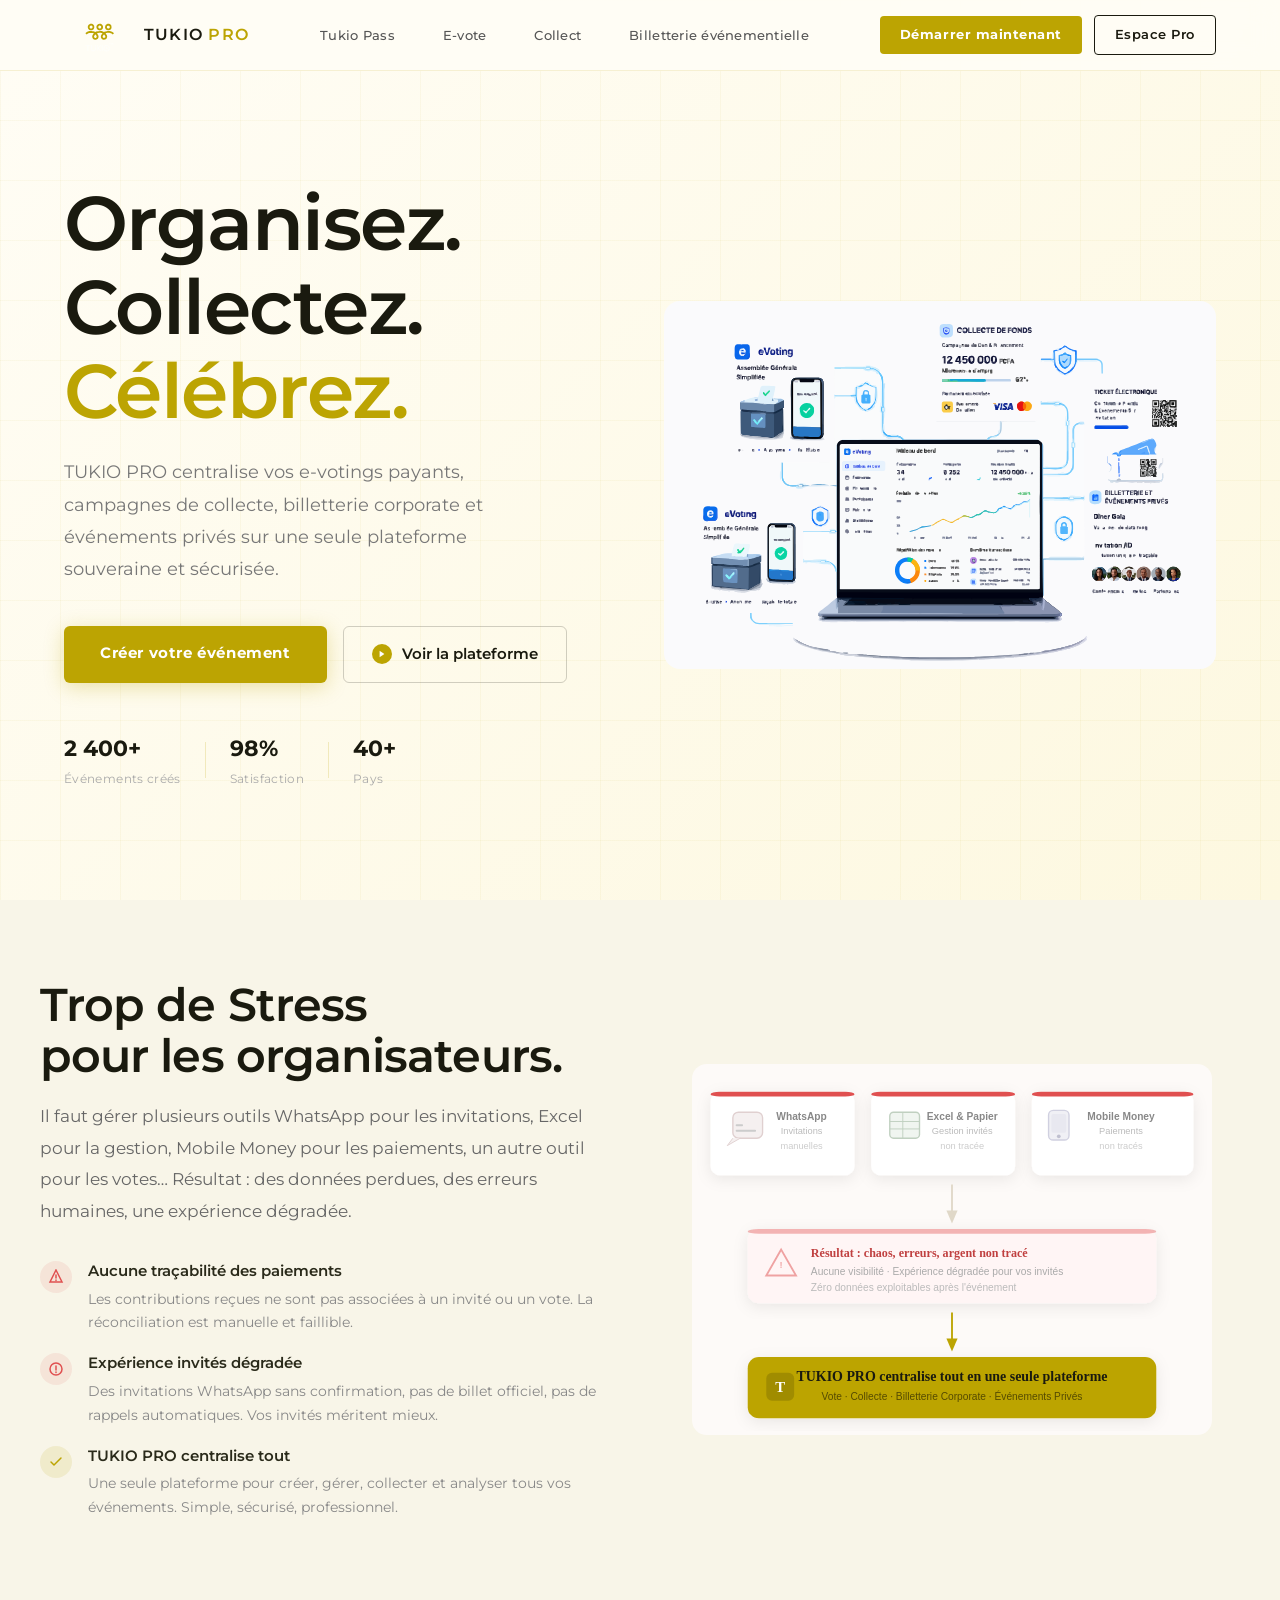
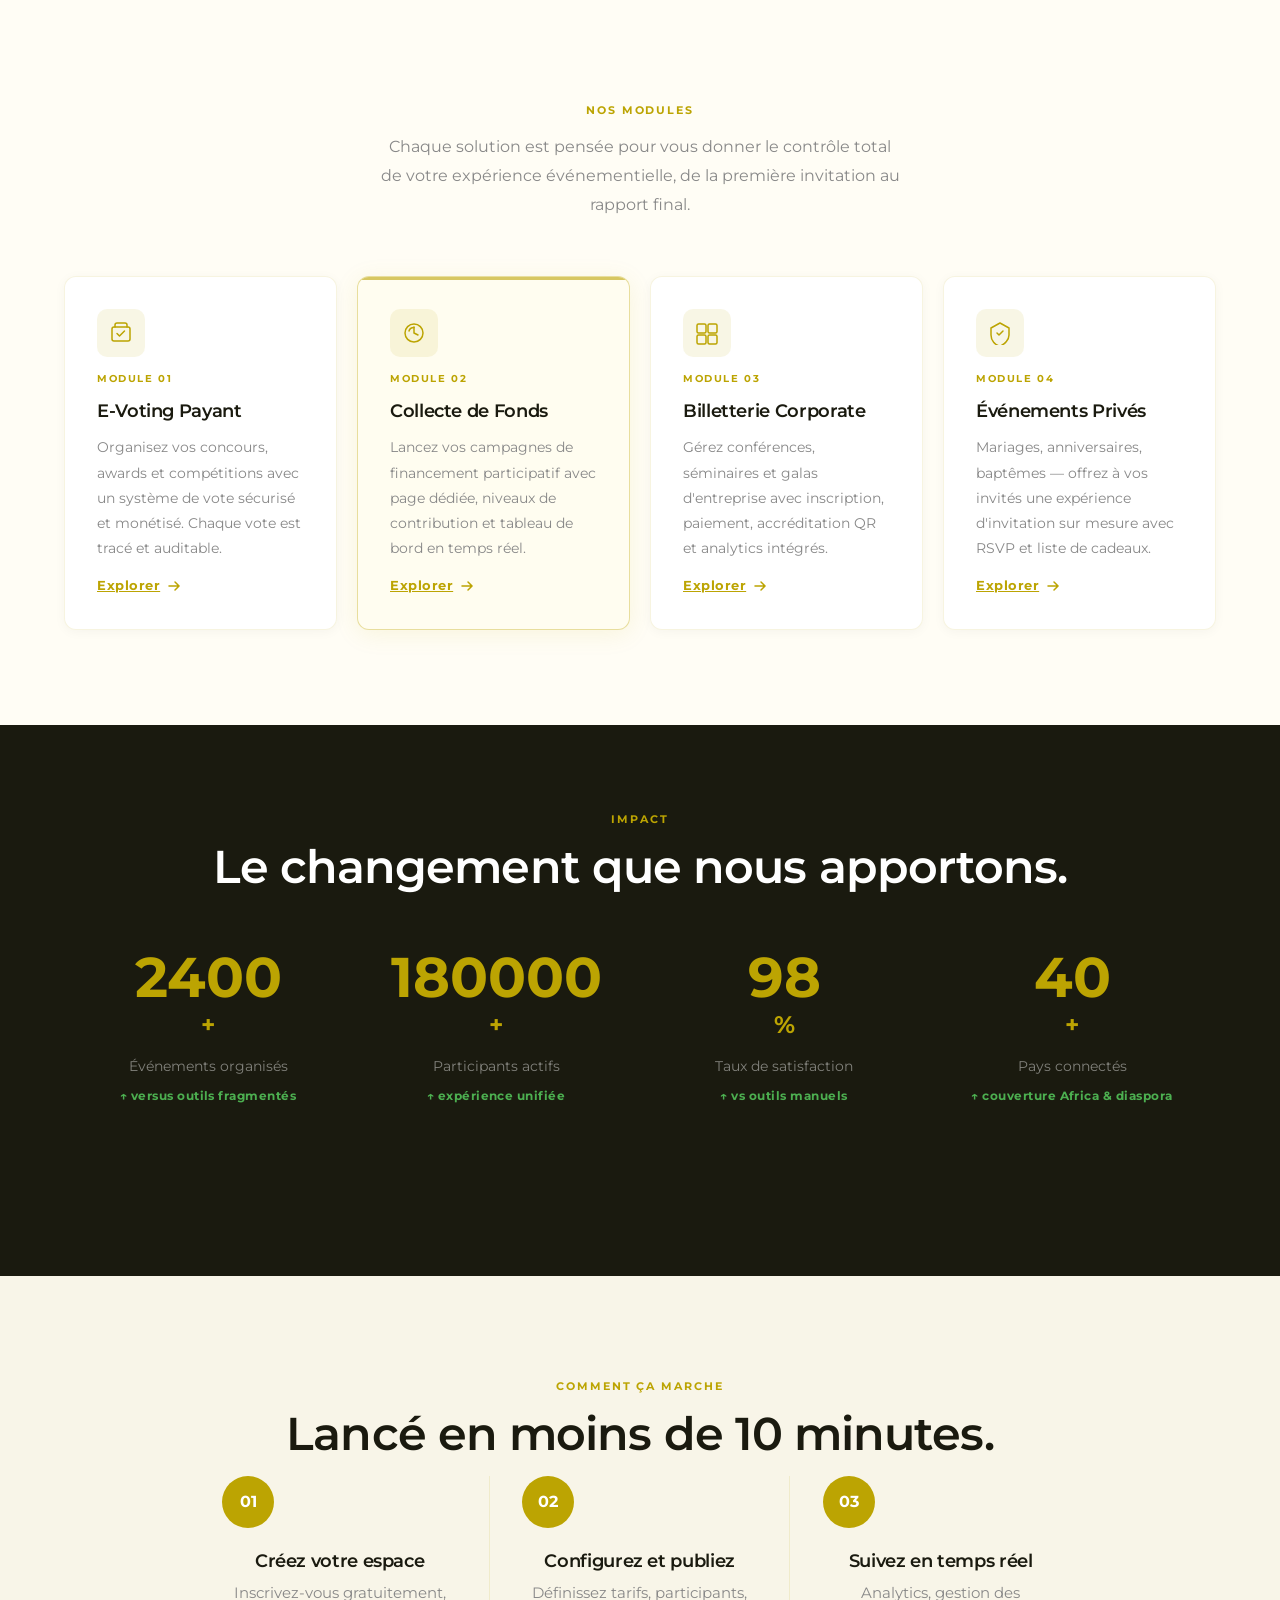
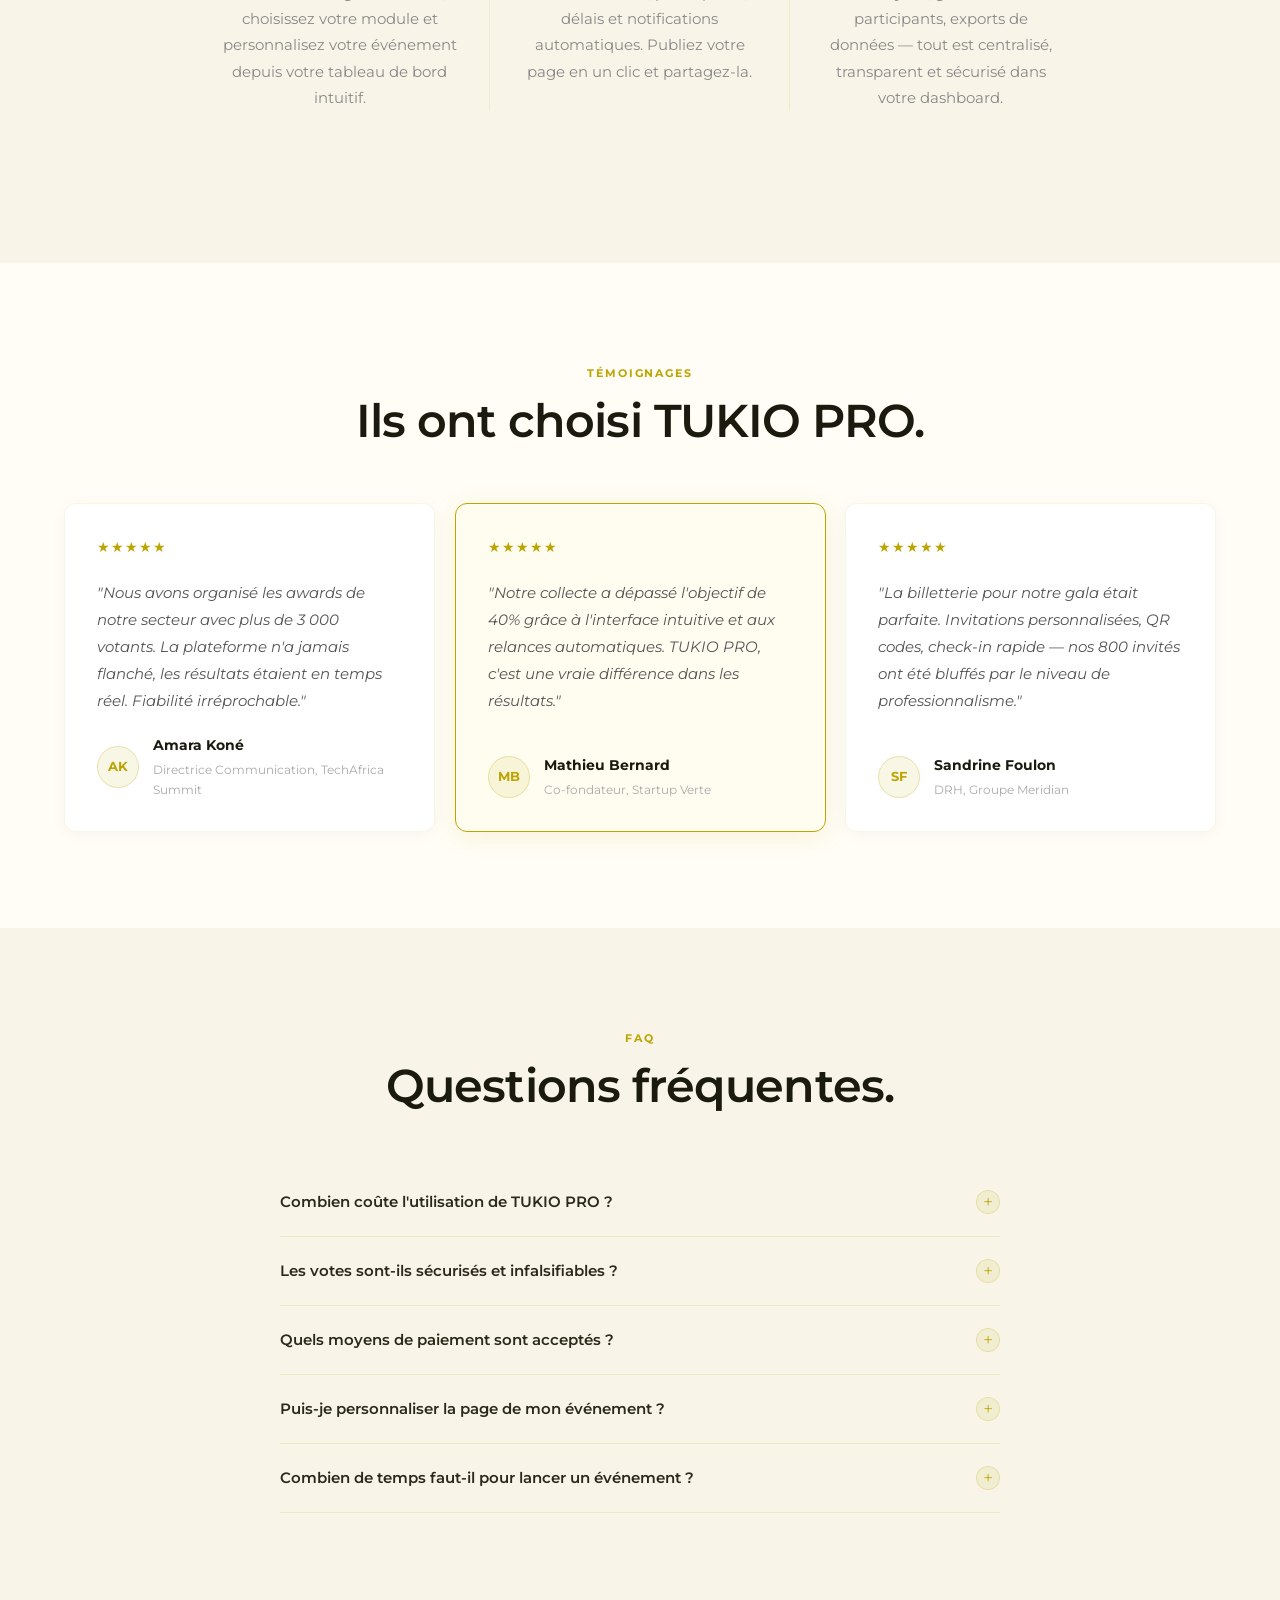
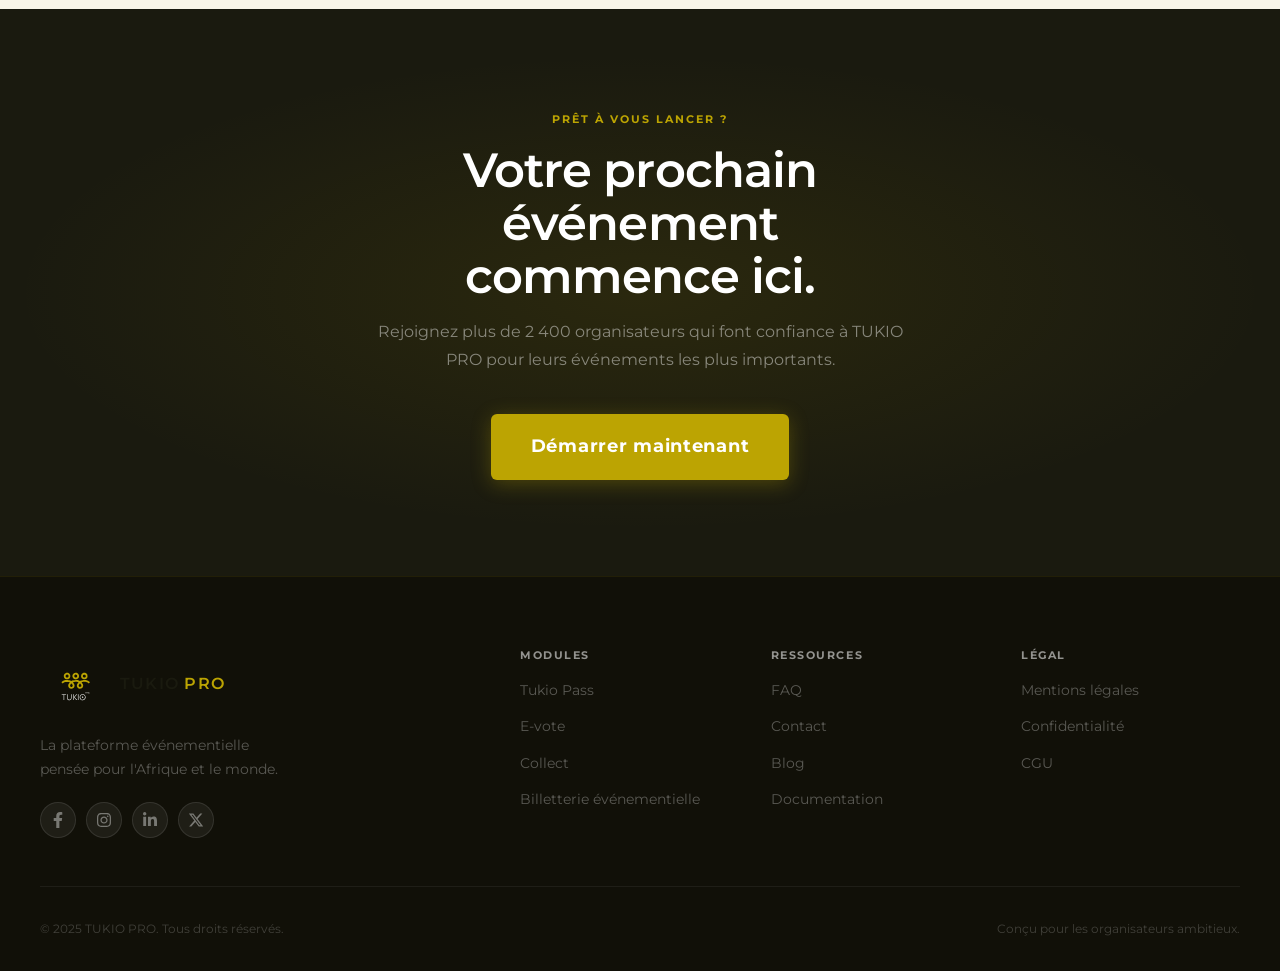
<file: index.html>
<!DOCTYPE html>
<html lang="fr">

<head>
  <meta charset="UTF-8">
  <meta name="viewport" content="width=device-width, initial-scale=1.0">
  <meta name="description"
    content="TUKIO PRO — La plateforme digitale premium pour vos e-votings payants, collectes de fonds, billetterie corporate et événements privés. Organisez, collectez, célébrez.">
  <meta name="keywords"
    content="e-voting, collecte de fonds, billetterie corporate, billetterie événement, concours, awards, plateforme événementielle Afrique">
  <meta property="og:title" content="TUKIO PRO — Plateforme Événementielle Premium">
  <meta property="og:description" content="E-voting · Collecte · Billetterie Corporate · Événements Privés">
  <meta property="og:type" content="website">
  <title>TUKIO PRO — Plateforme Événementielle Premium</title>
  <link rel="preconnect" href="https://fonts.googleapis.com">
  <link rel="preconnect" href="https://fonts.gstatic.com" crossorigin>
  <link href="https://fonts.googleapis.com/css2?family=Montserrat:wght@300;400;500;600;700&display=swap"
    rel="stylesheet">
  <link rel="stylesheet" href="style.css">
</head>

<body>

  <!-- ===== NAVBAR ===== -->
  <header class="navbar" role="banner" id="navbar">
    <nav class="nav-container" aria-label="Navigation principale">

      <!-- Logo -->
      <a href="#" class="nav-logo" aria-label="TUKIO PRO — Accueil">
        <img src="images/Logotukio.svg" alt="TUKIO PRO" class="logo-image" />
        <span class="logo-text-alt">TUKIO <em>PRO</em></span>
      </a>

      <!-- Liens modules — centre -->
      <ul class="nav-links" role="list">
        <li><a href="tukio-pass/index.html" class="nav-link">Tukio Pass</a></li>
        <li><a href="e-voting/index.html" class="nav-link">E-vote</a></li>
        <li><a href="crowdfunding/index.html" class="nav-link">Collect</a></li>
        <li><a href="billetterie/index.html" class="nav-link">Billetterie événementielle</a></li>
      </ul>

      <!-- Actions — droite -->
      <div class="nav-actions">
        <a href="signup/index.html" class="btn-nav-pro">Démarrer maintenant</a>
        <a href="login/index.html" class="btn-nav-login">Espace Pro</a>
        <button class="hamburger" aria-label="Ouvrir le menu" aria-expanded="false" aria-controls="mobile-menu">
          <span class="hamburger-line"></span>
          <span class="hamburger-line"></span>
          <span class="hamburger-line"></span>
        </button>
      </div>
    </nav>

    <!-- Menu mobile -->
    <div class="mobile-menu" id="mobile-menu" aria-hidden="true" role="dialog" aria-label="Menu mobile">
      <ul class="mobile-nav-links" role="list">
        <li><a href="tukio-pass/index.html" class="mobile-nav-link">Tukio Pass</a></li>
        <li><a href="e-voting/index.html" class="mobile-nav-link">E-vote</a></li>
        <li><a href="crowdfunding/index.html" class="mobile-nav-link">Collect</a></li>
        <li><a href="billetterie/index.html" class="mobile-nav-link">Billetterie événementielle</a></li>
      </ul>
      <div class="mobile-nav-actions">
        <a href="signup/index.html" class="btn-nav-pro">Démarrer maintenant</a>
        <a href="login/index.html" class="btn-nav-login">Espace Pro</a>
      </div>
    </div>
  </header>

  <main id="main-content">

    <!-- ===== HERO ===== -->
    <section class="hero" aria-labelledby="hero-title">
      <div class="hero-bg" aria-hidden="true"></div>
      <div class="hero-grid-lines" aria-hidden="true"></div>
      <div class="hero-container">

        <!-- Contenu gauche -->
        <div class="hero-content">
          <h1 class="hero-title" id="hero-title">
            Organisez. Collectez. <span class="hero-title-accent">Célébrez.</span>
          </h1>
          <p class="hero-subtitle">
            TUKIO PRO centralise vos e-votings payants, campagnes de collecte, billetterie corporate et événements
            privés sur une seule plateforme souveraine et sécurisée.
          </p>
          <div class="hero-actions">
            <a href="#contact" class="btn-hero-primary">Créer votre événement</a>
            <a href="#services" class="btn-hero-secondary">
              <span class="btn-play" aria-hidden="true">
                <svg viewBox="0 0 8 10" aria-hidden="true">
                  <path d="M1 1l6 4-6 4V1z" />
                </svg>
              </span>
              Voir la plateforme
            </a>
          </div>
          <div class="hero-trust" aria-label="Indicateurs de confiance">
            <div class="trust-item">
              <strong>2 400+</strong>
              <span>Événements créés</span>
            </div>
            <div class="trust-divider" aria-hidden="true"></div>
            <div class="trust-item">
              <strong>98%</strong>
              <span>Satisfaction</span>
            </div>
            <div class="trust-divider" aria-hidden="true"></div>
            <div class="trust-item">
              <strong>40+</strong>
              <span>Pays</span>
            </div>
          </div>
        </div>

        <!-- Image droite -->
        <div class="hero-image">
          <img src="../images/hero-event.svg" alt="Dashboard TUKIO PRO — événements, votes et collectes en temps réel"
            width="560" height="520" loading="eager">
        </div>
      </div>
    </section>

    <!-- ===== CONSTAT ===== -->
    <section class="constat-section" id="constat" aria-labelledby="constat-title">
      <div class="constat-inner">
        <div class="constat-header reveal">
          <h2 class="section-title" id="constat-title" style="text-align:left; margin-bottom:1.25rem;">
            Trop de Stress<br>pour les organisateurs.
          </h2>
          <p class="constat-intro">
           Il faut gérer plusieurs outils WhatsApp pour les invitations, Excel pour la gestion, Mobile Money pour les paiements, un autre outil pour
            les votes… Résultat : des données perdues, des erreurs humaines, une expérience dégradée.
          </p>
          <div class="constat-points">
            <div class="constat-point">
              <div class="constat-point-icon constat-point-icon--red">
                <svg width="16" height="16" viewBox="0 0 16 16" fill="none">
                  <path d="M8 1L14 13H2L8 1z" stroke="#E05050" stroke-width="1.5" fill="none" />
                  <path d="M8 6v3M8 11v.5" stroke="#E05050" stroke-width="1.5" stroke-linecap="round" />
                </svg>
              </div>
              <div class="constat-point-text">
                <strong>Aucune traçabilité des paiements</strong>
                <p>Les contributions reçues ne sont pas associées à un invité ou un
                  vote. La réconciliation est manuelle et faillible.</p>
              </div>
            </div>
            <div class="constat-point">
              <div class="constat-point-icon constat-point-icon--red">
                <svg width="16" height="16" viewBox="0 0 16 16" fill="none">
                  <circle cx="8" cy="8" r="6" stroke="#E05050" stroke-width="1.5" />
                  <path d="M8 5v4M8 11v.5" stroke="#E05050" stroke-width="1.5" stroke-linecap="round" />
                </svg>
              </div>
              <div class="constat-point-text">
                <strong>Expérience invités dégradée</strong>
                <p>Des invitations WhatsApp sans confirmation, pas de billet officiel, pas de rappels automatiques. Vos
                  invités méritent mieux.</p>
              </div>
            </div>
            <div class="constat-point">
              <div class="constat-point-icon constat-point-icon--gold">
                <svg width="16" height="16" viewBox="0 0 16 16" fill="none">
                  <path d="M3 8l3 3 7-7" stroke="#BCA402" stroke-width="1.5" stroke-linecap="round"
                    stroke-linejoin="round" />
                </svg>
              </div>
              <div class="constat-point-text">
                <strong>TUKIO PRO centralise tout</strong>
                <p>Une seule plateforme pour créer, gérer, collecter et analyser tous vos événements. Simple, sécurisé,
                  professionnel.</p>
              </div>
            </div>
          </div>
        </div>
        <div class="constat-image reveal">
          <img src="../images/constat-illustration.svg" alt="Comparaison avant / après TUKIO PRO" width="520"
            height="400" loading="lazy">
        </div>
      </div>
    </section>

    <!-- ===== SERVICES ===== -->
    <section class="services-section" id="services" aria-labelledby="services-title">
      <div class="section-container">
        <div class="section-header reveal">
          <span class="section-eyebrow">Nos modules</span>
          <p class="section-desc">Chaque solution est pensée pour vous donner le contrôle total de votre expérience
            événementielle, de la première invitation au rapport final.</p>
        </div>

        <div class="services-grid">

          <!-- E-Voting -->
          <article class="service-card reveal" aria-labelledby="svc-evoting">
            <div class="service-icon">
              <svg viewBox="0 0 24 24" fill="none" stroke="#BCA402" stroke-width="1.5" stroke-linecap="round"
                stroke-linejoin="round">
                <rect x="3" y="6" width="18" height="14" rx="2" />
                <path d="M8 12.5l2.5 2.5 5-5" />
                <path d="M6 6V4a2 2 0 0 1 2-2h8a2 2 0 0 1 2 2v2" />
              </svg>
            </div>
            <span class="service-tag">Module 01</span>
            <h3 class="service-title" id="svc-evoting">E-Voting Payant</h3>
            <p class="service-desc">Organisez vos concours, awards et compétitions avec un système de vote sécurisé et
              monétisé. Chaque vote est tracé et auditable.</p>
            <a href="../e-voting/index.html" class="service-link" aria-label="Explorer le module E-Voting">
              Explorer
              <svg class="service-arrow" viewBox="0 0 16 16" fill="none" stroke="#BCA402" stroke-width="1.5"
                stroke-linecap="round">
                <path d="M3 8h10M9 4l4 4-4 4" />
              </svg>
            </a>
          </article>

          <!-- Collecte -->
          <article class="service-card service-card--featured reveal" aria-labelledby="svc-collecte">
            <div class="service-icon">
              <svg viewBox="0 0 24 24" fill="none" stroke="#BCA402" stroke-width="1.5" stroke-linecap="round"
                stroke-linejoin="round">
                <circle cx="12" cy="12" r="9" />
                <path d="M12 6v6l4 2" />
                <path d="M7 10c.5-2 2.5-3.5 5-3.5" />
              </svg>
            </div>
            <span class="service-tag">Module 02</span>
            <h3 class="service-title" id="svc-collecte">Collecte de Fonds</h3>
            <p class="service-desc">Lancez vos campagnes de financement participatif avec page dédiée, niveaux de
              contribution et tableau de bord en temps réel.</p>
            <a href="../crowdfunding/index.html" class="service-link" aria-label="Explorer le module Collecte">
              Explorer
              <svg class="service-arrow" viewBox="0 0 16 16" fill="none" stroke="#BCA402" stroke-width="1.5"
                stroke-linecap="round">
                <path d="M3 8h10M9 4l4 4-4 4" />
              </svg>
            </a>
          </article>

          <!-- Corporate -->
          <article class="service-card reveal" aria-labelledby="svc-corporate">
            <div class="service-icon">
              <svg viewBox="0 0 24 24" fill="none" stroke="#BCA402" stroke-width="1.5" stroke-linecap="round"
                stroke-linejoin="round">
                <rect x="2" y="3" width="9" height="9" rx="1.5" />
                <rect x="13" y="3" width="9" height="9" rx="1.5" />
                <rect x="2" y="14" width="9" height="9" rx="1.5" />
                <rect x="13" y="14" width="9" height="9" rx="1.5" />
              </svg>
            </div>
            <span class="service-tag">Module 03</span>
            <h3 class="service-title" id="svc-corporate">Billetterie Corporate</h3>
            <p class="service-desc">Gérez conférences, séminaires et galas d'entreprise avec inscription, paiement,
              accréditation QR et analytics intégrés.</p>
            <a href="../corporate-ticketing/index.html" class="service-link"
              aria-label="Explorer la Billetterie Corporate">
              Explorer
              <svg class="service-arrow" viewBox="0 0 16 16" fill="none" stroke="#BCA402" stroke-width="1.5"
                stroke-linecap="round">
                <path d="M3 8h10M9 4l4 4-4 4" />
              </svg>
            </a>
          </article>

          <!-- Privé -->
          <article class="service-card reveal" aria-labelledby="svc-private">
            <div class="service-icon">
              <svg viewBox="0 0 24 24" fill="none" stroke="#BCA402" stroke-width="1.5" stroke-linecap="round"
                stroke-linejoin="round">
                <path d="M12 2L3 7v7c0 5.5 4 10 9 11.2C17 23 21 18.5 21 14V7L12 2z" />
                <path d="M9 12l2 2 4-4" />
              </svg>
            </div>
            <span class="service-tag">Module 04</span>
            <h3 class="service-title" id="svc-private">Événements Privés</h3>
            <p class="service-desc">Mariages, anniversaires, baptêmes — offrez à vos invités une expérience d'invitation
              sur mesure avec RSVP et liste de cadeaux.</p>
            <a href="../private-ticketing/index.html" class="service-link" aria-label="Explorer les Événements Privés">
              Explorer
              <svg class="service-arrow" viewBox="0 0 16 16" fill="none" stroke="#BCA402" stroke-width="1.5"
                stroke-linecap="round">
                <path d="M3 8h10M9 4l4 4-4 4" />
              </svg>
            </a>
          </article>

        </div>
      </div>
    </section>

    <!-- ===== STATS ===== -->
    <section class="stats-section" aria-labelledby="stats-title">
      <div class="section-container">
        <div class="section-header reveal" style="margin-bottom:3rem;">
          <span class="section-eyebrow">Impact</span>
          <h2 class="section-title section-title--white" id="stats-title" style="color:white;">Le changement que nous
            apportons.</h2>
          <iv>
            <div class="stats-grid" role="list">
              <div class="stat-card reveal" role="listitem">
                <span class="stat-number">2400</span><span class="stat-suffix">+</span>
                <p class="stat-label">Événements organisés</p>
                <span class="stat-change">↑ versus outils fragmentés</span>
              </div>
              <div class="stat-card reveal" role="listitem">
                <span class="stat-number">180000</span><span class="stat-suffix">+</span>
                <p class="stat-label">Participants actifs</p>
                <span class="stat-change">↑ expérience unifiée</span>
              </div>
              <div class="stat-card reveal" role="listitem">
                <span class="stat-number">98</span><span class="stat-suffix">%</span>
                <p class="stat-label">Taux de satisfaction</p>
                <span class="stat-change">↑ vs outils manuels</span>
              </div>
              <div class="stat-card reveal" role="listitem">
                <span class="stat-number">40</span><span class="stat-suffix">+</span>
                <p class="stat-label">Pays connectés</p>
                <span class="stat-change">↑ couverture Africa &amp; diaspora</span>
              </div>
            </div>
        </div>
    </section>

    <!-- ===== HOW IT WORKS ===== -->
    <section class="how-section" id="how" aria-labelledby="how-title">
      <div class="section-container">
        <div class="section-header reveal">
          <span class="section-eyebrow">Comment ça marche</span>
          <h2 class="section-title" id="how-title">Lancé en moins de 10 minutes.</h2>
          <div class="steps-grid">
          <div class="step-item reveal">
            <div class="step-number-wrap" aria-hidden="true">
              <span class="step-number">01</span>
            </div>
            <div class="step-content">
              <h3 class="step-title">Créez votre espace</h3>
              <p class="step-desc">Inscrivez-vous gratuitement, choisissez votre module et personnalisez votre événement
                depuis votre tableau de bord intuitif.</p>
            </div>
          </div>
          <div class="step-item reveal">
            <div class="step-number-wrap" aria-hidden="true">
              <span class="step-number">02</span>
            </div>
            <div class="step-content">
              <h3 class="step-title">Configurez et publiez</h3>
              <p class="step-desc">Définissez tarifs, participants, délais et notifications automatiques. Publiez votre
                page en un clic et partagez-la.</p>
            </div>
          </div>
          <div class="step-item reveal">
            <div class="step-number-wrap" aria-hidden="true">
              <span class="step-number">03</span>
            </div>
            <div class="step-content">
              <h3 class="step-title">Suivez en temps réel</h3>
              <p class="step-desc">Analytics, gestion des participants, exports de données — tout est centralisé,
                transparent et sécurisé dans votre dashboard.</p>
            </div>
          </div>
        </div>
      </div>
    </section>

    <!-- ===== TESTIMONIALS ===== -->
    <section class="testimonials-section" id="testimonials" aria-labelledby="testimonials-title">
      <div class="section-container">
        <div class="section-header reveal">
          <span class="section-eyebrow">Témoignages</span>
          <h2 class="section-title" id="testimonials-title">Ils ont choisi TUKIO PRO.</h2>
        </div>
        <div class="testimonials-grid" role="list">
          <blockquote class="testimonial-card reveal" role="listitem">
          <div class="testimonial-stars" aria-label="5 étoiles sur 5">★★★★★</div>
          <p class="testimonial-text">"Nous avons organisé les awards de notre secteur avec plus de 3 000 votants. La
            plateforme n'a jamais flanché, les résultats étaient en temps réel. Fiabilité irréprochable."</p>
          <footer class="testimonial-author">
            <div class="author-avatar" aria-hidden="true">AK</div>
            <div class="author-info">
              <cite class="author-name">Amara Koné</cite>
              <span class="author-role">Directrice Communication, TechAfrica Summit</span>
            </div>
          </footer>
          </blockquote>

          <blockquote class="testimonial-card testimonial-card--featured reveal" role="listitem">
            <div class="testimonial-stars" aria-label="5 étoiles sur 5">★★★★★</div>
            <p class="testimonial-text">"Notre collecte a dépassé l'objectif de 40% grâce à l'interface intuitive et aux
              relances automatiques. TUKIO PRO, c'est une vraie différence dans les résultats."</p>
            <footer class="testimonial-author">
              <div class="author-avatar" aria-hidden="true">MB</div>
              <div class="author-info">
                <cite class="author-name">Mathieu Bernard</cite>
                <span class="author-role">Co-fondateur, Startup Verte</span>
              </div>
            </footer>
          </blockquote>

          <blockquote class="testimonial-card reveal" role="listitem">
            <div class="testimonial-stars" aria-label="5 étoiles sur 5">★★★★★</div>
            <p class="testimonial-text">"La billetterie pour notre gala était parfaite. Invitations personnalisées, QR
              codes, check-in rapide — nos 800 invités ont été bluffés par le niveau de professionnalisme."</p>
            <footer class="testimonial-author">
              <div class="author-avatar" aria-hidden="true">SF</div>
              <div class="author-info">
                <cite class="author-name">Sandrine Foulon</cite>
                <span class="author-role">DRH, Groupe Meridian</span>
              </div>
            </footer>
          </blockquote>

      </div>
      </div>
    </section>

    <!-- ===== FAQ ===== -->
    <section class="faq-section" id="faq" aria-labelledby="faq-title">
      <div class="section-container">
        <div class="section-header reveal">
          <span class="section-eyebrow">FAQ</span>
          <h2 class="section-title" id="faq-title">Questions fréquentes.</h2>
        </div>
        <div class="faq-list" role="list">
          <div class="faq-item" role="listitem">
          <button class="faq-question" aria-expanded="false" aria-controls="faq-1">
            Combien coûte l'utilisation de TUKIO PRO ?
            <span class="faq-icon" aria-hidden="true">+</span>
          </button>
          <div class="faq-answer" id="faq-1" hidden>
            <p>TUKIO PRO fonctionne sur un modèle à la performance : vous ne payez qu'en cas de succès de votre
              événement. Aucun frais d'abonnement mensuel. Contactez-nous pour un devis personnalisé selon votre volume
              et votre type d'événement.</p>
          </div>
        </div>

        <div class="faq-item" role="listitem">
          <button class="faq-question" aria-expanded="false" aria-controls="faq-2">
            Les votes sont-ils sécurisés et infalsifiables ?
            <span class="faq-icon" aria-hidden="true">+</span>
          </button>
          <div class="faq-answer" id="faq-2" hidden>
            <p>Oui. Chaque vote est lié à une transaction de paiement unique et vérifiable. Notre système empêche toute
              duplication ou manipulation. Vous recevez un rapport d'audit complet à la clôture de votre concours.</p>
          </div>
        </div>

        <div class="faq-item" role="listitem">
          <button class="faq-question" aria-expanded="false" aria-controls="faq-3">
            Quels moyens de paiement sont acceptés ?
            <span class="faq-icon" aria-hidden="true">+</span>
          </button>
          <div class="faq-answer" id="faq-3" hidden>
            <p>Nous acceptons les cartes bancaires (Visa, Mastercard), Mobile Money (Orange Money, MTN MoMo, Wave) et
              les virements pour les comptes entreprise. Notre intégration couvre plus de 40 pays.</p>
          </div>
        </div>

        <div class="faq-item" role="listitem">
          <button class="faq-question" aria-expanded="false" aria-controls="faq-4">
            Puis-je personnaliser la page de mon événement ?
            <span class="faq-icon" aria-hidden="true">+</span>
          </button>
          <div class="faq-answer" id="faq-4" hidden>
            <p>Absolument. Chaque page événement est entièrement personnalisable : logo, couleurs, textes, visuels, URL
              personnalisée. Votre marque reste au premier plan, TUKIO PRO s'efface discrètement.</p>
          </div>
        </div>

        <div class="faq-item" role="listitem">
          <button class="faq-question" aria-expanded="false" aria-controls="faq-5">
            Combien de temps faut-il pour lancer un événement ?
            <span class="faq-icon" aria-hidden="true">+</span>
          </button>
          <div class="faq-answer" id="faq-5" hidden>
            <p>Moins de 10 minutes pour un événement standard. Notre assistant de configuration vous guide étape par
              étape. Pour les grands événements corporate, notre équipe vous accompagne de A à Z.</p>
          </div>
        </div>

      </div>
      </div>
    </section>

    <!-- ===== CTA ===== -->
    <section class="cta-section" id="contact" aria-labelledby="cta-title">
      <div class="cta-bg-glow" aria-hidden="true"></div>
      <div class="section-container">
        <div class="cta-content">
          <span class="cta-eyebrow">Prêt à vous lancer ?</span>
          <h2 class="cta-title" id="cta-title">Votre prochain événement<br>commence ici.</h2>
          <p class="cta-desc">Rejoignez plus de 2 400 organisateurs qui font confiance à TUKIO PRO pour leurs événements
            les plus importants.</p>
          <div style="margin-top: 2rem;">
            <a href="../signup/index.html" class="btn-hero-primary" style="font-size: 1.125rem; padding: 1.125rem 2.5rem; text-align: center; display: inline-block;">Démarrer maintenant</a>
          </div>
        </div>
      </div>
    </section>

  </main>

  <!-- ===== FOOTER ===== -->
  <footer class="footer" role="contentinfo">
    <div class="footer-container">

      <div class="footer-brand">
        <a href="#" class="footer-logo" aria-label="TUKIO PRO — Retour à l'accueil">
          <img src="images/Logotukio.svg" alt="TUKIO PRO" class="logo-image" />
          <span class="logo-text-alt">TUKIO <em>PRO</em></span>
        </a>
        <p class="footer-tagline">La plateforme événementielle<br>pensée pour l'Afrique et le monde.</p>
        <!-- Réseaux sociaux -->
                <div class="footer-socials" aria-label="Réseaux sociaux">
          <a href="#" class="social-link" aria-label="Facebook">
            <svg viewBox="0 0 320 512" fill="currentColor"><path d="M279.14 288l14.22-92.66h-88.91v-60.13c0-25.35 12.42-50.06 52.24-50.06h40.42V6.26S260.43 0 225.36 0c-73.22 0-121.08 44.38-121.08 124.72v70.62H22.89V288h81.39v224h100.17V288z"/></svg>
          </a>
          <a href="#" class="social-link" aria-label="Instagram">
            <svg viewBox="0 0 448 512" fill="currentColor"><path d="M224.1 141c-63.6 0-114.9 51.3-114.9 114.9s51.3 114.9 114.9 114.9S339 319.5 339 255.9 287.7 141 224.1 141zm0 189.6c-41.1 0-74.7-33.5-74.7-74.7s33.5-74.7 74.7-74.7 74.7 33.5 74.7 74.7-33.6 74.7-74.7 74.7zm146.4-194.3c0 14.9-12 26.8-26.8 26.8-14.9 0-26.8-12-26.8-26.8s12-26.8 26.8-26.8 26.8 12 26.8 26.8zm76.1 27.2c-1.7-35.9-9.9-67.7-36.2-93.9-26.2-26.2-58-34.4-93.9-36.2-37-2.1-147.9-2.1-184.9 0-35.8 1.7-67.6 9.9-93.9 36.1s-34.4 58-36.2 93.9c-2.1 37-2.1 147.9 0 184.9 1.7 35.9 9.9 67.7 36.2 93.9s58 34.4 93.9 36.2c37 2.1 147.9 2.1 184.9 0 35.9-1.7 67.7-9.9 93.9-36.2 26.2-26.2 34.4-58 36.2-93.9 2.1-37 2.1-147.8 0-184.8zM398.8 388c-7.8 19.6-22.9 34.7-42.6 42.6-29.5 11.7-99.5 9-132.1 9s-102.7 2.6-132.1-9c-19.6-7.8-34.7-22.9-42.6-42.6-11.7-29.5-9-99.5-9-132.1s-2.6-102.7 9-132.1c7.8-19.6 22.9-34.7 42.6-42.6 29.5-11.7 99.5-9 132.1-9s102.7-2.6 132.1 9c19.6 7.8 34.7 22.9 42.6 42.6 11.7 29.5 9 99.5 9 132.1s2.7 102.7-9 132.1z"/></svg>
          </a>
          <a href="#" class="social-link" aria-label="LinkedIn">
            <svg viewBox="0 0 448 512" fill="currentColor"><path d="M100.28 448H7.4V148.9h92.88zM53.79 108.1C24.09 108.1 0 83.5 0 53.8a53.79 53.79 0 0 1 107.58 0c0 29.7-24.1 54.3-53.79 54.3zM447.9 448h-92.68V302.4c0-34.7-.7-79.2-48.29-79.2-48.29 0-55.69 37.7-55.69 76.7V448h-92.78V148.9h89.08v40.8h1.3c12.4-23.5 42.69-48.3 87.88-48.3 94 0 111.28 61.9 111.28 142.3V448z"/></svg>
          </a>
          <a href="#" class="social-link" aria-label="X (Twitter)">
            <svg viewBox="0 0 512 512" fill="currentColor"><path d="M389.2 48h70.6L305.6 224.2 487 464H345L233.7 318.6 106.5 464H35.8L200.7 275.5 26.8 48H172.4L272.9 180.9 389.2 48zM364.4 421.8h39.1L151.1 88h-42L364.4 421.8z"/></svg>
          </a>
        </div>
      </div>

      <nav class="footer-nav" aria-label="Navigation du pied de page">
        <div class="footer-col">
          <h3 class="footer-col-title">Modules</h3>
          <ul role="list">
            <li><a href="tukio-pass/index.html" class="footer-link">Tukio Pass</a></li>
            <li><a href="e-voting/index.html" class="footer-link">E-vote</a></li>
            <li><a href="crowdfunding/index.html" class="footer-link">Collect</a></li>
            <li><a href="billetterie/index.html" class="footer-link">Billetterie événementielle</a></li>
          </ul>
        </div>
        <div class="footer-col">
          <h3 class="footer-col-title">Ressources</h3>
          <ul role="list">
            <li><a href="#faq" class="footer-link">FAQ</a></li>
            <li><a href="#contact" class="footer-link">Contact</a></li>
            <li><a href="#" class="footer-link">Blog</a></li>
            <li><a href="#" class="footer-link">Documentation</a></li>
          </ul>
        </div>
        <div class="footer-col">
          <h3 class="footer-col-title">Légal</h3>
          <ul role="list">
            <li><a href="../cgu/index.html" class="footer-link">Mentions légales</a></li>
            <li><a href="../privacy/index.html" class="footer-link">Confidentialité</a></li>
            <li><a href="../cgu/index.html" class="footer-link">CGU</a></li>
          </ul>
        </div>
      </nav>

    </div>
    <div class="footer-bottom">
      <p>© 2025 TUKIO PRO. Tous droits réservés.</p>
      <p>Conçu pour les organisateurs ambitieux.</p>
    </div>
  </footer>

  <script src="script.js"></script>
</body>

</html>
</file>
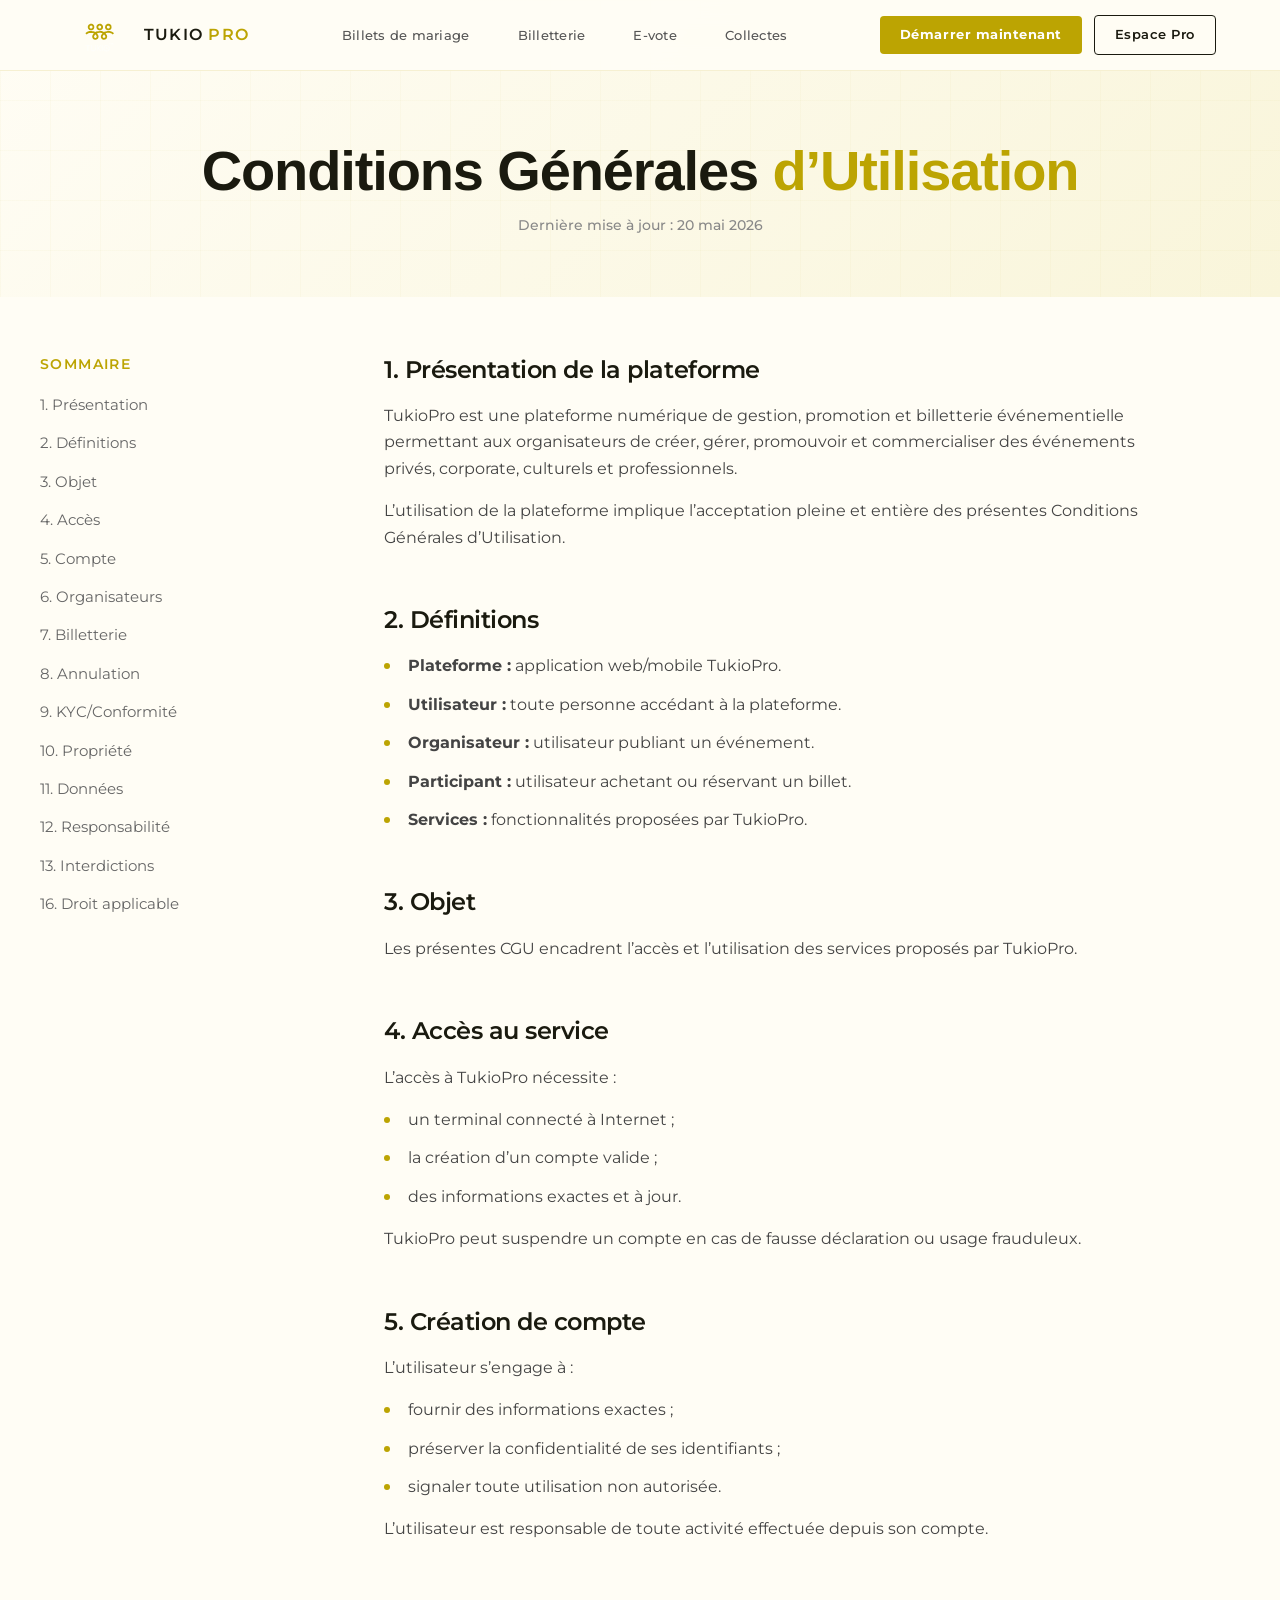
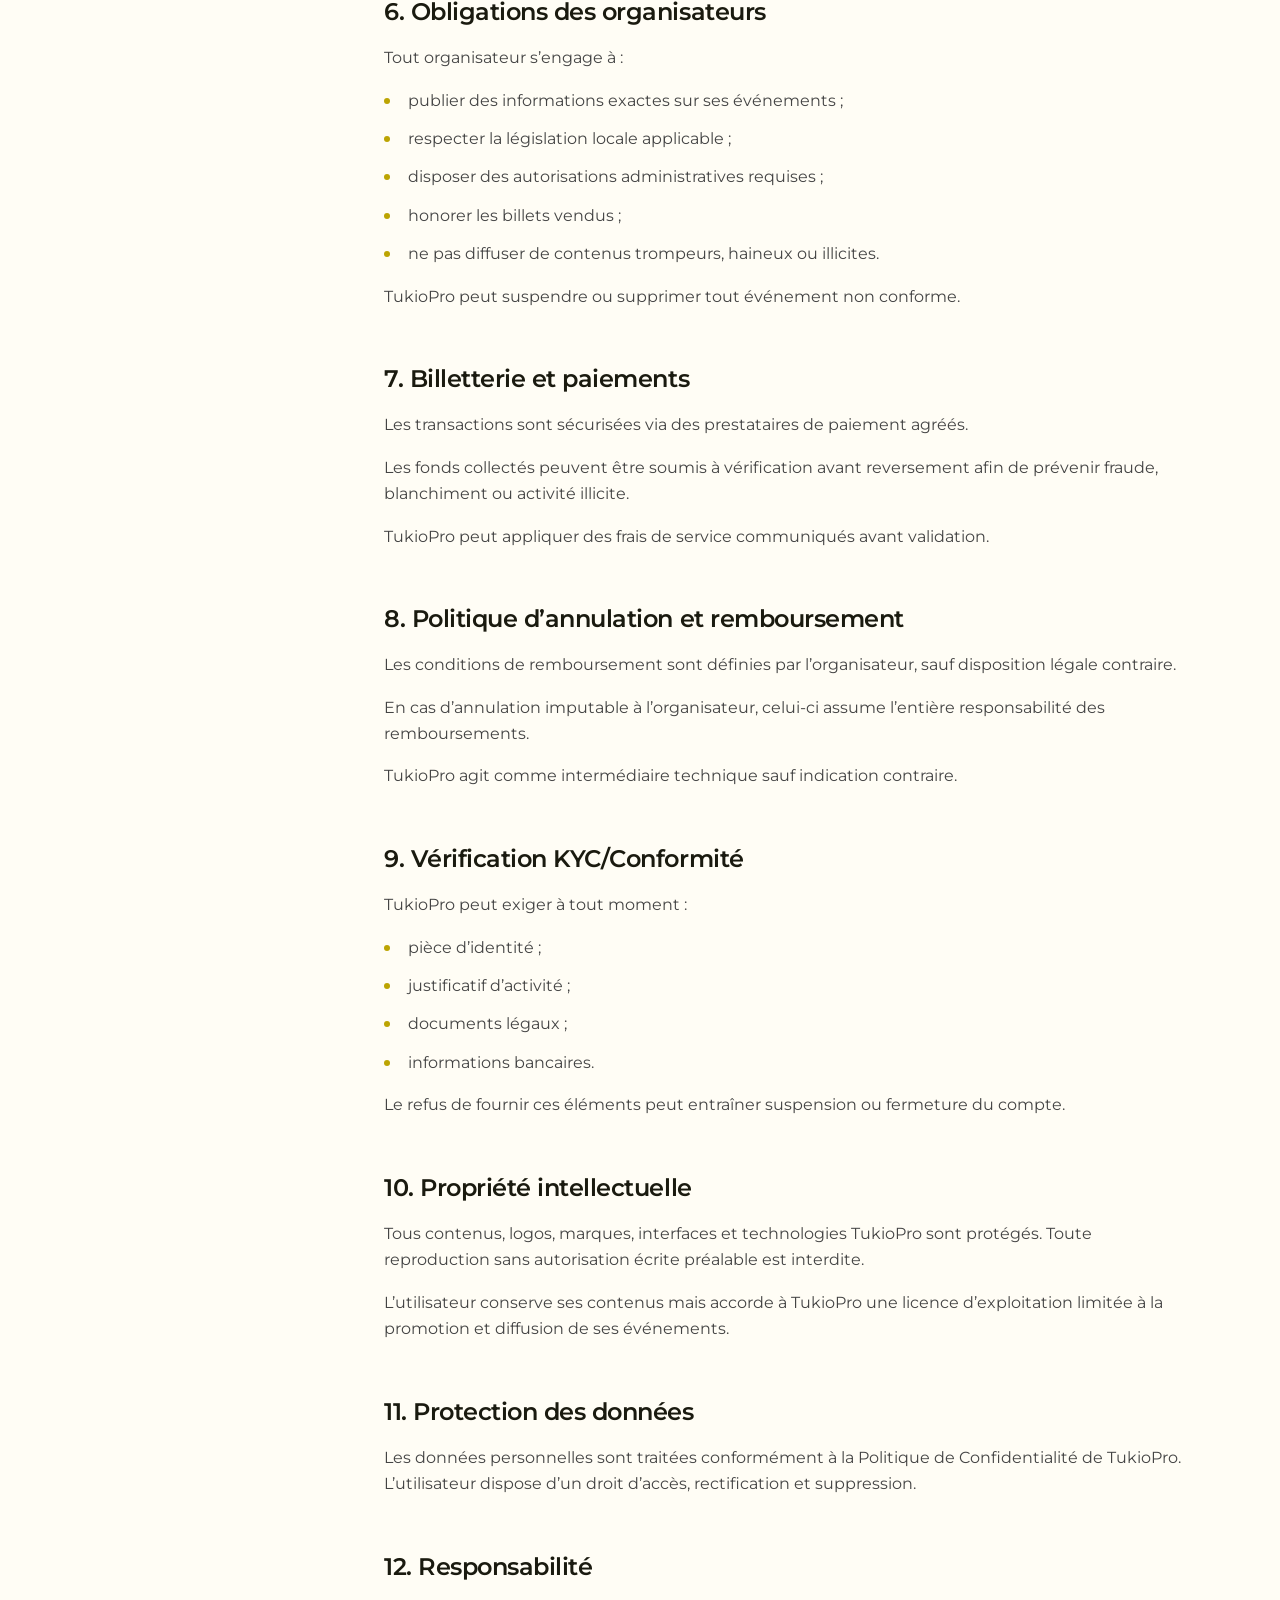
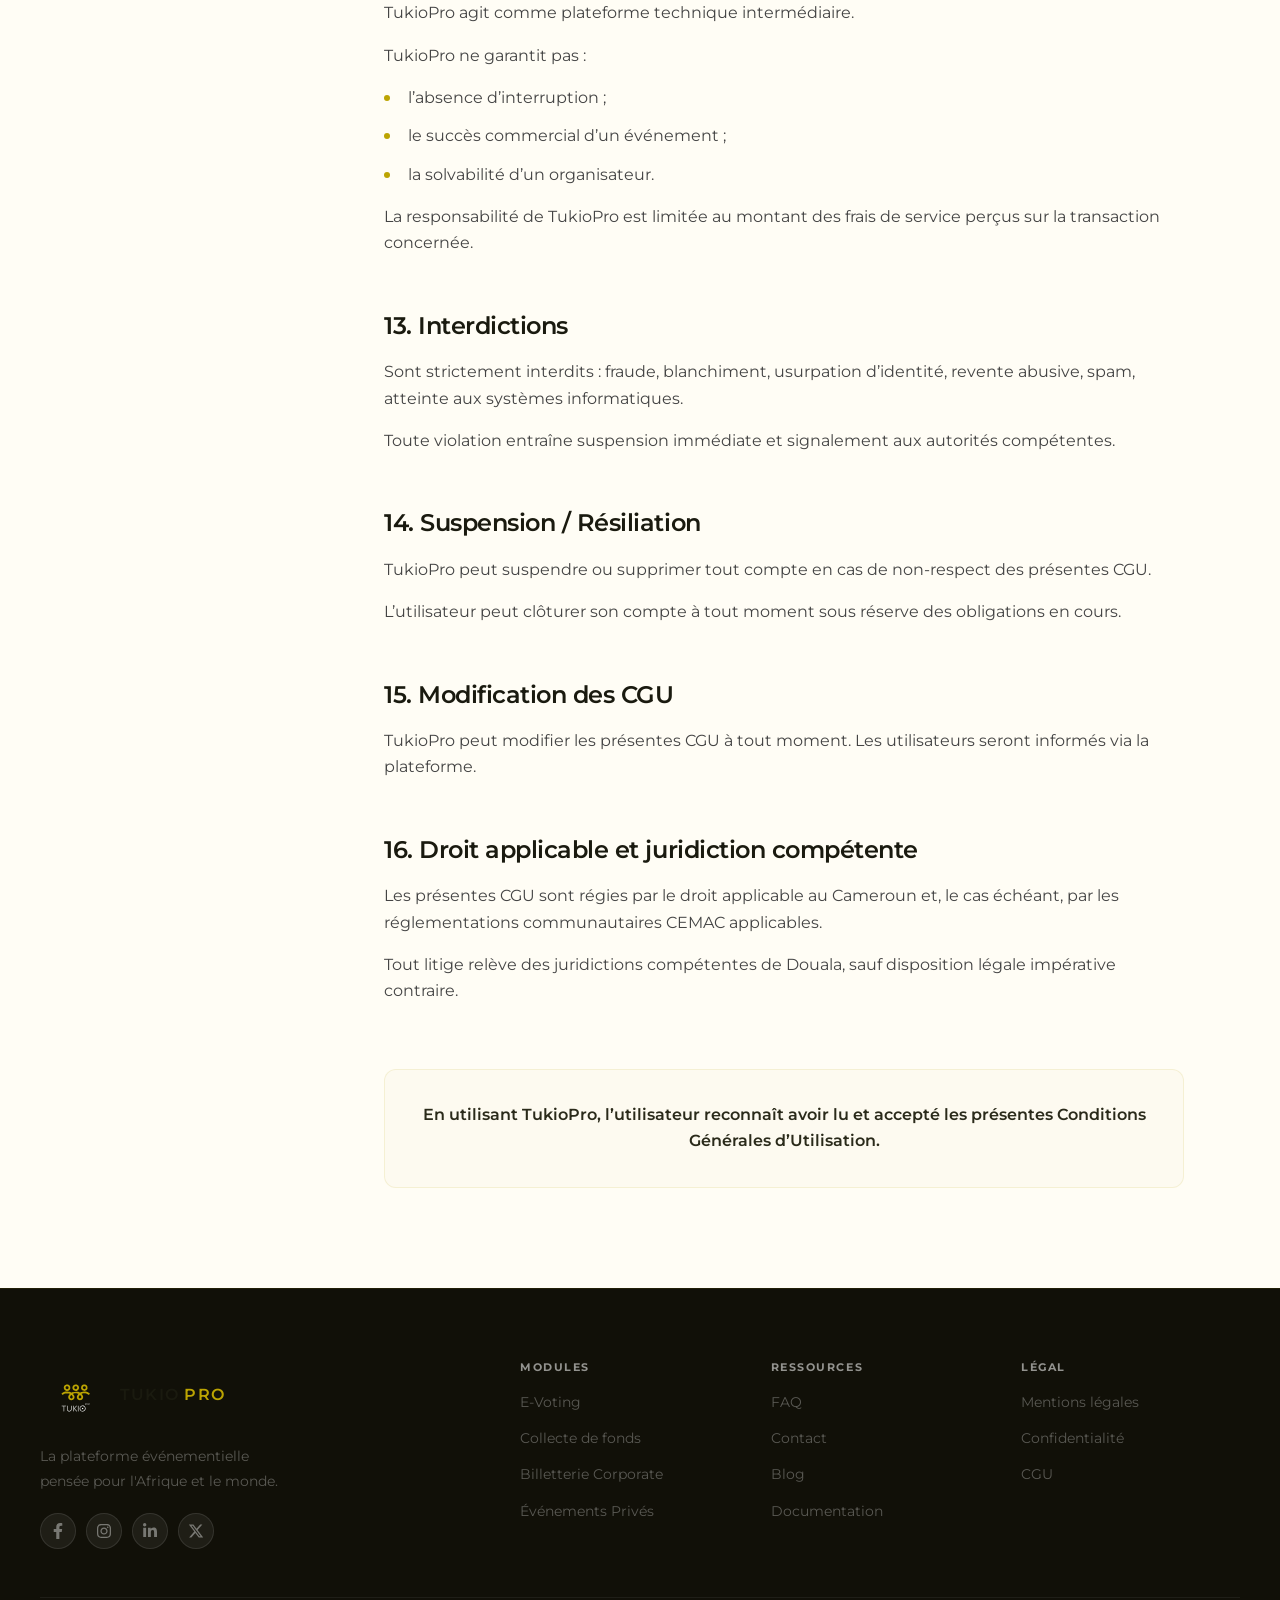
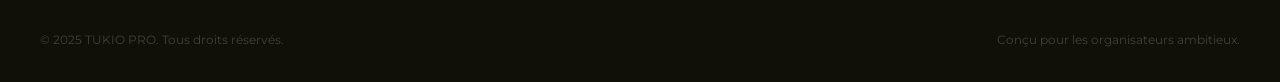
<file: cgu/index.html>
<!DOCTYPE html>
<html lang="fr">
<head>
  <meta charset="UTF-8">
  <meta name="viewport" content="width=device-width, initial-scale=1.0">
  <meta name="description" content="Conditions Générales d'Utilisation (CGU) de TUKIO PRO — Transparence, sécurité et engagement.">
  <title>CGU — TUKIO PRO</title>
  <link rel="preconnect" href="https://fonts.googleapis.com">
  <link rel="preconnect" href="https://fonts.gstatic.com" crossorigin>
  <link href="https://fonts.googleapis.com/css2?family=Montserrat:wght@300;400;500;600;700&display=swap" rel="stylesheet">
  <link rel="stylesheet" href="style.css">
</head>
<body>

  <!-- ===== NAVBAR ===== -->
  <header class="navbar" role="banner" id="navbar">
    <nav class="nav-container" aria-label="Navigation principale">

      <!-- Logo -->
      <a href="../index.html" class="nav-logo" aria-label="TUKIO PRO — Accueil">
        <img src="../images/Logotukio.svg" alt="TUKIO PRO" class="logo-image" />
        <span class="logo-text-alt">TUKIO <em>PRO</em></span>
      </a>

      <!-- Liens modules — centre -->
      <ul class="nav-links" role="list">
        <li><a href="../private-ticketing/index.html" class="nav-link">Billets de mariage</a></li>
        <li><a href="../corporate-ticketing/index.html" class="nav-link">Billetterie</a></li>
        <li><a href="../e-voting/index.html" class="nav-link">E-vote</a></li>
        <li><a href="../crowdfunding/index.html" class="nav-link">Collectes</a></li>
      </ul>

      <!-- Actions — droite -->
      <div class="nav-actions">
        <a href="../signup/index.html" class="btn-nav-pro">Démarrer maintenant</a>
        <a href="../login/index.html" class="btn-nav-login">Espace Pro</a>
        <button class="hamburger" aria-label="Ouvrir le menu" aria-expanded="false" aria-controls="mobile-menu">
          <span class="hamburger-line"></span>
          <span class="hamburger-line"></span>
          <span class="hamburger-line"></span>
        </button>
      </div>
    </nav>

    <!-- Menu mobile -->
    <div class="mobile-menu" id="mobile-menu" aria-hidden="true" role="dialog" aria-label="Menu mobile">
      <ul class="mobile-nav-links" role="list">
        <li><a href="../private-ticketing/index.html" class="mobile-nav-link">Billets de mariage</a></li>
        <li><a href="../corporate-ticketing/index.html" class="mobile-nav-link">Billetterie</a></li>
        <li><a href="../e-voting/index.html" class="mobile-nav-link">E-vote</a></li>
        <li><a href="../crowdfunding/index.html" class="mobile-nav-link">Collectes</a></li>
      </ul>
      <div class="mobile-nav-actions">
        <a href="../signup/index.html" class="btn-nav-pro">Démarrer maintenant</a>
        <a href="../login/index.html" class="btn-nav-login">Espace Pro</a>
      </div>
    </div>
  </header>

  <main id="main-content">
    
    <!-- ===== LEGAL HERO ===== -->
    <section class="legal-hero">
      <div class="legal-hero-bg"></div>
      <div class="section-container">
        <h1 class="legal-title">Conditions Générales <span class="accent">d’Utilisation</span></h1>
        <p class="legal-last-update">Dernière mise à jour : 20 mai 2026</p>
      </div>
    </section>

    <!-- ===== CGU CONTENT ===== -->
    <section class="legal-content-section">
      <div class="section-container">
        <div class="legal-grid">
          
          <!-- Summary Sidebar -->
          <aside class="legal-sidebar">
            <nav class="sticky-nav">
              <h3>Sommaire</h3>
              <ul class="summary-links">
                <li><a href="#sec1">1. Présentation</a></li>
                <li><a href="#sec2">2. Définitions</a></li>
                <li><a href="#sec3">3. Objet</a></li>
                <li><a href="#sec4">4. Accès</a></li>
                <li><a href="#sec5">5. Compte</a></li>
                <li><a href="#sec6">6. Organisateurs</a></li>
                <li><a href="#sec7">7. Billetterie</a></li>
                <li><a href="#sec8">8. Annulation</a></li>
                <li><a href="#sec9">9. KYC/Conformité</a></li>
                <li><a href="#sec10">10. Propriété</a></li>
                <li><a href="#sec11">11. Données</a></li>
                <li><a href="#sec12">12. Responsabilité</a></li>
                <li><a href="#sec13">13. Interdictions</a></li>
                <li><a href="#sec16">16. Droit applicable</a></li>
              </ul>
            </nav>
          </aside>

          <!-- Main Text -->
          <article class="legal-body">
            
            <section id="sec1" class="legal-section">
              <h2>1. Présentation de la plateforme</h2>
              <p>TukioPro est une plateforme numérique de gestion, promotion et billetterie événementielle permettant aux organisateurs de créer, gérer, promouvoir et commercialiser des événements privés, corporate, culturels et professionnels.</p>
              <p>L’utilisation de la plateforme implique l’acceptation pleine et entière des présentes Conditions Générales d’Utilisation.</p>
            </section>

            <section id="sec2" class="legal-section">
              <h2>2. Définitions</h2>
              <ul class="legal-list">
                <li><strong>Plateforme :</strong> application web/mobile TukioPro.</li>
                <li><strong>Utilisateur :</strong> toute personne accédant à la plateforme.</li>
                <li><strong>Organisateur :</strong> utilisateur publiant un événement.</li>
                <li><strong>Participant :</strong> utilisateur achetant ou réservant un billet.</li>
                <li><strong>Services :</strong> fonctionnalités proposées par TukioPro.</li>
              </ul>
            </section>

            <section id="sec3" class="legal-section">
              <h2>3. Objet</h2>
              <p>Les présentes CGU encadrent l’accès et l’utilisation des services proposés par TukioPro.</p>
            </section>

            <section id="sec4" class="legal-section">
              <h2>4. Accès au service</h2>
              <p>L’accès à TukioPro nécessite :</p>
              <ul class="legal-list">
                <li>un terminal connecté à Internet ;</li>
                <li>la création d’un compte valide ;</li>
                <li>des informations exactes et à jour.</li>
              </ul>
              <p>TukioPro peut suspendre un compte en cas de fausse déclaration ou usage frauduleux.</p>
            </section>

            <section id="sec5" class="legal-section">
              <h2>5. Création de compte</h2>
              <p>L’utilisateur s’engage à :</p>
              <ul class="legal-list">
                <li>fournir des informations exactes ;</li>
                <li>préserver la confidentialité de ses identifiants ;</li>
                <li>signaler toute utilisation non autorisée.</li>
              </ul>
              <p>L’utilisateur est responsable de toute activité effectuée depuis son compte.</p>
            </section>

            <section id="sec6" class="legal-section">
              <h2>6. Obligations des organisateurs</h2>
              <p>Tout organisateur s’engage à :</p>
              <ul class="legal-list">
                <li>publier des informations exactes sur ses événements ;</li>
                <li>respecter la législation locale applicable ;</li>
                <li>disposer des autorisations administratives requises ;</li>
                <li>honorer les billets vendus ;</li>
                <li>ne pas diffuser de contenus trompeurs, haineux ou illicites.</li>
              </ul>
              <p>TukioPro peut suspendre ou supprimer tout événement non conforme.</p>
            </section>

            <section id="sec7" class="legal-section">
              <h2>7. Billetterie et paiements</h2>
              <p>Les transactions sont sécurisées via des prestataires de paiement agréés.</p>
              <p>Les fonds collectés peuvent être soumis à vérification avant reversement afin de prévenir fraude, blanchiment ou activité illicite.</p>
              <p>TukioPro peut appliquer des frais de service communiqués avant validation.</p>
            </section>

            <section id="sec8" class="legal-section">
              <h2>8. Politique d’annulation et remboursement</h2>
              <p>Les conditions de remboursement sont définies par l’organisateur, sauf disposition légale contraire.</p>
              <p>En cas d’annulation imputable à l’organisateur, celui-ci assume l’entière responsabilité des remboursements.</p>
              <p>TukioPro agit comme intermédiaire technique sauf indication contraire.</p>
            </section>

            <section id="sec9" class="legal-section">
              <h2>9. Vérification KYC/Conformité</h2>
              <p>TukioPro peut exiger à tout moment :</p>
              <ul class="legal-list">
                <li>pièce d’identité ;</li>
                <li>justificatif d’activité ;</li>
                <li>documents légaux ;</li>
                <li>informations bancaires.</li>
              </ul>
              <p>Le refus de fournir ces éléments peut entraîner suspension ou fermeture du compte.</p>
            </section>

            <section id="sec10" class="legal-section">
              <h2>10. Propriété intellectuelle</h2>
              <p>Tous contenus, logos, marques, interfaces et technologies TukioPro sont protégés. Toute reproduction sans autorisation écrite préalable est interdite.</p>
              <p>L’utilisateur conserve ses contenus mais accorde à TukioPro une licence d’exploitation limitée à la promotion et diffusion de ses événements.</p>
            </section>

            <section id="sec11" class="legal-section">
              <h2>11. Protection des données</h2>
              <p>Les données personnelles sont traitées conformément à la Politique de Confidentialité de TukioPro. L’utilisateur dispose d’un droit d’accès, rectification et suppression.</p>
            </section>

            <section id="sec12" class="legal-section">
              <h2>12. Responsabilité</h2>
              <p>TukioPro agit comme plateforme technique intermédiaire.</p>
              <p>TukioPro ne garantit pas :</p>
              <ul class="legal-list">
                <li>l’absence d’interruption ;</li>
                <li>le succès commercial d’un événement ;</li>
                <li>la solvabilité d’un organisateur.</li>
              </ul>
              <p>La responsabilité de TukioPro est limitée au montant des frais de service perçus sur la transaction concernée.</p>
            </section>

            <section id="sec13" class="legal-section">
              <h2>13. Interdictions</h2>
              <p>Sont strictement interdits : fraude, blanchiment, usurpation d’identité, revente abusive, spam, atteinte aux systèmes informatiques.</p>
              <p>Toute violation entraîne suspension immédiate et signalement aux autorités compétentes.</p>
            </section>

            <section id="sec14" class="legal-section">
              <h2>14. Suspension / Résiliation</h2>
              <p>TukioPro peut suspendre ou supprimer tout compte en cas de non-respect des présentes CGU.</p>
              <p>L’utilisateur peut clôturer son compte à tout moment sous réserve des obligations en cours.</p>
            </section>

            <section id="sec15" class="legal-section">
              <h2>15. Modification des CGU</h2>
              <p>TukioPro peut modifier les présentes CGU à tout moment. Les utilisateurs seront informés via la plateforme.</p>
            </section>

            <section id="sec16" class="legal-section">
              <h2>16. Droit applicable et juridiction compétente</h2>
              <p>Les présentes CGU sont régies par le droit applicable au Cameroun et, le cas échéant, par les réglementations communautaires CEMAC applicables.</p>
              <p>Tout litige relève des juridictions compétentes de Douala, sauf disposition légale impérative contraire.</p>
            </section>

            <div class="legal-footer-note">
              En utilisant TukioPro, l’utilisateur reconnaît avoir lu et accepté les présentes Conditions Générales d’Utilisation.
            </div>

          </article>
        </div>
      </div>
    </section>

  </main>

  <!-- ===== FOOTER ===== -->
  <footer class="footer" role="contentinfo">
    <div class="footer-container">

      <div class="footer-brand">
        <a href="../index.html" class="footer-logo" aria-label="TUKIO PRO — Retour à l'accueil">
          <img src="../images/Logotukio.svg" alt="TUKIO PRO" class="logo-image" />
          <span class="logo-text-alt">TUKIO <em>PRO</em></span>
        </a>
        <p class="footer-tagline">La plateforme événementielle<br>pensée pour l'Afrique et le monde.</p>
        <!-- Réseaux sociaux -->
                <div class="footer-socials" aria-label="Réseaux sociaux">
          <a href="#" class="social-link" aria-label="Facebook">
            <svg viewBox="0 0 320 512" fill="currentColor"><path d="M279.14 288l14.22-92.66h-88.91v-60.13c0-25.35 12.42-50.06 52.24-50.06h40.42V6.26S260.43 0 225.36 0c-73.22 0-121.08 44.38-121.08 124.72v70.62H22.89V288h81.39v224h100.17V288z"/></svg>
          </a>
          <a href="#" class="social-link" aria-label="Instagram">
            <svg viewBox="0 0 448 512" fill="currentColor"><path d="M224.1 141c-63.6 0-114.9 51.3-114.9 114.9s51.3 114.9 114.9 114.9S339 319.5 339 255.9 287.7 141 224.1 141zm0 189.6c-41.1 0-74.7-33.5-74.7-74.7s33.5-74.7 74.7-74.7 74.7 33.5 74.7 74.7-33.6 74.7-74.7 74.7zm146.4-194.3c0 14.9-12 26.8-26.8 26.8-14.9 0-26.8-12-26.8-26.8s12-26.8 26.8-26.8 26.8 12 26.8 26.8zm76.1 27.2c-1.7-35.9-9.9-67.7-36.2-93.9-26.2-26.2-58-34.4-93.9-36.2-37-2.1-147.9-2.1-184.9 0-35.8 1.7-67.6 9.9-93.9 36.1s-34.4 58-36.2 93.9c-2.1 37-2.1 147.9 0 184.9 1.7 35.9 9.9 67.7 36.2 93.9s58 34.4 93.9 36.2c37 2.1 147.9 2.1 184.9 0 35.9-1.7 67.7-9.9 93.9-36.2 26.2-26.2 34.4-58 36.2-93.9 2.1-37 2.1-147.8 0-184.8zM398.8 388c-7.8 19.6-22.9 34.7-42.6 42.6-29.5 11.7-99.5 9-132.1 9s-102.7 2.6-132.1-9c-19.6-7.8-34.7-22.9-42.6-42.6-11.7-29.5-9-99.5-9-132.1s-2.6-102.7 9-132.1c7.8-19.6 22.9-34.7 42.6-42.6 29.5-11.7 99.5-9 132.1-9s102.7-2.6 132.1 9c19.6 7.8 34.7 22.9 42.6 42.6 11.7 29.5 9 99.5 9 132.1s2.7 102.7-9 132.1z"/></svg>
          </a>
          <a href="#" class="social-link" aria-label="LinkedIn">
            <svg viewBox="0 0 448 512" fill="currentColor"><path d="M100.28 448H7.4V148.9h92.88zM53.79 108.1C24.09 108.1 0 83.5 0 53.8a53.79 53.79 0 0 1 107.58 0c0 29.7-24.1 54.3-53.79 54.3zM447.9 448h-92.68V302.4c0-34.7-.7-79.2-48.29-79.2-48.29 0-55.69 37.7-55.69 76.7V448h-92.78V148.9h89.08v40.8h1.3c12.4-23.5 42.69-48.3 87.88-48.3 94 0 111.28 61.9 111.28 142.3V448z"/></svg>
          </a>
          <a href="#" class="social-link" aria-label="X (Twitter)">
            <svg viewBox="0 0 512 512" fill="currentColor"><path d="M389.2 48h70.6L305.6 224.2 487 464H345L233.7 318.6 106.5 464H35.8L200.7 275.5 26.8 48H172.4L272.9 180.9 389.2 48zM364.4 421.8h39.1L151.1 88h-42L364.4 421.8z"/></svg>
          </a>
        </div>
      </div>

      <nav class="footer-nav" aria-label="Navigation du pied de page">
        <div class="footer-col">
          <h3 class="footer-col-title">Modules</h3>
          <ul role="list">
            <li><a href="../e-voting/index.html" class="footer-link">E-Voting</a></li>
            <li><a href="../crowdfunding/index.html" class="footer-link">Collecte de fonds</a></li>
            <li><a href="../corporate-ticketing/index.html" class="footer-link">Billetterie Corporate</a></li>
            <li><a href="../private-ticketing/index.html" class="footer-link">Événements Privés</a></li>
          </ul>
        </div>
        <div class="footer-col">
          <h3 class="footer-col-title">Ressources</h3>
          <ul role="list">
            <li><a href="#faq" class="footer-link">FAQ</a></li>
            <li><a href="#contact" class="footer-link">Contact</a></li>
            <li><a href="#" class="footer-link">Blog</a></li>
            <li><a href="#" class="footer-link">Documentation</a></li>
          </ul>
        </div>
        <div class="footer-col">
          <h3 class="footer-col-title">Légal</h3>
          <ul role="list">
            <li><a href="../cgu/index.html" class="footer-link">Mentions légales</a></li>
            <li><a href="../privacy/index.html" class="footer-link">Confidentialité</a></li>
            <li><a href="../cgu/index.html" class="footer-link">CGU</a></li>
          </ul>
        </div>
      </nav>

    </div>
    <div class="footer-bottom">
      <p>© 2025 TUKIO PRO. Tous droits réservés.</p>
      <p>Conçu pour les organisateurs ambitieux.</p>
    </div>
  </footer>

  <script src="script.js"></script>
</body>
</html>
</file>
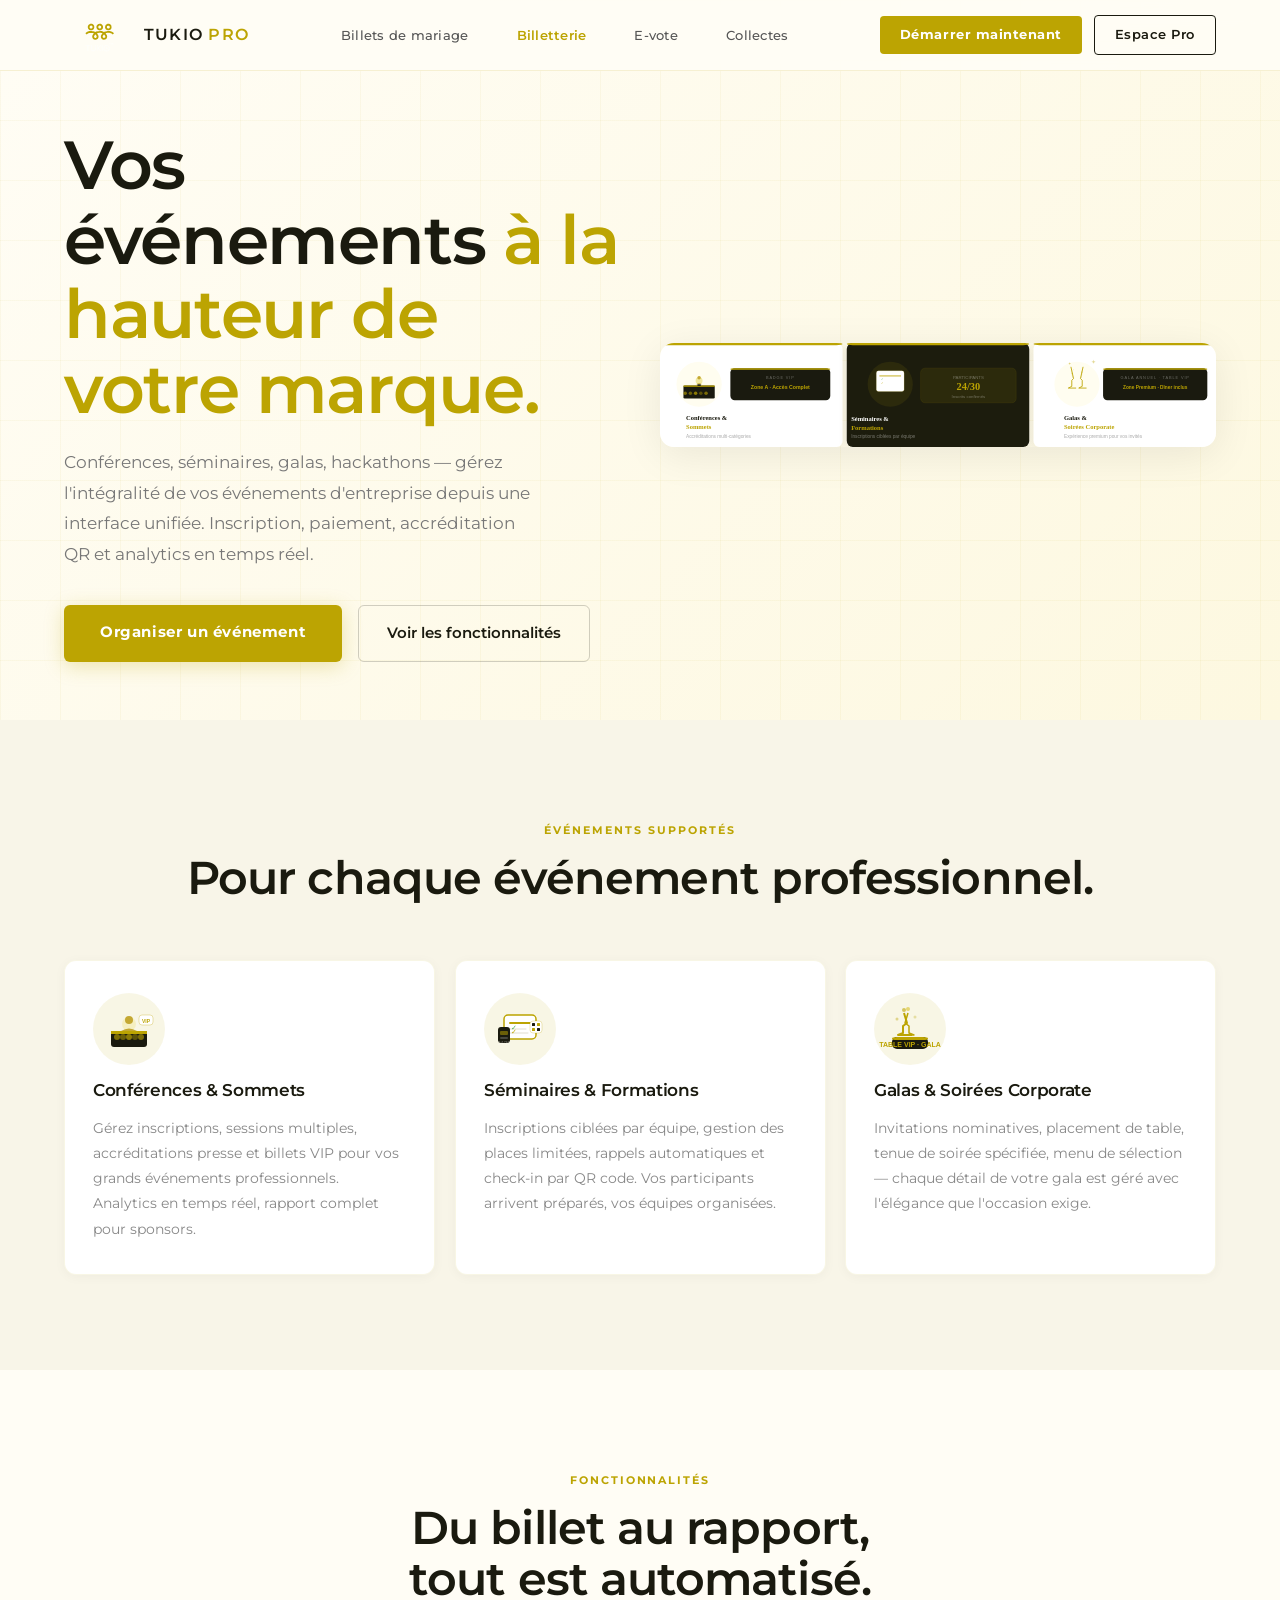
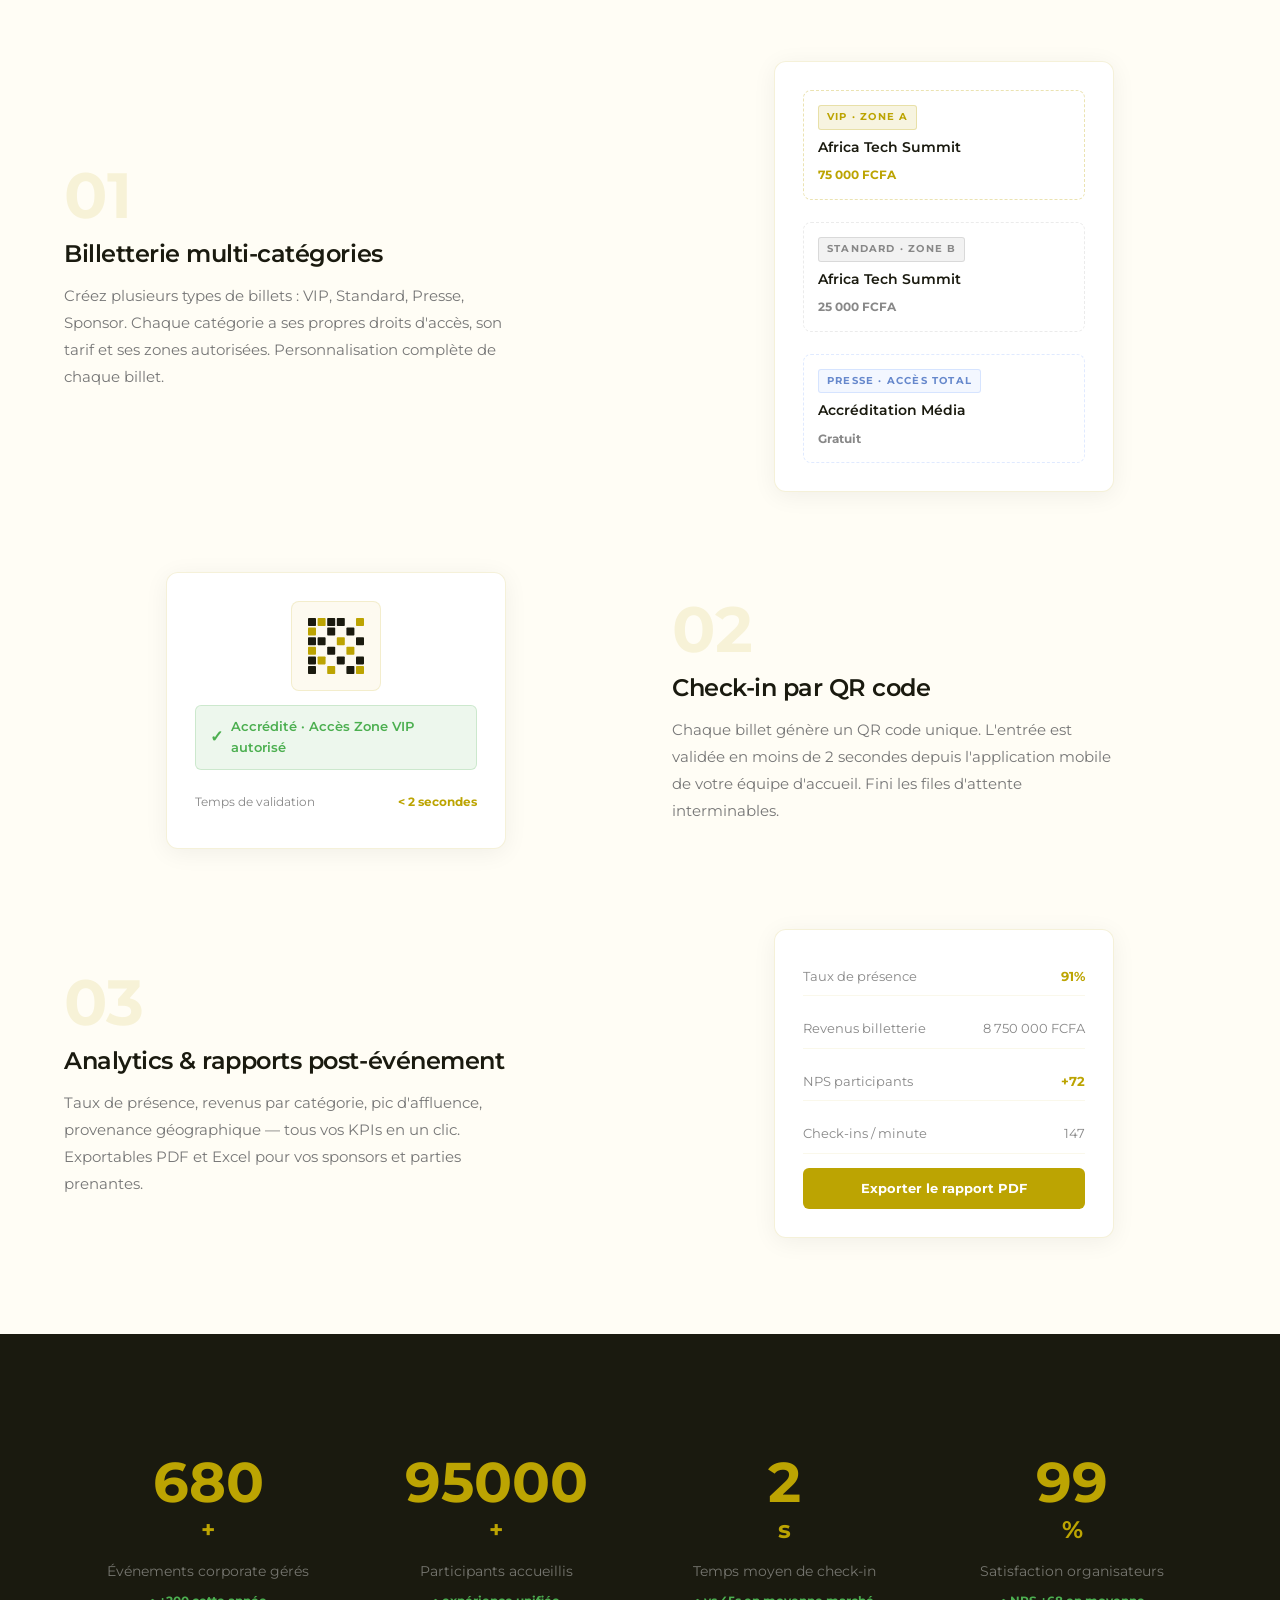
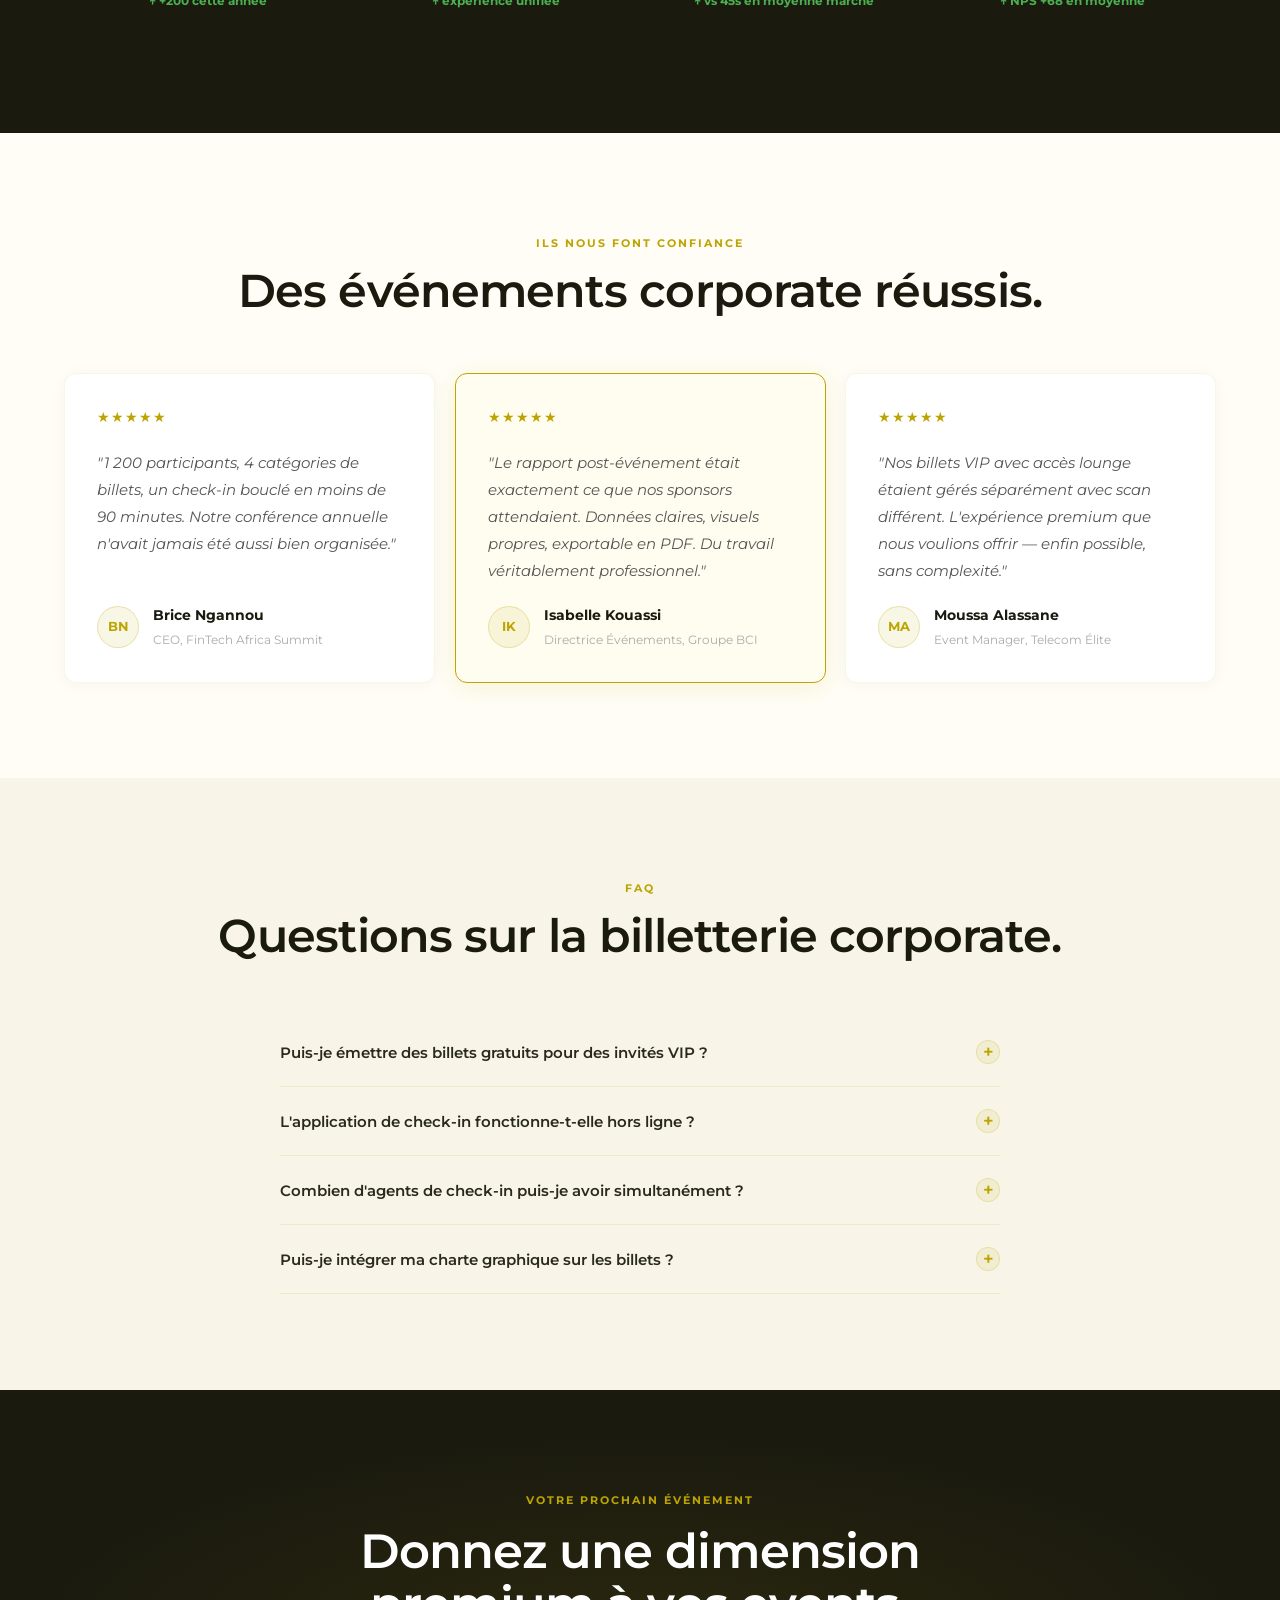
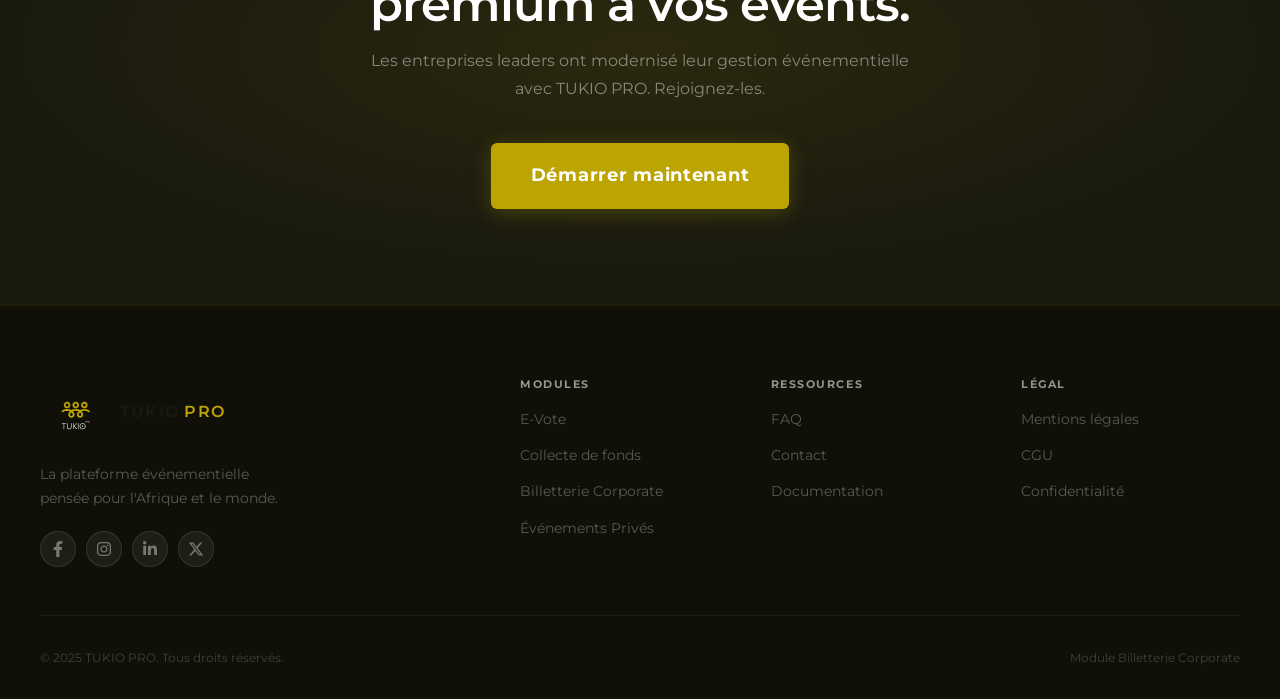
<file: corporate-ticketing/index.html>
<!DOCTYPE html>
<html lang="fr">
<head>
  <meta charset="UTF-8">
  <meta name="viewport" content="width=device-width, initial-scale=1.0">
  <meta name="description" content="TUKIO PRO Billetterie Corporate — Gérez conférences, séminaires et galas d'entreprise avec inscription, paiement, accréditation QR et analytics intégrés.">
  <title>Billetterie Corporate — TUKIO PRO</title>
  <link rel="preconnect" href="https://fonts.googleapis.com">
  <link href="https://fonts.googleapis.com/css2?family=Montserrat:wght@300;400;500;600;700&display=swap" rel="stylesheet">
  <link rel="stylesheet" href="style.css">
</head>
<body>

  <header class="navbar" role="banner" id="navbar">
    <nav class="nav-container" aria-label="Navigation principale">
      <a href="../index.html" class="nav-logo" aria-label="TUKIO PRO — Accueil">
        <img src="../images/Logotukio.svg" alt="TUKIO PRO" class="logo-image" />
        <span class="logo-text-alt">TUKIO <em>PRO</em></span>
      </a>
      <ul class="nav-links" role="list">
        <li><a href="../private-ticketing/index.html" class="nav-link">Billets de mariage</a></li>
        <li><a href="../corporate-ticketing/index.html" class="nav-link active" aria-current="page">Billetterie</a></li>
        <li><a href="../e-voting/index.html" class="nav-link">E-vote</a></li>
        <li><a href="../crowdfunding/index.html" class="nav-link">Collectes</a></li>
      </ul>
      <div class="nav-actions">
        <a href="../signup/index.html" class="btn-nav-pro">Démarrer maintenant</a>
        <a href="../login/index.html" class="btn-nav-login">Espace Pro</a>
        <button class="hamburger" aria-label="Ouvrir le menu" aria-expanded="false" aria-controls="mobile-menu">
          <span class="hamburger-line"></span><span class="hamburger-line"></span><span class="hamburger-line"></span>
        </button>
      </div>
    </nav>
    <div class="mobile-menu" id="mobile-menu" aria-hidden="true">
      <ul class="mobile-nav-links" role="list">
        <li><a href="../private-ticketing/index.html" class="mobile-nav-link">Billets de mariage</a></li>
        <li><a href="../corporate-ticketing/index.html" class="mobile-nav-link active">Billetterie</a></li>
        <li><a href="../e-voting/index.html" class="mobile-nav-link">E-vote</a></li>
        <li><a href="../crowdfunding/index.html" class="mobile-nav-link">Collectes</a></li>
      </ul>
      <div class="mobile-nav-actions">
        <a href="../signup/index.html" class="btn-nav-pro">Démarrer maintenant</a>
        <a href="../login/index.html" class="btn-nav-login">Espace Pro</a>
      </div>
    </div>
  </header>

  <main id="main-content">

    <section class="module-hero" aria-labelledby="hero-title">
      <div class="module-hero-bg"></div>
      <div class="module-hero-container">
        <div class="module-hero-content">
          <h1 class="module-hero-title" id="hero-title">Vos événements <span class="accent">à la hauteur de votre marque.</span></h1>
          <p class="module-hero-subtitle">Conférences, séminaires, galas, hackathons — gérez l'intégralité de vos événements d'entreprise depuis une interface unifiée. Inscription, paiement, accréditation QR et analytics en temps réel.</p>
          <div class="hero-actions">
            <a href="#contact" class="btn-hero-primary">Organiser un événement</a>
            <a href="#features" class="btn-hero-secondary">Voir les fonctionnalités</a>
          </div>
        </div>
        <div class="module-hero-image">
          <img src="../images/corporate-usecases.svg" alt="Billetterie corporate TUKIO PRO — conférences, séminaires, galas" width="560" height="240" loading="eager">
        </div>
      </div>
    </section>

    <!-- USE CASES (3) -->
    <section class="usecases-section" aria-labelledby="uc-title">
      <div class="section-container">
        <div class="section-header reveal">
          <span class="section-eyebrow">Événements supportés</span>
          <h2 class="section-title" id="uc-title">Pour chaque événement professionnel.</h2>
        </div>
        <div class="usecases-grid">
          <div class="usecase-card reveal">
            <div class="usecase-img-wrap">
              <svg width="72" height="72" viewBox="0 0 72 72" fill="none" aria-hidden="true">
                <circle cx="36" cy="36" r="36" fill="rgba(188,164,2,0.1)"/>
                <rect x="18" y="38" width="36" height="16" rx="3" fill="#1A1A0F"/>
                <rect x="18" y="38" width="36" height="3" fill="#BCA402"/>
                <circle cx="36" cy="31" r="7" fill="#F5EFC0"/>
                <circle cx="36" cy="27" r="4" fill="#C4A832"/>
                <path d="M28 38 Q36 33 44 38" fill="#C4A832"/>
                <circle cx="24" cy="44" r="3" fill="#BCA402" opacity="0.6"/>
                <circle cx="30" cy="44" r="3" fill="#BCA402" opacity="0.5"/>
                <circle cx="36" cy="44" r="3" fill="#BCA402" opacity="0.7"/>
                <circle cx="42" cy="44" r="3" fill="#BCA402" opacity="0.4"/>
                <circle cx="48" cy="44" r="3" fill="#BCA402" opacity="0.6"/>
                <rect x="46" y="22" width="14" height="10" rx="3" fill="white" stroke="rgba(188,164,2,0.3)" stroke-width="1"/>
                <text x="53" y="30" text-anchor="middle" font-family="sans-serif" font-size="5" font-weight="700" fill="#BCA402">VIP</text>
              </svg>
            </div>
            <h3>Conférences &amp; Sommets</h3>
            <p>Gérez inscriptions, sessions multiples, accréditations presse et billets VIP pour vos grands événements professionnels. Analytics en temps réel, rapport complet pour sponsors.</p>
          </div>
          <div class="usecase-card reveal">
            <div class="usecase-img-wrap">
              <svg width="72" height="72" viewBox="0 0 72 72" fill="none" aria-hidden="true">
                <circle cx="36" cy="36" r="36" fill="rgba(188,164,2,0.1)"/>
                <rect x="20" y="22" width="32" height="24" rx="4" fill="white" stroke="#BCA402" stroke-width="1.5"/>
                <line x1="26" y1="30" x2="46" y2="30" stroke="#BCA402" stroke-width="2" stroke-linecap="round"/>
                <line x1="26" y1="36" x2="42" y2="36" stroke="#E0DDD0" stroke-width="1" stroke-linecap="round"/>
                <line x1="26" y1="40" x2="44" y2="40" stroke="#E0DDD0" stroke-width="1" stroke-linecap="round"/>
                <text x="27" y="37" font-family="sans-serif" font-size="7" fill="#4CAF50">✓</text>
                <text x="27" y="41" font-family="sans-serif" font-size="7" fill="#BCA402">✓</text>
                <rect x="14" y="34" width="12" height="16" rx="3" fill="#1A1A0F"/>
                <rect x="16" y="38" width="8" height="4" rx="1" fill="rgba(188,164,2,0.5)"/>
                <rect x="16" y="44" width="8" height="2" rx="1" fill="rgba(255,255,255,0.2)"/>
                <text x="20" y="52" text-anchor="middle" font-family="sans-serif" font-size="5" fill="rgba(255,255,255,0.4)">24/30</text>
                <rect x="46" y="28" width="12" height="12" rx="3" fill="white" stroke="rgba(188,164,2,0.25)" stroke-width="1"/>
                <rect x="48" y="30" width="3" height="3" rx="0.5" fill="#1A1A0F"/>
                <rect x="53" y="30" width="3" height="3" rx="0.5" fill="#BCA402"/>
                <rect x="48" y="35" width="3" height="3" rx="0.5" fill="#BCA402"/>
                <rect x="53" y="35" width="3" height="3" rx="0.5" fill="#1A1A0F"/>
              </svg>
            </div>
            <h3>Séminaires &amp; Formations</h3>
            <p>Inscriptions ciblées par équipe, gestion des places limitées, rappels automatiques et check-in par QR code. Vos participants arrivent préparés, vos équipes organisées.</p>
          </div>
          <div class="usecase-card reveal">
            <div class="usecase-img-wrap">
              <svg width="72" height="72" viewBox="0 0 72 72" fill="none" aria-hidden="true">
                <circle cx="36" cy="36" r="36" fill="rgba(188,164,2,0.1)"/>
                <path d="M30 20 L33 30 L29 33 L29 40 L24 42 L38 42" fill="none" stroke="#BCA402" stroke-width="2" stroke-linejoin="round"/>
                <path d="M34 20 L31 30 L35 33 L35 40 L40 42 L26 42" fill="none" stroke="#BCA402" stroke-width="1.5" stroke-linejoin="round"/>
                <circle cx="30" cy="17" r="2" fill="#BCA402" opacity="0.6"/>
                <circle cx="34" cy="16" r="2" fill="#D4B800" opacity="0.5"/>
                <circle cx="23" cy="26" r="1.5" fill="#BCA402" opacity="0.4"/>
                <circle cx="41" cy="24" r="1.5" fill="#BCA402" opacity="0.3"/>
                <rect x="18" y="44" width="36" height="12" rx="5" fill="#1A1A0F"/>
                <rect x="18" y="44" width="36" height="3" rx="5" fill="#BCA402"/>
                <text x="36" y="54" text-anchor="middle" font-family="sans-serif" font-size="7" fill="#BCA402" font-weight="700">TABLE VIP · GALA</text>
              </svg>
            </div>
            <h3>Galas &amp; Soirées Corporate</h3>
            <p>Invitations nominatives, placement de table, tenue de soirée spécifiée, menu de sélection — chaque détail de votre gala est géré avec l'élégance que l'occasion exige.</p>
          </div>
        </div>
      </div>
    </section>

    <!-- FEATURES -->
    <section class="features-section" id="features" aria-labelledby="feat-title">
      <div class="section-container">
        <div class="section-header reveal">
          <span class="section-eyebrow">Fonctionnalités</span>
          <h2 class="section-title" id="feat-title">Du billet au rapport,<br>tout est automatisé.</h2>
        </div>
        <div class="features-list">

          <div class="feature-row reveal">
            <div class="feature-content">
              <div class="feature-num" aria-hidden="true">01</div>
              <h3 class="feature-title">Billetterie multi-catégories</h3>
              <p class="feature-desc">Créez plusieurs types de billets : VIP, Standard, Presse, Sponsor. Chaque catégorie a ses propres droits d'accès, son tarif et ses zones autorisées. Personnalisation complète de chaque billet.</p>
            </div>
            <div class="feature-visual" aria-hidden="true">
              <div class="feature-card">
                <div class="fc-ticket">
                  <span class="fc-ticket-type">VIP · Zone A</span>
                  <span class="fc-ticket-name">Africa Tech Summit</span>
                  <span class="fc-ticket-price">75 000 FCFA</span>
                </div>
                <div class="fc-ticket" style="border-color:rgba(0,0,0,0.08);margin-top:0.5rem">
                  <span class="fc-ticket-type" style="background:rgba(0,0,0,0.05);color:#888;border-color:rgba(0,0,0,0.1)">STANDARD · Zone B</span>
                  <span class="fc-ticket-name">Africa Tech Summit</span>
                  <span class="fc-ticket-price" style="color:#888">25 000 FCFA</span>
                </div>
                <div class="fc-ticket" style="border-color:rgba(100,150,255,0.2);margin-top:0.5rem">
                  <span class="fc-ticket-type" style="background:rgba(100,150,255,0.08);color:#6688cc;border-color:rgba(100,150,255,0.2)">PRESSE · Accès total</span>
                  <span class="fc-ticket-name">Accréditation Média</span>
                  <span class="fc-ticket-price" style="color:#888">Gratuit</span>
                </div>
              </div>
            </div>
          </div>

          <div class="feature-row feature-row--rev reveal">
            <div class="feature-content">
              <div class="feature-num" aria-hidden="true">02</div>
              <h3 class="feature-title">Check-in par QR code</h3>
              <p class="feature-desc">Chaque billet génère un QR code unique. L'entrée est validée en moins de 2 secondes depuis l'application mobile de votre équipe d'accueil. Fini les files d'attente interminables.</p>
            </div>
            <div class="feature-visual" aria-hidden="true">
              <div class="feature-card">
                <div class="fc-qr">
                  <svg width="90" height="90" viewBox="0 0 90 90" aria-label="QR Code exemple">
                    <rect width="90" height="90" fill="#FDFAF0" rx="8"/>
                    <rect x="10" y="10" width="10" height="10" rx="1" fill="#1A1A0F"/>
                    <rect x="22" y="10" width="10" height="10" rx="1" fill="#BCA402"/>
                    <rect x="34" y="10" width="10" height="10" rx="1" fill="#1A1A0F"/>
                    <rect x="46" y="10" width="10" height="10" rx="1" fill="#1A1A0F"/>
                    <rect x="70" y="10" width="10" height="10" rx="1" fill="#BCA402"/>
                    <rect x="10" y="22" width="10" height="10" rx="1" fill="#BCA402"/>
                    <rect x="34" y="22" width="10" height="10" rx="1" fill="#1A1A0F"/>
                    <rect x="58" y="22" width="10" height="10" rx="1" fill="#1A1A0F"/>
                    <rect x="10" y="34" width="10" height="10" rx="1" fill="#1A1A0F"/>
                    <rect x="22" y="34" width="10" height="10" rx="1" fill="#1A1A0F"/>
                    <rect x="46" y="34" width="10" height="10" rx="1" fill="#BCA402"/>
                    <rect x="70" y="34" width="10" height="10" rx="1" fill="#1A1A0F"/>
                    <rect x="10" y="46" width="10" height="10" rx="1" fill="#BCA402"/>
                    <rect x="34" y="46" width="10" height="10" rx="1" fill="#1A1A0F"/>
                    <rect x="58" y="46" width="10" height="10" rx="1" fill="#BCA402"/>
                    <rect x="10" y="58" width="10" height="10" rx="1" fill="#1A1A0F"/>
                    <rect x="22" y="58" width="10" height="10" rx="1" fill="#BCA402"/>
                    <rect x="46" y="58" width="10" height="10" rx="1" fill="#1A1A0F"/>
                    <rect x="70" y="58" width="10" height="10" rx="1" fill="#1A1A0F"/>
                    <rect x="10" y="70" width="10" height="10" rx="1" fill="#1A1A0F"/>
                    <rect x="34" y="70" width="10" height="10" rx="1" fill="#BCA402"/>
                    <rect x="58" y="70" width="10" height="10" rx="1" fill="#1A1A0F"/>
                    <rect x="70" y="70" width="10" height="10" rx="1" fill="#BCA402"/>
                  </svg>
                </div>
                <div class="fc-check">
                  <span class="fc-check-icon">✓</span>
                  <span class="fc-check-text">Accrédité · Accès Zone VIP autorisé</span>
                </div>
                <div class="fc-stat-row" style="font-size:0.75rem"><span>Temps de validation</span><span class="fc-gold">&lt; 2 secondes</span></div>
              </div>
            </div>
          </div>

          <div class="feature-row reveal">
            <div class="feature-content">
              <div class="feature-num" aria-hidden="true">03</div>
              <h3 class="feature-title">Analytics &amp; rapports post-événement</h3>
              <p class="feature-desc">Taux de présence, revenus par catégorie, pic d'affluence, provenance géographique — tous vos KPIs en un clic. Exportables PDF et Excel pour vos sponsors et parties prenantes.</p>
            </div>
            <div class="feature-visual" aria-hidden="true">
              <div class="feature-card">
                <div class="fc-stat-row"><span>Taux de présence</span><span class="fc-gold">91%</span></div>
                <div class="fc-stat-row"><span>Revenus billetterie</span><span>8 750 000 FCFA</span></div>
                <div class="fc-stat-row"><span>NPS participants</span><span class="fc-gold">+72</span></div>
                <div class="fc-stat-row"><span>Check-ins / minute</span><span>147</span></div>
                <div class="fc-btn">Exporter le rapport PDF</div>
              </div>
            </div>
          </div>

        </div>
      </div>
    </section>

    <!-- STATS -->
    <section class="stats-section" aria-label="Statistiques billetterie corporate">
      <div class="section-container">
        <div class="stats-grid" role="list">
          <div class="stat-card reveal" role="listitem">
            <span class="stat-number">680</span><span class="stat-suffix">+</span>
            <p class="stat-label">Événements corporate gérés</p>
            <span class="stat-change">↑ +200 cette année</span>
          </div>
          <div class="stat-card reveal" role="listitem">
            <span class="stat-number">95000</span><span class="stat-suffix">+</span>
            <p class="stat-label">Participants accueillis</p>
            <span class="stat-change">↑ expérience unifiée</span>
          </div>
          <div class="stat-card reveal" role="listitem">
            <span class="stat-number">2</span><span class="stat-suffix">s</span>
            <p class="stat-label">Temps moyen de check-in</p>
            <span class="stat-change">↑ vs 45s en moyenne marché</span>
          </div>
          <div class="stat-card reveal" role="listitem">
            <span class="stat-number">99</span><span class="stat-suffix">%</span>
            <p class="stat-label">Satisfaction organisateurs</p>
            <span class="stat-change">↑ NPS +68 en moyenne</span>
          </div>
        </div>
      </div>
    </section>

    <!-- TESTIMONIALS -->
    <section class="testimonials-section" aria-label="Témoignages corporate">
      <div class="section-container">
        <div class="section-header reveal">
          <span class="section-eyebrow">Ils nous font confiance</span>
          <h2 class="section-title">Des événements corporate réussis.</h2>
        </div>
        <div class="testimonials-grid">
          <blockquote class="testimonial-card reveal">
            <div class="testimonial-stars" aria-label="5 étoiles">★★★★★</div>
            <p class="testimonial-text">"1 200 participants, 4 catégories de billets, un check-in bouclé en moins de 90 minutes. Notre conférence annuelle n'avait jamais été aussi bien organisée."</p>
            <footer class="testimonial-author">
              <div class="author-avatar">BN</div>
              <div class="author-info">
                <cite class="author-name">Brice Ngannou</cite>
                <span class="author-role">CEO, FinTech Africa Summit</span>
              </div>
            </footer>
          </blockquote>
          <blockquote class="testimonial-card testimonial-card--featured reveal">
            <div class="testimonial-stars" aria-label="5 étoiles">★★★★★</div>
            <p class="testimonial-text">"Le rapport post-événement était exactement ce que nos sponsors attendaient. Données claires, visuels propres, exportable en PDF. Du travail véritablement professionnel."</p>
            <footer class="testimonial-author">
              <div class="author-avatar">IK</div>
              <div class="author-info">
                <cite class="author-name">Isabelle Kouassi</cite>
                <span class="author-role">Directrice Événements, Groupe BCI</span>
              </div>
            </footer>
          </blockquote>
          <blockquote class="testimonial-card reveal">
            <div class="testimonial-stars" aria-label="5 étoiles">★★★★★</div>
            <p class="testimonial-text">"Nos billets VIP avec accès lounge étaient gérés séparément avec scan différent. L'expérience premium que nous voulions offrir — enfin possible, sans complexité."</p>
            <footer class="testimonial-author">
              <div class="author-avatar">MA</div>
              <div class="author-info">
                <cite class="author-name">Moussa Alassane</cite>
                <span class="author-role">Event Manager, Telecom Élite</span>
              </div>
            </footer>
          </blockquote>
        </div>
      </div>
    </section>

    <!-- FAQ -->
    <section class="faq-section" aria-labelledby="faq-title">
      <div class="section-container">
        <div class="section-header reveal">
          <span class="section-eyebrow">FAQ</span>
          <h2 class="section-title" id="faq-title">Questions sur la billetterie corporate.</h2>
        </div>
        <div class="faq-list">
          <div class="faq-item">
            <button class="faq-question" aria-expanded="false" aria-controls="fq-co1">Puis-je émettre des billets gratuits pour des invités VIP ?<span class="faq-icon">+</span></button>
            <div class="faq-answer" id="fq-co1" hidden><p>Oui. Vous créez des billets à tarif zéro ou envoyez des invitations nominatives directement depuis votre tableau de bord. Les invités reçoivent leur billet par email avec QR code intégré, indiscernable d'un billet payant.</p></div>
          </div>
          <div class="faq-item">
            <button class="faq-question" aria-expanded="false" aria-controls="fq-co2">L'application de check-in fonctionne-t-elle hors ligne ?<span class="faq-icon">+</span></button>
            <div class="faq-answer" id="fq-co2" hidden><p>Oui. L'application fonctionne en mode hors ligne avec synchronisation différée. Idéal pour les événements en zones à connectivité limitée. La synchronisation se fait automatiquement dès le retour du réseau.</p></div>
          </div>
          <div class="faq-item">
            <button class="faq-question" aria-expanded="false" aria-controls="fq-co3">Combien d'agents de check-in puis-je avoir simultanément ?<span class="faq-icon">+</span></button>
            <div class="faq-answer" id="fq-co3" hidden><p>Aucune limite. Pour un événement de 1 000 personnes, nous recommandons 1 agent pour 200 participants afin d'assurer un flux optimal. Chaque agent utilise l'app sur son propre smartphone.</p></div>
          </div>
          <div class="faq-item">
            <button class="faq-question" aria-expanded="false" aria-controls="fq-co4">Puis-je intégrer ma charte graphique sur les billets ?<span class="faq-icon">+</span></button>
            <div class="faq-answer" id="fq-co4" hidden><p>Absolument. Logo, couleurs, typographies, visuel d'événement — vos billets reflètent votre marque. Des templates premium sont disponibles pour vous inspirer. TUKIO PRO s'efface, votre identité brille.</p></div>
          </div>
        </div>
      </div>
    </section>

    <section class="cta-section" id="contact" aria-labelledby="cta-title">
      <div class="cta-bg-glow" aria-hidden="true"></div>
      <div class="section-container">
        <div class="cta-content">
          <span class="cta-eyebrow">Votre prochain événement</span>
          <h2 class="cta-title" id="cta-title">Donnez une dimension<br>premium à vos events.</h2>
          <p class="cta-desc">Les entreprises leaders ont modernisé leur gestion événementielle avec TUKIO PRO. Rejoignez-les.</p>
          <div style="margin-top: 2rem;">
            <a href="../signup/index.html" class="btn-hero-primary" style="font-size: 1.125rem; padding: 1.125rem 2.5rem; text-align: center; display: inline-block;">Démarrer maintenant</a>
          </div>
        </div>
      </div>
    </section>

  </main>

  <footer class="footer" role="contentinfo">
    <div class="footer-container">
      <div class="footer-brand">
        <a href="../index.html" class="footer-logo">
          <img src="../images/Logotukio.svg" alt="TUKIO PRO" class="logo-image" />
          <span class="logo-text-alt">TUKIO <em>PRO</em></span>
        </a>
        <p class="footer-tagline">La plateforme événementielle<br>pensée pour l'Afrique et le monde.</p>
                <div class="footer-socials" aria-label="Réseaux sociaux">
          <a href="#" class="social-link" aria-label="Facebook">
            <svg viewBox="0 0 320 512" fill="currentColor"><path d="M279.14 288l14.22-92.66h-88.91v-60.13c0-25.35 12.42-50.06 52.24-50.06h40.42V6.26S260.43 0 225.36 0c-73.22 0-121.08 44.38-121.08 124.72v70.62H22.89V288h81.39v224h100.17V288z"/></svg>
          </a>
          <a href="#" class="social-link" aria-label="Instagram">
            <svg viewBox="0 0 448 512" fill="currentColor"><path d="M224.1 141c-63.6 0-114.9 51.3-114.9 114.9s51.3 114.9 114.9 114.9S339 319.5 339 255.9 287.7 141 224.1 141zm0 189.6c-41.1 0-74.7-33.5-74.7-74.7s33.5-74.7 74.7-74.7 74.7 33.5 74.7 74.7-33.6 74.7-74.7 74.7zm146.4-194.3c0 14.9-12 26.8-26.8 26.8-14.9 0-26.8-12-26.8-26.8s12-26.8 26.8-26.8 26.8 12 26.8 26.8zm76.1 27.2c-1.7-35.9-9.9-67.7-36.2-93.9-26.2-26.2-58-34.4-93.9-36.2-37-2.1-147.9-2.1-184.9 0-35.8 1.7-67.6 9.9-93.9 36.1s-34.4 58-36.2 93.9c-2.1 37-2.1 147.9 0 184.9 1.7 35.9 9.9 67.7 36.2 93.9s58 34.4 93.9 36.2c37 2.1 147.9 2.1 184.9 0 35.9-1.7 67.7-9.9 93.9-36.2 26.2-26.2 34.4-58 36.2-93.9 2.1-37 2.1-147.8 0-184.8zM398.8 388c-7.8 19.6-22.9 34.7-42.6 42.6-29.5 11.7-99.5 9-132.1 9s-102.7 2.6-132.1-9c-19.6-7.8-34.7-22.9-42.6-42.6-11.7-29.5-9-99.5-9-132.1s-2.6-102.7 9-132.1c7.8-19.6 22.9-34.7 42.6-42.6 29.5-11.7 99.5-9 132.1-9s102.7-2.6 132.1 9c19.6 7.8 34.7 22.9 42.6 42.6 11.7 29.5 9 99.5 9 132.1s2.7 102.7-9 132.1z"/></svg>
          </a>
          <a href="#" class="social-link" aria-label="LinkedIn">
            <svg viewBox="0 0 448 512" fill="currentColor"><path d="M100.28 448H7.4V148.9h92.88zM53.79 108.1C24.09 108.1 0 83.5 0 53.8a53.79 53.79 0 0 1 107.58 0c0 29.7-24.1 54.3-53.79 54.3zM447.9 448h-92.68V302.4c0-34.7-.7-79.2-48.29-79.2-48.29 0-55.69 37.7-55.69 76.7V448h-92.78V148.9h89.08v40.8h1.3c12.4-23.5 42.69-48.3 87.88-48.3 94 0 111.28 61.9 111.28 142.3V448z"/></svg>
          </a>
          <a href="#" class="social-link" aria-label="X (Twitter)">
            <svg viewBox="0 0 512 512" fill="currentColor"><path d="M389.2 48h70.6L305.6 224.2 487 464H345L233.7 318.6 106.5 464H35.8L200.7 275.5 26.8 48H172.4L272.9 180.9 389.2 48zM364.4 421.8h39.1L151.1 88h-42L364.4 421.8z"/></svg>
          </a>
        </div>
      </div>
      <nav class="footer-nav" aria-label="Footer">
        <div class="footer-col">
          <h3 class="footer-col-title">Modules</h3>
          <ul role="list">
            <li><a href="../e-voting/index.html" class="footer-link">E-Vote</a></li>
            <li><a href="../crowdfunding/index.html" class="footer-link">Collecte de fonds</a></li>
            <li><a href="../corporate-ticketing/index.html" class="footer-link">Billetterie Corporate</a></li>
            <li><a href="../private-ticketing/index.html" class="footer-link">Événements Privés</a></li>
          </ul>
        </div>
        <div class="footer-col">
          <h3 class="footer-col-title">Ressources</h3>
          <ul role="list">
            <li><a href="#" class="footer-link">FAQ</a></li>
            <li><a href="#contact" class="footer-link">Contact</a></li>
            <li><a href="#" class="footer-link">Documentation</a></li>
          </ul>
        </div>
        <div class="footer-col">
          <h3 class="footer-col-title">Légal</h3>
          <ul role="list">
            <li><a href="../cgu/index.html" class="footer-link">Mentions légales</a></li>
            <li><a href="../cgu/index.html" class="footer-link">CGU</a></li>
            <li><a href="../privacy/index.html" class="footer-link">Confidentialité</a></li>
          </ul>
        </div>
      </nav>
    </div>
    <div class="footer-bottom">
      <p>© 2025 TUKIO PRO. Tous droits réservés.</p>
      <p>Module Billetterie Corporate</p>
    </div>
  </footer>
  <script src="script.js"></script>
</body>
</html>
</file>
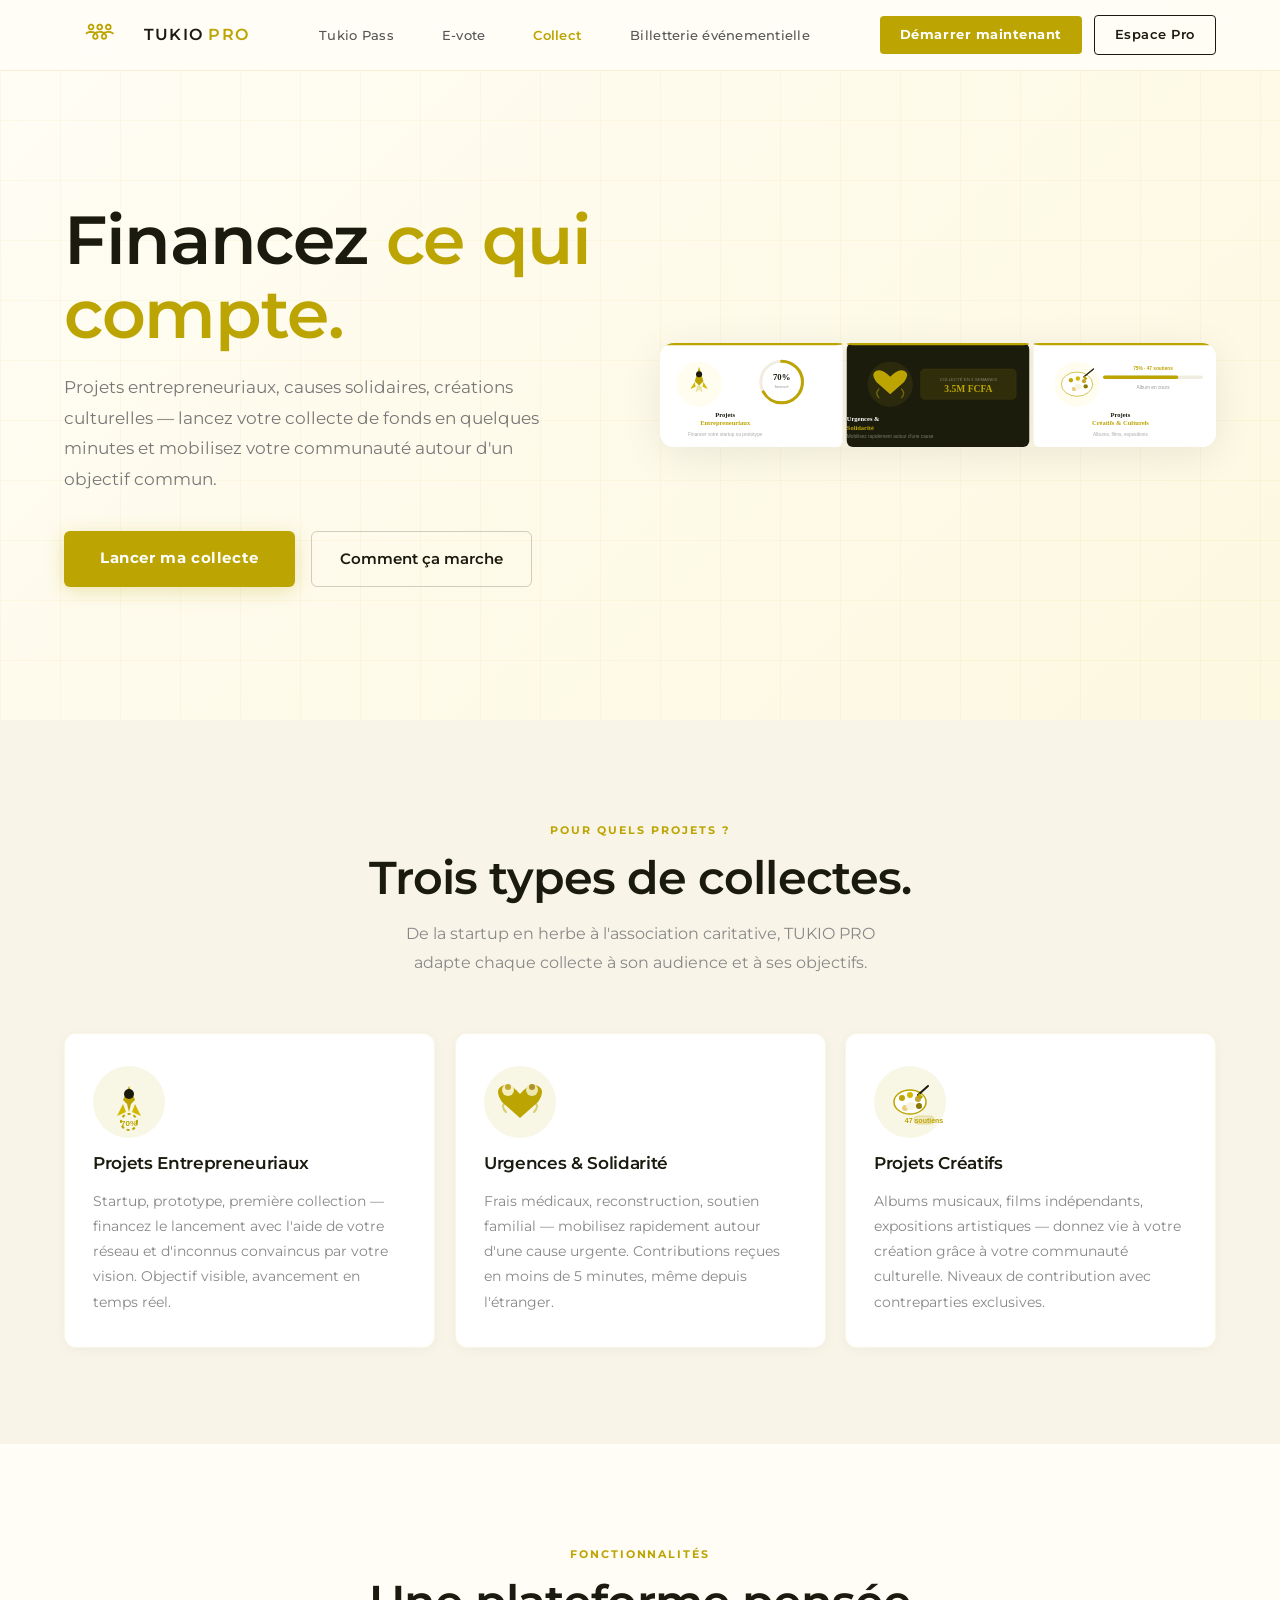
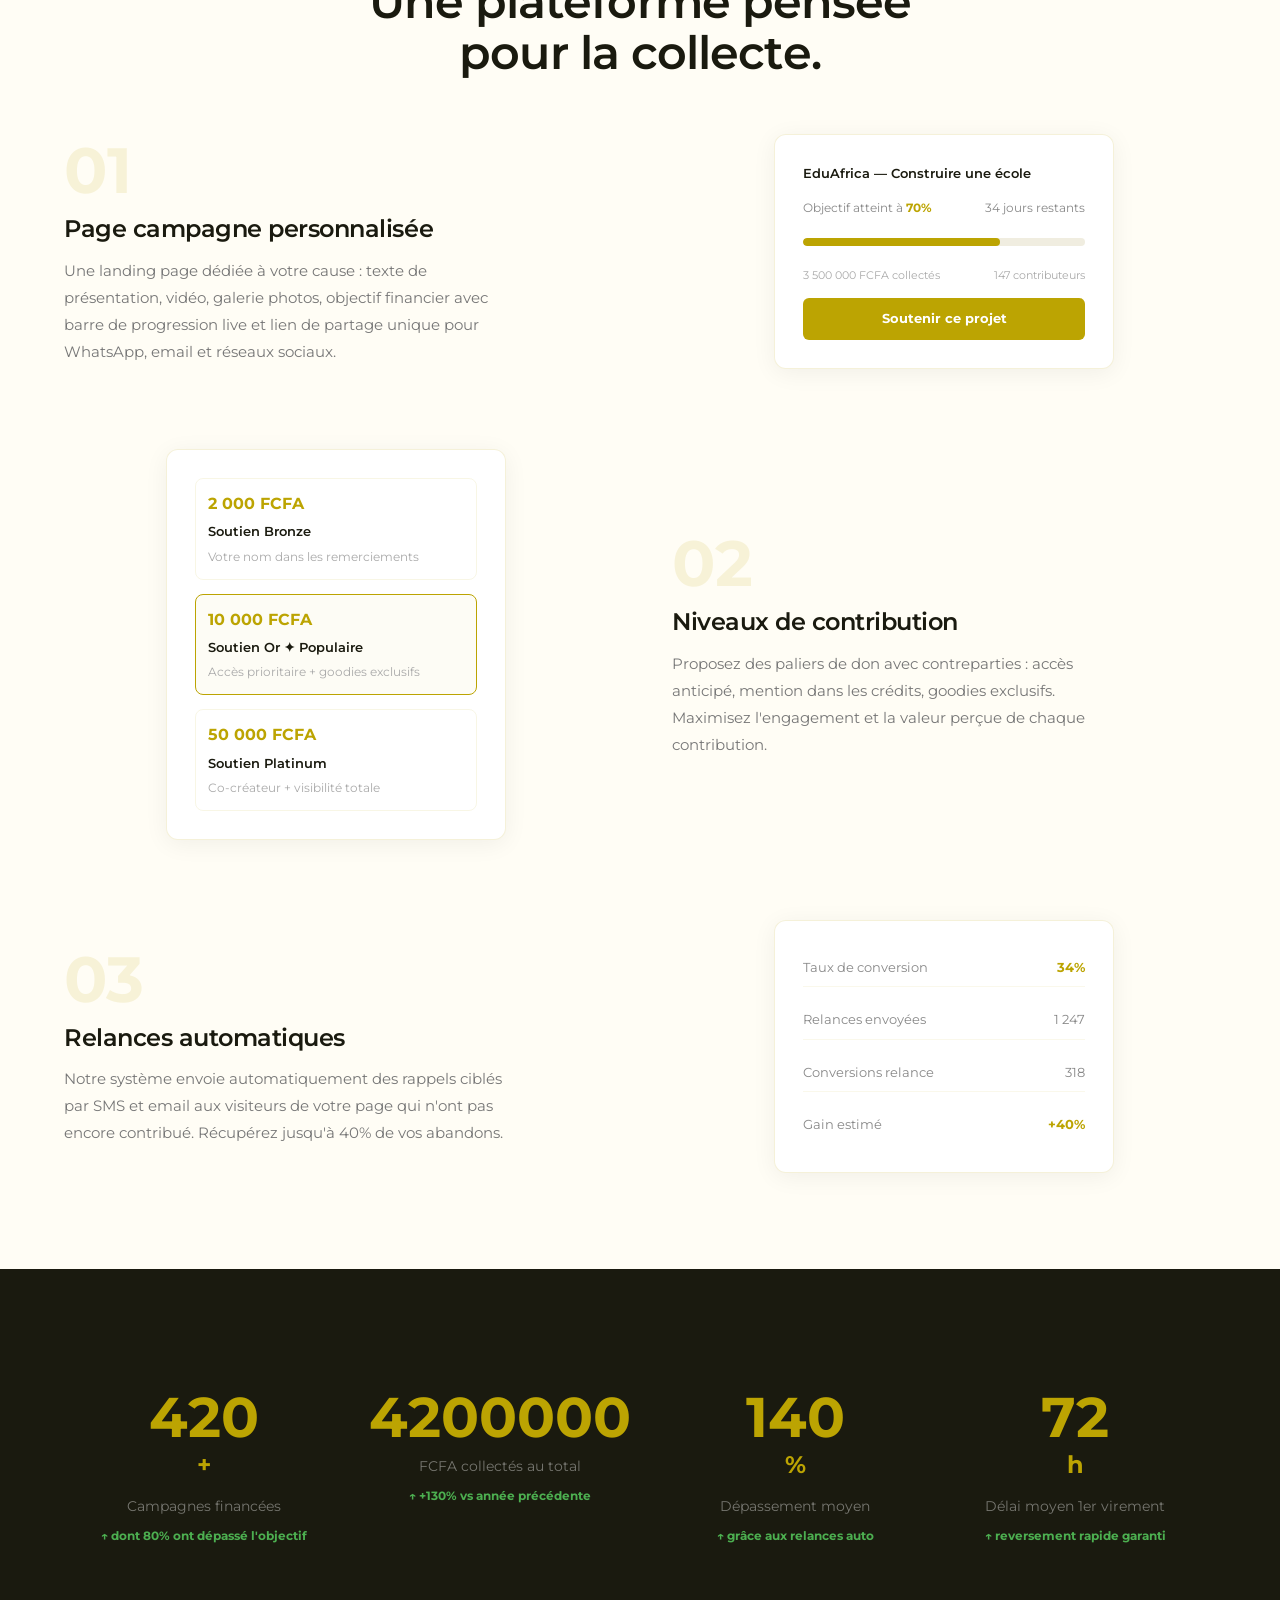
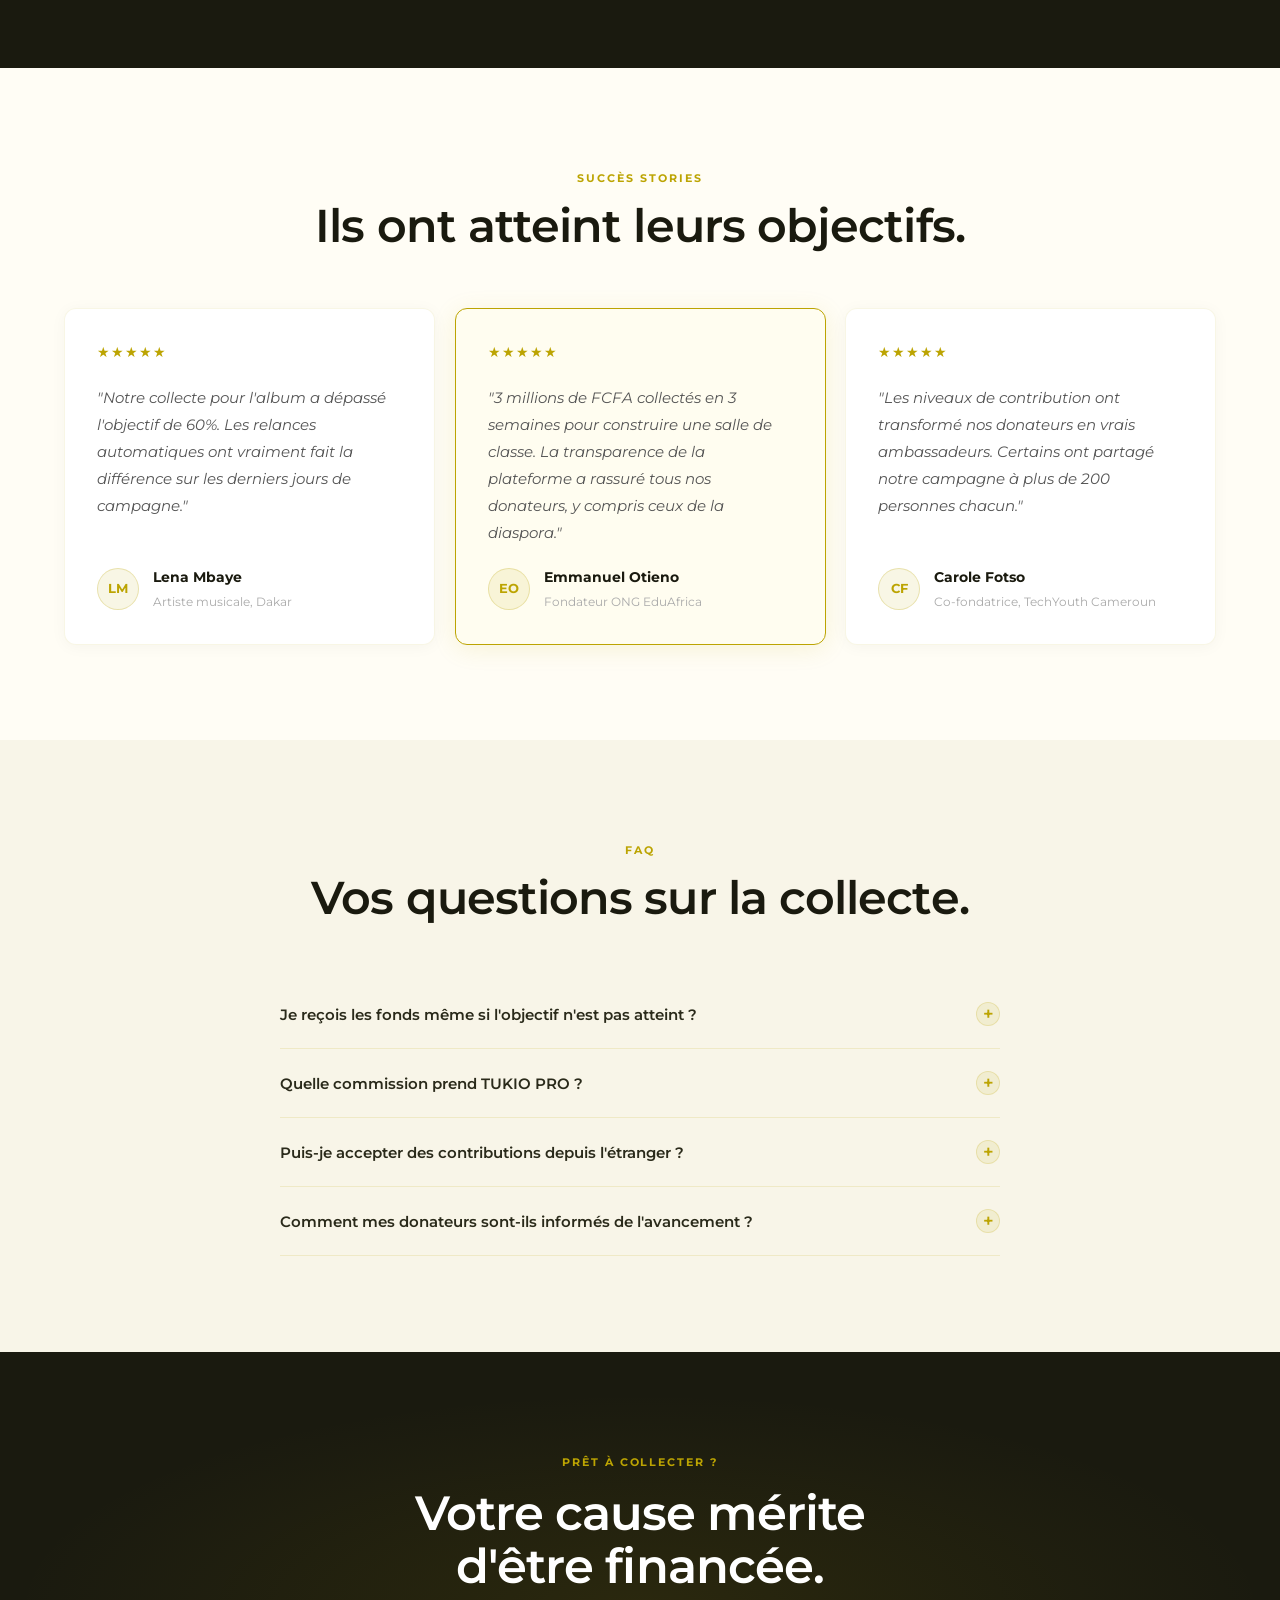
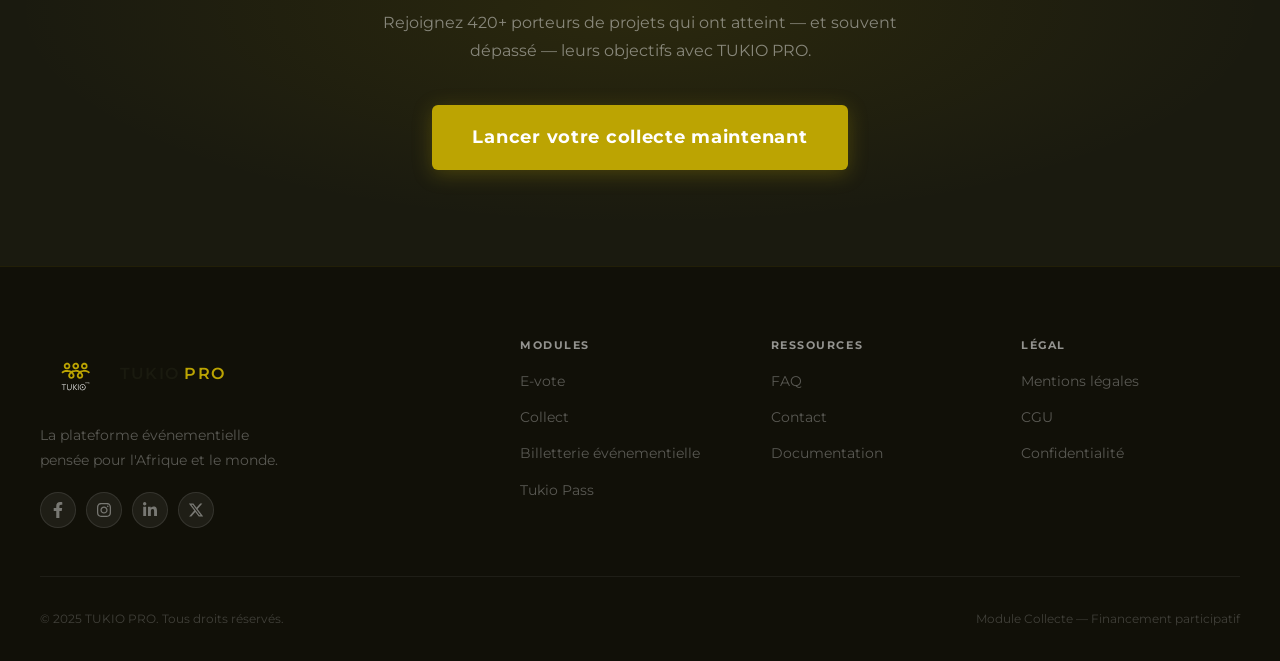
<file: crowdfunding/index.html>
<!doctype html>
<html lang="fr">
  <head>
    <meta charset="UTF-8" />
    <meta name="viewport" content="width=device-width, initial-scale=1.0" />
    <meta
      name="description"
      content="TUKIO PRO Collecte — Lancez vos campagnes de financement participatif avec page dédiée, niveaux de contribution et tableau de bord en temps réel."
    />
    <title>Collecte de Fonds — TUKIO PRO</title>
    <link rel="preconnect" href="https://fonts.googleapis.com" />
    <link
      href="https://fonts.googleapis.com/css2?family=Montserrat:wght@300;400;500;600;700&display=swap"
      rel="stylesheet"
    />
    <link rel="stylesheet" href="style.css" />
  </head>
  <body>
    <header class="navbar" role="banner" id="navbar">
      <nav class="nav-container" aria-label="Navigation principale">
        <a
          href="../index.html"
          class="nav-logo"
          aria-label="TUKIO PRO — Accueil"
        >
          <img
            src="../images/Logotukio.svg"
            alt="TUKIO PRO"
            class="logo-image"
          />
          <span class="logo-text-alt">TUKIO <em>PRO</em></span>
        </a>
        <ul class="nav-links" role="list">
          <li>
            <a href="../tukio-pass/index.html" class="nav-link">Tukio Pass</a>
          </li>
          <li><a href="../e-voting/index.html" class="nav-link">E-vote</a></li>
          <li>
            <a href="index.html" class="nav-link active" aria-current="page"
              >Collect</a
            >
          </li>
          <li>
            <a href="../billetterie/index.html" class="nav-link"
              >Billetterie événementielle</a
            >
          </li>
        </ul>
        <div class="nav-actions">
          <a href="../signup/index.html" class="btn-nav-pro">Démarrer maintenant</a>
          <a href="../login/index.html" class="btn-nav-login">Espace Pro</a>
          <button
            class="hamburger"
            aria-label="Ouvrir le menu"
            aria-expanded="false"
            aria-controls="mobile-menu"
          >
            <span class="hamburger-line"></span
            ><span class="hamburger-line"></span
            ><span class="hamburger-line"></span>
          </button>
        </div>
      </nav>
      <div class="mobile-menu" id="mobile-menu" aria-hidden="true">
        <ul class="mobile-nav-links" role="list">
          <li>
            <a href="../tukio-pass/index.html" class="mobile-nav-link"
              >Tukio Pass</a
            >
          </li>
          <li>
            <a href="../e-voting/index.html" class="mobile-nav-link">E-vote</a>
          </li>
          <li>
            <a href="index.html" class="mobile-nav-link active">Collect</a>
          </li>
          <li>
            <a href="../billetterie/index.html" class="mobile-nav-link"
              >Billetterie événementielle</a
            >
          </li>
        </ul>
        <div class="mobile-nav-actions">
          <a href="../signup/index.html" class="btn-nav-pro">Démarrer maintenant</a>
          <a href="../login/index.html" class="btn-nav-login">Espace Pro</a>
        </div>
      </div>
    </header>

    <main id="main-content">
      <section class="module-hero" aria-labelledby="hero-title">
        <div class="module-hero-bg"></div>
        <div class="module-hero-container">
          <div class="module-hero-content">
            <h1 class="module-hero-title" id="hero-title">
              Financez <span class="accent">ce qui compte.</span>
            </h1>
            <p class="module-hero-subtitle">
              Projets entrepreneuriaux, causes solidaires, créations culturelles
              — lancez votre collecte de fonds en quelques minutes et mobilisez
              votre communauté autour d'un objectif commun.
            </p>
            <div class="hero-actions">
              <a href="#contact" class="btn-hero-primary">Lancer ma collecte</a>
              <a href="#features" class="btn-hero-secondary"
                >Comment ça marche</a
              >
            </div>
          </div>
          <div class="module-hero-image">
            <img
              src="../images/collecte-usecases.svg"
              alt="Modules collecte TUKIO PRO — projets, solidarité, créatifs"
              width="560"
              height="240"
              loading="eager"
            />
          </div>
        </div>
      </section>

      <!-- USE CASES (3 avec illustrations) -->
      <section class="usecases-section" aria-labelledby="uc-title">
        <div class="section-container">
          <div class="section-header reveal">
            <span class="section-eyebrow">Pour quels projets ?</span>
            <h2 class="section-title" id="uc-title">
              Trois types de collectes.
            </h2>
            <p class="section-desc">
              De la startup en herbe à l'association caritative, TUKIO PRO
              adapte chaque collecte à son audience et à ses objectifs.
            </p>
          </div>
          <div class="usecases-grid">
            <div class="usecase-card reveal">
              <div class="usecase-img-wrap">
                <svg
                  width="72"
                  height="72"
                  viewBox="0 0 72 72"
                  fill="none"
                  aria-hidden="true"
                >
                  <circle cx="36" cy="36" r="36" fill="rgba(188,164,2,0.1)" />
                  <path
                    d="M36 20 L42 34 L38 38 L36 46 L34 38 L30 34 Z"
                    fill="#BCA402"
                  />
                  <circle cx="36" cy="28" r="5" fill="#1A1A0F" />
                  <path d="M30 38 L24 50 L33 46 Z" fill="#D4B800" />
                  <path d="M42 38 L48 50 L39 46 Z" fill="#D4B800" />
                  <circle
                    cx="36"
                    cy="56"
                    r="8"
                    fill="none"
                    stroke="#BCA402"
                    stroke-width="2"
                    stroke-dasharray="3,3"
                  />
                  <text
                    x="36"
                    y="60"
                    text-anchor="middle"
                    font-family="sans-serif"
                    font-size="8"
                    font-weight="700"
                    fill="#BCA402"
                  >
                    70%
                  </text>
                </svg>
              </div>
              <h3>Projets Entrepreneuriaux</h3>
              <p>
                Startup, prototype, première collection — financez le lancement
                avec l'aide de votre réseau et d'inconnus convaincus par votre
                vision. Objectif visible, avancement en temps réel.
              </p>
            </div>
            <div class="usecase-card reveal">
              <div class="usecase-img-wrap">
                <svg
                  width="72"
                  height="72"
                  viewBox="0 0 72 72"
                  fill="none"
                  aria-hidden="true"
                >
                  <circle cx="36" cy="36" r="36" fill="rgba(188,164,2,0.1)" />
                  <path
                    d="M36 52 L18 36 Q10 24 18 20 Q26 16 36 28 Q46 16 54 20 Q62 24 54 36 Z"
                    fill="#BCA402"
                  />
                  <path
                    d="M22 46 Q16 40 22 36"
                    fill="none"
                    stroke="rgba(188,164,2,0.5)"
                    stroke-width="2"
                    stroke-linecap="round"
                  />
                  <path
                    d="M50 46 Q56 40 50 36"
                    fill="none"
                    stroke="rgba(188,164,2,0.5)"
                    stroke-width="2"
                    stroke-linecap="round"
                  />
                  <circle cx="24" cy="24" r="6" fill="#F5EFC0" />
                  <circle cx="24" cy="21" r="3" fill="#C4A832" />
                  <circle cx="48" cy="24" r="6" fill="#EDE8B0" />
                  <circle cx="48" cy="21" r="3" fill="#AE9228" />
                </svg>
              </div>
              <h3>Urgences &amp; Solidarité</h3>
              <p>
                Frais médicaux, reconstruction, soutien familial — mobilisez
                rapidement autour d'une cause urgente. Contributions reçues en
                moins de 5 minutes, même depuis l'étranger.
              </p>
            </div>
            <div class="usecase-card reveal">
              <div class="usecase-img-wrap">
                <svg
                  width="72"
                  height="72"
                  viewBox="0 0 72 72"
                  fill="none"
                  aria-hidden="true"
                >
                  <circle cx="36" cy="36" r="36" fill="rgba(188,164,2,0.1)" />
                  <ellipse
                    cx="36"
                    cy="36"
                    rx="16"
                    ry="12"
                    fill="white"
                    stroke="#BCA402"
                    stroke-width="1.5"
                  />
                  <circle cx="28" cy="32" r="3" fill="#BCA402" />
                  <circle cx="36" cy="29" r="3" fill="#D4B800" />
                  <circle cx="44" cy="33" r="3" fill="#C4A832" />
                  <circle cx="45" cy="40" r="3" fill="#8A7600" />
                  <circle cx="31" cy="42" r="3" fill="#E8D080" />
                  <ellipse cx="37" cy="40" rx="5" ry="4" fill="#F8F4E0" />
                  <line
                    x1="44"
                    y1="29"
                    x2="54"
                    y2="20"
                    stroke="#1A1A0F"
                    stroke-width="2"
                    stroke-linecap="round"
                  />
                  <path d="M43 31 L45 27 L49 31 L47 33 Z" fill="#BCA402" />
                  <rect
                    x="40"
                    y="50"
                    width="20"
                    height="8"
                    rx="4"
                    fill="rgba(188,164,2,0.15)"
                    stroke="rgba(188,164,2,0.3)"
                    stroke-width="1"
                  />
                  <text
                    x="50"
                    y="57"
                    text-anchor="middle"
                    font-family="sans-serif"
                    font-size="7"
                    font-weight="700"
                    fill="#BCA402"
                  >
                    47 soutiens
                  </text>
                </svg>
              </div>
              <h3>Projets Créatifs</h3>
              <p>
                Albums musicaux, films indépendants, expositions artistiques —
                donnez vie à votre création grâce à votre communauté culturelle.
                Niveaux de contribution avec contreparties exclusives.
              </p>
            </div>
          </div>
        </div>
      </section>

      <!-- FEATURES -->
      <section
        class="features-section"
        id="features"
        aria-labelledby="feat-title"
      >
        <div class="section-container">
          <div class="section-header reveal">
            <span class="section-eyebrow">Fonctionnalités</span>
            <h2 class="section-title" id="feat-title">
              Une plateforme pensée<br />pour la collecte.
            </h2>
          </div>
          <div class="features-list">
            <div class="feature-row reveal">
              <div class="feature-content">
                <div class="feature-num" aria-hidden="true">01</div>
                <h3 class="feature-title">Page campagne personnalisée</h3>
                <p class="feature-desc">
                  Une landing page dédiée à votre cause : texte de présentation,
                  vidéo, galerie photos, objectif financier avec barre de
                  progression live et lien de partage unique pour WhatsApp,
                  email et réseaux sociaux.
                </p>
              </div>
              <div class="feature-visual" aria-hidden="true">
                <div class="feature-card">
                  <div class="fc-label">EduAfrica — Construire une école</div>
                  <div class="fc-progress-label">
                    <span
                      >Objectif atteint à
                      <strong style="color: #bca402">70%</strong></span
                    >
                    <span>34 jours restants</span>
                  </div>
                  <div class="fc-progress-bar-wrap">
                    <div class="fc-progress-bar" style="width: 70%"></div>
                  </div>
                  <div class="fc-progress-meta">
                    <span>3 500 000 FCFA collectés</span>
                    <span>147 contributeurs</span>
                  </div>
                  <div class="fc-btn">Soutenir ce projet</div>
                </div>
              </div>
            </div>

            <div class="feature-row feature-row--rev reveal">
              <div class="feature-content">
                <div class="feature-num" aria-hidden="true">02</div>
                <h3 class="feature-title">Niveaux de contribution</h3>
                <p class="feature-desc">
                  Proposez des paliers de don avec contreparties : accès
                  anticipé, mention dans les crédits, goodies exclusifs.
                  Maximisez l'engagement et la valeur perçue de chaque
                  contribution.
                </p>
              </div>
              <div class="feature-visual" aria-hidden="true">
                <div class="feature-card">
                  <div class="fc-tier">
                    <span class="fc-tier-price">2 000 FCFA</span>
                    <span class="fc-tier-name">Soutien Bronze</span>
                    <span class="fc-tier-desc"
                      >Votre nom dans les remerciements</span
                    >
                  </div>
                  <div class="fc-tier fc-tier--active">
                    <span class="fc-tier-price">10 000 FCFA</span>
                    <span class="fc-tier-name">Soutien Or ✦ Populaire</span>
                    <span class="fc-tier-desc"
                      >Accès prioritaire + goodies exclusifs</span
                    >
                  </div>
                  <div class="fc-tier">
                    <span class="fc-tier-price">50 000 FCFA</span>
                    <span class="fc-tier-name">Soutien Platinum</span>
                    <span class="fc-tier-desc"
                      >Co-créateur + visibilité totale</span
                    >
                  </div>
                </div>
              </div>
            </div>

            <div class="feature-row reveal">
              <div class="feature-content">
                <div class="feature-num" aria-hidden="true">03</div>
                <h3 class="feature-title">Relances automatiques</h3>
                <p class="feature-desc">
                  Notre système envoie automatiquement des rappels ciblés par
                  SMS et email aux visiteurs de votre page qui n'ont pas encore
                  contribué. Récupérez jusqu'à 40% de vos abandons.
                </p>
              </div>
              <div class="feature-visual" aria-hidden="true">
                <div class="feature-card">
                  <div class="fc-stat-row">
                    <span>Taux de conversion</span
                    ><span class="fc-gold">34%</span>
                  </div>
                  <div class="fc-stat-row">
                    <span>Relances envoyées</span><span>1 247</span>
                  </div>
                  <div class="fc-stat-row">
                    <span>Conversions relance</span><span>318</span>
                  </div>
                  <div class="fc-stat-row">
                    <span>Gain estimé</span><span class="fc-gold">+40%</span>
                  </div>
                </div>
              </div>
            </div>
          </div>
        </div>
      </section>

      <!-- STATS -->
      <section class="stats-section" aria-label="Statistiques collecte">
        <div class="section-container">
          <div class="stats-grid" role="list">
            <div class="stat-card reveal" role="listitem">
              <span class="stat-number">420</span
              ><span class="stat-suffix">+</span>
              <p class="stat-label">Campagnes financées</p>
              <span class="stat-change">↑ dont 80% ont dépassé l'objectif</span>
            </div>
            <div class="stat-card reveal" role="listitem">
              <span class="stat-number">4200000</span>
              <p class="stat-label">FCFA collectés au total</p>
              <span class="stat-change">↑ +130% vs année précédente</span>
            </div>
            <div class="stat-card reveal" role="listitem">
              <span class="stat-number">140</span
              ><span class="stat-suffix">%</span>
              <p class="stat-label">Dépassement moyen</p>
              <span class="stat-change">↑ grâce aux relances auto</span>
            </div>
            <div class="stat-card reveal" role="listitem">
              <span class="stat-number">72</span
              ><span class="stat-suffix">h</span>
              <p class="stat-label">Délai moyen 1er virement</p>
              <span class="stat-change">↑ reversement rapide garanti</span>
            </div>
          </div>
        </div>
      </section>

      <!-- TESTIMONIALS -->
      <section class="testimonials-section" aria-label="Témoignages collecte">
        <div class="section-container">
          <div class="section-header reveal">
            <span class="section-eyebrow">Succès stories</span>
            <h2 class="section-title">Ils ont atteint leurs objectifs.</h2>
          </div>
          <div class="testimonials-grid">
            <blockquote class="testimonial-card reveal">
              <div class="testimonial-stars" aria-label="5 étoiles">★★★★★</div>
              <p class="testimonial-text">
                "Notre collecte pour l'album a dépassé l'objectif de 60%. Les
                relances automatiques ont vraiment fait la différence sur les
                derniers jours de campagne."
              </p>
              <footer class="testimonial-author">
                <div class="author-avatar">LM</div>
                <div class="author-info">
                  <cite class="author-name">Lena Mbaye</cite>
                  <span class="author-role">Artiste musicale, Dakar</span>
                </div>
              </footer>
            </blockquote>
            <blockquote
              class="testimonial-card testimonial-card--featured reveal"
            >
              <div class="testimonial-stars" aria-label="5 étoiles">★★★★★</div>
              <p class="testimonial-text">
                "3 millions de FCFA collectés en 3 semaines pour construire une
                salle de classe. La transparence de la plateforme a rassuré tous
                nos donateurs, y compris ceux de la diaspora."
              </p>
              <footer class="testimonial-author">
                <div class="author-avatar">EO</div>
                <div class="author-info">
                  <cite class="author-name">Emmanuel Otieno</cite>
                  <span class="author-role">Fondateur ONG EduAfrica</span>
                </div>
              </footer>
            </blockquote>
            <blockquote class="testimonial-card reveal">
              <div class="testimonial-stars" aria-label="5 étoiles">★★★★★</div>
              <p class="testimonial-text">
                "Les niveaux de contribution ont transformé nos donateurs en
                vrais ambassadeurs. Certains ont partagé notre campagne à plus
                de 200 personnes chacun."
              </p>
              <footer class="testimonial-author">
                <div class="author-avatar">CF</div>
                <div class="author-info">
                  <cite class="author-name">Carole Fotso</cite>
                  <span class="author-role"
                    >Co-fondatrice, TechYouth Cameroun</span
                  >
                </div>
              </footer>
            </blockquote>
          </div>
        </div>
      </section>

      <!-- FAQ -->
      <section class="faq-section" aria-labelledby="faq-title">
        <div class="section-container">
          <div class="section-header reveal">
            <span class="section-eyebrow">FAQ</span>
            <h2 class="section-title" id="faq-title">
              Vos questions sur la collecte.
            </h2>
          </div>
          <div class="faq-list">
            <div class="faq-item">
              <button
                class="faq-question"
                aria-expanded="false"
                aria-controls="fq-c1"
              >
                Je reçois les fonds même si l'objectif n'est pas atteint ?<span
                  class="faq-icon"
                  >+</span
                >
              </button>
              <div class="faq-answer" id="fq-c1" hidden>
                <p>
                  Vous choisissez le modèle : "tout ou rien" (vous recevez
                  seulement si l'objectif est atteint) ou "garder ce qui est
                  collecté" (toutes les contributions quelle que soit la somme).
                  Les deux options sont disponibles lors de la création.
                </p>
              </div>
            </div>
            <div class="faq-item">
              <button
                class="faq-question"
                aria-expanded="false"
                aria-controls="fq-c2"
              >
                Quelle commission prend TUKIO PRO ?<span class="faq-icon"
                  >+</span
                >
              </button>
              <div class="faq-answer" id="fq-c2" hidden>
                <p>
                  Notre commission est prélevée uniquement sur les montants
                  effectivement collectés. Aucun frais fixe, aucun abonnement.
                  Contactez-nous pour connaître le taux applicable à votre type
                  de campagne.
                </p>
              </div>
            </div>
            <div class="faq-item">
              <button
                class="faq-question"
                aria-expanded="false"
                aria-controls="fq-c3"
              >
                Puis-je accepter des contributions depuis l'étranger ?<span
                  class="faq-icon"
                  >+</span
                >
              </button>
              <div class="faq-answer" id="fq-c3" hidden>
                <p>
                  Oui. TUKIO PRO accepte les paiements internationaux via carte
                  bancaire (Visa/Mastercard) et des solutions locales dans plus
                  de 40 pays. Votre diaspora peut vous soutenir depuis n'importe
                  quel continent.
                </p>
              </div>
            </div>
            <div class="faq-item">
              <button
                class="faq-question"
                aria-expanded="false"
                aria-controls="fq-c4"
              >
                Comment mes donateurs sont-ils informés de l'avancement ?<span
                  class="faq-icon"
                  >+</span
                >
              </button>
              <div class="faq-answer" id="fq-c4" hidden>
                <p>
                  Publiez des mises à jour directement sur votre page. Vos
                  contributeurs reçoivent automatiquement une notification par
                  email et SMS à chaque mise à jour. La transparence renforce la
                  confiance et fidélise les soutiens.
                </p>
              </div>
            </div>
          </div>
        </div>
      </section>

      <!-- CTA -->
      <section class="cta-section" id="contact" aria-labelledby="cta-title">
        <div class="cta-bg-glow" aria-hidden="true"></div>
        <div class="section-container">
          <div class="cta-content">
            <span class="cta-eyebrow">Prêt à collecter ?</span>
            <h2 class="cta-title" id="cta-title">
              Votre cause mérite<br />d'être financée.
            </h2>
            <p class="cta-desc">
              Rejoignez 420+ porteurs de projets qui ont atteint — et souvent
              dépassé — leurs objectifs avec TUKIO PRO.
            </p>
            <div style="margin-top: 2rem;">
            <a href="../signup/index.html" class="btn-hero-primary" style="font-size: 1.125rem; padding: 1.125rem 2.5rem; text-align: center; display: inline-block;">Lancer votre collecte maintenant</a>
          </div>
          </div>
        </div>
      </section>
    </main>

    <footer class="footer" role="contentinfo">
      <div class="footer-container">
        <div class="footer-brand">
          <a href="../index.html" class="footer-logo">
            <img
              src="../images/Logotukio.svg"
              alt="TUKIO PRO"
              class="logo-image"
            />
            <span class="logo-text-alt">TUKIO <em>PRO</em></span>
          </a>
          <p class="footer-tagline">
            La plateforme événementielle<br />pensée pour l'Afrique et le monde.
          </p>
          <div class="footer-socials" aria-label="Réseaux sociaux">
            <a href="#" class="social-link" aria-label="Facebook">
              <svg viewBox="0 0 320 512" fill="currentColor">
                <path
                  d="M279.14 288l14.22-92.66h-88.91v-60.13c0-25.35 12.42-50.06 52.24-50.06h40.42V6.26S260.43 0 225.36 0c-73.22 0-121.08 44.38-121.08 124.72v70.62H22.89V288h81.39v224h100.17V288z"
                />
              </svg>
            </a>
            <a href="#" class="social-link" aria-label="Instagram">
              <svg viewBox="0 0 448 512" fill="currentColor">
                <path
                  d="M224.1 141c-63.6 0-114.9 51.3-114.9 114.9s51.3 114.9 114.9 114.9S339 319.5 339 255.9 287.7 141 224.1 141zm0 189.6c-41.1 0-74.7-33.5-74.7-74.7s33.5-74.7 74.7-74.7 74.7 33.5 74.7 74.7-33.6 74.7-74.7 74.7zm146.4-194.3c0 14.9-12 26.8-26.8 26.8-14.9 0-26.8-12-26.8-26.8s12-26.8 26.8-26.8 26.8 12 26.8 26.8zm76.1 27.2c-1.7-35.9-9.9-67.7-36.2-93.9-26.2-26.2-58-34.4-93.9-36.2-37-2.1-147.9-2.1-184.9 0-35.8 1.7-67.6 9.9-93.9 36.1s-34.4 58-36.2 93.9c-2.1 37-2.1 147.9 0 184.9 1.7 35.9 9.9 67.7 36.2 93.9s58 34.4 93.9 36.2c37 2.1 147.9 2.1 184.9 0 35.9-1.7 67.7-9.9 93.9-36.2 26.2-26.2 34.4-58 36.2-93.9 2.1-37 2.1-147.8 0-184.8zM398.8 388c-7.8 19.6-22.9 34.7-42.6 42.6-29.5 11.7-99.5 9-132.1 9s-102.7 2.6-132.1-9c-19.6-7.8-34.7-22.9-42.6-42.6-11.7-29.5-9-99.5-9-132.1s-2.6-102.7 9-132.1c7.8-19.6 22.9-34.7 42.6-42.6 29.5-11.7 99.5-9 132.1-9s102.7-2.6 132.1 9c19.6 7.8 34.7 22.9 42.6 42.6 11.7 29.5 9 99.5 9 132.1s2.7 102.7-9 132.1z"
                />
              </svg>
            </a>
            <a href="#" class="social-link" aria-label="LinkedIn">
              <svg viewBox="0 0 448 512" fill="currentColor">
                <path
                  d="M100.28 448H7.4V148.9h92.88zM53.79 108.1C24.09 108.1 0 83.5 0 53.8a53.79 53.79 0 0 1 107.58 0c0 29.7-24.1 54.3-53.79 54.3zM447.9 448h-92.68V302.4c0-34.7-.7-79.2-48.29-79.2-48.29 0-55.69 37.7-55.69 76.7V448h-92.78V148.9h89.08v40.8h1.3c12.4-23.5 42.69-48.3 87.88-48.3 94 0 111.28 61.9 111.28 142.3V448z"
                />
              </svg>
            </a>
            <a href="#" class="social-link" aria-label="X (Twitter)">
              <svg viewBox="0 0 512 512" fill="currentColor">
                <path
                  d="M389.2 48h70.6L305.6 224.2 487 464H345L233.7 318.6 106.5 464H35.8L200.7 275.5 26.8 48H172.4L272.9 180.9 389.2 48zM364.4 421.8h39.1L151.1 88h-42L364.4 421.8z"
                />
              </svg>
            </a>
          </div>
        </div>
        <nav class="footer-nav" aria-label="Footer">
          <div class="footer-col">
            <h3 class="footer-col-title">Modules</h3>
            <ul role="list">
              <li>
                <a href="../e-voting/index.html" class="footer-link">E-vote</a>
              </li>
              <li><a href="index.html" class="footer-link">Collect</a></li>
              <li>
                <a href="../billetterie/index.html" class="footer-link"
                  >Billetterie événementielle</a
                >
              </li>
              <li>
                <a href="../tukio-pass/index.html" class="footer-link"
                  >Tukio Pass</a
                >
              </li>
            </ul>
          </div>
          <div class="footer-col">
            <h3 class="footer-col-title">Ressources</h3>
            <ul role="list">
              <li><a href="#" class="footer-link">FAQ</a></li>
              <li><a href="#contact" class="footer-link">Contact</a></li>
              <li><a href="#" class="footer-link">Documentation</a></li>
            </ul>
          </div>
          <div class="footer-col">
            <h3 class="footer-col-title">Légal</h3>
            <ul role="list">
              <li>
                <a href="../cgu/index.html" class="footer-link"
                  >Mentions légales</a
                >
              </li>
              <li><a href="../cgu/index.html" class="footer-link">CGU</a></li>
              <li>
                <a href="../privacy/index.html" class="footer-link"
                  >Confidentialité</a
                >
              </li>
            </ul>
          </div>
        </nav>
      </div>
      <div class="footer-bottom">
        <p>© 2025 TUKIO PRO. Tous droits réservés.</p>
        <p>Module Collecte — Financement participatif</p>
      </div>
    </footer>
    <script src="script.js"></script>
  </body>
</html>
</file>
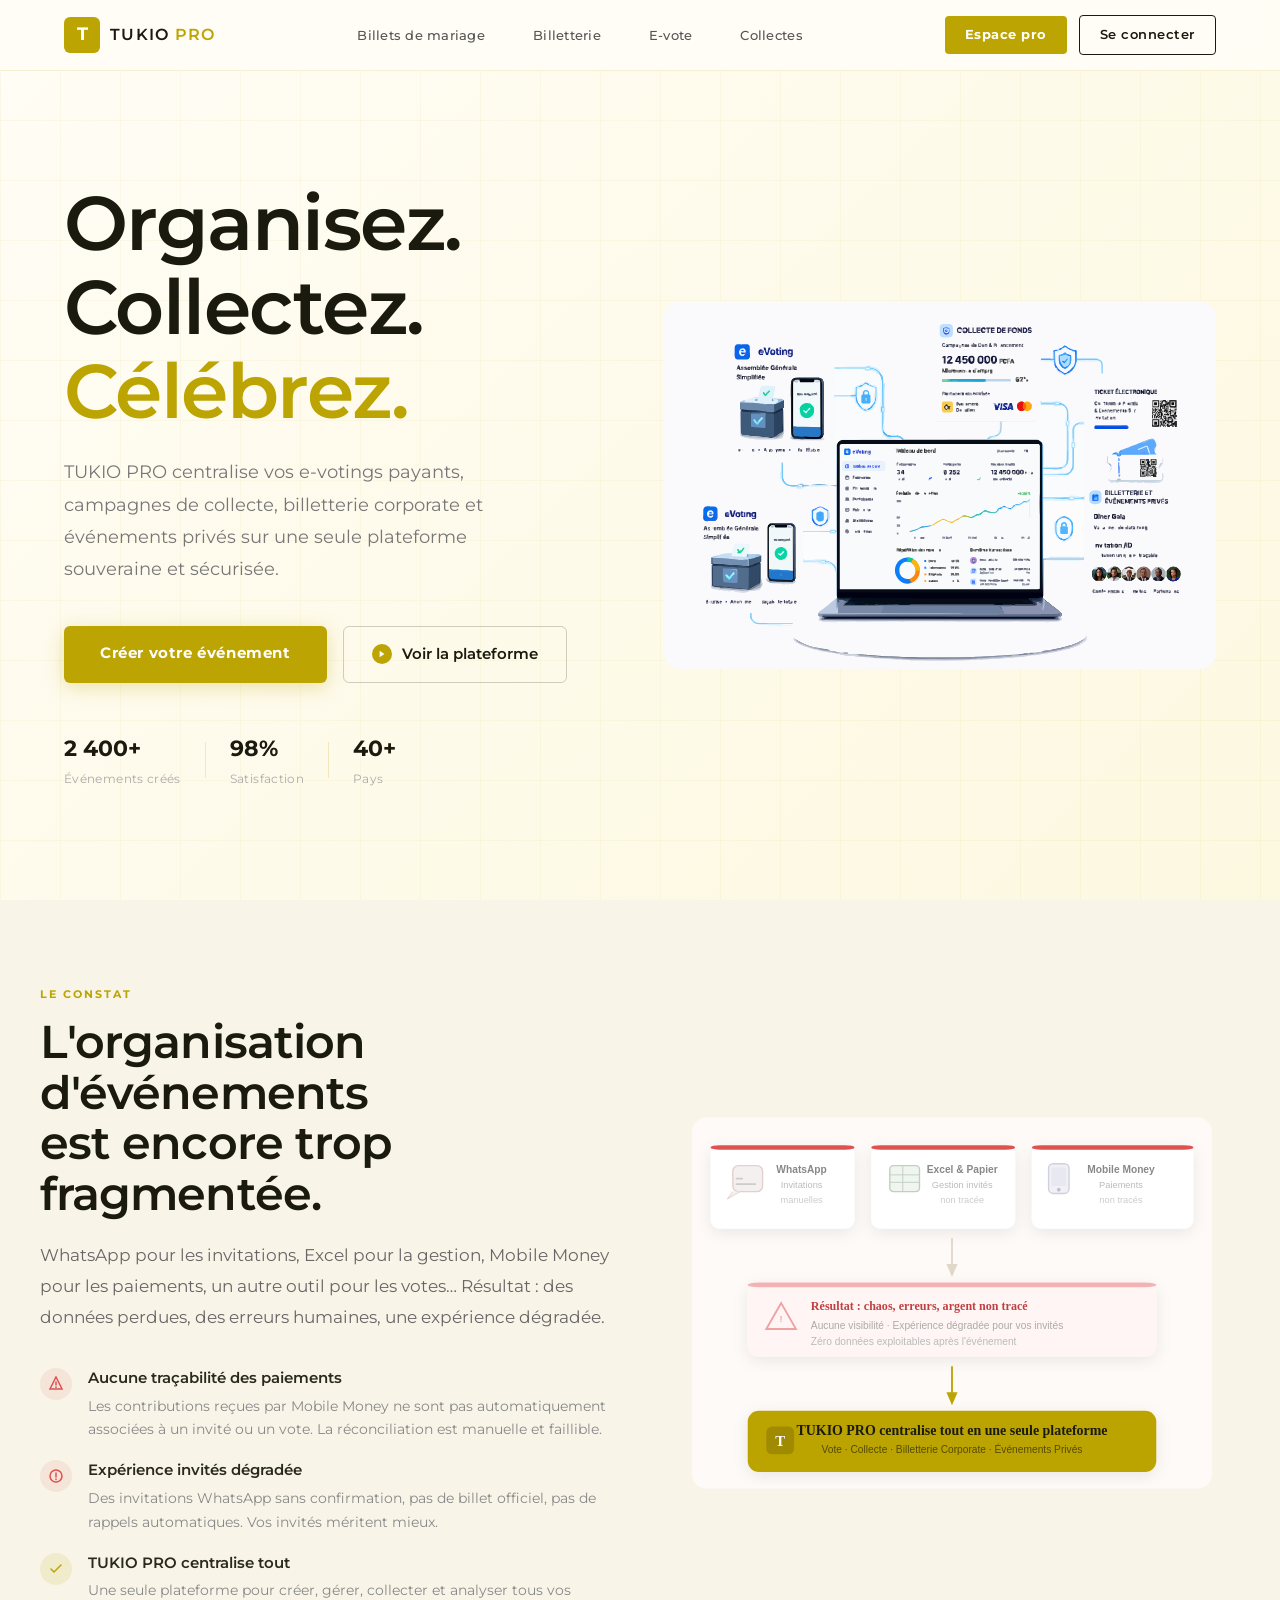
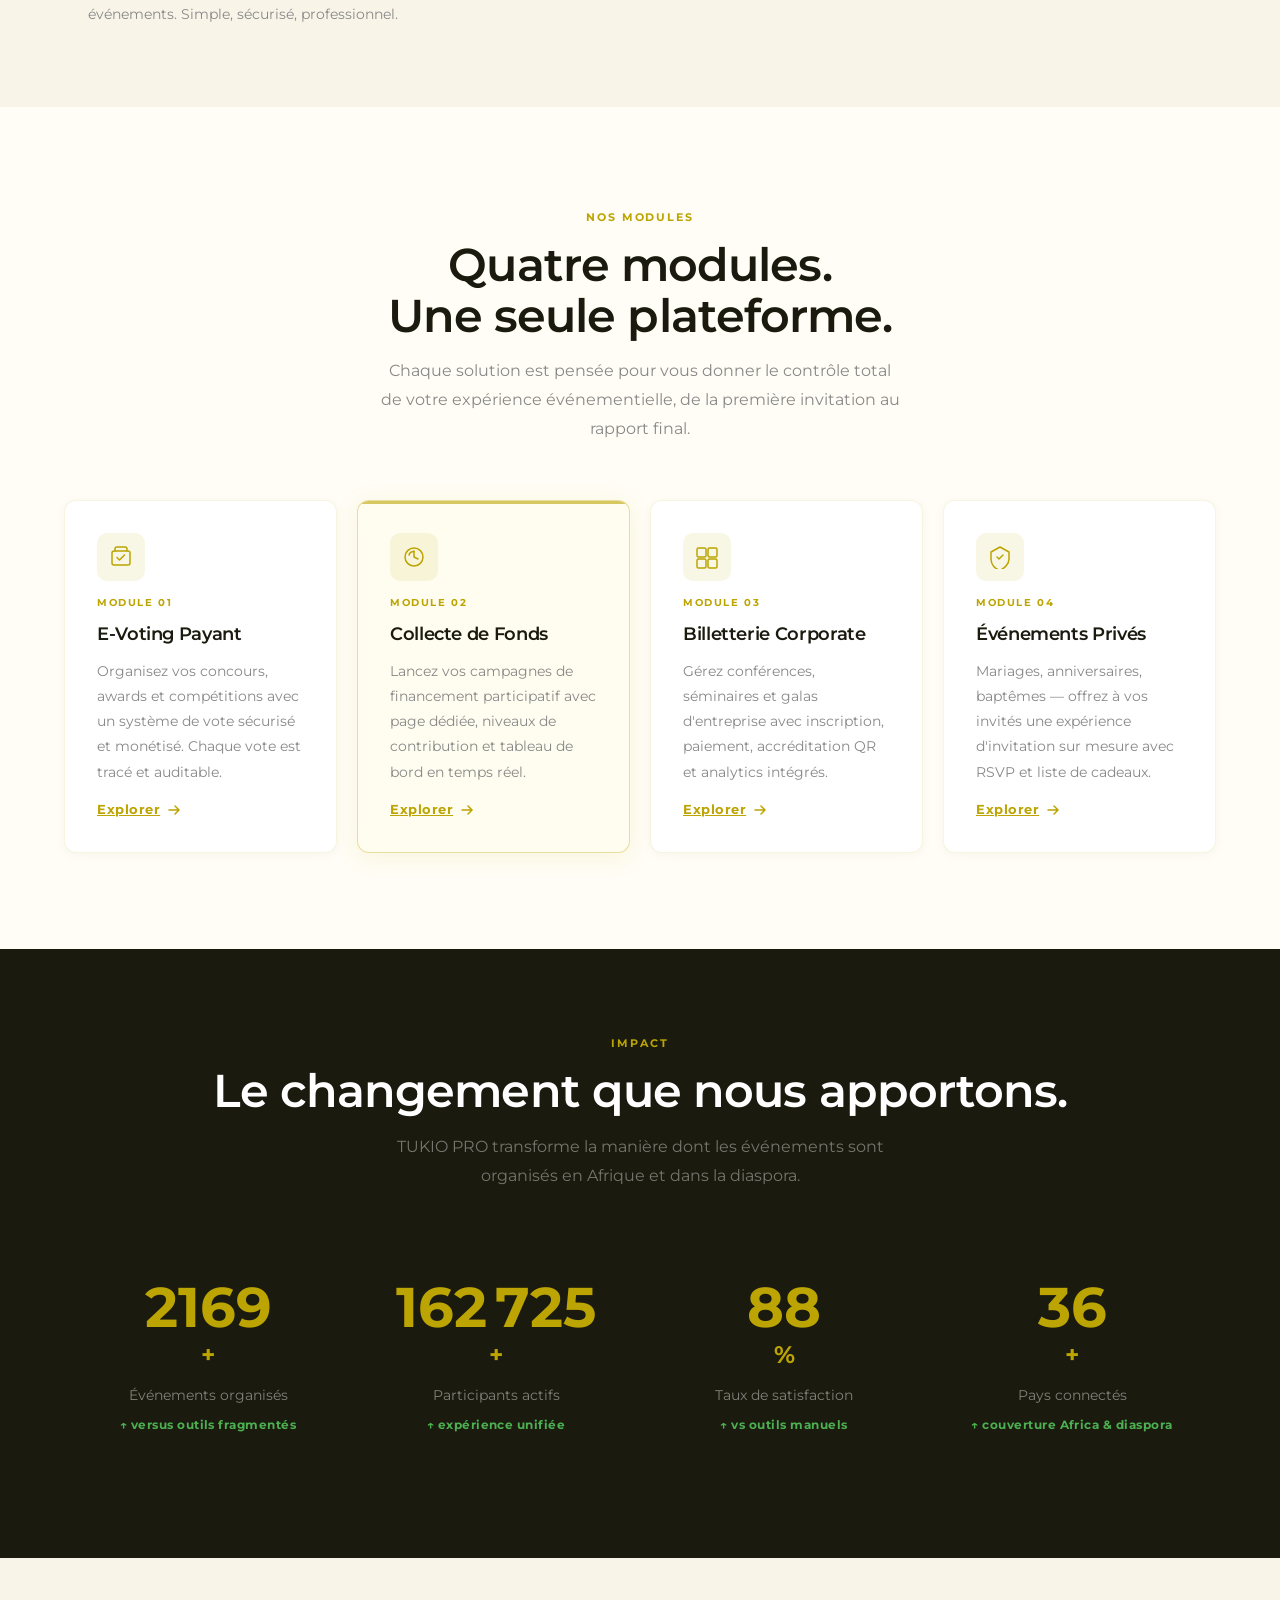
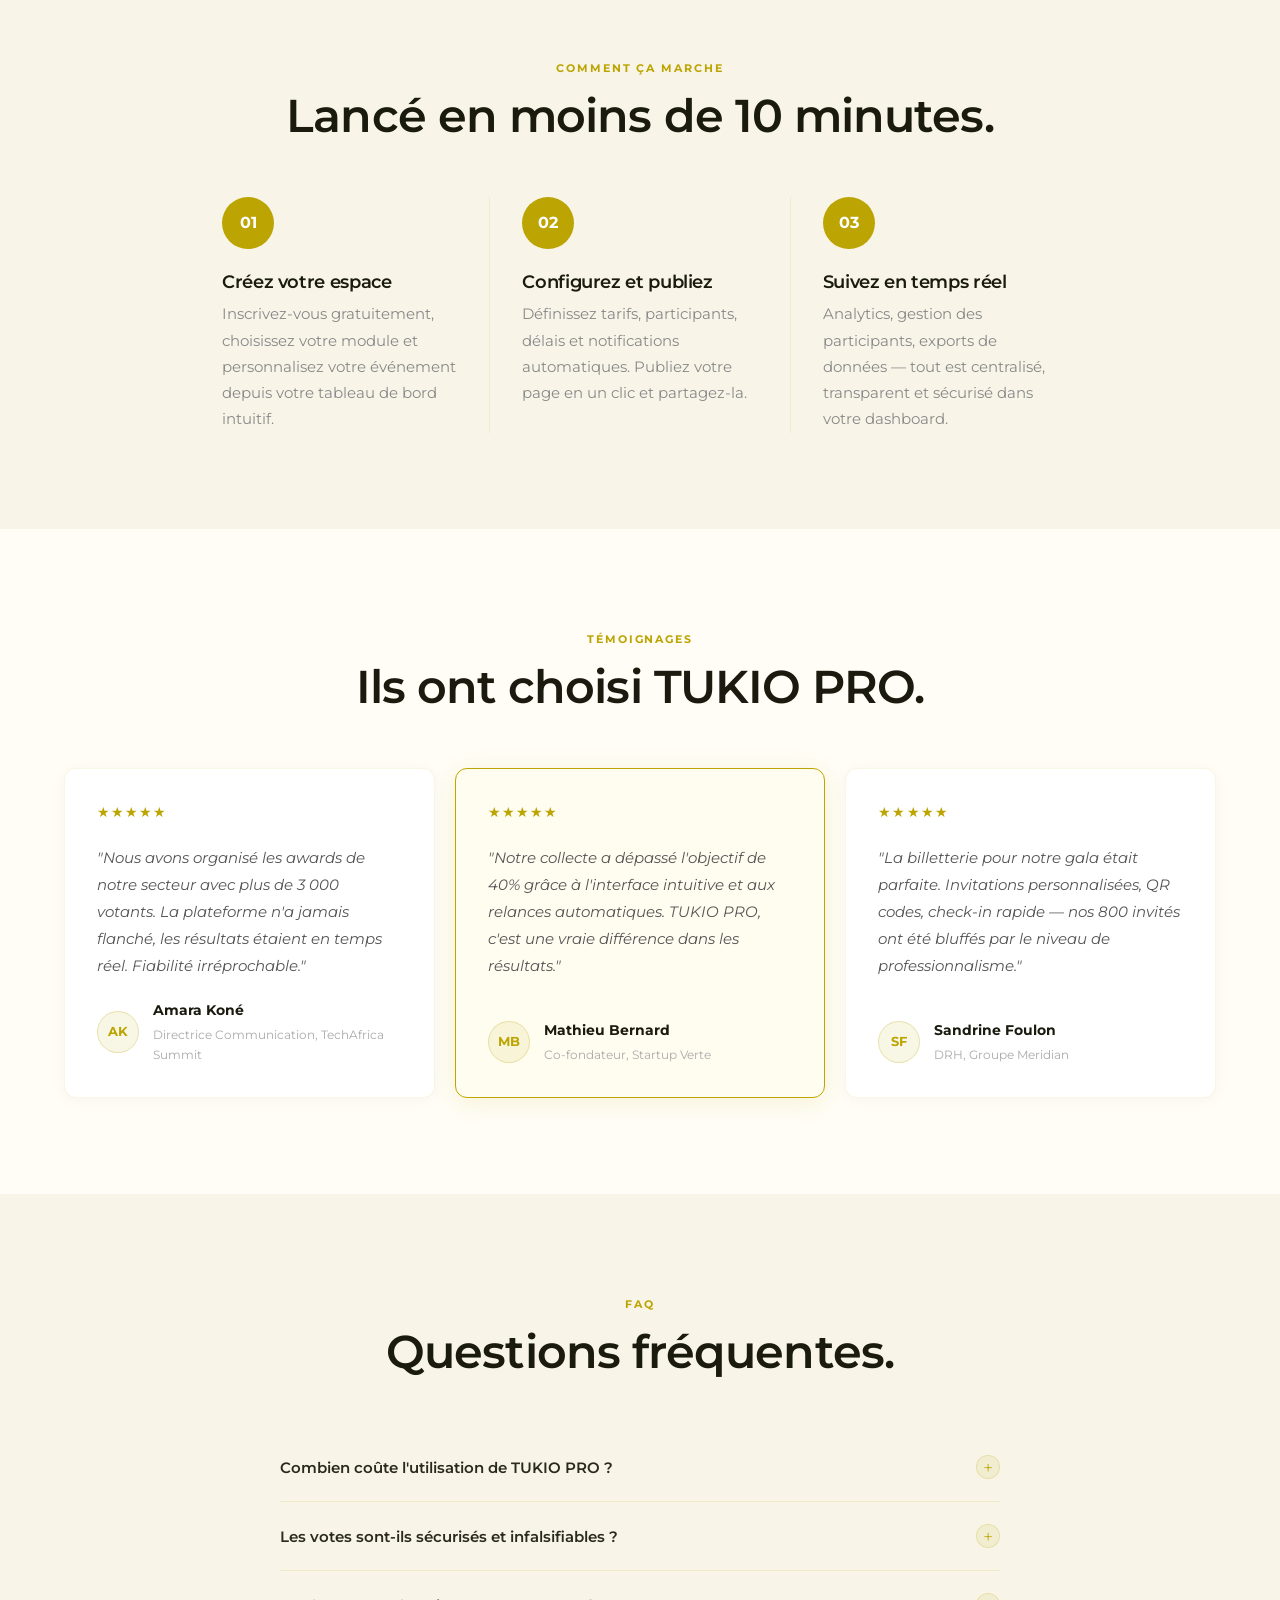
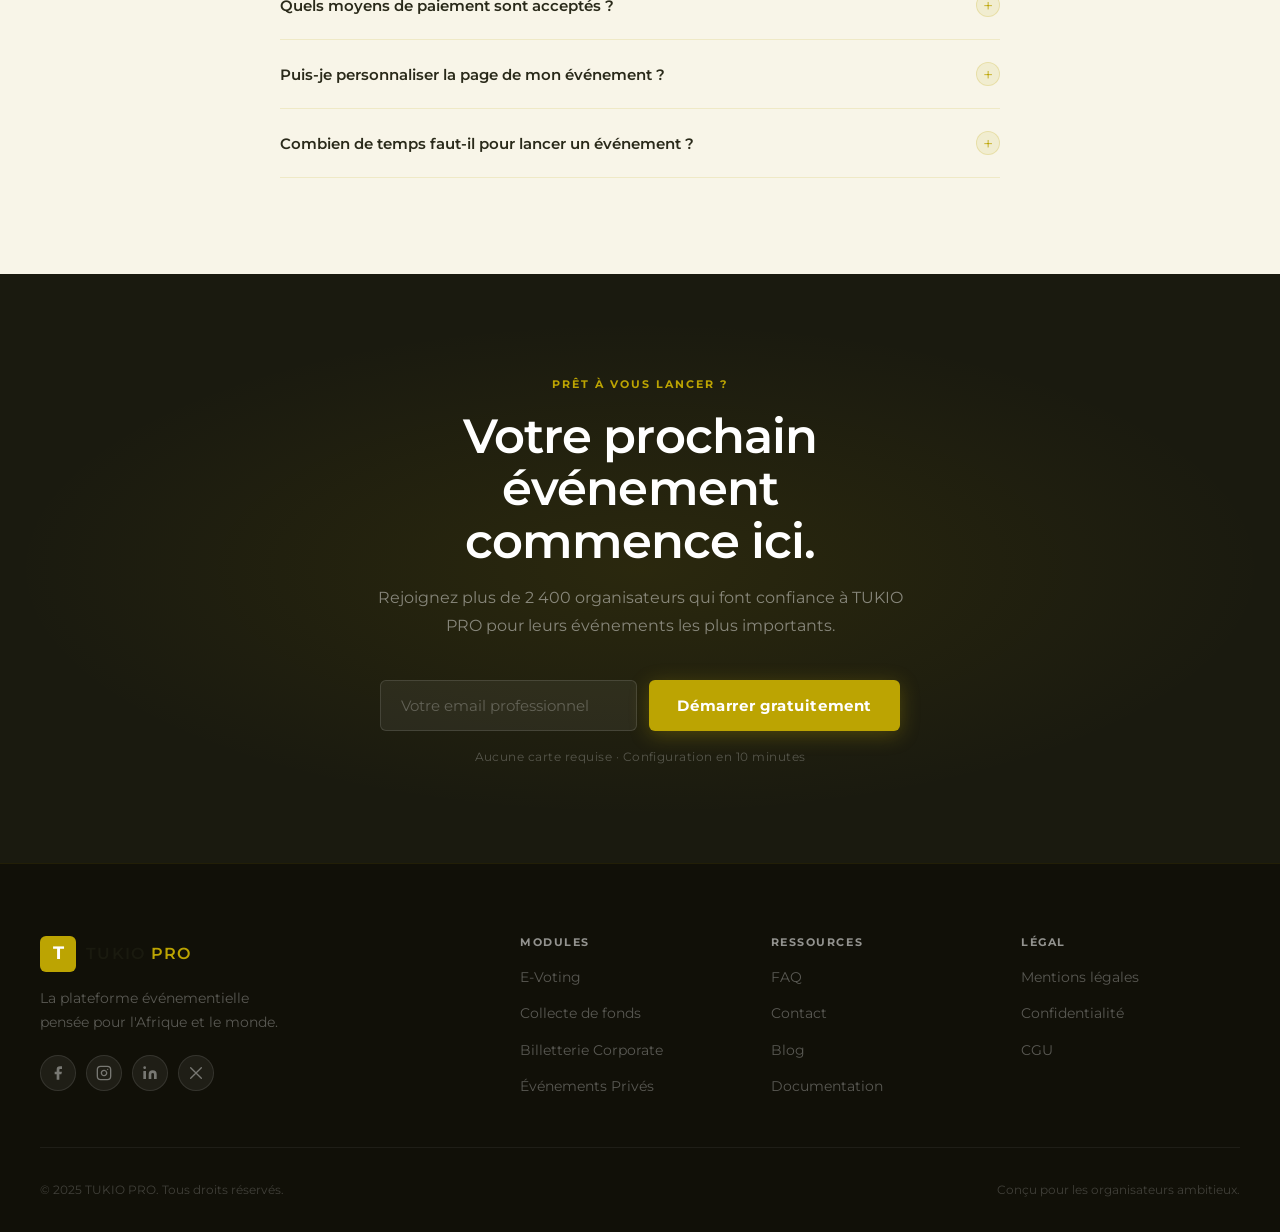
<file: home/index.html>
<!DOCTYPE html>
<html lang="fr">
<head>
  <meta charset="UTF-8">
  <meta name="viewport" content="width=device-width, initial-scale=1.0">
  <meta name="description" content="TUKIO PRO — La plateforme digitale premium pour vos e-votings payants, collectes de fonds, billetterie corporate et événements privés. Organisez, collectez, célébrez.">
  <meta name="keywords" content="e-voting, collecte de fonds, billetterie corporate, billetterie événement, concours, awards, plateforme événementielle Afrique">
  <meta property="og:title" content="TUKIO PRO — Plateforme Événementielle Premium">
  <meta property="og:description" content="E-voting · Collecte · Billetterie Corporate · Événements Privés">
  <meta property="og:type" content="website">
  <title>TUKIO PRO — Plateforme Événementielle Premium</title>
  <link rel="preconnect" href="https://fonts.googleapis.com">
  <link rel="preconnect" href="https://fonts.gstatic.com" crossorigin>
  <link href="https://fonts.googleapis.com/css2?family=Montserrat:wght@300;400;500;600;700&display=swap" rel="stylesheet">
  <link rel="stylesheet" href="style.css">
</head>
<body>

  <!-- ===== NAVBAR ===== -->
  <header class="navbar" role="banner" id="navbar">
    <nav class="nav-container" aria-label="Navigation principale">

      <!-- Logo -->
      <a href="../home/index.html" class="nav-logo" aria-label="TUKIO PRO — Accueil">
        <span class="logo-mark">T</span>
        <span class="logo-text">TUKIO <em>PRO</em></span>
      </a>

      <!-- Liens modules — centre -->
      <ul class="nav-links" role="list">
        <li><a href="../e-voting/index.html" class="nav-link">Billets de mariage</a></li>
        <li><a href="../corporate-ticketing/index.html" class="nav-link">Billetterie</a></li>
        <li><a href="../e-voting/index.html" class="nav-link">E-vote</a></li>
        <li><a href="../crowdfunding/index.html" class="nav-link">Collectes</a></li>
      </ul>

      <!-- Actions — droite -->
      <div class="nav-actions">
        <a href="#contact" class="btn-nav-pro">Espace pro</a>
        <a href="#contact" class="btn-nav-login">Se connecter</a>
        <button class="hamburger" aria-label="Ouvrir le menu" aria-expanded="false" aria-controls="mobile-menu">
          <span class="hamburger-line"></span>
          <span class="hamburger-line"></span>
          <span class="hamburger-line"></span>
        </button>
      </div>
    </nav>

    <!-- Menu mobile -->
    <div class="mobile-menu" id="mobile-menu" aria-hidden="true" role="dialog" aria-label="Menu mobile">
      <ul class="mobile-nav-links" role="list">
        <li><a href="../e-voting/index.html" class="mobile-nav-link">Billets de mariage</a></li>
        <li><a href="../corporate-ticketing/index.html" class="mobile-nav-link">Billetterie</a></li>
        <li><a href="../e-voting/index.html" class="mobile-nav-link">E-vote</a></li>
        <li><a href="../crowdfunding/index.html" class="mobile-nav-link">Collectes</a></li>
      </ul>
      <div class="mobile-nav-actions">
        <a href="#contact" class="btn-nav-pro">Espace pro</a>
        <a href="#contact" class="btn-nav-login">Se connecter</a>
      </div>
    </div>
  </header>

  <main id="main-content">

    <!-- ===== HERO ===== -->
    <section class="hero" aria-labelledby="hero-title">
      <div class="hero-bg" aria-hidden="true"></div>
      <div class="hero-grid-lines" aria-hidden="true"></div>
      <div class="hero-container">

        <!-- Contenu gauche -->
        <div class="hero-content">
          <h1 class="hero-title" id="hero-title">
            Organisez. Collectez. <span class="hero-title-accent">Célébrez.</span>
          </h1>
          <p class="hero-subtitle">
            TUKIO PRO centralise vos e-votings payants, campagnes de collecte, billetterie corporate et événements privés sur une seule plateforme souveraine et sécurisée.
          </p>
          <div class="hero-actions">
            <a href="#contact" class="btn-hero-primary">Créer votre événement</a>
            <a href="#services" class="btn-hero-secondary">
              <span class="btn-play" aria-hidden="true">
                <svg viewBox="0 0 8 10" aria-hidden="true"><path d="M1 1l6 4-6 4V1z"/></svg>
              </span>
              Voir la plateforme
            </a>
          </div>
          <div class="hero-trust" aria-label="Indicateurs de confiance">
            <div class="trust-item">
              <strong>2 400+</strong>
              <span>Événements créés</span>
            </div>
            <div class="trust-divider" aria-hidden="true"></div>
            <div class="trust-item">
              <strong>98%</strong>
              <span>Satisfaction</span>
            </div>
            <div class="trust-divider" aria-hidden="true"></div>
            <div class="trust-item">
              <strong>40+</strong>
              <span>Pays</span>
            </div>
          </div>
        </div>

        <!-- Image droite -->
        <div class="hero-image">
          <img src="../images/hero-event.svg" alt="Dashboard TUKIO PRO — événements, votes et collectes en temps réel" width="560" height="520" loading="eager">
        </div>
      </div>
    </section>

    <!-- ===== CONSTAT ===== -->
    <section class="constat-section" id="constat" aria-labelledby="constat-title">
      <div class="constat-inner">
        <div class="constat-header reveal">
          <span class="section-eyebrow">Le Constat</span>
          <h2 class="section-title" id="constat-title" style="text-align:left; margin-bottom:1.25rem;">
            L'organisation d'événements<br>est encore trop fragmentée.
          </h2>
          <p class="constat-intro">
            WhatsApp pour les invitations, Excel pour la gestion, Mobile Money pour les paiements, un autre outil pour les votes… Résultat : des données perdues, des erreurs humaines, une expérience dégradée.
          </p>
          <div class="constat-points">
            <div class="constat-point">
              <div class="constat-point-icon constat-point-icon--red">
                <svg width="16" height="16" viewBox="0 0 16 16" fill="none">
                  <path d="M8 1L14 13H2L8 1z" stroke="#E05050" stroke-width="1.5" fill="none"/>
                  <path d="M8 6v3M8 11v.5" stroke="#E05050" stroke-width="1.5" stroke-linecap="round"/>
                </svg>
              </div>
              <div class="constat-point-text">
                <strong>Aucune traçabilité des paiements</strong>
                <p>Les contributions reçues par Mobile Money ne sont pas automatiquement associées à un invité ou un vote. La réconciliation est manuelle et faillible.</p>
              </div>
            </div>
            <div class="constat-point">
              <div class="constat-point-icon constat-point-icon--red">
                <svg width="16" height="16" viewBox="0 0 16 16" fill="none">
                  <circle cx="8" cy="8" r="6" stroke="#E05050" stroke-width="1.5"/>
                  <path d="M8 5v4M8 11v.5" stroke="#E05050" stroke-width="1.5" stroke-linecap="round"/>
                </svg>
              </div>
              <div class="constat-point-text">
                <strong>Expérience invités dégradée</strong>
                <p>Des invitations WhatsApp sans confirmation, pas de billet officiel, pas de rappels automatiques. Vos invités méritent mieux.</p>
              </div>
            </div>
            <div class="constat-point">
              <div class="constat-point-icon constat-point-icon--gold">
                <svg width="16" height="16" viewBox="0 0 16 16" fill="none">
                  <path d="M3 8l3 3 7-7" stroke="#BCA402" stroke-width="1.5" stroke-linecap="round" stroke-linejoin="round"/>
                </svg>
              </div>
              <div class="constat-point-text">
                <strong>TUKIO PRO centralise tout</strong>
                <p>Une seule plateforme pour créer, gérer, collecter et analyser tous vos événements. Simple, sécurisé, professionnel.</p>
              </div>
            </div>
          </div>
        </div>
        <div class="constat-image reveal">
          <img src="../images/constat-illustration.svg" alt="Comparaison avant / après TUKIO PRO" width="520" height="400" loading="lazy">
        </div>
      </div>
    </section>

    <!-- ===== SERVICES ===== -->
    <section class="services-section" id="services" aria-labelledby="services-title">
      <div class="section-container">
        <div class="section-header reveal">
          <span class="section-eyebrow">Nos modules</span>
          <h2 class="section-title" id="services-title">Quatre modules.<br>Une seule plateforme.</h2>
          <p class="section-desc">Chaque solution est pensée pour vous donner le contrôle total de votre expérience événementielle, de la première invitation au rapport final.</p>
        </div>

        <div class="services-grid">

          <!-- E-Voting -->
          <article class="service-card reveal" aria-labelledby="svc-evoting">
            <div class="service-icon">
              <svg viewBox="0 0 24 24" fill="none" stroke="#BCA402" stroke-width="1.5" stroke-linecap="round" stroke-linejoin="round">
                <rect x="3" y="6" width="18" height="14" rx="2"/>
                <path d="M8 12.5l2.5 2.5 5-5"/>
                <path d="M6 6V4a2 2 0 0 1 2-2h8a2 2 0 0 1 2 2v2"/>
              </svg>
            </div>
            <span class="service-tag">Module 01</span>
            <h3 class="service-title" id="svc-evoting">E-Voting Payant</h3>
            <p class="service-desc">Organisez vos concours, awards et compétitions avec un système de vote sécurisé et monétisé. Chaque vote est tracé et auditable.</p>
            <a href="../e-voting/index.html" class="service-link" aria-label="Explorer le module E-Voting">
              Explorer
              <svg class="service-arrow" viewBox="0 0 16 16" fill="none" stroke="#BCA402" stroke-width="1.5" stroke-linecap="round"><path d="M3 8h10M9 4l4 4-4 4"/></svg>
            </a>
          </article>

          <!-- Collecte -->
          <article class="service-card service-card--featured reveal" aria-labelledby="svc-collecte">
            <div class="service-icon">
              <svg viewBox="0 0 24 24" fill="none" stroke="#BCA402" stroke-width="1.5" stroke-linecap="round" stroke-linejoin="round">
                <circle cx="12" cy="12" r="9"/>
                <path d="M12 6v6l4 2"/>
                <path d="M7 10c.5-2 2.5-3.5 5-3.5"/>
              </svg>
            </div>
            <span class="service-tag">Module 02</span>
            <h3 class="service-title" id="svc-collecte">Collecte de Fonds</h3>
            <p class="service-desc">Lancez vos campagnes de financement participatif avec page dédiée, niveaux de contribution et tableau de bord en temps réel.</p>
            <a href="../crowdfunding/index.html" class="service-link" aria-label="Explorer le module Collecte">
              Explorer
              <svg class="service-arrow" viewBox="0 0 16 16" fill="none" stroke="#BCA402" stroke-width="1.5" stroke-linecap="round"><path d="M3 8h10M9 4l4 4-4 4"/></svg>
            </a>
          </article>

          <!-- Corporate -->
          <article class="service-card reveal" aria-labelledby="svc-corporate">
            <div class="service-icon">
              <svg viewBox="0 0 24 24" fill="none" stroke="#BCA402" stroke-width="1.5" stroke-linecap="round" stroke-linejoin="round">
                <rect x="2" y="3" width="9" height="9" rx="1.5"/>
                <rect x="13" y="3" width="9" height="9" rx="1.5"/>
                <rect x="2" y="14" width="9" height="9" rx="1.5"/>
                <rect x="13" y="14" width="9" height="9" rx="1.5"/>
              </svg>
            </div>
            <span class="service-tag">Module 03</span>
            <h3 class="service-title" id="svc-corporate">Billetterie Corporate</h3>
            <p class="service-desc">Gérez conférences, séminaires et galas d'entreprise avec inscription, paiement, accréditation QR et analytics intégrés.</p>
            <a href="../corporate-ticketing/index.html" class="service-link" aria-label="Explorer la Billetterie Corporate">
              Explorer
              <svg class="service-arrow" viewBox="0 0 16 16" fill="none" stroke="#BCA402" stroke-width="1.5" stroke-linecap="round"><path d="M3 8h10M9 4l4 4-4 4"/></svg>
            </a>
          </article>

          <!-- Privé -->
          <article class="service-card reveal" aria-labelledby="svc-private">
            <div class="service-icon">
              <svg viewBox="0 0 24 24" fill="none" stroke="#BCA402" stroke-width="1.5" stroke-linecap="round" stroke-linejoin="round">
                <path d="M12 2L3 7v7c0 5.5 4 10 9 11.2C17 23 21 18.5 21 14V7L12 2z"/>
                <path d="M9 12l2 2 4-4"/>
              </svg>
            </div>
            <span class="service-tag">Module 04</span>
            <h3 class="service-title" id="svc-private">Événements Privés</h3>
            <p class="service-desc">Mariages, anniversaires, baptêmes — offrez à vos invités une expérience d'invitation sur mesure avec RSVP et liste de cadeaux.</p>
            <a href="../private-ticketing/index.html" class="service-link" aria-label="Explorer les Événements Privés">
              Explorer
              <svg class="service-arrow" viewBox="0 0 16 16" fill="none" stroke="#BCA402" stroke-width="1.5" stroke-linecap="round"><path d="M3 8h10M9 4l4 4-4 4"/></svg>
            </a>
          </article>

        </div>
      </div>
    </section>

    <!-- ===== STATS ===== -->
    <section class="stats-section" aria-labelledby="stats-title">
      <div class="section-container">
        <div class="section-header reveal" style="margin-bottom:3rem;">
          <span class="section-eyebrow">Impact</span>
          <h2 class="section-title section-title--white" id="stats-title" style="color:white;">Le changement que nous apportons.</h2>
          <p class="section-desc" style="color:rgba(255,255,255,0.4);">TUKIO PRO transforme la manière dont les événements sont organisés en Afrique et dans la diaspora.</p>
        </div>
        <div class="stats-grid" role="list">
          <div class="stat-card reveal" role="listitem">
            <span class="stat-number" data-target="2400">0</span><span class="stat-suffix">+</span>
            <p class="stat-label">Événements organisés</p>
            <span class="stat-change">↑ versus outils fragmentés</span>
          </div>
          <div class="stat-card reveal" role="listitem">
            <span class="stat-number" data-target="180000">0</span><span class="stat-suffix">+</span>
            <p class="stat-label">Participants actifs</p>
            <span class="stat-change">↑ expérience unifiée</span>
          </div>
          <div class="stat-card reveal" role="listitem">
            <span class="stat-number" data-target="98">0</span><span class="stat-suffix">%</span>
            <p class="stat-label">Taux de satisfaction</p>
            <span class="stat-change">↑ vs outils manuels</span>
          </div>
          <div class="stat-card reveal" role="listitem">
            <span class="stat-number" data-target="40">0</span><span class="stat-suffix">+</span>
            <p class="stat-label">Pays connectés</p>
            <span class="stat-change">↑ couverture Africa &amp; diaspora</span>
          </div>
        </div>
      </div>
    </section>

    <!-- ===== HOW IT WORKS ===== -->
    <section class="how-section" id="how" aria-labelledby="how-title">
      <div class="section-container">
        <div class="section-header reveal">
          <span class="section-eyebrow">Comment ça marche</span>
          <h2 class="section-title" id="how-title">Lancé en moins de 10 minutes.</h2>
        </div>
        <div class="steps-grid">
          <div class="step-item reveal">
            <div class="step-number-wrap" aria-hidden="true">
              <span class="step-number">01</span>
            </div>
            <div class="step-content">
              <h3 class="step-title">Créez votre espace</h3>
              <p class="step-desc">Inscrivez-vous gratuitement, choisissez votre module et personnalisez votre événement depuis votre tableau de bord intuitif.</p>
            </div>
          </div>
          <div class="step-item reveal">
            <div class="step-number-wrap" aria-hidden="true">
              <span class="step-number">02</span>
            </div>
            <div class="step-content">
              <h3 class="step-title">Configurez et publiez</h3>
              <p class="step-desc">Définissez tarifs, participants, délais et notifications automatiques. Publiez votre page en un clic et partagez-la.</p>
            </div>
          </div>
          <div class="step-item reveal">
            <div class="step-number-wrap" aria-hidden="true">
              <span class="step-number">03</span>
            </div>
            <div class="step-content">
              <h3 class="step-title">Suivez en temps réel</h3>
              <p class="step-desc">Analytics, gestion des participants, exports de données — tout est centralisé, transparent et sécurisé dans votre dashboard.</p>
            </div>
          </div>
        </div>
      </div>
    </section>

    <!-- ===== TESTIMONIALS ===== -->
    <section class="testimonials-section" id="testimonials" aria-labelledby="testimonials-title">
      <div class="section-container">
        <div class="section-header reveal">
          <span class="section-eyebrow">Témoignages</span>
          <h2 class="section-title" id="testimonials-title">Ils ont choisi TUKIO PRO.</h2>
        </div>
        <div class="testimonials-grid" role="list">

          <blockquote class="testimonial-card reveal" role="listitem">
            <div class="testimonial-stars" aria-label="5 étoiles sur 5">★★★★★</div>
            <p class="testimonial-text">"Nous avons organisé les awards de notre secteur avec plus de 3 000 votants. La plateforme n'a jamais flanché, les résultats étaient en temps réel. Fiabilité irréprochable."</p>
            <footer class="testimonial-author">
              <div class="author-avatar" aria-hidden="true">AK</div>
              <div class="author-info">
                <cite class="author-name">Amara Koné</cite>
                <span class="author-role">Directrice Communication, TechAfrica Summit</span>
              </div>
            </footer>
          </blockquote>

          <blockquote class="testimonial-card testimonial-card--featured reveal" role="listitem">
            <div class="testimonial-stars" aria-label="5 étoiles sur 5">★★★★★</div>
            <p class="testimonial-text">"Notre collecte a dépassé l'objectif de 40% grâce à l'interface intuitive et aux relances automatiques. TUKIO PRO, c'est une vraie différence dans les résultats."</p>
            <footer class="testimonial-author">
              <div class="author-avatar" aria-hidden="true">MB</div>
              <div class="author-info">
                <cite class="author-name">Mathieu Bernard</cite>
                <span class="author-role">Co-fondateur, Startup Verte</span>
              </div>
            </footer>
          </blockquote>

          <blockquote class="testimonial-card reveal" role="listitem">
            <div class="testimonial-stars" aria-label="5 étoiles sur 5">★★★★★</div>
            <p class="testimonial-text">"La billetterie pour notre gala était parfaite. Invitations personnalisées, QR codes, check-in rapide — nos 800 invités ont été bluffés par le niveau de professionnalisme."</p>
            <footer class="testimonial-author">
              <div class="author-avatar" aria-hidden="true">SF</div>
              <div class="author-info">
                <cite class="author-name">Sandrine Foulon</cite>
                <span class="author-role">DRH, Groupe Meridian</span>
              </div>
            </footer>
          </blockquote>

        </div>
      </div>
    </section>

    <!-- ===== FAQ ===== -->
    <section class="faq-section" id="faq" aria-labelledby="faq-title">
      <div class="section-container">
        <div class="section-header reveal">
          <span class="section-eyebrow">FAQ</span>
          <h2 class="section-title" id="faq-title">Questions fréquentes.</h2>
        </div>
        <div class="faq-list" role="list">

          <div class="faq-item" role="listitem">
            <button class="faq-question" aria-expanded="false" aria-controls="faq-1">
              Combien coûte l'utilisation de TUKIO PRO ?
              <span class="faq-icon" aria-hidden="true">+</span>
            </button>
            <div class="faq-answer" id="faq-1" hidden>
              <p>TUKIO PRO fonctionne sur un modèle à la performance : vous ne payez qu'en cas de succès de votre événement. Aucun frais d'abonnement mensuel. Contactez-nous pour un devis personnalisé selon votre volume et votre type d'événement.</p>
            </div>
          </div>

          <div class="faq-item" role="listitem">
            <button class="faq-question" aria-expanded="false" aria-controls="faq-2">
              Les votes sont-ils sécurisés et infalsifiables ?
              <span class="faq-icon" aria-hidden="true">+</span>
            </button>
            <div class="faq-answer" id="faq-2" hidden>
              <p>Oui. Chaque vote est lié à une transaction de paiement unique et vérifiable. Notre système empêche toute duplication ou manipulation. Vous recevez un rapport d'audit complet à la clôture de votre concours.</p>
            </div>
          </div>

          <div class="faq-item" role="listitem">
            <button class="faq-question" aria-expanded="false" aria-controls="faq-3">
              Quels moyens de paiement sont acceptés ?
              <span class="faq-icon" aria-hidden="true">+</span>
            </button>
            <div class="faq-answer" id="faq-3" hidden>
              <p>Nous acceptons les cartes bancaires (Visa, Mastercard), Mobile Money (Orange Money, MTN MoMo, Wave) et les virements pour les comptes entreprise. Notre intégration couvre plus de 40 pays.</p>
            </div>
          </div>

          <div class="faq-item" role="listitem">
            <button class="faq-question" aria-expanded="false" aria-controls="faq-4">
              Puis-je personnaliser la page de mon événement ?
              <span class="faq-icon" aria-hidden="true">+</span>
            </button>
            <div class="faq-answer" id="faq-4" hidden>
              <p>Absolument. Chaque page événement est entièrement personnalisable : logo, couleurs, textes, visuels, URL personnalisée. Votre marque reste au premier plan, TUKIO PRO s'efface discrètement.</p>
            </div>
          </div>

          <div class="faq-item" role="listitem">
            <button class="faq-question" aria-expanded="false" aria-controls="faq-5">
              Combien de temps faut-il pour lancer un événement ?
              <span class="faq-icon" aria-hidden="true">+</span>
            </button>
            <div class="faq-answer" id="faq-5" hidden>
              <p>Moins de 10 minutes pour un événement standard. Notre assistant de configuration vous guide étape par étape. Pour les grands événements corporate, notre équipe vous accompagne de A à Z.</p>
            </div>
          </div>

        </div>
      </div>
    </section>

    <!-- ===== CTA ===== -->
    <section class="cta-section" id="contact" aria-labelledby="cta-title">
      <div class="cta-bg-glow" aria-hidden="true"></div>
      <div class="section-container">
        <div class="cta-content">
          <span class="cta-eyebrow">Prêt à vous lancer ?</span>
          <h2 class="cta-title" id="cta-title">Votre prochain événement<br>commence ici.</h2>
          <p class="cta-desc">Rejoignez plus de 2 400 organisateurs qui font confiance à TUKIO PRO pour leurs événements les plus importants.</p>
          <div class="cta-form" role="form" aria-label="Formulaire de démarrage">
            <label for="cta-email" class="sr-only">Votre adresse email professionnelle</label>
            <input type="email" id="cta-email" name="email" placeholder="Votre email professionnel" class="cta-input" autocomplete="email" aria-required="true">
            <button type="submit" class="cta-submit" aria-label="Démarrer gratuitement">Démarrer gratuitement</button>
          </div>
          <p class="cta-note">Aucune carte requise · Configuration en 10 minutes</p>
        </div>
      </div>
    </section>

  </main>

  <!-- ===== FOOTER ===== -->
  <footer class="footer" role="contentinfo">
    <div class="footer-container">

      <div class="footer-brand">
        <a href="../home/index.html" class="footer-logo" aria-label="TUKIO PRO — Retour à l'accueil">
          <span class="logo-mark">T</span>
          <span class="logo-text">TUKIO <em>PRO</em></span>
        </a>
        <p class="footer-tagline">La plateforme événementielle<br>pensée pour l'Afrique et le monde.</p>
        <!-- Réseaux sociaux -->
        <div class="footer-socials" aria-label="Nos réseaux sociaux">
          <a href="#" class="social-link" aria-label="TUKIO PRO sur Facebook">
            <svg viewBox="0 0 24 24" aria-hidden="true"><path d="M18 2h-3a5 5 0 0 0-5 5v3H7v4h3v8h4v-8h3l1-4h-4V7a1 1 0 0 1 1-1h3z"/></svg>
          </a>
          <a href="#" class="social-link" aria-label="TUKIO PRO sur Instagram">
            <svg viewBox="0 0 24 24" aria-hidden="true"><rect x="2" y="2" width="20" height="20" rx="5" ry="5" fill="none" stroke="currentColor" stroke-width="2" style="stroke:rgba(255,255,255,0.4)"/><path d="M16 11.37A4 4 0 1 1 12.63 8 4 4 0 0 1 16 11.37z" fill="none" stroke="currentColor" stroke-width="2" style="stroke:rgba(255,255,255,0.4)"/><line x1="17.5" y1="6.5" x2="17.51" y2="6.5" stroke="currentColor" stroke-width="2" stroke-linecap="round" style="stroke:rgba(255,255,255,0.4)"/></svg>
          </a>
          <a href="#" class="social-link" aria-label="TUKIO PRO sur LinkedIn">
            <svg viewBox="0 0 24 24" aria-hidden="true"><path d="M16 8a6 6 0 0 1 6 6v7h-4v-7a2 2 0 0 0-2-2 2 2 0 0 0-2 2v7h-4v-7a6 6 0 0 1 6-6zM2 9h4v12H2z"/><circle cx="4" cy="4" r="2"/></svg>
          </a>
          <a href="#" class="social-link" aria-label="TUKIO PRO sur Twitter / X">
            <svg viewBox="0 0 24 24" aria-hidden="true"><path d="M4 4l16 16M20 4L4 20" fill="none" stroke="currentColor" stroke-width="2" stroke-linecap="round" style="stroke:rgba(255,255,255,0.4)"/></svg>
          </a>
        </div>
      </div>

      <nav class="footer-nav" aria-label="Navigation du pied de page">
        <div class="footer-col">
          <h3 class="footer-col-title">Modules</h3>
          <ul role="list">
            <li><a href="../e-voting/index.html" class="footer-link">E-Voting</a></li>
            <li><a href="../crowdfunding/index.html" class="footer-link">Collecte de fonds</a></li>
            <li><a href="../corporate-ticketing/index.html" class="footer-link">Billetterie Corporate</a></li>
            <li><a href="../private-ticketing/index.html" class="footer-link">Événements Privés</a></li>
          </ul>
        </div>
        <div class="footer-col">
          <h3 class="footer-col-title">Ressources</h3>
          <ul role="list">
            <li><a href="#faq" class="footer-link">FAQ</a></li>
            <li><a href="#contact" class="footer-link">Contact</a></li>
            <li><a href="#" class="footer-link">Blog</a></li>
            <li><a href="#" class="footer-link">Documentation</a></li>
          </ul>
        </div>
        <div class="footer-col">
          <h3 class="footer-col-title">Légal</h3>
          <ul role="list">
            <li><a href="../cgu/index.html" class="footer-link">Mentions légales</a></li>
            <li><a href="../privacy/index.html" class="footer-link">Confidentialité</a></li>
            <li><a href="../cgu/index.html" class="footer-link">CGU</a></li>
          </ul>
        </div>
      </nav>

    </div>
    <div class="footer-bottom">
      <p>© 2025 TUKIO PRO. Tous droits réservés.</p>
      <p>Conçu pour les organisateurs ambitieux.</p>
    </div>
  </footer>

  <script src="script.js"></script>
</body>
</html>
</file>
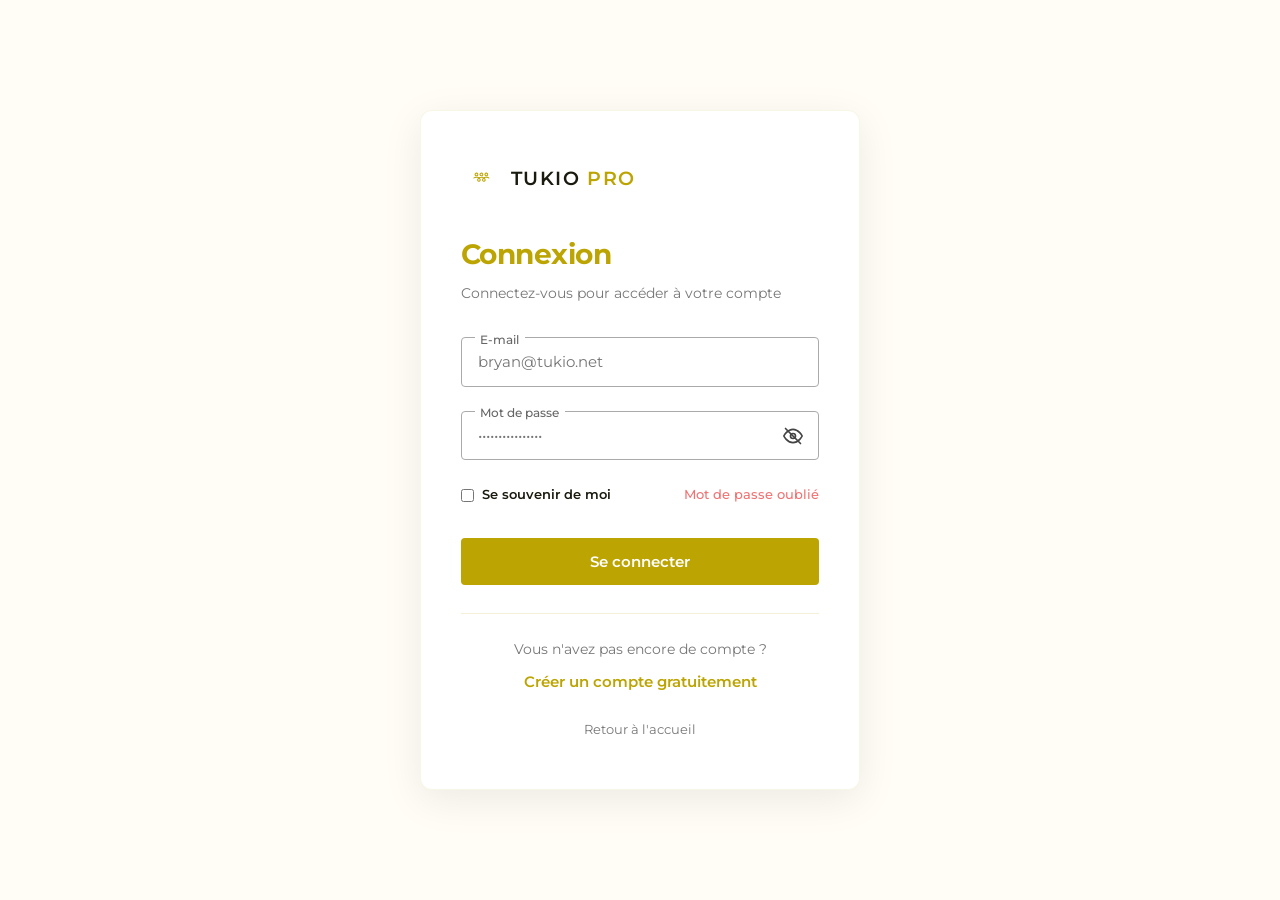
<file: login/index.html>
<!doctype html>
<html lang="fr">
  <head>
    <meta charset="UTF-8" />
    <meta name="viewport" content="width=device-width, initial-scale=1.0" />
    <title>Connexion — TUKIO PRO</title>
    <link rel="preconnect" href="https://fonts.googleapis.com" />
    <link rel="preconnect" href="https://fonts.gstatic.com" crossorigin />
    <link
      href="https://fonts.googleapis.com/css2?family=Montserrat:wght@400;500;600;700&display=swap"
      rel="stylesheet"
    />
    <link rel="stylesheet" href="../style.css" />
    <link rel="stylesheet" href="style.css" />
    <link rel="icon" type="image/svg+xml" href="../images/Logotukio.svg" />
  </head>
  <body>
    <div class="login-container reveal">
      <a href="../index.html" class="login-logo">
        <img src="../images/Logotukio.svg" alt="TUKIO PRO" />
        <span>TUKIO <em>PRO</em></span>
      </a>
      <div class="login-header">
        <h1 class="login-title-text">Connexion</h1>
        <p class="login-subtitle">Connectez-vous pour accéder à votre compte</p>
      </div>
      <form action="#" method="POST" id="loginForm">
        <div class="form-group">
          <label for="email">E-mail</label>
          <input
            type="email"
            id="email"
            class="form-control"
            placeholder="bryan@tukio.net"
            required
          />
        </div>
        <div class="form-group">
          <label for="password">Mot de passe</label>
          <input
            type="password"
            id="password"
            class="form-control"
            placeholder="••••••••••••••••"
            required
          />
          <button
            type="button"
            class="password-toggle"
            aria-label="Afficher le mot de passe"
            id="togglePassword"
          >
            <svg
              width="20"
              height="20"
              viewBox="0 0 24 24"
              fill="none"
              stroke="currentColor"
              stroke-width="2"
              stroke-linecap="round"
              stroke-linejoin="round"
            >
              <path d="M1 12s4-8 11-8 11 8 11 8-4 8-11 8-11-8-11-8z"></path>
              <circle cx="12" cy="12" r="3"></circle>
              <line x1="3" y1="3" x2="21" y2="21"></line>
            </svg>
          </button>
        </div>
        <div class="login-options">
          <label class="remember-me">
            <input type="checkbox" id="remember" />
            Se souvenir de moi
          </label>
          <a href="#" class="forgot-password">Mot de passe oublié</a>
        </div>
        <button type="submit" class="btn-submit">Se connecter</button>
      </form>
      <div class="signup-prompt">
        <p>Vous n'avez pas encore de compte ?</p>
        <a href="../signup/index.html" class="signup-link">Créer un compte gratuitement</a>
      </div>
      <a href="../index.html" class="back-home">Retour à l'accueil</a>
    </div>

    <script src="script.js"></script>
  </body>
</html>
</file>
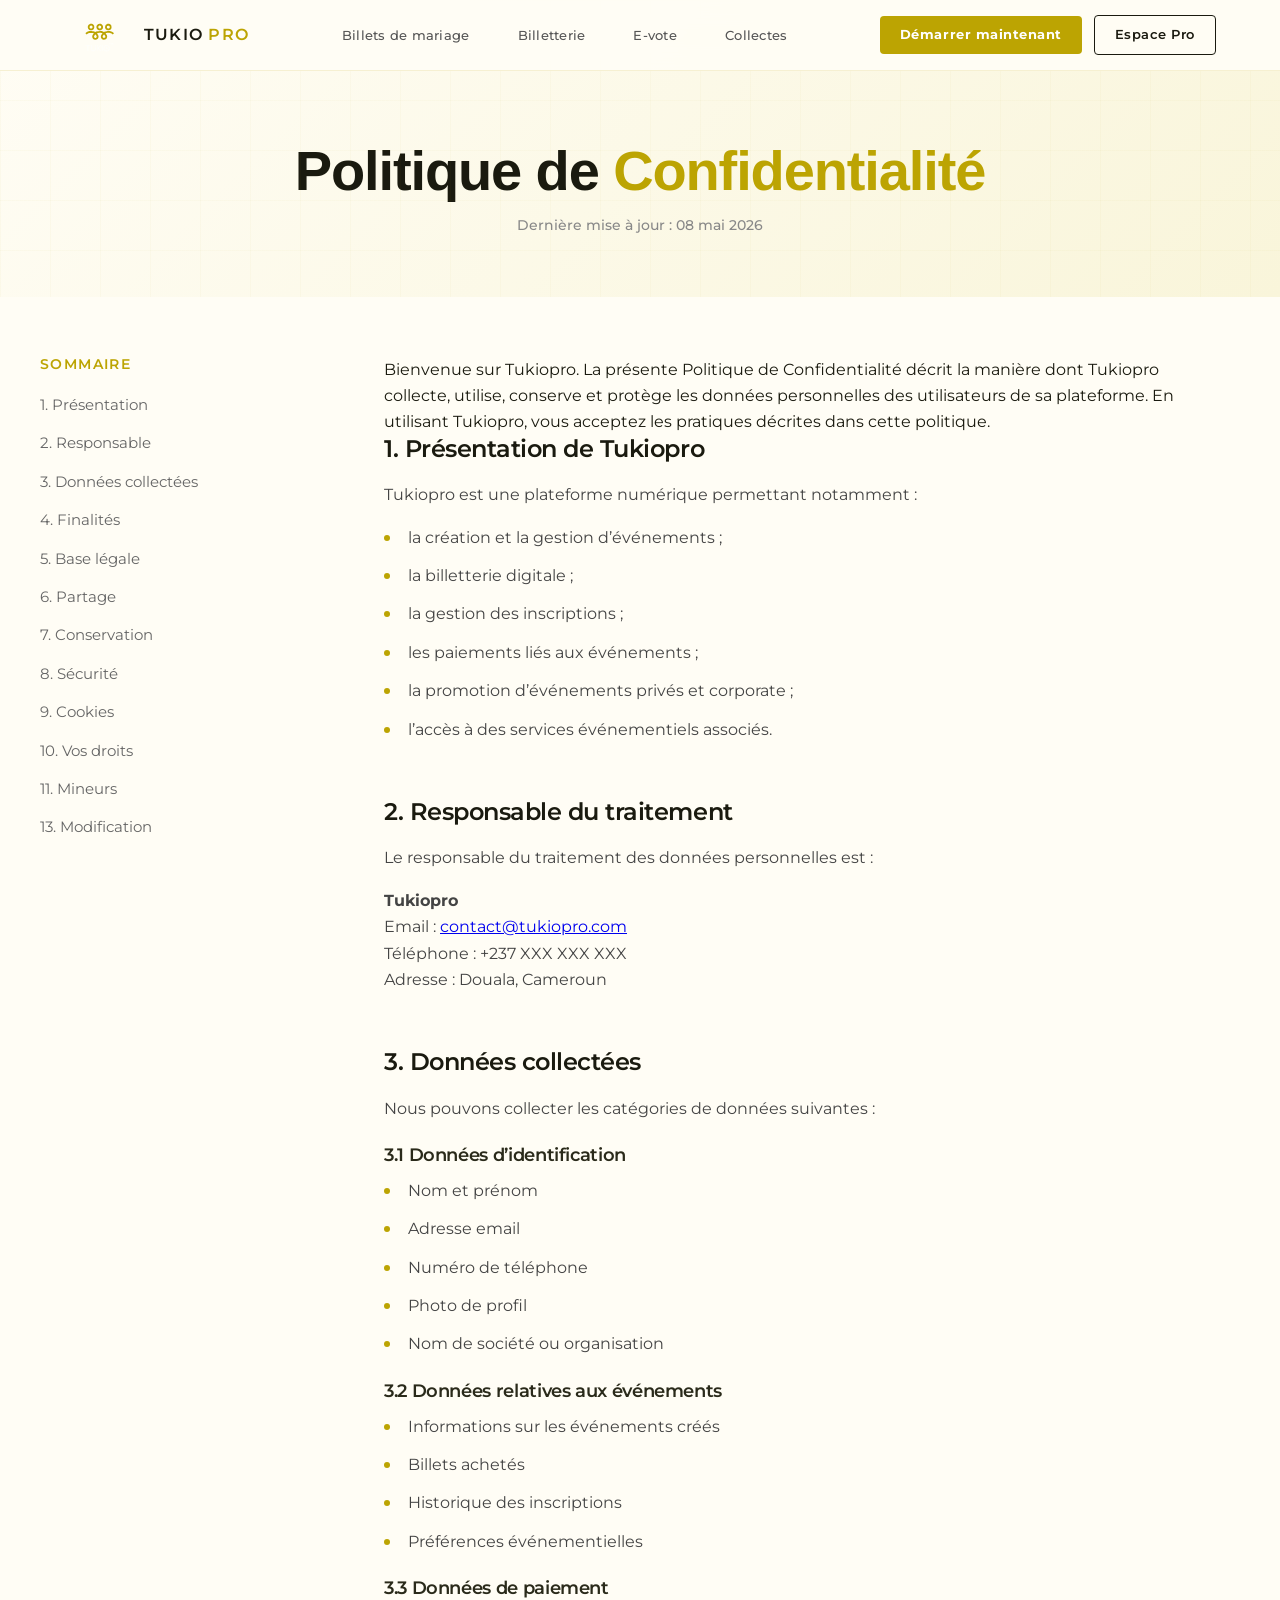
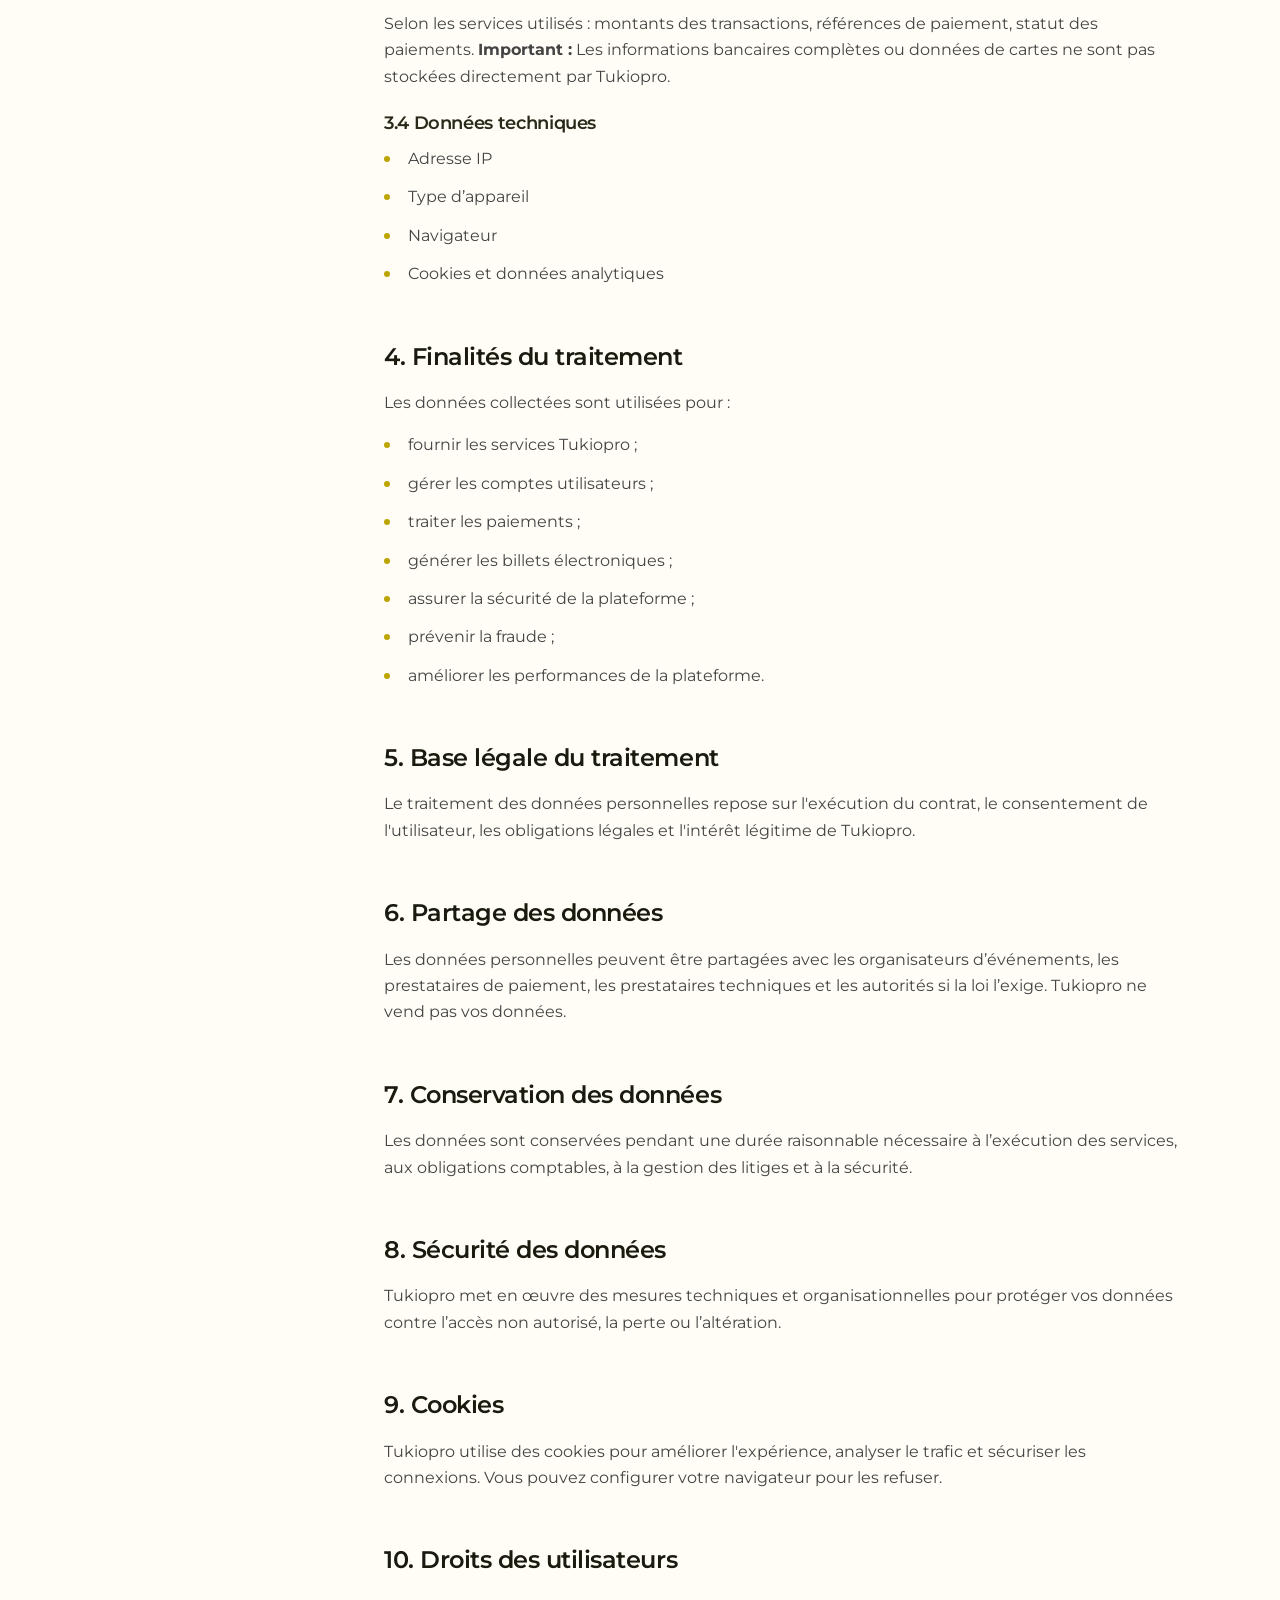
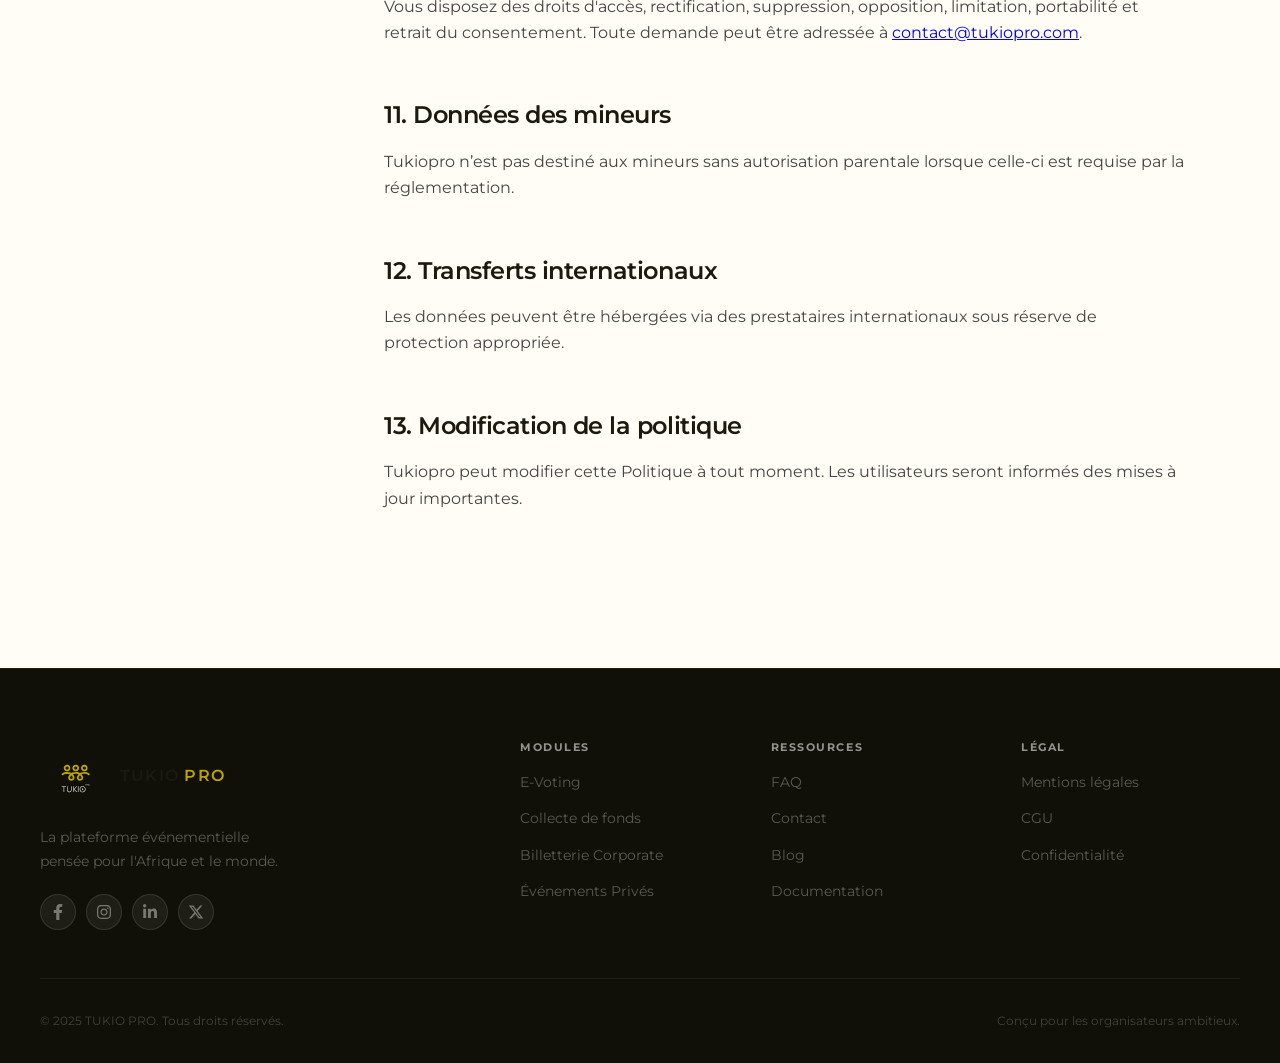
<file: privacy/index.html>
<!DOCTYPE html>
<html lang="fr">
<head>
  <meta charset="UTF-8">
  <meta name="viewport" content="width=device-width, initial-scale=1.0">
  <meta name="description" content="Politique de Confidentialité de TUKIO PRO — Protection de vos données personnelles et respect de votre vie privée.">
  <title>Politique de Confidentialité — TUKIO PRO</title>
  <link rel="preconnect" href="https://fonts.googleapis.com">
  <link rel="preconnect" href="https://fonts.gstatic.com" crossorigin>
  <link href="https://fonts.googleapis.com/css2?family=Montserrat:wght@300;400;500;600;700&display=swap" rel="stylesheet">
  <link rel="stylesheet" href="style.css">
</head>
<body>

  <!-- ===== NAVBAR ===== -->
  <header class="navbar" role="banner" id="navbar">
    <nav class="nav-container" aria-label="Navigation principale">

      <!-- Logo -->
      <a href="../index.html" class="nav-logo" aria-label="TUKIO PRO — Accueil">
        <img src="../images/Logotukio.svg" alt="TUKIO PRO" class="logo-image" />
        <span class="logo-text-alt">TUKIO <em>PRO</em></span>
      </a>

      <!-- Liens modules — centre -->
      <ul class="nav-links" role="list">
        <li><a href="../private-ticketing/index.html" class="nav-link">Billets de mariage</a></li>
        <li><a href="../corporate-ticketing/index.html" class="nav-link">Billetterie</a></li>
        <li><a href="../e-voting/index.html" class="nav-link">E-vote</a></li>
        <li><a href="../crowdfunding/index.html" class="nav-link">Collectes</a></li>
      </ul>

      <!-- Actions — droite -->
      <div class="nav-actions">
        <a href="../signup/index.html" class="btn-nav-pro">Démarrer maintenant</a>
        <a href="../login/index.html" class="btn-nav-login">Espace Pro</a>
        <button class="hamburger" aria-label="Ouvrir le menu" aria-expanded="false" aria-controls="mobile-menu">
          <span class="hamburger-line"></span>
          <span class="hamburger-line"></span>
          <span class="hamburger-line"></span>
        </button>
      </div>
    </nav>

    <!-- Menu mobile -->
    <div class="mobile-menu" id="mobile-menu" aria-hidden="true" role="dialog" aria-label="Menu mobile">
      <ul class="mobile-nav-links" role="list">
        <li><a href="../private-ticketing/index.html" class="mobile-nav-link">Billets de mariage</a></li>
        <li><a href="../corporate-ticketing/index.html" class="mobile-nav-link">Billetterie</a></li>
        <li><a href="../e-voting/index.html" class="mobile-nav-link">E-vote</a></li>
        <li><a href="../crowdfunding/index.html" class="mobile-nav-link">Collectes</a></li>
      </ul>
      <div class="mobile-nav-actions">
        <a href="../signup/index.html" class="btn-nav-pro">Démarrer maintenant</a>
        <a href="../login/index.html" class="btn-nav-login">Espace Pro</a>
      </div>
    </div>
  </header>

  <main id="main-content">
    
    <!-- ===== LEGAL HERO ===== -->
    <section class="legal-hero">
      <div class="legal-hero-bg"></div>
      <div class="section-container">
        <h1 class="legal-title">Politique de <span class="accent">Confidentialité</span></h1>
        <p class="legal-last-update">Dernière mise à jour : 08 mai 2026</p>
      </div>
    </section>

    <!-- ===== PRIVACY CONTENT ===== -->
    <section class="legal-content-section">
      <div class="section-container">
        <div class="legal-grid">
          
          <!-- Summary Sidebar -->
          <aside class="legal-sidebar">
            <nav class="sticky-nav">
              <h3>Sommaire</h3>
              <ul class="summary-links">
                <li><a href="#sec1">1. Présentation</a></li>
                <li><a href="#sec2">2. Responsable</a></li>
                <li><a href="#sec3">3. Données collectées</a></li>
                <li><a href="#sec4">4. Finalités</a></li>
                <li><a href="#sec5">5. Base légale</a></li>
                <li><a href="#sec6">6. Partage</a></li>
                <li><a href="#sec7">7. Conservation</a></li>
                <li><a href="#sec8">8. Sécurité</a></li>
                <li><a href="#sec9">9. Cookies</a></li>
                <li><a href="#sec10">10. Vos droits</a></li>
                <li><a href="#sec11">11. Mineurs</a></li>
                <li><a href="#sec13">13. Modification</a></li>
              </ul>
            </nav>
          </aside>

          <!-- Main Text -->
          <article class="legal-body">
            
            <p class="intro-text">Bienvenue sur Tukiopro. La présente Politique de Confidentialité décrit la manière dont Tukiopro collecte, utilise, conserve et protège les données personnelles des utilisateurs de sa plateforme. En utilisant Tukiopro, vous acceptez les pratiques décrites dans cette politique.</p>

            <section id="sec1" class="legal-section">
              <h2>1. Présentation de Tukiopro</h2>
              <p>Tukiopro est une plateforme numérique permettant notamment :</p>
              <ul class="legal-list">
                <li>la création et la gestion d’événements ;</li>
                <li>la billetterie digitale ;</li>
                <li>la gestion des inscriptions ;</li>
                <li>les paiements liés aux événements ;</li>
                <li>la promotion d’événements privés et corporate ;</li>
                <li>l’accès à des services événementiels associés.</li>
              </ul>
            </section>

            <section id="sec2" class="legal-section">
              <h2>2. Responsable du traitement</h2>
              <p>Le responsable du traitement des données personnelles est :</p>
              <p><strong>Tukiopro</strong><br>
              Email : <a href="mailto:contact@tukiopro.com">contact@tukiopro.com</a><br>
              Téléphone : +237 XXX XXX XXX<br>
              Adresse : Douala, Cameroun</p>
            </section>

            <section id="sec3" class="legal-section">
              <h2>3. Données collectées</h2>
              <p>Nous pouvons collecter les catégories de données suivantes :</p>
              
              <h3>3.1 Données d’identification</h3>
              <ul class="legal-list">
                <li>Nom et prénom</li>
                <li>Adresse email</li>
                <li>Numéro de téléphone</li>
                <li>Photo de profil</li>
                <li>Nom de société ou organisation</li>
              </ul>

              <h3>3.2 Données relatives aux événements</h3>
              <ul class="legal-list">
                <li>Informations sur les événements créés</li>
                <li>Billets achetés</li>
                <li>Historique des inscriptions</li>
                <li>Préférences événementielles</li>
              </ul>

              <h3>3.3 Données de paiement</h3>
              <p>Selon les services utilisés : montants des transactions, références de paiement, statut des paiements. <strong>Important :</strong> Les informations bancaires complètes ou données de cartes ne sont pas stockées directement par Tukiopro.</p>

              <h3>3.4 Données techniques</h3>
              <ul class="legal-list">
                <li>Adresse IP</li>
                <li>Type d’appareil</li>
                <li>Navigateur</li>
                <li>Cookies et données analytiques</li>
              </ul>
            </section>

            <section id="sec4" class="legal-section">
              <h2>4. Finalités du traitement</h2>
              <p>Les données collectées sont utilisées pour :</p>
              <ul class="legal-list">
                <li>fournir les services Tukiopro ;</li>
                <li>gérer les comptes utilisateurs ;</li>
                <li>traiter les paiements ;</li>
                <li>générer les billets électroniques ;</li>
                <li>assurer la sécurité de la plateforme ;</li>
                <li>prévenir la fraude ;</li>
                <li>améliorer les performances de la plateforme.</li>
              </ul>
            </section>

            <section id="sec5" class="legal-section">
              <h2>5. Base légale du traitement</h2>
              <p>Le traitement des données personnelles repose sur l'exécution du contrat, le consentement de l'utilisateur, les obligations légales et l'intérêt légitime de Tukiopro.</p>
            </section>

            <section id="sec6" class="legal-section">
              <h2>6. Partage des données</h2>
              <p>Les données personnelles peuvent être partagées avec les organisateurs d’événements, les prestataires de paiement, les prestataires techniques et les autorités si la loi l’exige. Tukiopro ne vend pas vos données.</p>
            </section>

            <section id="sec7" class="legal-section">
              <h2>7. Conservation des données</h2>
              <p>Les données sont conservées pendant une durée raisonnable nécessaire à l’exécution des services, aux obligations comptables, à la gestion des litiges et à la sécurité.</p>
            </section>

            <section id="sec8" class="legal-section">
              <h2>8. Sécurité des données</h2>
              <p>Tukiopro met en œuvre des mesures techniques et organisationnelles pour protéger vos données contre l’accès non autorisé, la perte ou l’altération.</p>
            </section>

            <section id="sec9" class="legal-section">
              <h2>9. Cookies</h2>
              <p>Tukiopro utilise des cookies pour améliorer l'expérience, analyser le trafic et sécuriser les connexions. Vous pouvez configurer votre navigateur pour les refuser.</p>
            </section>

            <section id="sec10" class="legal-section">
              <h2>10. Droits des utilisateurs</h2>
              <p>Vous disposez des droits d'accès, rectification, suppression, opposition, limitation, portabilité et retrait du consentement. Toute demande peut être adressée à <a href="mailto:contact@tukiopro.com">contact@tukiopro.com</a>.</p>
            </section>

            <section id="sec11" class="legal-section">
              <h2>11. Données des mineurs</h2>
              <p>Tukiopro n’est pas destiné aux mineurs sans autorisation parentale lorsque celle-ci est requise par la réglementation.</p>
            </section>

            <section id="sec12" class="legal-section">
              <h2>12. Transferts internationaux</h2>
              <p>Les données peuvent être hébergées via des prestataires internationaux sous réserve de protection appropriée.</p>
            </section>

            <section id="sec13" class="legal-section">
              <h2>13. Modification de la politique</h2>
              <p>Tukiopro peut modifier cette Politique à tout moment. Les utilisateurs seront informés des mises à jour importantes.</p>
            </section>

          </article>
        </div>
      </div>
    </section>

  </main>

  <!-- ===== FOOTER ===== -->
  <footer class="footer" role="contentinfo">
    <div class="footer-container">

      <div class="footer-brand">
        <a href="../index.html" class="footer-logo" aria-label="TUKIO PRO — Retour à l'accueil">
          <img src="../images/Logotukio.svg" alt="TUKIO PRO" class="logo-image" />
          <span class="logo-text-alt">TUKIO <em>PRO</em></span>
        </a>
        <p class="footer-tagline">La plateforme événementielle<br>pensée pour l'Afrique et le monde.</p>
        <!-- Réseaux sociaux -->
                <div class="footer-socials" aria-label="Réseaux sociaux">
          <a href="#" class="social-link" aria-label="Facebook">
            <svg viewBox="0 0 320 512" fill="currentColor"><path d="M279.14 288l14.22-92.66h-88.91v-60.13c0-25.35 12.42-50.06 52.24-50.06h40.42V6.26S260.43 0 225.36 0c-73.22 0-121.08 44.38-121.08 124.72v70.62H22.89V288h81.39v224h100.17V288z"/></svg>
          </a>
          <a href="#" class="social-link" aria-label="Instagram">
            <svg viewBox="0 0 448 512" fill="currentColor"><path d="M224.1 141c-63.6 0-114.9 51.3-114.9 114.9s51.3 114.9 114.9 114.9S339 319.5 339 255.9 287.7 141 224.1 141zm0 189.6c-41.1 0-74.7-33.5-74.7-74.7s33.5-74.7 74.7-74.7 74.7 33.5 74.7 74.7-33.6 74.7-74.7 74.7zm146.4-194.3c0 14.9-12 26.8-26.8 26.8-14.9 0-26.8-12-26.8-26.8s12-26.8 26.8-26.8 26.8 12 26.8 26.8zm76.1 27.2c-1.7-35.9-9.9-67.7-36.2-93.9-26.2-26.2-58-34.4-93.9-36.2-37-2.1-147.9-2.1-184.9 0-35.8 1.7-67.6 9.9-93.9 36.1s-34.4 58-36.2 93.9c-2.1 37-2.1 147.9 0 184.9 1.7 35.9 9.9 67.7 36.2 93.9s58 34.4 93.9 36.2c37 2.1 147.9 2.1 184.9 0 35.9-1.7 67.7-9.9 93.9-36.2 26.2-26.2 34.4-58 36.2-93.9 2.1-37 2.1-147.8 0-184.8zM398.8 388c-7.8 19.6-22.9 34.7-42.6 42.6-29.5 11.7-99.5 9-132.1 9s-102.7 2.6-132.1-9c-19.6-7.8-34.7-22.9-42.6-42.6-11.7-29.5-9-99.5-9-132.1s-2.6-102.7 9-132.1c7.8-19.6 22.9-34.7 42.6-42.6 29.5-11.7 99.5-9 132.1-9s102.7-2.6 132.1 9c19.6 7.8 34.7 22.9 42.6 42.6 11.7 29.5 9 99.5 9 132.1s2.7 102.7-9 132.1z"/></svg>
          </a>
          <a href="#" class="social-link" aria-label="LinkedIn">
            <svg viewBox="0 0 448 512" fill="currentColor"><path d="M100.28 448H7.4V148.9h92.88zM53.79 108.1C24.09 108.1 0 83.5 0 53.8a53.79 53.79 0 0 1 107.58 0c0 29.7-24.1 54.3-53.79 54.3zM447.9 448h-92.68V302.4c0-34.7-.7-79.2-48.29-79.2-48.29 0-55.69 37.7-55.69 76.7V448h-92.78V148.9h89.08v40.8h1.3c12.4-23.5 42.69-48.3 87.88-48.3 94 0 111.28 61.9 111.28 142.3V448z"/></svg>
          </a>
          <a href="#" class="social-link" aria-label="X (Twitter)">
            <svg viewBox="0 0 512 512" fill="currentColor"><path d="M389.2 48h70.6L305.6 224.2 487 464H345L233.7 318.6 106.5 464H35.8L200.7 275.5 26.8 48H172.4L272.9 180.9 389.2 48zM364.4 421.8h39.1L151.1 88h-42L364.4 421.8z"/></svg>
          </a>
        </div>
      </div>

      <nav class="footer-nav" aria-label="Navigation du pied de page">
        <div class="footer-col">
          <h3 class="footer-col-title">Modules</h3>
          <ul role="list">
            <li><a href="../e-voting/index.html" class="footer-link">E-Voting</a></li>
            <li><a href="../crowdfunding/index.html" class="footer-link">Collecte de fonds</a></li>
            <li><a href="../corporate-ticketing/index.html" class="footer-link">Billetterie Corporate</a></li>
            <li><a href="../private-ticketing/index.html" class="footer-link">Événements Privés</a></li>
          </ul>
        </div>
        <div class="footer-col">
          <h3 class="footer-col-title">Ressources</h3>
          <ul role="list">
            <li><a href="#faq" class="footer-link">FAQ</a></li>
            <li><a href="#contact" class="footer-link">Contact</a></li>
            <li><a href="#" class="footer-link">Blog</a></li>
            <li><a href="#" class="footer-link">Documentation</a></li>
          </ul>
        </div>
        <div class="footer-col">
          <h3 class="footer-col-title">Légal</h3>
          <ul role="list">
            <li><a href="../cgu/index.html" class="footer-link">Mentions légales</a></li>
            <li><a href="../cgu/index.html" class="footer-link">CGU</a></li>
            <li><a href="index.html" class="footer-link active">Confidentialité</a></li>
          </ul>
        </div>
      </nav>

    </div>
    <div class="footer-bottom">
      <p>© 2025 TUKIO PRO. Tous droits réservés.</p>
      <p>Conçu pour les organisateurs ambitieux.</p>
    </div>
  </footer>

  <script src="script.js"></script>
</body>
</html>
</file>
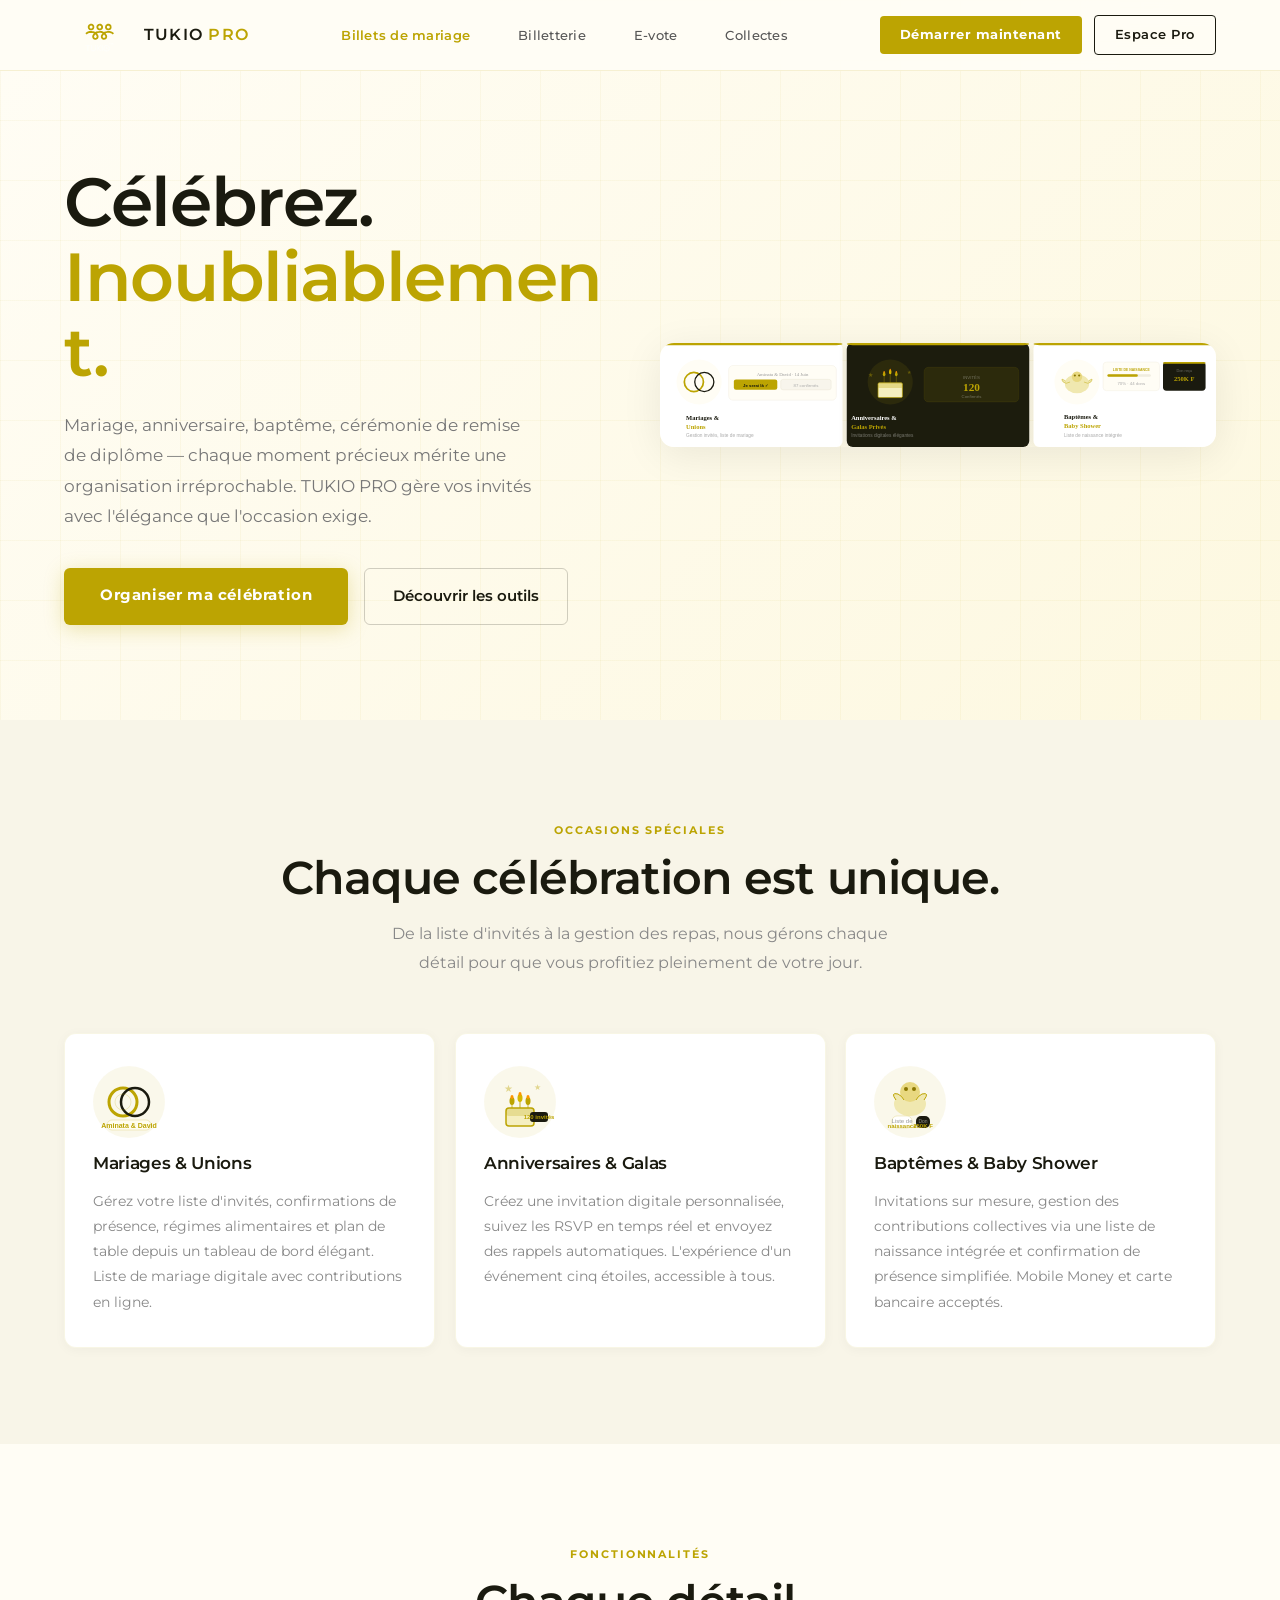
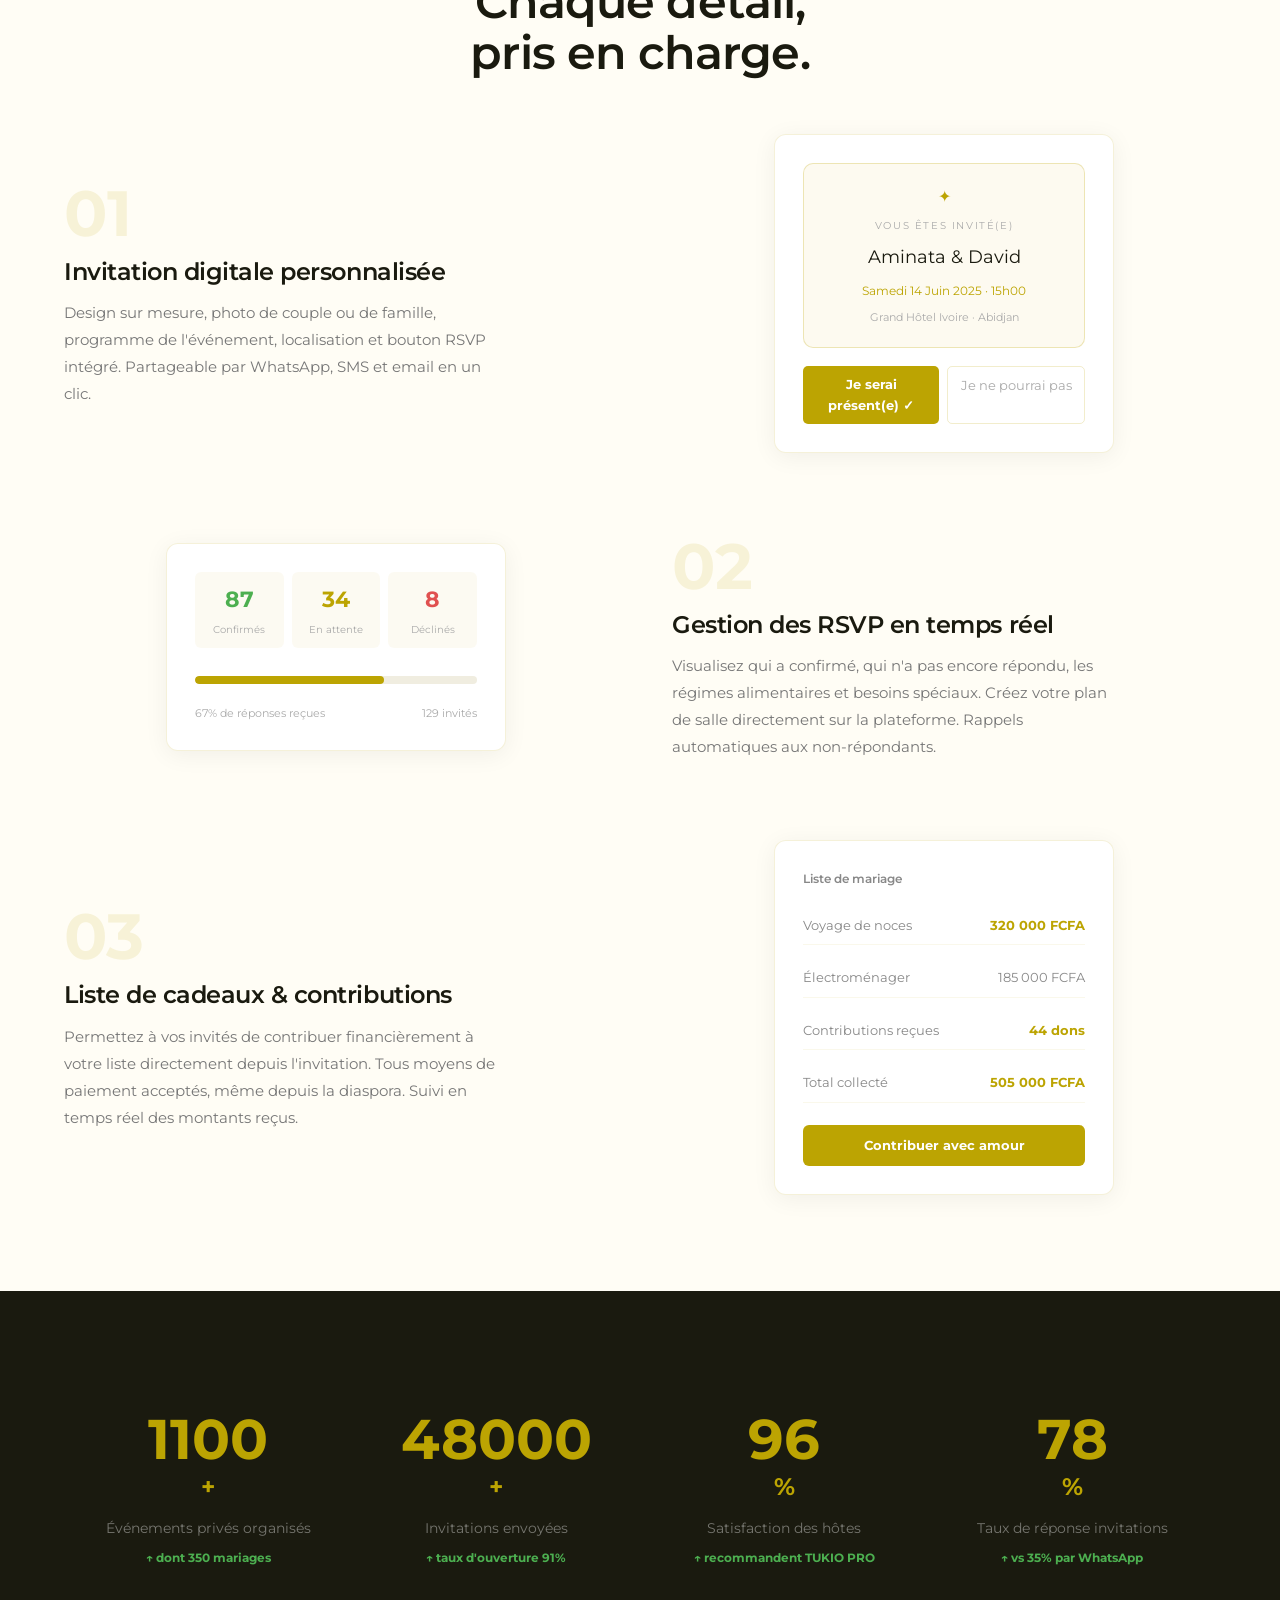
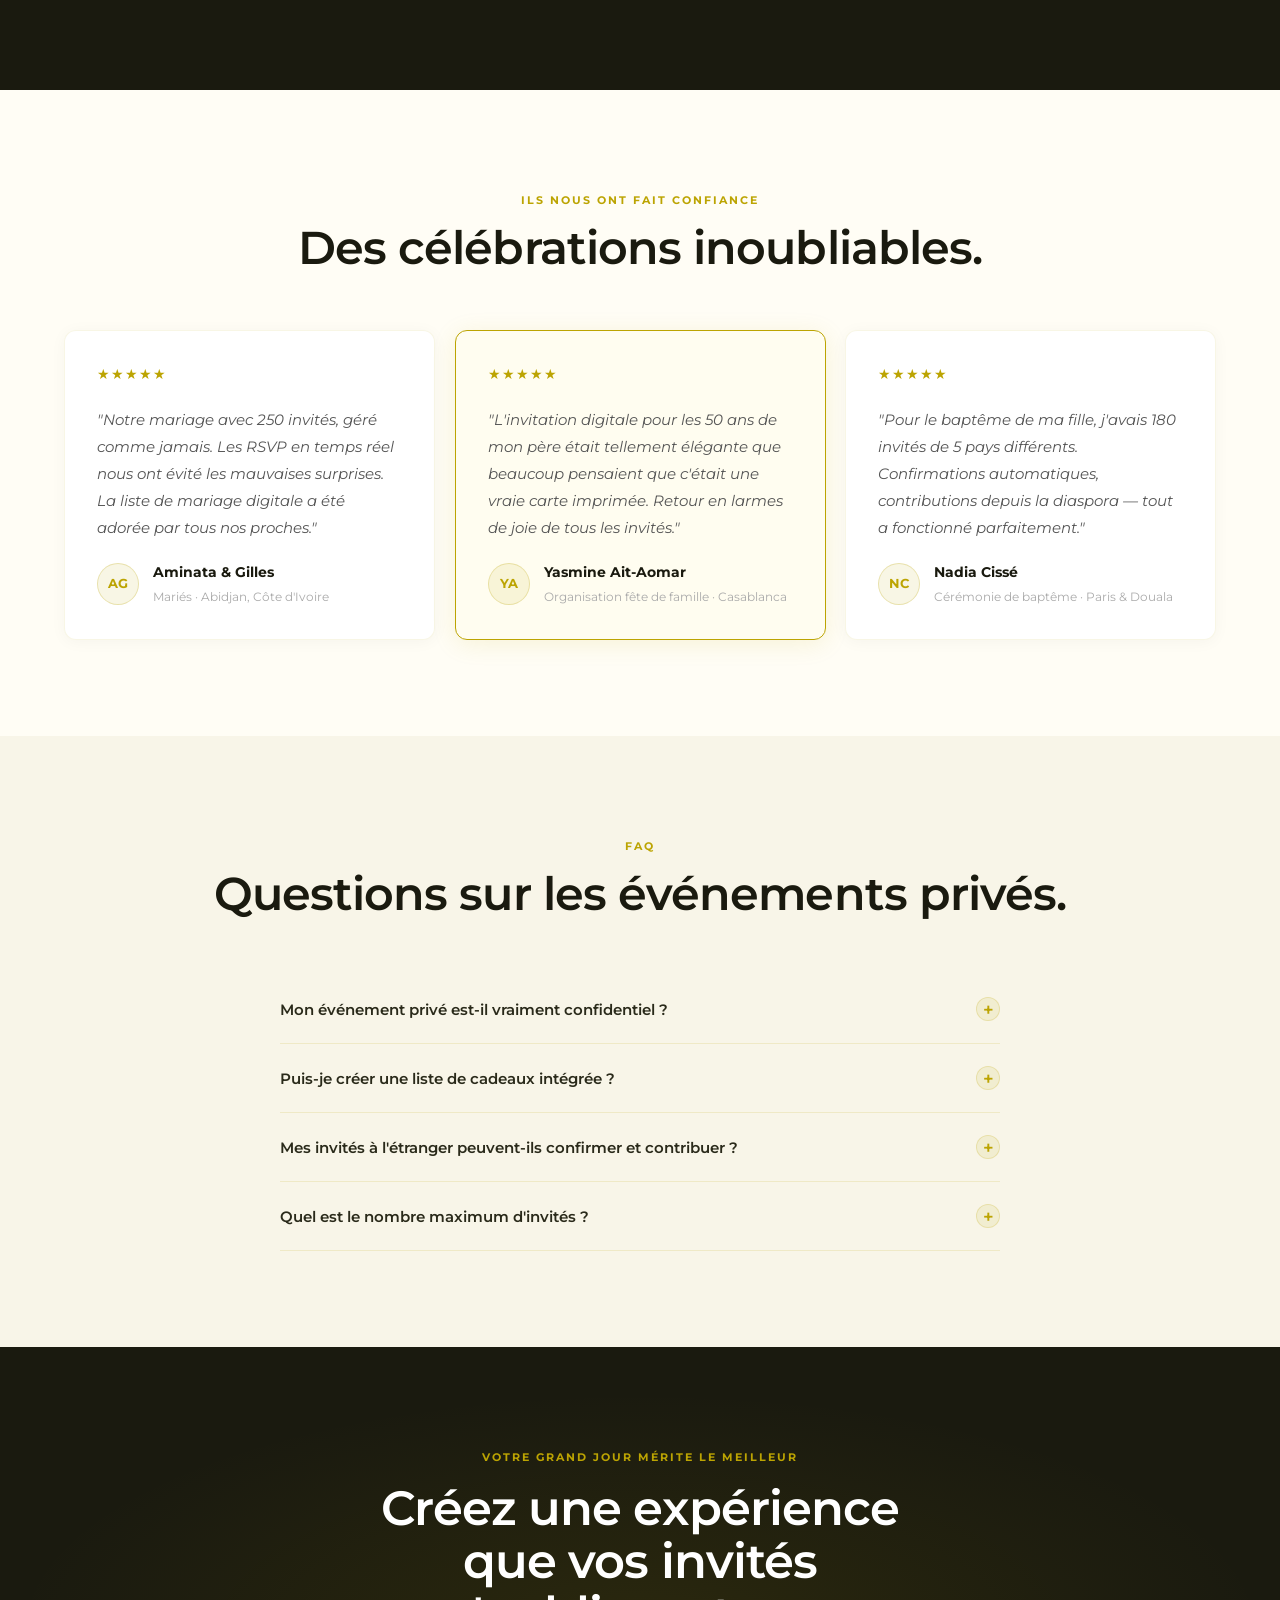
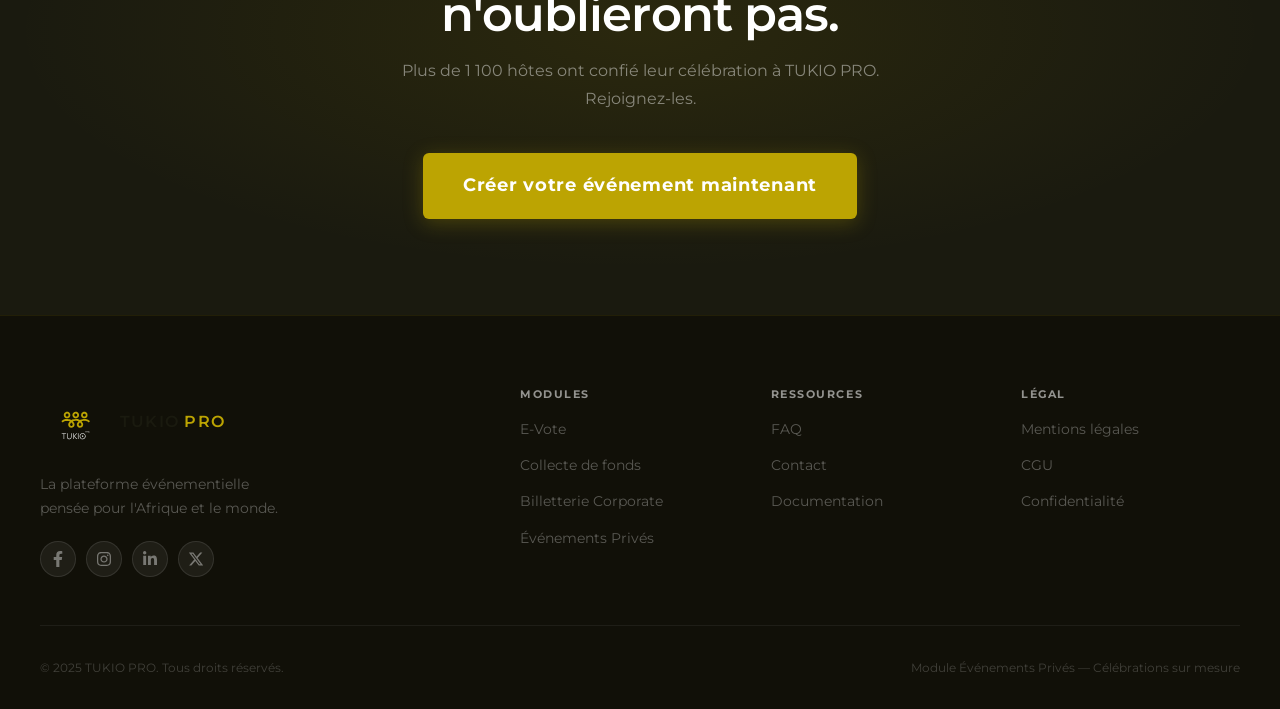
<file: private-ticketing/index.html>
<!doctype html>
<html lang="fr">

<head>
  <meta charset="UTF-8" />
  <meta name="viewport" content="width=device-width, initial-scale=1.0" />
  <meta name="description"
    content="TUKIO PRO Événements Privés — Mariages, anniversaires, baptêmes. Invitations digitales élégantes, gestion RSVP et liste de cadeaux intégrée." />
  <title>Événements Privés — TUKIO PRO</title>
  <link rel="preconnect" href="https://fonts.googleapis.com" />
  <link href="https://fonts.googleapis.com/css2?family=Montserrat:wght@300;400;500;600;700&display=swap"
    rel="stylesheet" />
  <link rel="stylesheet" href="style.css" />
</head>

<body>
  <header class="navbar" role="banner" id="navbar">
    <nav class="nav-container" aria-label="Navigation principale">
      <a href="../index.html" class="nav-logo" aria-label="TUKIO PRO — Accueil">
        <img src="../images/Logotukio.svg" alt="TUKIO PRO" class="logo-image" />
        <span class="logo-text-alt">TUKIO <em>PRO</em></span>
      </a>
      <ul class="nav-links" role="list">
        <li><a href="../private-ticketing/index.html" class="nav-link active" aria-current="page">Billets de mariage</a>
        </li>
        <li><a href="../corporate-ticketing/index.html" class="nav-link">Billetterie</a></li>
        <li><a href="../e-voting/index.html" class="nav-link">E-vote</a></li>
        <li><a href="../crowdfunding/index.html" class="nav-link">Collectes</a></li>
      </ul>
      <div class="nav-actions">
        <a href="../signup/index.html" class="btn-nav-pro">Démarrer maintenant</a>
        <a href="../login/index.html" class="btn-nav-login">Espace Pro</a>
        <button class="hamburger" aria-label="Ouvrir le menu" aria-expanded="false" aria-controls="mobile-menu">
          <span class="hamburger-line"></span><span class="hamburger-line"></span><span class="hamburger-line"></span>
        </button>
      </div>
    </nav>
    <div class="mobile-menu" id="mobile-menu" aria-hidden="true">
      <ul class="mobile-nav-links" role="list">
        <li>
          <a href="../private-ticketing/index.html" class="mobile-nav-link active">Billets de mariage</a>
        </li>
        <li>
          <a href="../corporate-ticketing/index.html" class="mobile-nav-link">Billetterie</a>
        </li>
        <li>
          <a href="../e-voting/index.html" class="mobile-nav-link">E-vote</a>
        </li>
        <li>
          <a href="../crowdfunding/index.html" class="mobile-nav-link">Collectes</a>
        </li>
      </ul>
      <div class="mobile-nav-actions">
        <a href="../signup/index.html" class="btn-nav-pro">Démarrer maintenant</a>
        <a href="../login/index.html" class="btn-nav-login">Espace Pro</a>
      </div>
    </div>
  </header>

  <main id="main-content">
    <section class="module-hero" aria-labelledby="hero-title">
      <div class="module-hero-bg"></div>
      <div class="module-hero-container">
        <div class="module-hero-content">
          <h1 class="module-hero-title" id="hero-title">
            Célébrez.<br /><span class="accent">Inoubliablement.</span>
          </h1>
          <p class="module-hero-subtitle">
            Mariage, anniversaire, baptême, cérémonie de remise de diplôme —
            chaque moment précieux mérite une organisation irréprochable.
            TUKIO PRO gère vos invités avec l'élégance que l'occasion exige.
          </p>
          <div class="hero-actions">
            <a href="#contact" class="btn-hero-primary">Organiser ma célébration</a>
            <a href="#features" class="btn-hero-secondary">Découvrir les outils</a>
          </div>
        </div>
        <div class="module-hero-image">
          <img src="../images/private-usecases.svg"
            alt="Événements privés TUKIO PRO — mariages, anniversaires, baptêmes" width="560" height="240"
            loading="eager" />
        </div>
      </div>
    </section>

    <!-- USE CASES (3) -->
    <section class="usecases-section" aria-labelledby="uc-title">
      <div class="section-container">
        <div class="section-header reveal">
          <span class="section-eyebrow">Occasions spéciales</span>
          <h2 class="section-title" id="uc-title">
            Chaque célébration est unique.
          </h2>
          <p class="section-desc">
            De la liste d'invités à la gestion des repas, nous gérons chaque
            détail pour que vous profitiez pleinement de votre jour.
          </p>
        </div>
        <div class="usecases-grid">
          <div class="usecase-card reveal">
            <div class="usecase-img-wrap">
              <svg width="72" height="72" viewBox="0 0 72 72" fill="none" aria-hidden="true">
                <circle cx="36" cy="36" r="36" fill="rgba(188,164,2,0.08)" />
                <circle cx="30" cy="36" r="14" fill="none" stroke="#BCA402" stroke-width="3" />
                <circle cx="42" cy="36" r="14" fill="none" stroke="#1A1A0F" stroke-width="2.5" />
                <circle cx="30" cy="36" r="8" fill="none" stroke="rgba(188,164,2,0.2)" stroke-width="1" />
                <rect x="14" y="54" width="44" height="10" rx="5" fill="#FFFDF0" stroke="rgba(188,164,2,0.2)"
                  stroke-width="1" />
                <text x="36" y="62" text-anchor="middle" font-family="sans-serif" font-size="7" fill="#BCA402"
                  font-weight="700">
                  Aminata &amp; David
                </text>
              </svg>
            </div>
            <h3>Mariages &amp; Unions</h3>
            <p>
              Gérez votre liste d'invités, confirmations de présence, régimes
              alimentaires et plan de table depuis un tableau de bord élégant.
              Liste de mariage digitale avec contributions en ligne.
            </p>
          </div>
          <div class="usecase-card reveal">
            <div class="usecase-img-wrap">
              <svg width="72" height="72" viewBox="0 0 72 72" fill="none" aria-hidden="true">
                <circle cx="36" cy="36" r="36" fill="rgba(188,164,2,0.08)" />
                <rect x="22" y="42" width="28" height="18" rx="3" fill="#F5EFC0" stroke="#BCA402" stroke-width="1.5" />
                <rect x="22" y="42" width="28" height="8" rx="3" fill="rgba(188,164,2,0.25)" />
                <line x1="28" y1="42" x2="28" y2="35" stroke="rgba(188,164,2,0.5)" stroke-width="1.5" />
                <line x1="36" y1="42" x2="36" y2="32" stroke="rgba(188,164,2,0.6)" stroke-width="1.5" />
                <line x1="44" y1="42" x2="44" y2="35" stroke="rgba(188,164,2,0.5)" stroke-width="1.5" />
                <ellipse cx="28" cy="35" rx="2.5" ry="4" fill="#BCA402" />
                <ellipse cx="36" cy="32" rx="2.5" ry="4" fill="#D4B800" />
                <ellipse cx="44" cy="35" rx="2.5" ry="4" fill="#BCA402" />
                <ellipse cx="28" cy="31" rx="1.5" ry="2" fill="#FF9500" />
                <ellipse cx="36" cy="28" rx="1.5" ry="2" fill="#FF9500" />
                <ellipse cx="44" cy="31" rx="1.5" ry="2" fill="#FF9500" />
                <text x="20" y="26" font-family="sans-serif" font-size="10" fill="#BCA402" opacity="0.4">
                  ★
                </text>
                <text x="50" y="24" font-family="sans-serif" font-size="8" fill="#BCA402" opacity="0.4">
                  ★
                </text>
                <rect x="46" y="46" width="18" height="10" rx="3" fill="#1A1A0F" />
                <text x="55" y="53" text-anchor="middle" font-family="sans-serif" font-size="6" fill="#BCA402"
                  font-weight="700">
                  120 invités
                </text>
              </svg>
            </div>
            <h3>Anniversaires &amp; Galas</h3>
            <p>
              Créez une invitation digitale personnalisée, suivez les RSVP en
              temps réel et envoyez des rappels automatiques. L'expérience
              d'un événement cinq étoiles, accessible à tous.
            </p>
          </div>
          <div class="usecase-card reveal">
            <div class="usecase-img-wrap">
              <svg width="72" height="72" viewBox="0 0 72 72" fill="none" aria-hidden="true">
                <circle cx="36" cy="36" r="36" fill="rgba(188,164,2,0.08)" />
                <ellipse cx="36" cy="38" rx="16" ry="12" fill="#F0E8B0" />
                <circle cx="36" cy="26" r="10" fill="#E8D880" />
                <circle cx="32" cy="23" r="2" fill="#8A7600" />
                <circle cx="40" cy="23" r="2" fill="#8A7600" />
                <path d="M22 34 Q16 26 24 28 Q28 30 30 34" fill="#F0E8B0" stroke="#BCA402" stroke-width="1" />
                <path d="M50 34 Q56 26 48 28 Q44 30 42 34" fill="#F0E8B0" stroke="#BCA402" stroke-width="1" />
                <rect x="18" y="50" width="20" height="12" rx="5" fill="white" stroke="rgba(188,164,2,0.2)"
                  stroke-width="1" />
                <text x="28" y="57" text-anchor="middle" font-family="sans-serif" font-size="6" fill="#999">
                  Liste de
                </text>
                <text x="28" y="62" text-anchor="middle" font-family="sans-serif" font-size="6" fill="#BCA402"
                  font-weight="700">
                  naissance
                </text>
                <rect x="42" y="50" width="14" height="12" rx="5" fill="#1A1A0F" />
                <text x="49" y="57" text-anchor="middle" font-family="sans-serif" font-size="5"
                  fill="rgba(255,255,255,0.5)">
                  Don
                </text>
                <text x="49" y="62" text-anchor="middle" font-family="sans-serif" font-size="6" fill="#BCA402"
                  font-weight="700">
                  250K F
                </text>
              </svg>
            </div>
            <h3>Baptêmes &amp; Baby Shower</h3>
            <p>
              Invitations sur mesure, gestion des contributions collectives
              via une liste de naissance intégrée et confirmation de présence
              simplifiée. Mobile Money et carte bancaire acceptés.
            </p>
          </div>
        </div>
      </div>
    </section>

    <!-- FEATURES -->
    <section class="features-section" id="features" aria-labelledby="feat-title">
      <div class="section-container">
        <div class="section-header reveal">
          <span class="section-eyebrow">Fonctionnalités</span>
          <h2 class="section-title" id="feat-title">
            Chaque détail,<br />pris en charge.
          </h2>
        </div>
        <div class="features-list">
          <div class="feature-row reveal">
            <div class="feature-content">
              <div class="feature-num" aria-hidden="true">01</div>
              <h3 class="feature-title">Invitation digitale personnalisée</h3>
              <p class="feature-desc">
                Design sur mesure, photo de couple ou de famille, programme de
                l'événement, localisation et bouton RSVP intégré. Partageable
                par WhatsApp, SMS et email en un clic.
              </p>
            </div>
            <div class="feature-visual" aria-hidden="true">
              <div class="feature-card">
                <div class="fc-invite">
                  <span class="fc-invite-deco">✦</span>
                  <span class="fc-invite-subtitle">Vous êtes invité(e)</span>
                  <span class="fc-invite-names">Aminata &amp; David</span>
                  <span class="fc-invite-date">Samedi 14 Juin 2025 · 15h00</span>
                  <span style="font-size: 0.6875rem; color: #aaa">Grand Hôtel Ivoire · Abidjan</span>
                </div>
                <div style="display: flex; gap: 0.5rem; margin-top: 0.25rem">
                  <div class="fc-rsvp-yes" style="flex: 1">
                    Je serai présent(e) ✓
                  </div>
                  <div class="fc-rsvp-no" style="flex: 1">
                    Je ne pourrai pas
                  </div>
                </div>
              </div>
            </div>
          </div>

          <div class="feature-row feature-row--rev reveal">
            <div class="feature-content">
              <div class="feature-num" aria-hidden="true">02</div>
              <h3 class="feature-title">Gestion des RSVP en temps réel</h3>
              <p class="feature-desc">
                Visualisez qui a confirmé, qui n'a pas encore répondu, les
                régimes alimentaires et besoins spéciaux. Créez votre plan de
                salle directement sur la plateforme. Rappels automatiques aux
                non-répondants.
              </p>
            </div>
            <div class="feature-visual" aria-hidden="true">
              <div class="feature-card">
                <div class="fc-rsvp-stats">
                  <div class="fc-rsvp-stat">
                    <span class="fc-rsvp-count fc-rsvp-count--g">87</span>
                    <span class="fc-rsvp-label">Confirmés</span>
                  </div>
                  <div class="fc-rsvp-stat">
                    <span class="fc-rsvp-count fc-rsvp-count--y">34</span>
                    <span class="fc-rsvp-label">En attente</span>
                  </div>
                  <div class="fc-rsvp-stat">
                    <span class="fc-rsvp-count fc-rsvp-count--r">8</span>
                    <span class="fc-rsvp-label">Déclinés</span>
                  </div>
                </div>
                <div class="fc-progress-bar-wrap" style="margin-top: 0.875rem">
                  <div class="fc-progress-bar" style="width: 67%"></div>
                </div>
                <div class="fc-progress-meta">
                  <span>67% de réponses reçues</span><span>129 invités</span>
                </div>
              </div>
            </div>
          </div>

          <div class="feature-row reveal">
            <div class="feature-content">
              <div class="feature-num" aria-hidden="true">03</div>
              <h3 class="feature-title">
                Liste de cadeaux &amp; contributions
              </h3>
              <p class="feature-desc">
                Permettez à vos invités de contribuer financièrement à votre
                liste directement depuis l'invitation. Tous moyens de paiement
                acceptés, même depuis la diaspora. Suivi en temps réel des
                montants reçus.
              </p>
            </div>
            <div class="feature-visual" aria-hidden="true">
              <div class="feature-card">
                <div class="fc-label" style="
                      font-size: 0.75rem;
                      color: #888;
                      margin-bottom: 0.25rem;
                    ">
                  Liste de mariage
                </div>
                <div class="fc-stat-row">
                  <span>Voyage de noces</span><span class="fc-gold">320 000 FCFA</span>
                </div>
                <div class="fc-stat-row">
                  <span>Électroménager</span><span>185 000 FCFA</span>
                </div>
                <div class="fc-stat-row">
                  <span>Contributions reçues</span><span class="fc-gold">44 dons</span>
                </div>
                <div class="fc-stat-row">
                  <span>Total collecté</span><span class="fc-gold">505 000 FCFA</span>
                </div>
                <div class="fc-btn" style="margin-top: 0.5rem">
                  Contribuer avec amour
                </div>
              </div>
            </div>
          </div>
        </div>
      </div>
    </section>

    <!-- STATS -->
    <section class="stats-section" aria-label="Statistiques événements privés">
      <div class="section-container">
        <div class="stats-grid" role="list">
          <div class="stat-card reveal" role="listitem">
            <span class="stat-number">1100</span><span class="stat-suffix">+</span>
            <p class="stat-label">Événements privés organisés</p>
            <span class="stat-change">↑ dont 350 mariages</span>
          </div>
          <div class="stat-card reveal" role="listitem">
            <span class="stat-number">48000</span><span class="stat-suffix">+</span>
            <p class="stat-label">Invitations envoyées</p>
            <span class="stat-change">↑ taux d'ouverture 91%</span>
          </div>
          <div class="stat-card reveal" role="listitem">
            <span class="stat-number">96</span><span class="stat-suffix">%</span>
            <p class="stat-label">Satisfaction des hôtes</p>
            <span class="stat-change">↑ recommandent TUKIO PRO</span>
          </div>
          <div class="stat-card reveal" role="listitem">
            <span class="stat-number">78</span><span class="stat-suffix">%</span>
            <p class="stat-label">Taux de réponse invitations</p>
            <span class="stat-change">↑ vs 35% par WhatsApp</span>
          </div>
        </div>
      </div>
    </section>

    <!-- TESTIMONIALS -->
    <section class="testimonials-section" aria-label="Témoignages privés">
      <div class="section-container">
        <div class="section-header reveal">
          <span class="section-eyebrow">Ils nous ont fait confiance</span>
          <h2 class="section-title">Des célébrations inoubliables.</h2>
        </div>
        <div class="testimonials-grid">
          <blockquote class="testimonial-card reveal">
            <div class="testimonial-stars" aria-label="5 étoiles">★★★★★</div>
            <p class="testimonial-text">
              "Notre mariage avec 250 invités, géré comme jamais. Les RSVP en
              temps réel nous ont évité les mauvaises surprises. La liste de
              mariage digitale a été adorée par tous nos proches."
            </p>
            <footer class="testimonial-author">
              <div class="author-avatar">AG</div>
              <div class="author-info">
                <cite class="author-name">Aminata &amp; Gilles</cite>
                <span class="author-role">Mariés · Abidjan, Côte d'Ivoire</span>
              </div>
            </footer>
          </blockquote>
          <blockquote class="testimonial-card testimonial-card--featured reveal">
            <div class="testimonial-stars" aria-label="5 étoiles">★★★★★</div>
            <p class="testimonial-text">
              "L'invitation digitale pour les 50 ans de mon père était
              tellement élégante que beaucoup pensaient que c'était une vraie
              carte imprimée. Retour en larmes de joie de tous les invités."
            </p>
            <footer class="testimonial-author">
              <div class="author-avatar">YA</div>
              <div class="author-info">
                <cite class="author-name">Yasmine Ait-Aomar</cite>
                <span class="author-role">Organisation fête de famille · Casablanca</span>
              </div>
            </footer>
          </blockquote>
          <blockquote class="testimonial-card reveal">
            <div class="testimonial-stars" aria-label="5 étoiles">★★★★★</div>
            <p class="testimonial-text">
              "Pour le baptême de ma fille, j'avais 180 invités de 5 pays
              différents. Confirmations automatiques, contributions depuis la
              diaspora — tout a fonctionné parfaitement."
            </p>
            <footer class="testimonial-author">
              <div class="author-avatar">NC</div>
              <div class="author-info">
                <cite class="author-name">Nadia Cissé</cite>
                <span class="author-role">Cérémonie de baptême · Paris &amp; Douala</span>
              </div>
            </footer>
          </blockquote>
        </div>
      </div>
    </section>

    <!-- FAQ -->
    <section class="faq-section" aria-labelledby="faq-title">
      <div class="section-container">
        <div class="section-header reveal">
          <span class="section-eyebrow">FAQ</span>
          <h2 class="section-title" id="faq-title">
            Questions sur les événements privés.
          </h2>
        </div>
        <div class="faq-list">
          <div class="faq-item">
            <button class="faq-question" aria-expanded="false" aria-controls="fq-p1">
              Mon événement privé est-il vraiment confidentiel ?<span class="faq-icon">+</span>
            </button>
            <div class="faq-answer" id="fq-p1" hidden>
              <p>
                Absolument. Votre page n'est accessible qu'aux personnes ayant
                reçu le lien privé. Elle n'est pas indexée par les moteurs de
                recherche. Vos données et celles de vos invités sont chiffrées
                et ne sont jamais partagées ou revendues.
              </p>
            </div>
          </div>
          <div class="faq-item">
            <button class="faq-question" aria-expanded="false" aria-controls="fq-p2">
              Puis-je créer une liste de cadeaux intégrée ?<span class="faq-icon">+</span>
            </button>
            <div class="faq-answer" id="fq-p2" hidden>
              <p>
                Oui. Créez une liste de mariage ou de naissance directement
                intégrée à votre invitation. Vos invités contribuent
                financièrement en ligne, et vous suivez les montants reçus en
                temps réel depuis votre tableau de bord.
              </p>
            </div>
          </div>
          <div class="faq-item">
            <button class="faq-question" aria-expanded="false" aria-controls="fq-p3">
              Mes invités à l'étranger peuvent-ils confirmer et contribuer
              ?<span class="faq-icon">+</span>
            </button>
            <div class="faq-answer" id="fq-p3" hidden>
              <p>
                Oui. Le RSVP est gratuit et fonctionne depuis n'importe quel
                pays. Pour les contributions, nous acceptons les cartes
                internationales (Visa/Mastercard) et virements. Votre diaspora
                peut vous rejoindre en quelques clics.
              </p>
            </div>
          </div>
          <div class="faq-item">
            <button class="faq-question" aria-expanded="false" aria-controls="fq-p4">
              Quel est le nombre maximum d'invités ?<span class="faq-icon">+</span>
            </button>
            <div class="faq-answer" id="fq-p4" hidden>
              <p>
                Aucune limite technique. Nous avons géré des événements privés
                de 10 à 800 invités. Pour les très grandes cérémonies, notre
                équipe vous accompagne personnellement dans la configuration.
              </p>
            </div>
          </div>
        </div>
      </div>
    </section>

    <section class="cta-section" id="contact" aria-labelledby="cta-title">
      <div class="cta-bg-glow" aria-hidden="true"></div>
      <div class="section-container">
        <div class="cta-content">
          <span class="cta-eyebrow">Votre grand jour mérite le meilleur</span>
          <h2 class="cta-title" id="cta-title">
            Créez une expérience<br />que vos invités n'oublieront pas.
          </h2>
          <p class="cta-desc">
            Plus de 1 100 hôtes ont confié leur célébration à TUKIO PRO.
            Rejoignez-les.
          </p>
          <div style="margin-top: 2rem;">
            <a href="../signup/index.html" class="btn-hero-primary" style="font-size: 1.125rem; padding: 1.125rem 2.5rem; text-align: center; display: inline-block;">Créer votre événement maintenant</a>
          </div>
        </div>
      </div>
    </section>
  </main>

  <footer class="footer" role="contentinfo">
    <div class="footer-container">
      <div class="footer-brand">
        <a href="../index.html" class="footer-logo">
          <img src="../images/Logotukio.svg" alt="TUKIO PRO" class="logo-image" />
          <span class="logo-text-alt">TUKIO <em>PRO</em></span>
        </a>
        <p class="footer-tagline">
          La plateforme événementielle<br />pensée pour l'Afrique et le monde.
        </p>
                <div class="footer-socials" aria-label="Réseaux sociaux">
          <a href="#" class="social-link" aria-label="Facebook">
            <svg viewBox="0 0 320 512" fill="currentColor"><path d="M279.14 288l14.22-92.66h-88.91v-60.13c0-25.35 12.42-50.06 52.24-50.06h40.42V6.26S260.43 0 225.36 0c-73.22 0-121.08 44.38-121.08 124.72v70.62H22.89V288h81.39v224h100.17V288z"/></svg>
          </a>
          <a href="#" class="social-link" aria-label="Instagram">
            <svg viewBox="0 0 448 512" fill="currentColor"><path d="M224.1 141c-63.6 0-114.9 51.3-114.9 114.9s51.3 114.9 114.9 114.9S339 319.5 339 255.9 287.7 141 224.1 141zm0 189.6c-41.1 0-74.7-33.5-74.7-74.7s33.5-74.7 74.7-74.7 74.7 33.5 74.7 74.7-33.6 74.7-74.7 74.7zm146.4-194.3c0 14.9-12 26.8-26.8 26.8-14.9 0-26.8-12-26.8-26.8s12-26.8 26.8-26.8 26.8 12 26.8 26.8zm76.1 27.2c-1.7-35.9-9.9-67.7-36.2-93.9-26.2-26.2-58-34.4-93.9-36.2-37-2.1-147.9-2.1-184.9 0-35.8 1.7-67.6 9.9-93.9 36.1s-34.4 58-36.2 93.9c-2.1 37-2.1 147.9 0 184.9 1.7 35.9 9.9 67.7 36.2 93.9s58 34.4 93.9 36.2c37 2.1 147.9 2.1 184.9 0 35.9-1.7 67.7-9.9 93.9-36.2 26.2-26.2 34.4-58 36.2-93.9 2.1-37 2.1-147.8 0-184.8zM398.8 388c-7.8 19.6-22.9 34.7-42.6 42.6-29.5 11.7-99.5 9-132.1 9s-102.7 2.6-132.1-9c-19.6-7.8-34.7-22.9-42.6-42.6-11.7-29.5-9-99.5-9-132.1s-2.6-102.7 9-132.1c7.8-19.6 22.9-34.7 42.6-42.6 29.5-11.7 99.5-9 132.1-9s102.7-2.6 132.1 9c19.6 7.8 34.7 22.9 42.6 42.6 11.7 29.5 9 99.5 9 132.1s2.7 102.7-9 132.1z"/></svg>
          </a>
          <a href="#" class="social-link" aria-label="LinkedIn">
            <svg viewBox="0 0 448 512" fill="currentColor"><path d="M100.28 448H7.4V148.9h92.88zM53.79 108.1C24.09 108.1 0 83.5 0 53.8a53.79 53.79 0 0 1 107.58 0c0 29.7-24.1 54.3-53.79 54.3zM447.9 448h-92.68V302.4c0-34.7-.7-79.2-48.29-79.2-48.29 0-55.69 37.7-55.69 76.7V448h-92.78V148.9h89.08v40.8h1.3c12.4-23.5 42.69-48.3 87.88-48.3 94 0 111.28 61.9 111.28 142.3V448z"/></svg>
          </a>
          <a href="#" class="social-link" aria-label="X (Twitter)">
            <svg viewBox="0 0 512 512" fill="currentColor"><path d="M389.2 48h70.6L305.6 224.2 487 464H345L233.7 318.6 106.5 464H35.8L200.7 275.5 26.8 48H172.4L272.9 180.9 389.2 48zM364.4 421.8h39.1L151.1 88h-42L364.4 421.8z"/></svg>
          </a>
        </div>
      </div>
      <nav class="footer-nav" aria-label="Footer">
        <div class="footer-col">
          <h3 class="footer-col-title">Modules</h3>
          <ul role="list">
            <li>
              <a href="../e-voting/index.html" class="footer-link">E-Vote</a>
            </li>
            <li>
              <a href="../crowdfunding/index.html" class="footer-link">Collecte de fonds</a>
            </li>
            <li>
              <a href="../corporate-ticketing/index.html" class="footer-link">Billetterie Corporate</a>
            </li>
            <li>
              <a href="../private-ticketing/index.html" class="footer-link">Événements Privés</a>
            </li>
          </ul>
        </div>
        <div class="footer-col">
          <h3 class="footer-col-title">Ressources</h3>
          <ul role="list">
            <li><a href="#" class="footer-link">FAQ</a></li>
            <li><a href="#contact" class="footer-link">Contact</a></li>
            <li><a href="#" class="footer-link">Documentation</a></li>
          </ul>
        </div>
        <div class="footer-col">
          <h3 class="footer-col-title">Légal</h3>
          <ul role="list">
            <li><a href="../cgu/index.html" class="footer-link">Mentions légales</a></li>
            <li><a href="../cgu/index.html" class="footer-link">CGU</a></li>
            <li><a href="../privacy/index.html" class="footer-link">Confidentialité</a></li>
          </ul>
        </div>
      </nav>
    </div>
    <div class="footer-bottom">
      <p>© 2025 TUKIO PRO. Tous droits réservés.</p>
      <p>Module Événements Privés — Célébrations sur mesure</p>
    </div>
  </footer>
  <script src="script.js"></script>
</body>

</html>
</file>
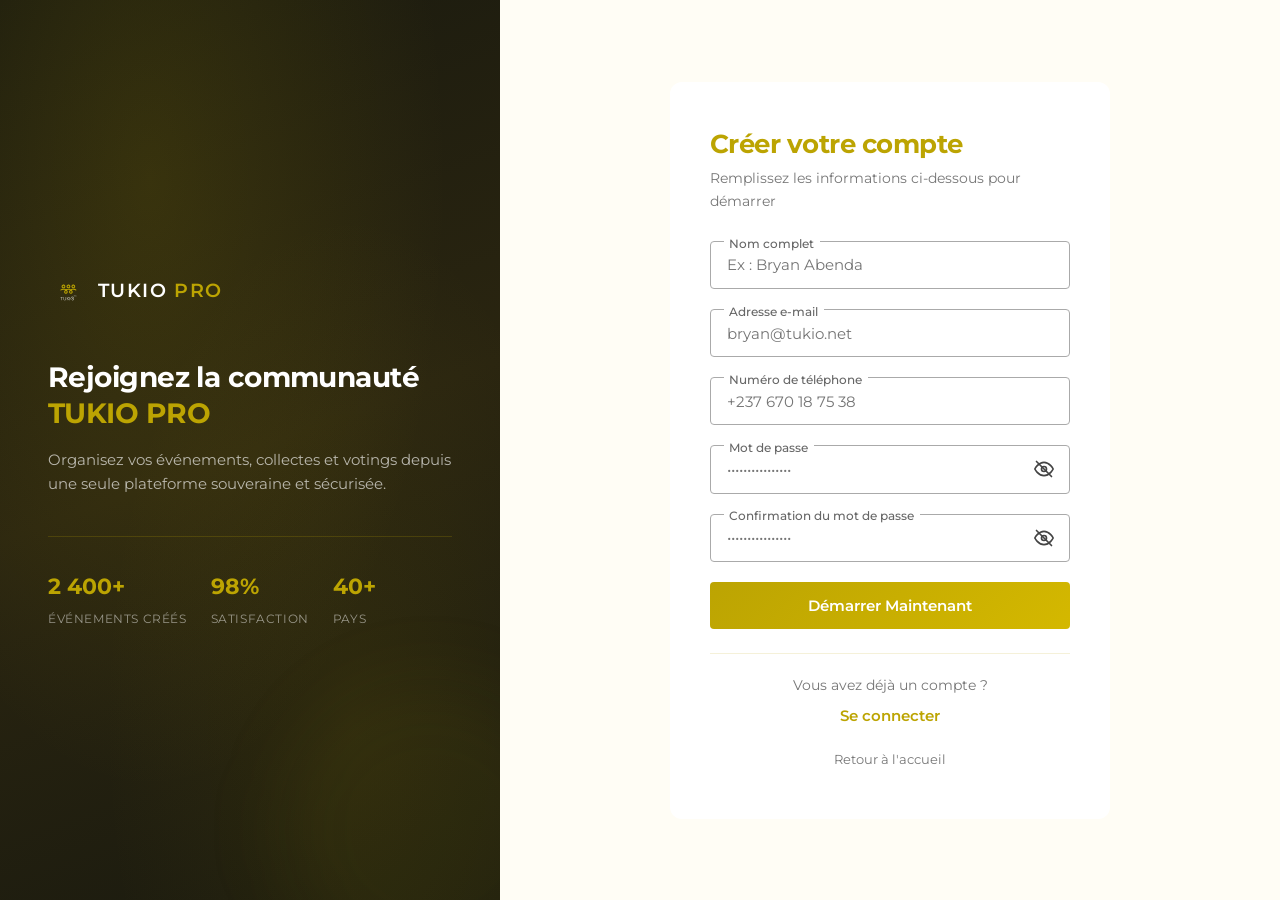
<file: signup/index.html>
<!doctype html>
<html lang="fr">
  <head>
    <meta charset="UTF-8" />
    <meta name="viewport" content="width=device-width, initial-scale=1.0" />
    <meta
      name="description"
      content="Créez votre compte TUKIO PRO — Accédez à la plateforme événementielle premium pour vos e-votings, collectes, billetterie et événements privés."
    />
    <title>Créer un compte — TUKIO PRO</title>
    <link rel="preconnect" href="https://fonts.googleapis.com" />
    <link rel="preconnect" href="https://fonts.gstatic.com" crossorigin />
    <link
      href="https://fonts.googleapis.com/css2?family=Montserrat:wght@400;500;600;700&display=swap"
      rel="stylesheet"
    />
    <link rel="stylesheet" href="../style.css" />
    <link rel="stylesheet" href="style.css" />
    <link rel="icon" type="image/svg+xml" href="../images/Logotukio.svg" />
  </head>
  <body>
    <div class="signup-wrapper">
      <!-- Decorative side panel (desktop only) -->
      <div class="signup-side" aria-hidden="true">
        <div class="side-content">
          <a href="../index.html" class="side-logo">
            <img src="../images/Logotukio.svg" alt="TUKIO PRO" />
            <span>TUKIO <em>PRO</em></span>
          </a>
          <h2 class="side-title">
            Rejoignez la communauté <span>TUKIO PRO</span>
          </h2>
          <p class="side-desc">
            Organisez vos événements, collectes et votings depuis une seule
            plateforme souveraine et sécurisée.
          </p>
          <div class="side-stats">
            <div class="side-stat">
              <strong>2 400+</strong>
              <span>Événements créés</span>
            </div>
            <div class="side-stat">
              <strong>98%</strong>
              <span>Satisfaction</span>
            </div>
            <div class="side-stat">
              <strong>40+</strong>
              <span>Pays</span>
            </div>
          </div>
        </div>
      </div>

      <!-- Form panel -->
      <div class="signup-form-panel">
        <div class="signup-container reveal">
          <a href="../index.html" class="signup-logo-mobile">
            <img src="../images/Logotukio.svg" alt="TUKIO PRO" />
            <span>TUKIO <em>PRO</em></span>
          </a>
          <div class="signup-header">
            <h1 class="signup-title-text">Créer votre compte</h1>
            <p class="signup-subtitle">
              Remplissez les informations ci-dessous pour démarrer
            </p>
          </div>
          <form action="#" method="POST" id="signupForm" novalidate>
            <div class="form-group">
              <label for="fullname">Nom complet</label>
              <input
                type="text"
                id="fullname"
                class="form-control"
                placeholder="Ex : Bryan Abenda"
                required
                autocomplete="name"
              />
            </div>
            <div class="form-group">
              <label for="email">Adresse e-mail</label>
              <input
                type="email"
                id="email"
                class="form-control"
                placeholder="bryan@tukio.net"
                required
                autocomplete="email"
              />
            </div>
            <div class="form-group">
              <label for="phone">Numéro de téléphone</label>
              <input
                type="tel"
                id="phone"
                class="form-control"
                placeholder="+237 670 18 75 38"
                required
                autocomplete="tel"
              />
            </div>
            <div class="form-group">
              <label for="password">Mot de passe</label>
              <input
                type="password"
                id="password"
                class="form-control"
                placeholder="••••••••••••••••"
                required
                minlength="8"
              />
              <button
                type="button"
                class="password-toggle"
                aria-label="Afficher le mot de passe"
                id="togglePassword"
              >
                <svg
                  width="20"
                  height="20"
                  viewBox="0 0 24 24"
                  fill="none"
                  stroke="currentColor"
                  stroke-width="2"
                  stroke-linecap="round"
                  stroke-linejoin="round"
                >
                  <path d="M1 12s4-8 11-8 11 8 11 8-4 8-11 8-11-8-11-8z"></path>
                  <circle cx="12" cy="12" r="3"></circle>
                  <line x1="3" y1="3" x2="21" y2="21"></line>
                </svg>
              </button>
            </div>
            <div class="form-group">
              <label for="confirmPassword">Confirmation du mot de passe</label>
              <input
                type="password"
                id="confirmPassword"
                class="form-control"
                placeholder="••••••••••••••••"
                required
                minlength="8"
              />
              <button
                type="button"
                class="password-toggle"
                aria-label="Afficher la confirmation"
                id="toggleConfirmPassword"
              >
                <svg
                  width="20"
                  height="20"
                  viewBox="0 0 24 24"
                  fill="none"
                  stroke="currentColor"
                  stroke-width="2"
                  stroke-linecap="round"
                  stroke-linejoin="round"
                >
                  <path d="M1 12s4-8 11-8 11 8 11 8-4 8-11 8-11-8-11-8z"></path>
                  <circle cx="12" cy="12" r="3"></circle>
                  <line x1="3" y1="3" x2="21" y2="21"></line>
                </svg>
              </button>
            </div>
            <div id="formError" class="form-error" hidden></div>
            <button type="submit" class="btn-submit" id="submitBtn">
              Démarrer Maintenant
            </button>
          </form>
          <div class="login-prompt">
            <p>Vous avez déjà un compte ?</p>
            <a href="../login/index.html" class="login-link">Se connecter</a>
          </div>
          <a href="../index.html" class="back-home">Retour à l'accueil</a>
        </div>
      </div>
    </div>

    <script src="script.js"></script>
  </body>
</html>
</file>
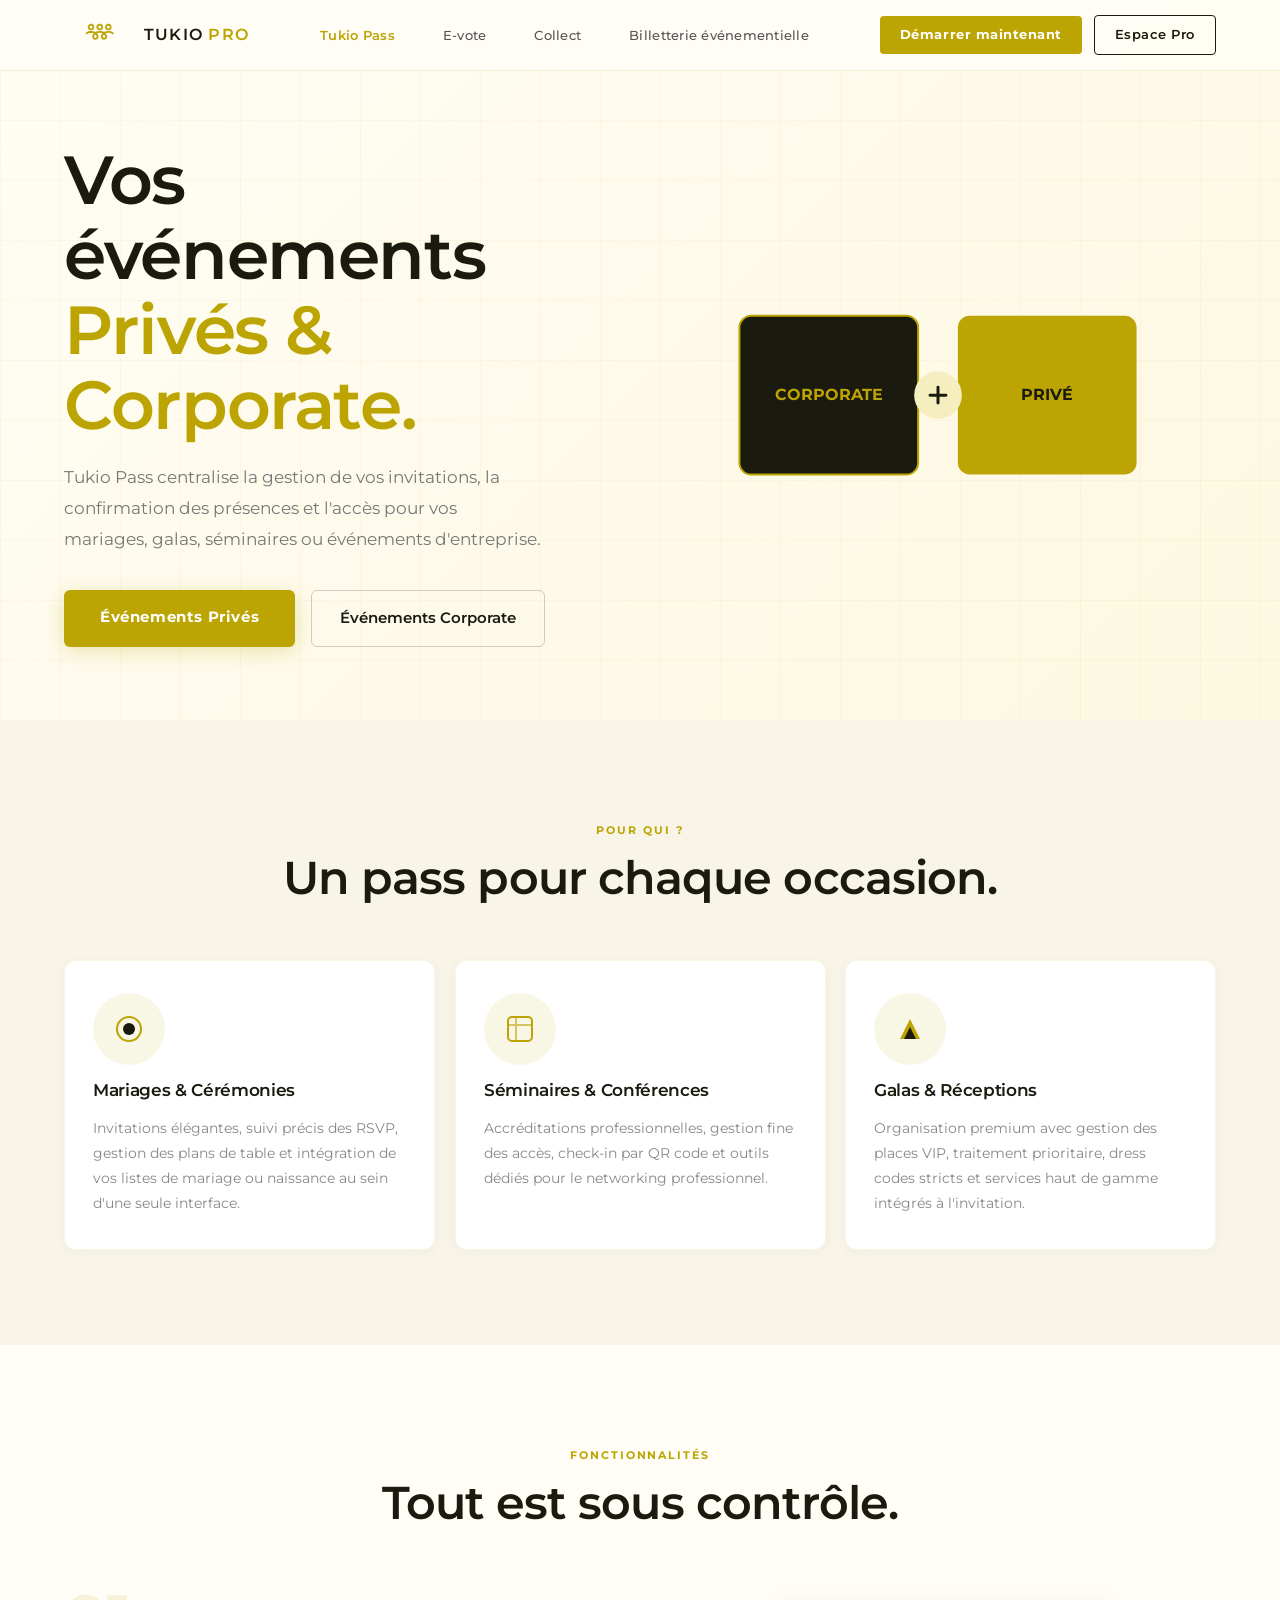
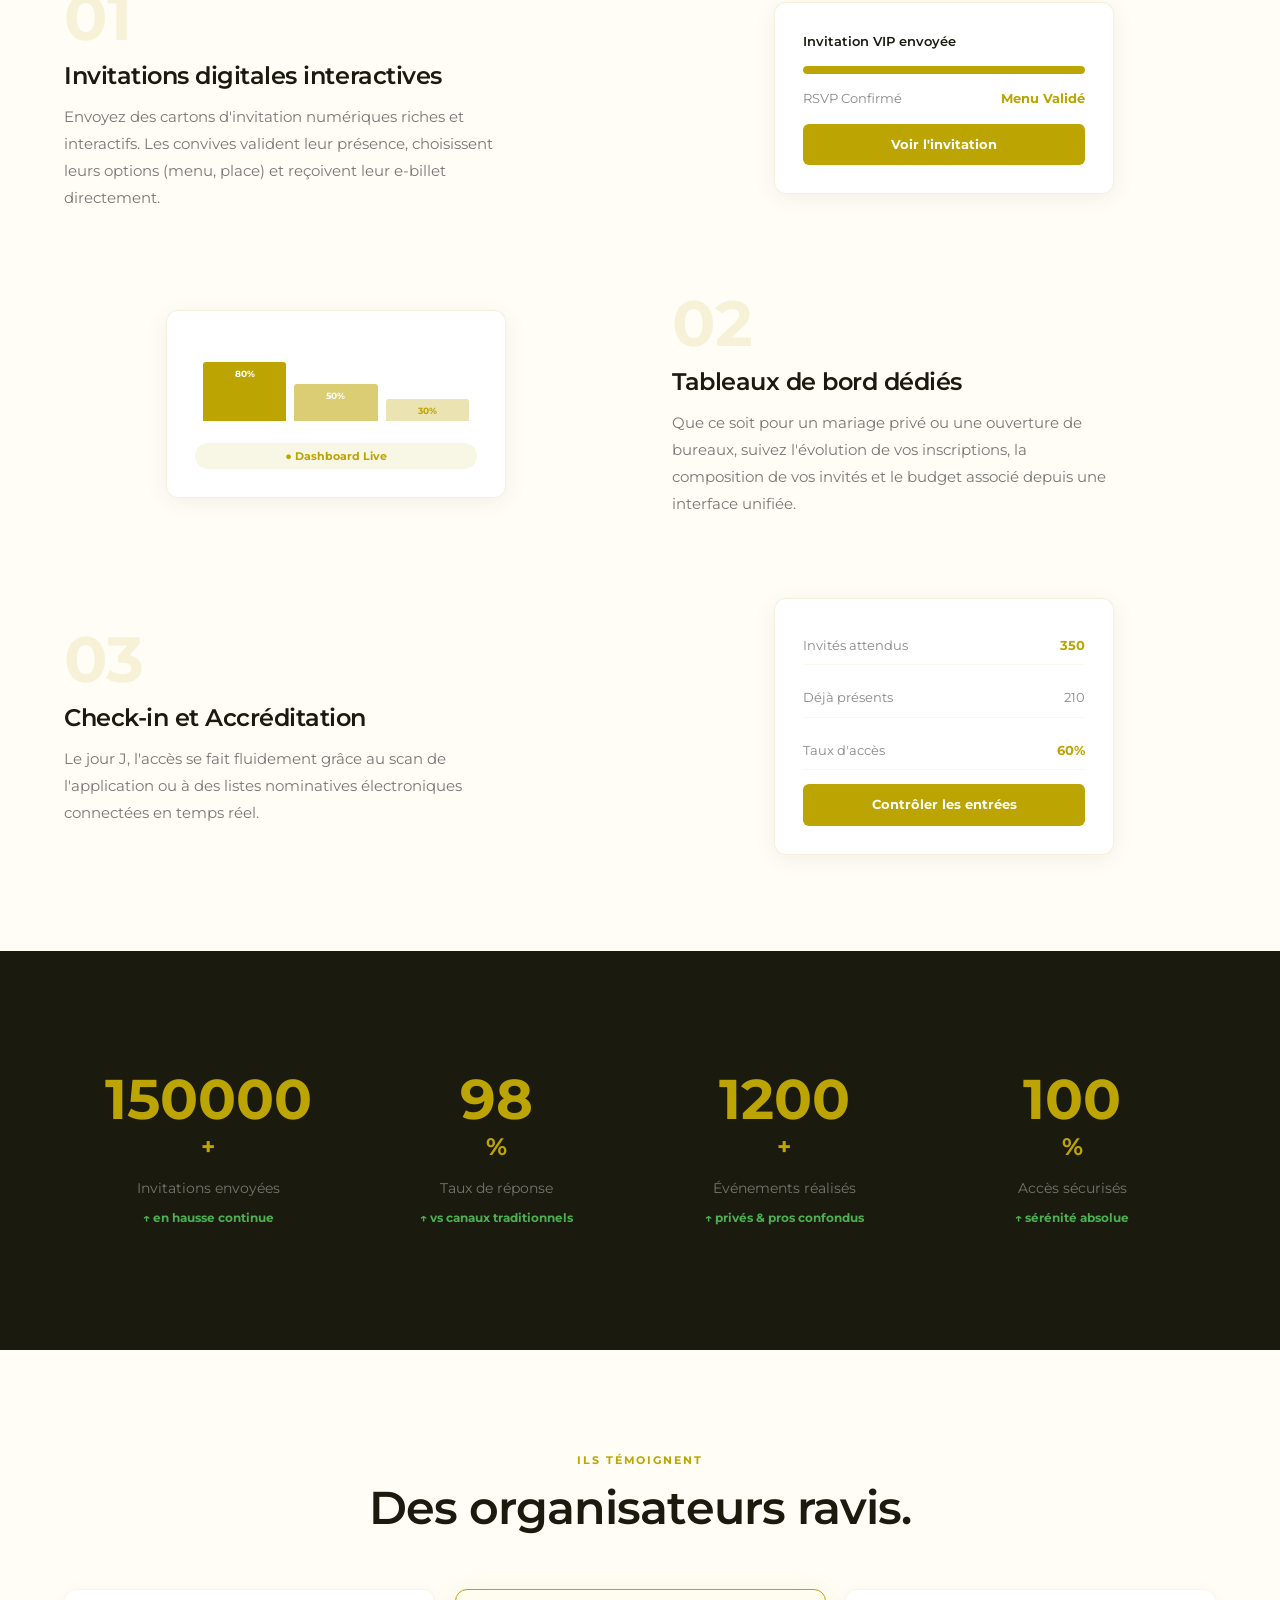
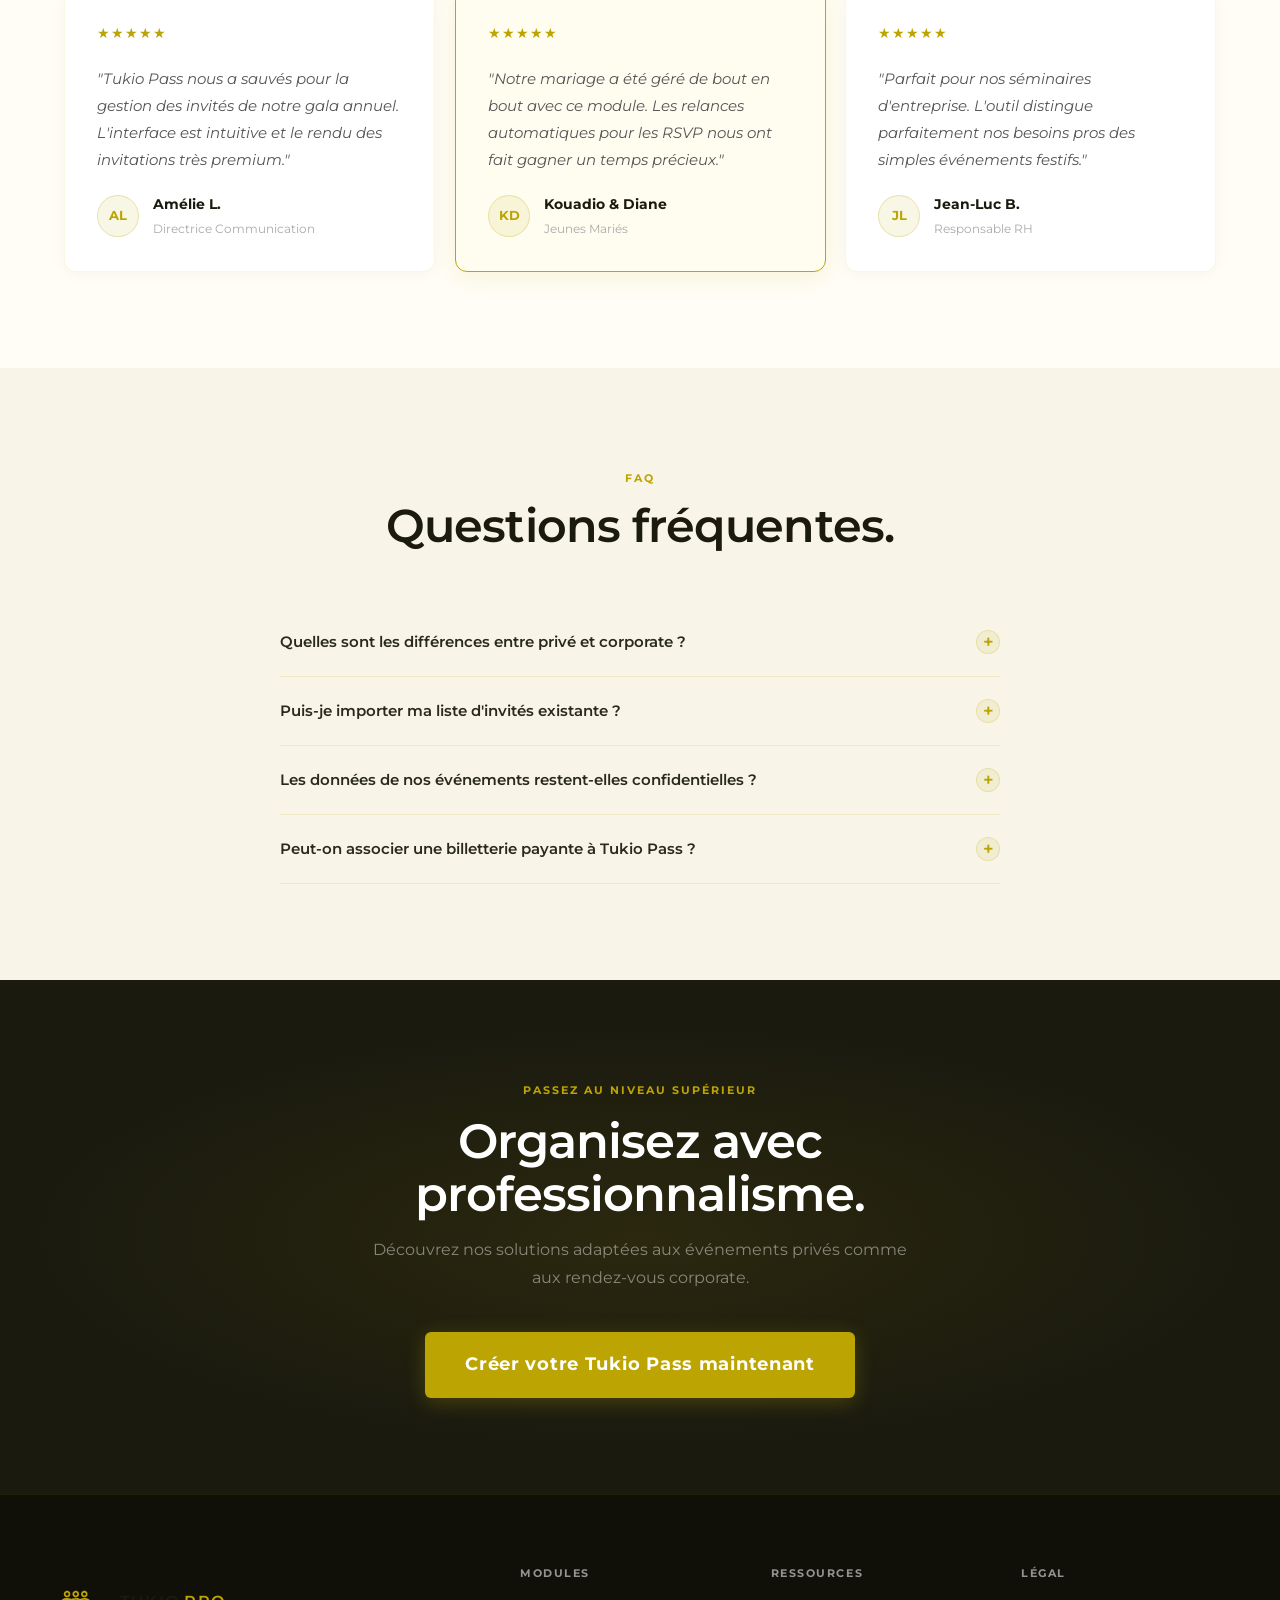
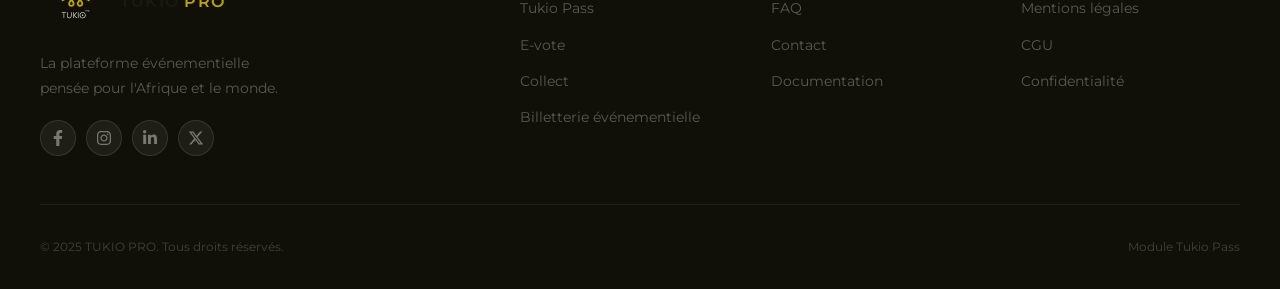
<file: tukio-pass/index.html>
<!DOCTYPE html>
<html lang="fr">
<head>
  <meta charset="UTF-8">
  <meta name="viewport" content="width=device-width, initial-scale=1.0">
  <meta name="description" content="Tukio Pass — Le pôle principal dédié à la gestion des invitations et accès événementiels privés et corporate.">
  <title>Tukio Pass — TUKIO PRO</title>
  <link rel="preconnect" href="https://fonts.googleapis.com">
  <link href="https://fonts.googleapis.com/css2?family=Montserrat:wght@300;400;500;600;700&display=swap" rel="stylesheet">
  <link rel="stylesheet" href="style.css">
</head>
<body>
  <header class="navbar" role="banner" id="navbar">
    <nav class="nav-container" aria-label="Navigation principale">
      <a href="../index.html" class="nav-logo" aria-label="TUKIO PRO — Accueil">
        <img src="../images/Logotukio.svg" alt="TUKIO PRO" class="logo-image" />
        <span class="logo-text-alt">TUKIO <em>PRO</em></span>
      </a>
      <ul class="nav-links" role="list">
        <li><a href="index.html" class="nav-link active" aria-current="page">Tukio Pass</a></li>
        <li><a href="../e-voting/index.html" class="nav-link">E-vote</a></li>
        <li><a href="../crowdfunding/index.html" class="nav-link">Collect</a></li>
        <li><a href="../billetterie/index.html" class="nav-link">Billetterie événementielle</a></li>
      </ul>
      <div class="nav-actions">
        <a href="../signup/index.html" class="btn-nav-pro">Démarrer maintenant</a>
        <a href="../login/index.html" class="btn-nav-login">Espace Pro</a>
        <button class="hamburger" aria-label="Ouvrir le menu" aria-expanded="false" aria-controls="mobile-menu">
          <span class="hamburger-line"></span><span class="hamburger-line"></span><span class="hamburger-line"></span>
        </button>
      </div>
    </nav>
    <div class="mobile-menu" id="mobile-menu" aria-hidden="true">
      <ul class="mobile-nav-links" role="list">
        <li><a href="index.html" class="mobile-nav-link active">Tukio Pass</a></li>
        <li><a href="../e-voting/index.html" class="mobile-nav-link">E-vote</a></li>
        <li><a href="../crowdfunding/index.html" class="mobile-nav-link">Collect</a></li>
        <li><a href="../billetterie/index.html" class="mobile-nav-link">Billetterie événementielle</a></li>
      </ul>
      <div class="mobile-nav-actions">
        <a href="../signup/index.html" class="btn-nav-pro">Démarrer maintenant</a>
        <a href="../login/index.html" class="btn-nav-login">Espace Pro</a>
      </div>
    </div>
  </header>

  <main id="main-content">

    <!-- HERO MODULE -->
    <section class="module-hero" aria-labelledby="hero-title">
      <div class="module-hero-bg"></div>
      <div class="module-hero-container">
        <div class="module-hero-content">
          <h1 class="module-hero-title" id="hero-title">Vos événements <span class="accent">Privés & Corporate.</span></h1>
          <p class="module-hero-subtitle">Tukio Pass centralise la gestion de vos invitations, la confirmation des présences et l'accès pour vos mariages, galas, séminaires ou événements d'entreprise.</p>
          <div class="hero-actions">
            <a href="private.html" class="btn-hero-primary">Événements Privés</a>
            <a href="corporate.html" class="btn-hero-secondary">Événements Corporate</a>
          </div>
        </div>
        <div class="module-hero-image">
          <!-- Placeholder SVG to match other pages aesthetics -->
          <svg viewBox="0 0 560 240" fill="none" xmlns="http://www.w3.org/2000/svg" style="width: 100%; height: auto; max-width: 560px;">
            <rect width="560" height="240" fill="transparent" />
            <rect x="80" y="40" width="180" height="160" rx="12" fill="#1A1A0F" stroke="#BCA402" stroke-width="2"/>
            <rect x="300" y="40" width="180" height="160" rx="12" fill="#BCA402" />
            <text x="170" y="125" font-family="Montserrat, sans-serif" font-weight="700" font-size="16" fill="#BCA402" text-anchor="middle">CORPORATE</text>
            <text x="390" y="125" font-family="Montserrat, sans-serif" font-weight="700" font-size="16" fill="#1A1A0F" text-anchor="middle">PRIVÉ</text>
            <circle cx="280" cy="120" r="24" fill="#F5EFC0" />
            <path d="M272 120 L288 120 M280 112 L280 128" stroke="#1A1A0F" stroke-width="3" stroke-linecap="round"/>
          </svg>
        </div>
      </div>
    </section>

    <!-- USECASES (3 only with images) -->
    <section class="usecases-section" aria-labelledby="uc-title">
      <div class="section-container">
        <div class="section-header reveal">
          <span class="section-eyebrow">Pour qui ?</span>
          <h2 class="section-title" id="uc-title">Un pass pour chaque occasion.</h2>
        </div>
        <div class="usecases-grid">
          <div class="usecase-card reveal">
            <div class="usecase-img-wrap">
              <svg width="72" height="72" viewBox="0 0 72 72" fill="none" aria-hidden="true">
                <circle cx="36" cy="36" r="36" fill="rgba(188,164,2,0.1)"/>
                <path d="M24 36 A12 12 0 0 1 48 36 A12 12 0 0 1 24 36" stroke="#BCA402" stroke-width="2"/>
                <circle cx="36" cy="36" r="6" fill="#1A1A0F"/>
              </svg>
            </div>
            <h3>Mariages &amp; Cérémonies</h3>
            <p>Invitations élégantes, suivi précis des RSVP, gestion des plans de table et intégration de vos listes de mariage ou naissance au sein d'une seule interface.</p>
          </div>
          <div class="usecase-card reveal">
            <div class="usecase-img-wrap">
              <svg width="72" height="72" viewBox="0 0 72 72" fill="none" aria-hidden="true">
                <circle cx="36" cy="36" r="36" fill="rgba(188,164,2,0.1)"/>
                <rect x="24" y="24" width="24" height="24" rx="4" fill="none" stroke="#BCA402" stroke-width="2"/>
                <path d="M24 32 H48 M32 24 V48" stroke="#BCA402" stroke-width="2" opacity="0.6"/>
              </svg>
            </div>
            <h3>Séminaires &amp; Conférences</h3>
            <p>Accréditations professionnelles, gestion fine des accès, check-in par QR code et outils dédiés pour le networking professionnel.</p>
          </div>
          <div class="usecase-card reveal">
            <div class="usecase-img-wrap">
              <svg width="72" height="72" viewBox="0 0 72 72" fill="none" aria-hidden="true">
                <circle cx="36" cy="36" r="36" fill="rgba(188,164,2,0.1)"/>
                <path d="M26 46 L36 26 L46 46 Z" fill="#BCA402"/>
                <path d="M30 46 L36 34 L42 46 Z" fill="#1A1A0F"/>
              </svg>
            </div>
            <h3>Galas &amp; Réceptions</h3>
            <p>Organisation premium avec gestion des places VIP, traitement prioritaire, dress codes stricts et services haut de gamme intégrés à l'invitation.</p>
          </div>
        </div>
      </div>
    </section>

    <!-- FEATURES -->
    <section class="features-section" id="features" aria-labelledby="feat-title">
      <div class="section-container">
        <div class="section-header reveal">
          <span class="section-eyebrow">Fonctionnalités</span>
          <h2 class="section-title" id="feat-title">Tout est sous contrôle.</h2>
        </div>
        <div class="features-list">
          <div class="feature-row reveal">
            <div class="feature-content">
              <div class="feature-num" aria-hidden="true">01</div>
              <h3 class="feature-title">Invitations digitales interactives</h3>
              <p class="feature-desc">Envoyez des cartons d'invitation numériques riches et interactifs. Les convives valident leur présence, choisissent leurs options (menu, place) et reçoivent leur e-billet directement.</p>
            </div>
            <div class="feature-visual" aria-hidden="true">
              <div class="feature-card">
                <div class="fc-label">Invitation VIP envoyée</div>
                <div class="fc-bar-wrap"><div class="fc-bar" style="width:100%"></div></div>
                <div class="fc-meta"><span class="fc-val">RSVP Confirmé</span><span class="fc-pct">Menu Validé</span></div>
                <div class="fc-btn">Voir l'invitation</div>
              </div>
            </div>
          </div>
          <div class="feature-row feature-row--rev reveal">
            <div class="feature-content">
              <div class="feature-num" aria-hidden="true">02</div>
              <h3 class="feature-title">Tableaux de bord dédiés</h3>
              <p class="feature-desc">Que ce soit pour un mariage privé ou une ouverture de bureaux, suivez l'évolution de vos inscriptions, la composition de vos invités et le budget associé depuis une interface unifiée.</p>
            </div>
            <div class="feature-visual" aria-hidden="true">
              <div class="feature-card">
                <div class="fc-chart">
                  <div class="fc-bar-v" style="height:80%"><span>80%</span></div>
                  <div class="fc-bar-v fc-bar-v--b" style="height:50%"><span>50%</span></div>
                  <div class="fc-bar-v fc-bar-v--c" style="height:30%"><span>30%</span></div>
                </div>
                <div class="fc-live-badge">● Dashboard Live</div>
              </div>
            </div>
          </div>
          <div class="feature-row reveal">
            <div class="feature-content">
              <div class="feature-num" aria-hidden="true">03</div>
              <h3 class="feature-title">Check-in et Accréditation</h3>
              <p class="feature-desc">Le jour J, l'accès se fait fluidement grâce au scan de l'application ou à des listes nominatives électroniques connectées en temps réel.</p>
            </div>
            <div class="feature-visual" aria-hidden="true">
              <div class="feature-card">
                <div class="fc-stat-row"><span>Invités attendus</span><span class="fc-gold">350</span></div>
                <div class="fc-stat-row"><span>Déjà présents</span><span>210</span></div>
                <div class="fc-stat-row"><span>Taux d'accès</span><span class="fc-gold">60%</span></div>
                <div class="fc-btn">Contrôler les entrées</div>
              </div>
            </div>
          </div>
        </div>
      </div>
    </section>

    <!-- STATS -->
    <section class="stats-section" aria-label="Statistiques Tukio Pass">
      <div class="section-container">
        <div class="stats-grid" role="list">
          <div class="stat-card reveal" role="listitem">
            <span class="stat-number">150000</span><span class="stat-suffix">+</span>
            <p class="stat-label">Invitations envoyées</p>
            <span class="stat-change">↑ en hausse continue</span>
          </div>
          <div class="stat-card reveal" role="listitem">
            <span class="stat-number">98</span><span class="stat-suffix">%</span>
            <p class="stat-label">Taux de réponse</p>
            <span class="stat-change">↑ vs canaux traditionnels</span>
          </div>
          <div class="stat-card reveal" role="listitem">
            <span class="stat-number">1200</span><span class="stat-suffix">+</span>
            <p class="stat-label">Événements réalisés</p>
            <span class="stat-change">↑ privés &amp; pros confondus</span>
          </div>
          <div class="stat-card reveal" role="listitem">
            <span class="stat-number">100</span><span class="stat-suffix">%</span>
            <p class="stat-label">Accès sécurisés</p>
            <span class="stat-change">↑ sérénité absolue</span>
          </div>
        </div>
      </div>
    </section>

    <!-- TESTIMONIALS -->
    <section class="testimonials-section" aria-label="Témoignages Tukio Pass">
      <div class="section-container">
        <div class="section-header reveal">
          <span class="section-eyebrow">Ils témoignent</span>
          <h2 class="section-title">Des organisateurs ravis.</h2>
        </div>
        <div class="testimonials-grid">
          <blockquote class="testimonial-card reveal">
            <div class="testimonial-stars" aria-label="5 étoiles">★★★★★</div>
            <p class="testimonial-text">"Tukio Pass nous a sauvés pour la gestion des invités de notre gala annuel. L'interface est intuitive et le rendu des invitations très premium."</p>
            <footer class="testimonial-author">
              <div class="author-avatar">AL</div>
              <div class="author-info">
               <cite class="author-name">Amélie L.</cite>
                <span class="author-role">Directrice Communication</span>
              </div>
            </footer>
          </blockquote>
          <blockquote class="testimonial-card testimonial-card--featured reveal">
            <div class="testimonial-stars" aria-label="5 étoiles">★★★★★</div>
            <p class="testimonial-text">"Notre mariage a été géré de bout en bout avec ce module. Les relances automatiques pour les RSVP nous ont fait gagner un temps précieux."</p>
            <footer class="testimonial-author">
              <div class="author-avatar">KD</div>
              <div class="author-info">
                <cite class="author-name">Kouadio &amp; Diane</cite>
                <span class="author-role">Jeunes Mariés</span>
              </div>
            </footer>
          </blockquote>
          <blockquote class="testimonial-card reveal">
            <div class="testimonial-stars" aria-label="5 étoiles">★★★★★</div>
            <p class="testimonial-text">"Parfait pour nos séminaires d'entreprise. L'outil distingue parfaitement nos besoins pros des simples événements festifs."</p>
            <footer class="testimonial-author">
              <div class="author-avatar">JL</div>
              <div class="author-info">
                <cite class="author-name">Jean-Luc B.</cite>
                <span class="author-role">Responsable RH</span>
              </div>
            </footer>
          </blockquote>
        </div>
      </div>
    </section>

    <!-- FAQ -->
    <section class="faq-section" aria-labelledby="faq-title">
      <div class="section-container">
        <div class="section-header reveal">
          <span class="section-eyebrow">FAQ</span>
          <h2 class="section-title" id="faq-title">Questions fréquentes.</h2>
        </div>
        <div class="faq-list">
          <div class="faq-item">
            <button class="faq-question" aria-expanded="false" aria-controls="fq1">Quelles sont les différences entre privé et corporate ?<span class="faq-icon">+</span></button>
            <div class="faq-answer" id="fq1" hidden><p>L'esthétique des invitations, le ton employé et les modules activés. Pour les pros, on privilégie l'intégration de marque, le networking et la facturation. Pour le privé, on se concentre sur les listes de naissance/mariage, les plans de table, etc.</p></div>
          </div>
          <div class="faq-item">
            <button class="faq-question" aria-expanded="false" aria-controls="fq2">Puis-je importer ma liste d'invités existante ?<span class="faq-icon">+</span></button>
            <div class="faq-answer" id="fq2" hidden><p>Absolument, vous pouvez importer des fichiers Excel ou CSV et le système se chargera de la création des profils et des envois groupés.</p></div>
          </div>
          <div class="faq-item">
            <button class="faq-question" aria-expanded="false" aria-controls="fq3">Les données de nos événements restent-elles confidentielles ?<span class="faq-icon">+</span></button>
            <div class="faq-answer" id="fq3" hidden><p>Oui, que ce soit pour des informations stratégiques d'entreprise ou vos listes familiales, vos données sont cryptées, sécurisées et jamais partagées.</p></div>
          </div>
          <div class="faq-item">
            <button class="faq-question" aria-expanded="false" aria-controls="fq4">Peut-on associer une billetterie payante à Tukio Pass ?<span class="faq-icon">+</span></button>
            <div class="faq-answer" id="fq4" hidden><p>Tout à fait. Bien que principalement orienté invitations, Tukio Pass s'interface avec notre module billetterie pour encaisser des participations obligatoires si nécessaire.</p></div>
          </div>
        </div>
      </div>
    </section>

    <!-- CTA -->
    <section class="cta-section" id="contact" aria-labelledby="cta-title">
      <div class="cta-bg-glow" aria-hidden="true"></div>
      <div class="section-container">
        <div class="cta-content">
          <span class="cta-eyebrow">Passez au niveau supérieur</span>
          <h2 class="cta-title" id="cta-title">Organisez avec<br>professionnalisme.</h2>
          <p class="cta-desc">Découvrez nos solutions adaptées aux événements privés comme aux rendez-vous corporate.</p>
          <div style="margin-top: 2rem;">
            <a href="../signup/index.html" class="btn-hero-primary" style="font-size: 1.125rem; padding: 1.125rem 2.5rem; text-align: center; display: inline-block;">Créer votre Tukio Pass maintenant</a>
          </div>
        </div>
      </div>
    </section>

  </main>

  <footer class="footer" role="contentinfo">
    <div class="footer-container">
      <div class="footer-brand">
        <a href="../index.html" class="footer-logo">
          <img src="../images/Logotukio.svg" alt="TUKIO PRO" class="logo-image" />
          <span class="logo-text-alt">TUKIO <em>PRO</em></span>
        </a>
        <p class="footer-tagline">La plateforme événementielle<br>pensée pour l'Afrique et le monde.</p>
                <div class="footer-socials" aria-label="Réseaux sociaux">
          <a href="#" class="social-link" aria-label="Facebook">
            <svg viewBox="0 0 320 512" fill="currentColor"><path d="M279.14 288l14.22-92.66h-88.91v-60.13c0-25.35 12.42-50.06 52.24-50.06h40.42V6.26S260.43 0 225.36 0c-73.22 0-121.08 44.38-121.08 124.72v70.62H22.89V288h81.39v224h100.17V288z"/></svg>
          </a>
          <a href="#" class="social-link" aria-label="Instagram">
            <svg viewBox="0 0 448 512" fill="currentColor"><path d="M224.1 141c-63.6 0-114.9 51.3-114.9 114.9s51.3 114.9 114.9 114.9S339 319.5 339 255.9 287.7 141 224.1 141zm0 189.6c-41.1 0-74.7-33.5-74.7-74.7s33.5-74.7 74.7-74.7 74.7 33.5 74.7 74.7-33.6 74.7-74.7 74.7zm146.4-194.3c0 14.9-12 26.8-26.8 26.8-14.9 0-26.8-12-26.8-26.8s12-26.8 26.8-26.8 26.8 12 26.8 26.8zm76.1 27.2c-1.7-35.9-9.9-67.7-36.2-93.9-26.2-26.2-58-34.4-93.9-36.2-37-2.1-147.9-2.1-184.9 0-35.8 1.7-67.6 9.9-93.9 36.1s-34.4 58-36.2 93.9c-2.1 37-2.1 147.9 0 184.9 1.7 35.9 9.9 67.7 36.2 93.9s58 34.4 93.9 36.2c37 2.1 147.9 2.1 184.9 0 35.9-1.7 67.7-9.9 93.9-36.2 26.2-26.2 34.4-58 36.2-93.9 2.1-37 2.1-147.8 0-184.8zM398.8 388c-7.8 19.6-22.9 34.7-42.6 42.6-29.5 11.7-99.5 9-132.1 9s-102.7 2.6-132.1-9c-19.6-7.8-34.7-22.9-42.6-42.6-11.7-29.5-9-99.5-9-132.1s-2.6-102.7 9-132.1c7.8-19.6 22.9-34.7 42.6-42.6 29.5-11.7 99.5-9 132.1-9s102.7-2.6 132.1 9c19.6 7.8 34.7 22.9 42.6 42.6 11.7 29.5 9 99.5 9 132.1s2.7 102.7-9 132.1z"/></svg>
          </a>
          <a href="#" class="social-link" aria-label="LinkedIn">
            <svg viewBox="0 0 448 512" fill="currentColor"><path d="M100.28 448H7.4V148.9h92.88zM53.79 108.1C24.09 108.1 0 83.5 0 53.8a53.79 53.79 0 0 1 107.58 0c0 29.7-24.1 54.3-53.79 54.3zM447.9 448h-92.68V302.4c0-34.7-.7-79.2-48.29-79.2-48.29 0-55.69 37.7-55.69 76.7V448h-92.78V148.9h89.08v40.8h1.3c12.4-23.5 42.69-48.3 87.88-48.3 94 0 111.28 61.9 111.28 142.3V448z"/></svg>
          </a>
          <a href="#" class="social-link" aria-label="X (Twitter)">
            <svg viewBox="0 0 512 512" fill="currentColor"><path d="M389.2 48h70.6L305.6 224.2 487 464H345L233.7 318.6 106.5 464H35.8L200.7 275.5 26.8 48H172.4L272.9 180.9 389.2 48zM364.4 421.8h39.1L151.1 88h-42L364.4 421.8z"/></svg>
          </a>
        </div>
      </div>
      <nav class="footer-nav" aria-label="Footer">
        <div class="footer-col">
          <h3 class="footer-col-title">Modules</h3>
          <ul role="list">
            <li><a href="index.html" class="footer-link">Tukio Pass</a></li>
            <li><a href="../e-voting/index.html" class="footer-link">E-vote</a></li>
            <li><a href="../crowdfunding/index.html" class="footer-link">Collect</a></li>
            <li><a href="../billetterie/index.html" class="footer-link">Billetterie événementielle</a></li>
          </ul>
        </div>
        <div class="footer-col">
          <h3 class="footer-col-title">Ressources</h3>
          <ul role="list">
            <li><a href="#" class="footer-link">FAQ</a></li>
            <li><a href="#contact" class="footer-link">Contact</a></li>
            <li><a href="#" class="footer-link">Documentation</a></li>
          </ul>
        </div>
        <div class="footer-col">
          <h3 class="footer-col-title">Légal</h3>
          <ul role="list">
            <li><a href="../cgu/index.html" class="footer-link">Mentions légales</a></li>
            <li><a href="../cgu/index.html" class="footer-link">CGU</a></li>
            <li><a href="../privacy/index.html" class="footer-link">Confidentialité</a></li>
          </ul>
        </div>
      </nav>
    </div>
    <div class="footer-bottom">
      <p>© 2025 TUKIO PRO. Tous droits réservés.</p>
      <p>Module Tukio Pass</p>
    </div>
  </footer>
  <script src="script.js"></script>
</body>
</html>
</file>
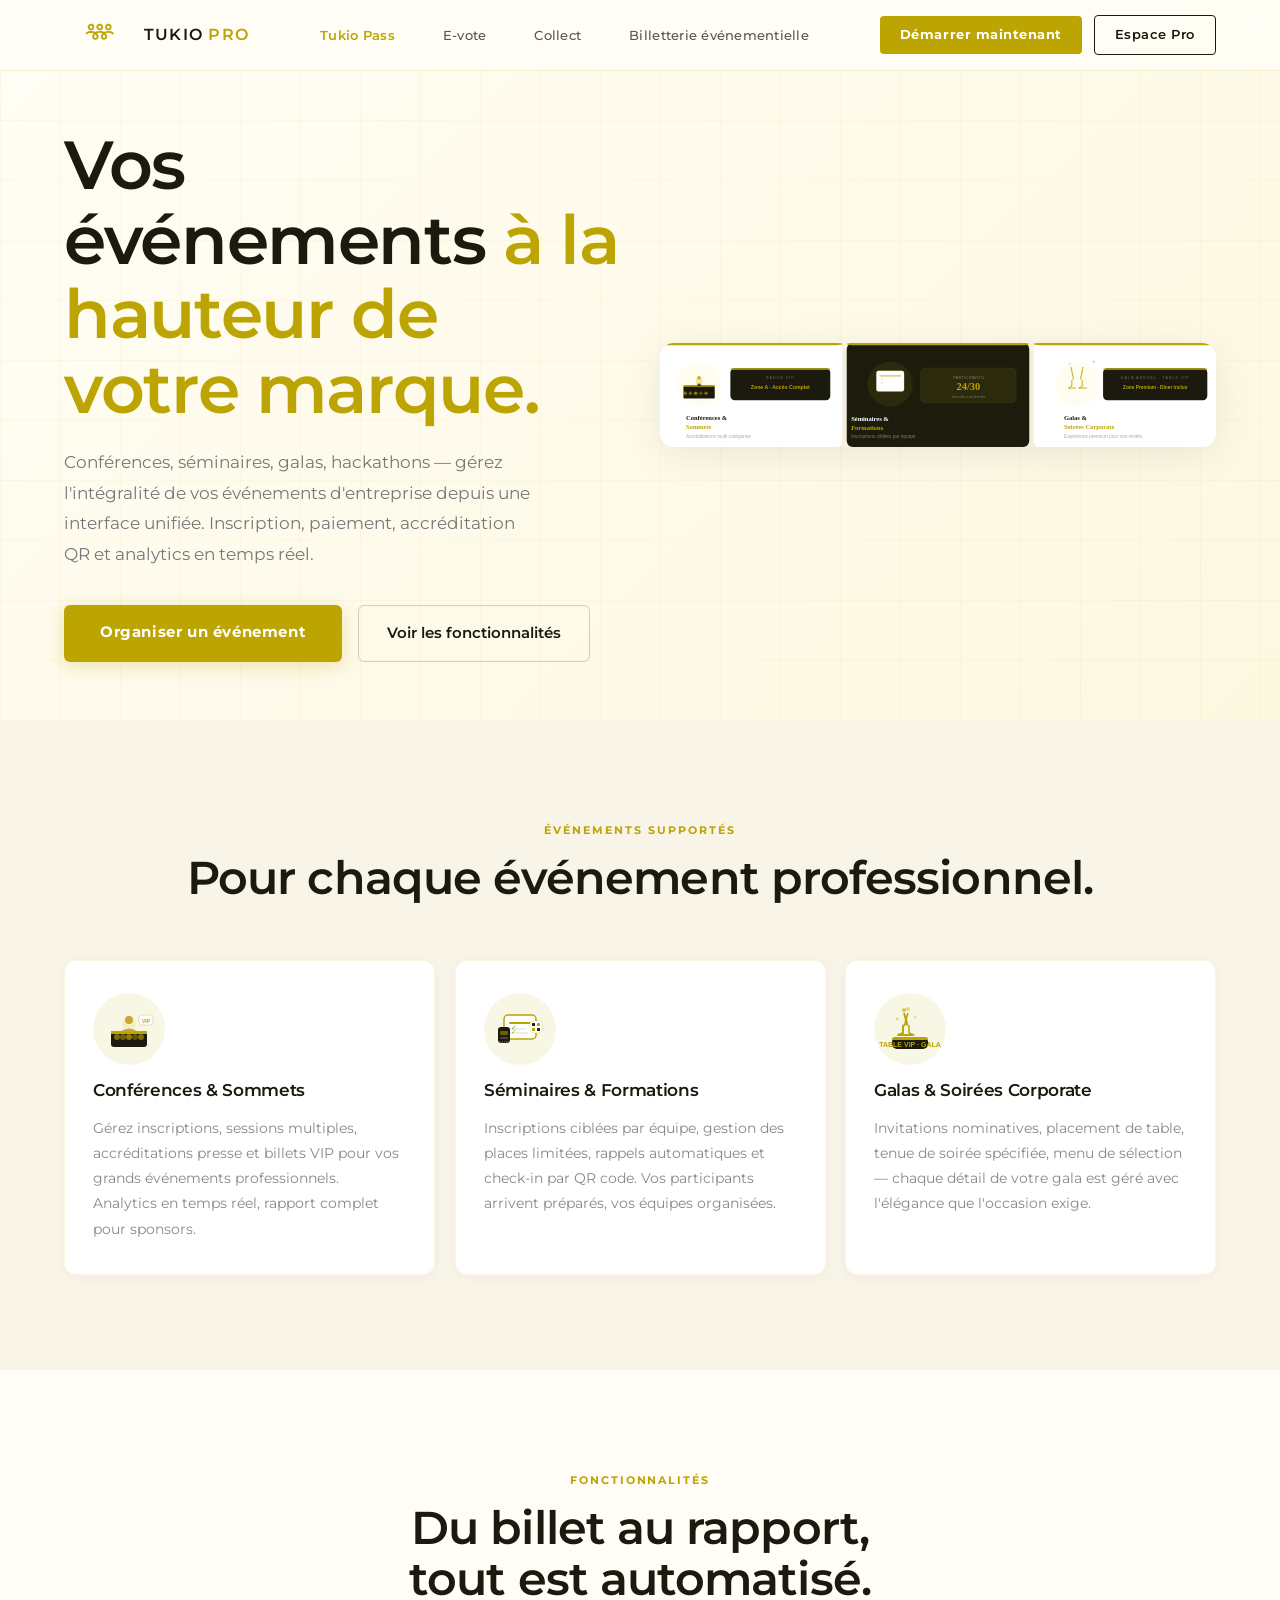
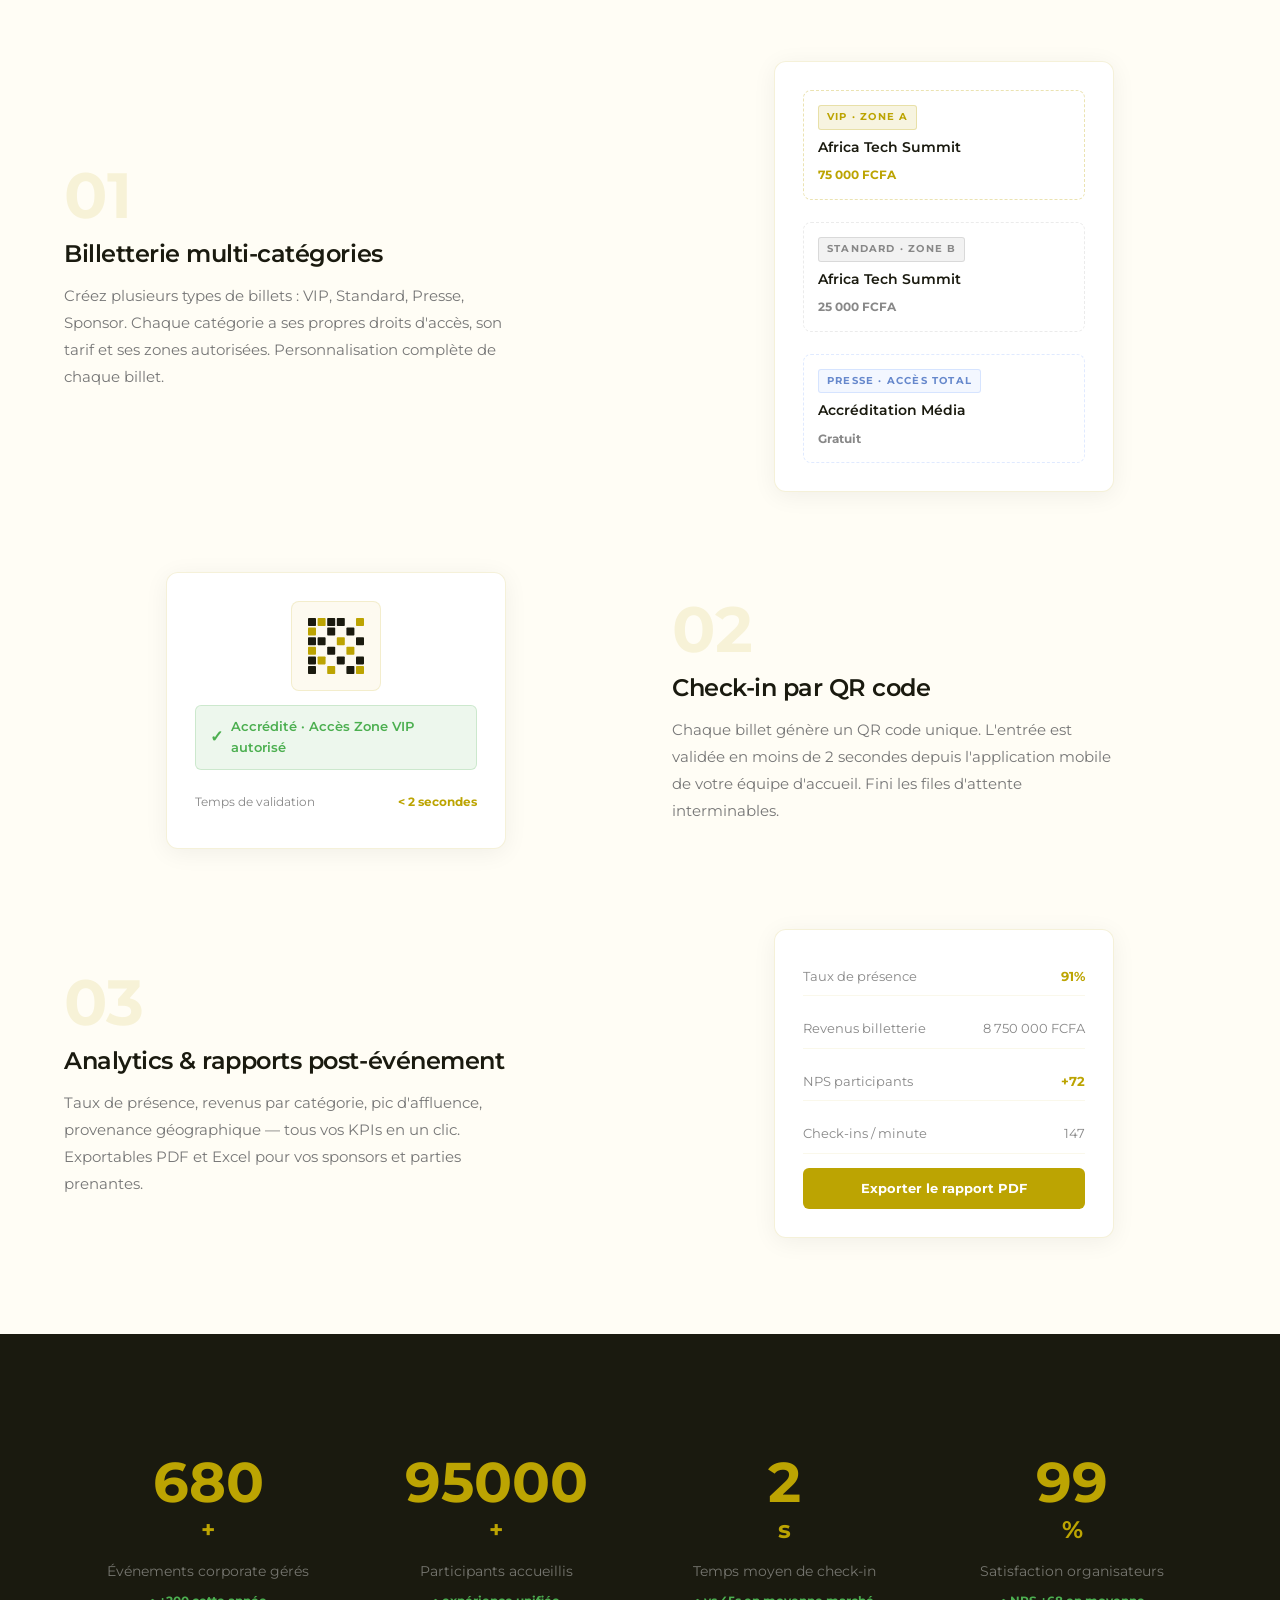
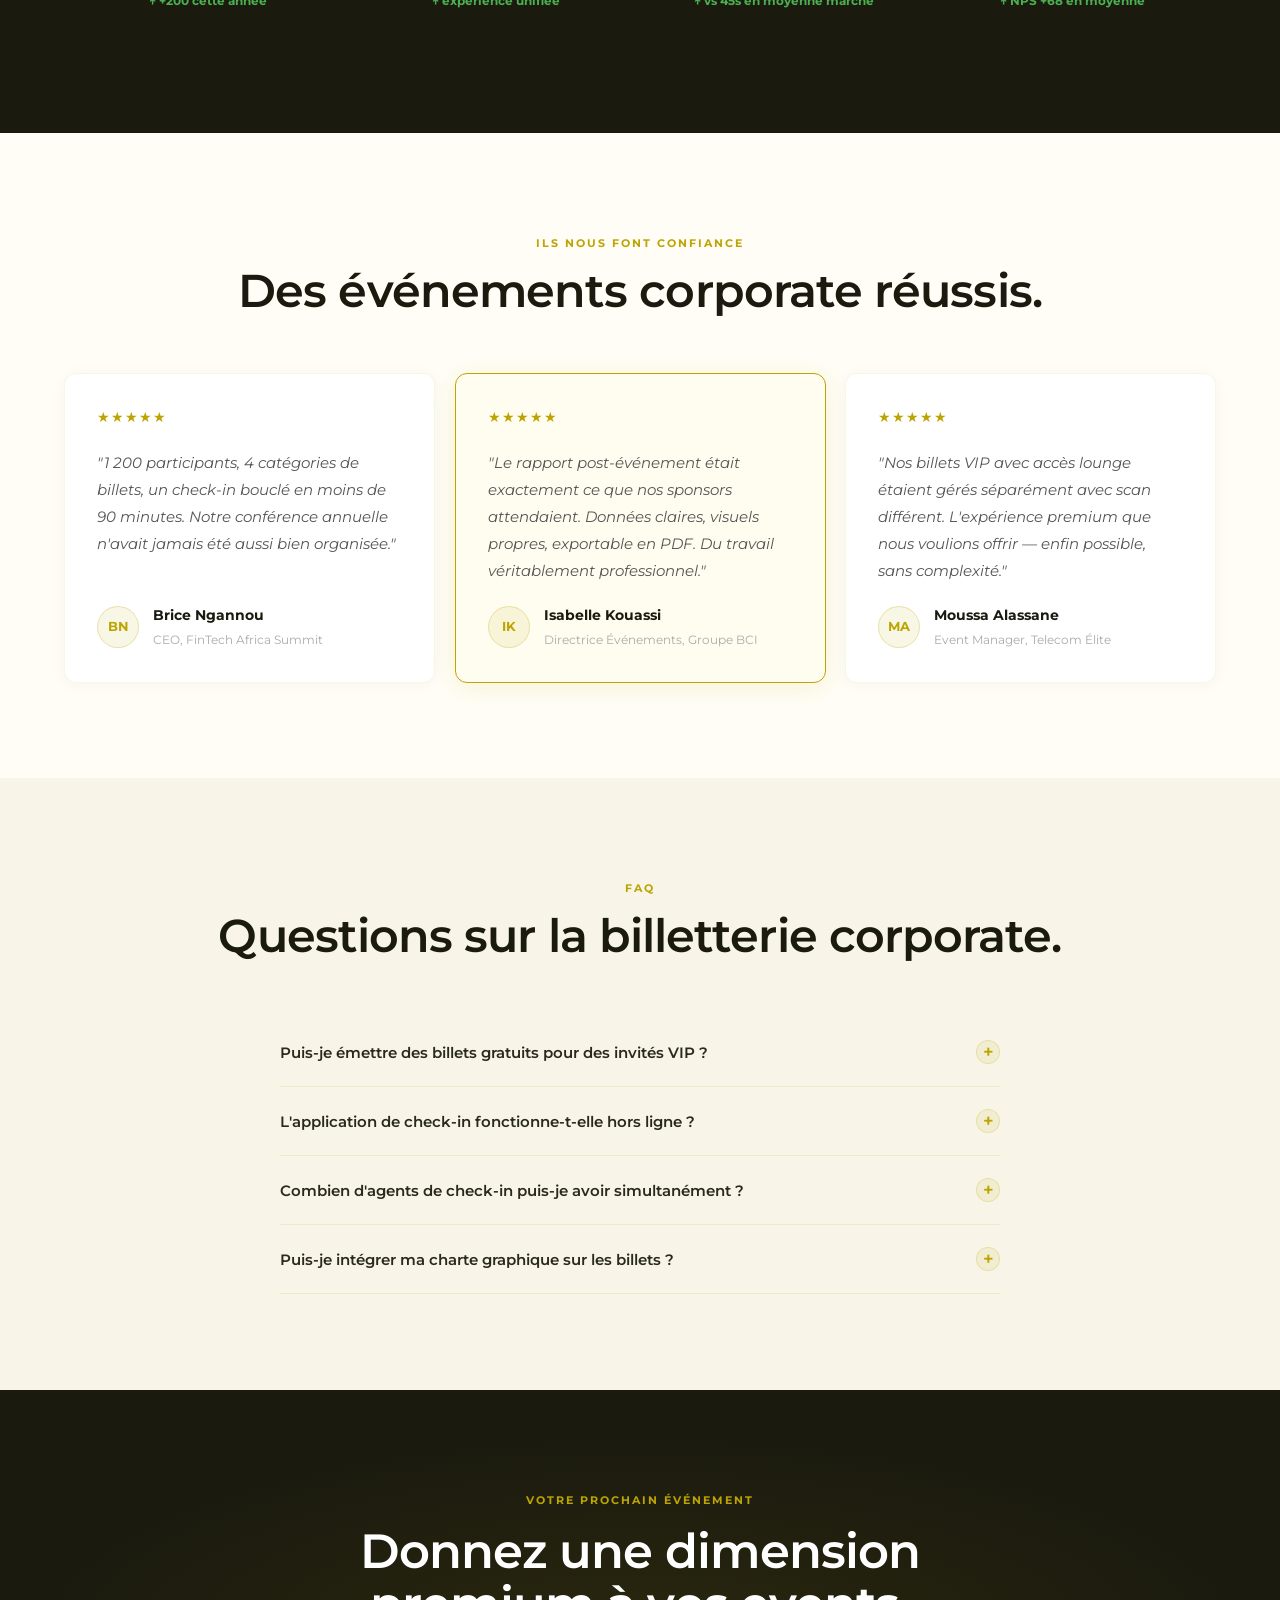
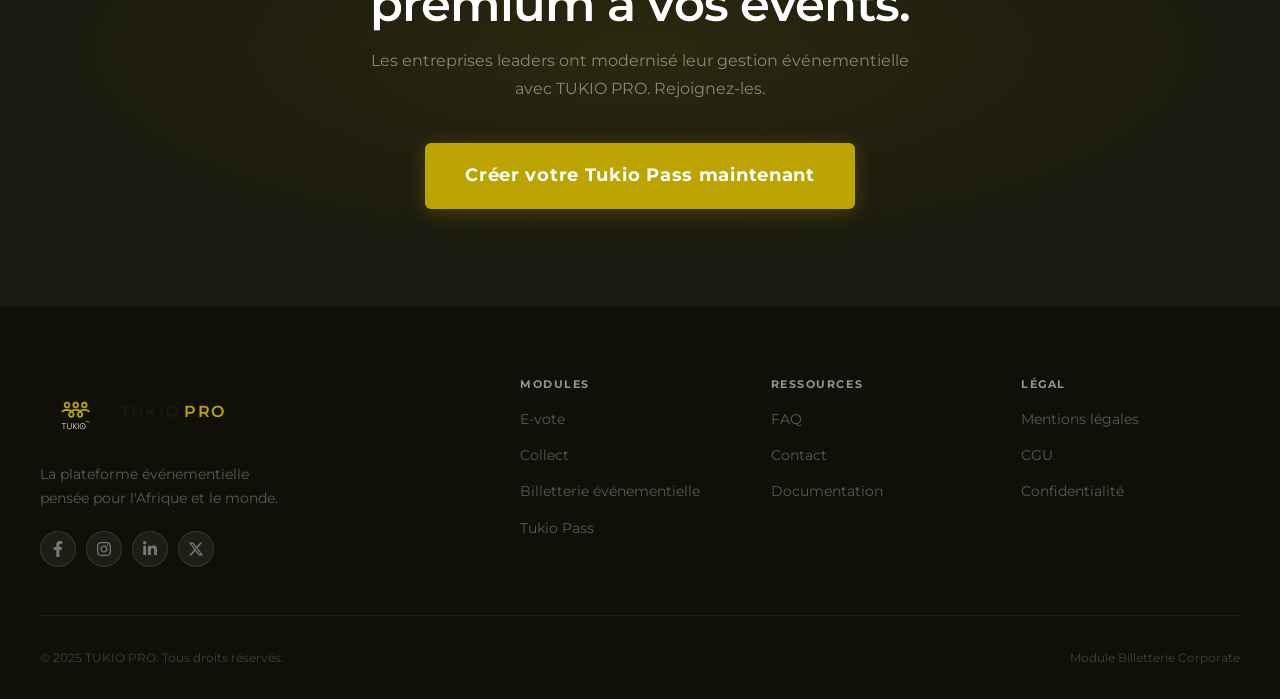
<file: tukio-pass/corporate.html>
<!DOCTYPE html>
<html lang="fr">
<head>
  <meta charset="UTF-8">
  <meta name="viewport" content="width=device-width, initial-scale=1.0">
  <meta name="description" content="TUKIO PRO Billetterie Corporate — Gérez conférences, séminaires et galas d'entreprise avec inscription, paiement, accréditation QR et analytics intégrés.">
  <title>Billetterie Corporate — TUKIO PRO</title>
  <link rel="preconnect" href="https://fonts.googleapis.com">
  <link href="https://fonts.googleapis.com/css2?family=Montserrat:wght@300;400;500;600;700&display=swap" rel="stylesheet">
  <link rel="stylesheet" href="style.css">
</head>
<body>

  <header class="navbar" role="banner" id="navbar">
    <nav class="nav-container" aria-label="Navigation principale">
      <a href="../index.html" class="nav-logo" aria-label="TUKIO PRO — Accueil">
        <img src="../images/Logotukio.svg" alt="TUKIO PRO" class="logo-image" />
        <span class="logo-text-alt">TUKIO <em>PRO</em></span>
      </a>
      <ul class="nav-links" role="list">
        <li><a href="index.html" class="nav-link active" aria-current="page">Tukio Pass</a></li>
        <li><a href="../e-voting/index.html" class="nav-link">E-vote</a></li>
        <li><a href="../crowdfunding/index.html" class="nav-link">Collect</a></li>
        <li><a href="../billetterie/index.html" class="nav-link">Billetterie événementielle</a></li>
      </ul>
      <div class="nav-actions">
        <a href="../signup/index.html" class="btn-nav-pro">Démarrer maintenant</a>
        <a href="../login/index.html" class="btn-nav-login">Espace Pro</a>
        <button class="hamburger" aria-label="Ouvrir le menu" aria-expanded="false" aria-controls="mobile-menu">
          <span class="hamburger-line"></span><span class="hamburger-line"></span><span class="hamburger-line"></span>
        </button>
      </div>
    </nav>
    <div class="mobile-menu" id="mobile-menu" aria-hidden="true">
      <ul class="mobile-nav-links" role="list">
        <li><a href="index.html" class="mobile-nav-link active">Tukio Pass</a></li>
        <li><a href="../e-voting/index.html" class="mobile-nav-link">E-vote</a></li>
        <li><a href="../crowdfunding/index.html" class="mobile-nav-link">Collect</a></li>
        <li><a href="../billetterie/index.html" class="mobile-nav-link">Billetterie événementielle</a></li>
      </ul>
      <div class="mobile-nav-actions">
        <a href="../signup/index.html" class="btn-nav-pro">Démarrer maintenant</a>
        <a href="../login/index.html" class="btn-nav-login">Espace Pro</a>
      </div>
    </div>
  </header>

  <main id="main-content">

    <section class="module-hero" aria-labelledby="hero-title">
      <div class="module-hero-bg"></div>
      <div class="module-hero-container">
        <div class="module-hero-content">
          <h1 class="module-hero-title" id="hero-title">Vos événements <span class="accent">à la hauteur de votre marque.</span></h1>
          <p class="module-hero-subtitle">Conférences, séminaires, galas, hackathons — gérez l'intégralité de vos événements d'entreprise depuis une interface unifiée. Inscription, paiement, accréditation QR et analytics en temps réel.</p>
          <div class="hero-actions">
            <a href="#contact" class="btn-hero-primary">Organiser un événement</a>
            <a href="#features" class="btn-hero-secondary">Voir les fonctionnalités</a>
          </div>
        </div>
        <div class="module-hero-image">
          <img src="../images/corporate-usecases.svg" alt="Billetterie corporate TUKIO PRO — conférences, séminaires, galas" style="width: 100%; height: auto; max-width: 560px;" loading="eager">
        </div>
      </div>
    </section>

    <!-- USE CASES (3) -->
    <section class="usecases-section" aria-labelledby="uc-title">
      <div class="section-container">
        <div class="section-header reveal">
          <span class="section-eyebrow">Événements supportés</span>
          <h2 class="section-title" id="uc-title">Pour chaque événement professionnel.</h2>
        </div>
        <div class="usecases-grid">
          <div class="usecase-card reveal">
            <div class="usecase-img-wrap">
              <svg width="72" height="72" viewBox="0 0 72 72" fill="none" aria-hidden="true">
                <circle cx="36" cy="36" r="36" fill="rgba(188,164,2,0.1)"/>
                <rect x="18" y="38" width="36" height="16" rx="3" fill="#1A1A0F"/>
                <rect x="18" y="38" width="36" height="3" fill="#BCA402"/>
                <circle cx="36" cy="31" r="7" fill="#F5EFC0"/>
                <circle cx="36" cy="27" r="4" fill="#C4A832"/>
                <path d="M28 38 Q36 33 44 38" fill="#C4A832"/>
                <circle cx="24" cy="44" r="3" fill="#BCA402" opacity="0.6"/>
                <circle cx="30" cy="44" r="3" fill="#BCA402" opacity="0.5"/>
                <circle cx="36" cy="44" r="3" fill="#BCA402" opacity="0.7"/>
                <circle cx="42" cy="44" r="3" fill="#BCA402" opacity="0.4"/>
                <circle cx="48" cy="44" r="3" fill="#BCA402" opacity="0.6"/>
                <rect x="46" y="22" width="14" height="10" rx="3" fill="white" stroke="rgba(188,164,2,0.3)" stroke-width="1"/>
                <text x="53" y="30" text-anchor="middle" font-family="sans-serif" font-size="5" font-weight="700" fill="#BCA402">VIP</text>
              </svg>
            </div>
            <h3>Conférences &amp; Sommets</h3>
            <p>Gérez inscriptions, sessions multiples, accréditations presse et billets VIP pour vos grands événements professionnels. Analytics en temps réel, rapport complet pour sponsors.</p>
          </div>
          <div class="usecase-card reveal">
            <div class="usecase-img-wrap">
              <svg width="72" height="72" viewBox="0 0 72 72" fill="none" aria-hidden="true">
                <circle cx="36" cy="36" r="36" fill="rgba(188,164,2,0.1)"/>
                <rect x="20" y="22" width="32" height="24" rx="4" fill="white" stroke="#BCA402" stroke-width="1.5"/>
                <line x1="26" y1="30" x2="46" y2="30" stroke="#BCA402" stroke-width="2" stroke-linecap="round"/>
                <line x1="26" y1="36" x2="42" y2="36" stroke="#E0DDD0" stroke-width="1" stroke-linecap="round"/>
                <line x1="26" y1="40" x2="44" y2="40" stroke="#E0DDD0" stroke-width="1" stroke-linecap="round"/>
                <text x="27" y="37" font-family="sans-serif" font-size="7" fill="#4CAF50">✓</text>
                <text x="27" y="41" font-family="sans-serif" font-size="7" fill="#BCA402">✓</text>
                <rect x="14" y="34" width="12" height="16" rx="3" fill="#1A1A0F"/>
                <rect x="16" y="38" width="8" height="4" rx="1" fill="rgba(188,164,2,0.5)"/>
                <rect x="16" y="44" width="8" height="2" rx="1" fill="rgba(255,255,255,0.2)"/>
                <text x="20" y="52" text-anchor="middle" font-family="sans-serif" font-size="5" fill="rgba(255,255,255,0.4)">24/30</text>
                <rect x="46" y="28" width="12" height="12" rx="3" fill="white" stroke="rgba(188,164,2,0.25)" stroke-width="1"/>
                <rect x="48" y="30" width="3" height="3" rx="0.5" fill="#1A1A0F"/>
                <rect x="53" y="30" width="3" height="3" rx="0.5" fill="#BCA402"/>
                <rect x="48" y="35" width="3" height="3" rx="0.5" fill="#BCA402"/>
                <rect x="53" y="35" width="3" height="3" rx="0.5" fill="#1A1A0F"/>
              </svg>
            </div>
            <h3>Séminaires &amp; Formations</h3>
            <p>Inscriptions ciblées par équipe, gestion des places limitées, rappels automatiques et check-in par QR code. Vos participants arrivent préparés, vos équipes organisées.</p>
          </div>
          <div class="usecase-card reveal">
            <div class="usecase-img-wrap">
              <svg width="72" height="72" viewBox="0 0 72 72" fill="none" aria-hidden="true">
                <circle cx="36" cy="36" r="36" fill="rgba(188,164,2,0.1)"/>
                <path d="M30 20 L33 30 L29 33 L29 40 L24 42 L38 42" fill="none" stroke="#BCA402" stroke-width="2" stroke-linejoin="round"/>
                <path d="M34 20 L31 30 L35 33 L35 40 L40 42 L26 42" fill="none" stroke="#BCA402" stroke-width="1.5" stroke-linejoin="round"/>
                <circle cx="30" cy="17" r="2" fill="#BCA402" opacity="0.6"/>
                <circle cx="34" cy="16" r="2" fill="#D4B800" opacity="0.5"/>
                <circle cx="23" cy="26" r="1.5" fill="#BCA402" opacity="0.4"/>
                <circle cx="41" cy="24" r="1.5" fill="#BCA402" opacity="0.3"/>
                <rect x="18" y="44" width="36" height="12" rx="5" fill="#1A1A0F"/>
                <rect x="18" y="44" width="36" height="3" rx="5" fill="#BCA402"/>
                <text x="36" y="54" text-anchor="middle" font-family="sans-serif" font-size="7" fill="#BCA402" font-weight="700">TABLE VIP · GALA</text>
              </svg>
            </div>
            <h3>Galas &amp; Soirées Corporate</h3>
            <p>Invitations nominatives, placement de table, tenue de soirée spécifiée, menu de sélection — chaque détail de votre gala est géré avec l'élégance que l'occasion exige.</p>
          </div>
        </div>
      </div>
    </section>

    <!-- FEATURES -->
    <section class="features-section" id="features" aria-labelledby="feat-title">
      <div class="section-container">
        <div class="section-header reveal">
          <span class="section-eyebrow">Fonctionnalités</span>
          <h2 class="section-title" id="feat-title">Du billet au rapport,<br>tout est automatisé.</h2>
        </div>
        <div class="features-list">

          <div class="feature-row reveal">
            <div class="feature-content">
              <div class="feature-num" aria-hidden="true">01</div>
              <h3 class="feature-title">Billetterie multi-catégories</h3>
              <p class="feature-desc">Créez plusieurs types de billets : VIP, Standard, Presse, Sponsor. Chaque catégorie a ses propres droits d'accès, son tarif et ses zones autorisées. Personnalisation complète de chaque billet.</p>
            </div>
            <div class="feature-visual" aria-hidden="true">
              <div class="feature-card">
                <div class="fc-ticket">
                  <span class="fc-ticket-type">VIP · Zone A</span>
                  <span class="fc-ticket-name">Africa Tech Summit</span>
                  <span class="fc-ticket-price">75 000 FCFA</span>
                </div>
                <div class="fc-ticket" style="border-color:rgba(0,0,0,0.08);margin-top:0.5rem">
                  <span class="fc-ticket-type" style="background:rgba(0,0,0,0.05);color:#888;border-color:rgba(0,0,0,0.1)">STANDARD · Zone B</span>
                  <span class="fc-ticket-name">Africa Tech Summit</span>
                  <span class="fc-ticket-price" style="color:#888">25 000 FCFA</span>
                </div>
                <div class="fc-ticket" style="border-color:rgba(100,150,255,0.2);margin-top:0.5rem">
                  <span class="fc-ticket-type" style="background:rgba(100,150,255,0.08);color:#6688cc;border-color:rgba(100,150,255,0.2)">PRESSE · Accès total</span>
                  <span class="fc-ticket-name">Accréditation Média</span>
                  <span class="fc-ticket-price" style="color:#888">Gratuit</span>
                </div>
              </div>
            </div>
          </div>

          <div class="feature-row feature-row--rev reveal">
            <div class="feature-content">
              <div class="feature-num" aria-hidden="true">02</div>
              <h3 class="feature-title">Check-in par QR code</h3>
              <p class="feature-desc">Chaque billet génère un QR code unique. L'entrée est validée en moins de 2 secondes depuis l'application mobile de votre équipe d'accueil. Fini les files d'attente interminables.</p>
            </div>
            <div class="feature-visual" aria-hidden="true">
              <div class="feature-card">
                <div class="fc-qr">
                  <svg width="90" height="90" viewBox="0 0 90 90" aria-label="QR Code exemple">
                    <rect width="90" height="90" fill="#FDFAF0" rx="8"/>
                    <rect x="10" y="10" width="10" height="10" rx="1" fill="#1A1A0F"/>
                    <rect x="22" y="10" width="10" height="10" rx="1" fill="#BCA402"/>
                    <rect x="34" y="10" width="10" height="10" rx="1" fill="#1A1A0F"/>
                    <rect x="46" y="10" width="10" height="10" rx="1" fill="#1A1A0F"/>
                    <rect x="70" y="10" width="10" height="10" rx="1" fill="#BCA402"/>
                    <rect x="10" y="22" width="10" height="10" rx="1" fill="#BCA402"/>
                    <rect x="34" y="22" width="10" height="10" rx="1" fill="#1A1A0F"/>
                    <rect x="58" y="22" width="10" height="10" rx="1" fill="#1A1A0F"/>
                    <rect x="10" y="34" width="10" height="10" rx="1" fill="#1A1A0F"/>
                    <rect x="22" y="34" width="10" height="10" rx="1" fill="#1A1A0F"/>
                    <rect x="46" y="34" width="10" height="10" rx="1" fill="#BCA402"/>
                    <rect x="70" y="34" width="10" height="10" rx="1" fill="#1A1A0F"/>
                    <rect x="10" y="46" width="10" height="10" rx="1" fill="#BCA402"/>
                    <rect x="34" y="46" width="10" height="10" rx="1" fill="#1A1A0F"/>
                    <rect x="58" y="46" width="10" height="10" rx="1" fill="#BCA402"/>
                    <rect x="10" y="58" width="10" height="10" rx="1" fill="#1A1A0F"/>
                    <rect x="22" y="58" width="10" height="10" rx="1" fill="#BCA402"/>
                    <rect x="46" y="58" width="10" height="10" rx="1" fill="#1A1A0F"/>
                    <rect x="70" y="58" width="10" height="10" rx="1" fill="#1A1A0F"/>
                    <rect x="10" y="70" width="10" height="10" rx="1" fill="#1A1A0F"/>
                    <rect x="34" y="70" width="10" height="10" rx="1" fill="#BCA402"/>
                    <rect x="58" y="70" width="10" height="10" rx="1" fill="#1A1A0F"/>
                    <rect x="70" y="70" width="10" height="10" rx="1" fill="#BCA402"/>
                  </svg>
                </div>
                <div class="fc-check">
                  <span class="fc-check-icon">✓</span>
                  <span class="fc-check-text">Accrédité · Accès Zone VIP autorisé</span>
                </div>
                <div class="fc-stat-row" style="font-size:0.75rem"><span>Temps de validation</span><span class="fc-gold">&lt; 2 secondes</span></div>
              </div>
            </div>
          </div>

          <div class="feature-row reveal">
            <div class="feature-content">
              <div class="feature-num" aria-hidden="true">03</div>
              <h3 class="feature-title">Analytics &amp; rapports post-événement</h3>
              <p class="feature-desc">Taux de présence, revenus par catégorie, pic d'affluence, provenance géographique — tous vos KPIs en un clic. Exportables PDF et Excel pour vos sponsors et parties prenantes.</p>
            </div>
            <div class="feature-visual" aria-hidden="true">
              <div class="feature-card">
                <div class="fc-stat-row"><span>Taux de présence</span><span class="fc-gold">91%</span></div>
                <div class="fc-stat-row"><span>Revenus billetterie</span><span>8 750 000 FCFA</span></div>
                <div class="fc-stat-row"><span>NPS participants</span><span class="fc-gold">+72</span></div>
                <div class="fc-stat-row"><span>Check-ins / minute</span><span>147</span></div>
                <div class="fc-btn">Exporter le rapport PDF</div>
              </div>
            </div>
          </div>

        </div>
      </div>
    </section>

    <!-- STATS -->
    <section class="stats-section" aria-label="Statistiques billetterie corporate">
      <div class="section-container">
        <div class="stats-grid" role="list">
          <div class="stat-card reveal" role="listitem">
            <span class="stat-number">680</span><span class="stat-suffix">+</span>
            <p class="stat-label">Événements corporate gérés</p>
            <span class="stat-change">↑ +200 cette année</span>
          </div>
          <div class="stat-card reveal" role="listitem">
            <span class="stat-number">95000</span><span class="stat-suffix">+</span>
            <p class="stat-label">Participants accueillis</p>
            <span class="stat-change">↑ expérience unifiée</span>
          </div>
          <div class="stat-card reveal" role="listitem">
            <span class="stat-number">2</span><span class="stat-suffix">s</span>
            <p class="stat-label">Temps moyen de check-in</p>
            <span class="stat-change">↑ vs 45s en moyenne marché</span>
          </div>
          <div class="stat-card reveal" role="listitem">
            <span class="stat-number">99</span><span class="stat-suffix">%</span>
            <p class="stat-label">Satisfaction organisateurs</p>
            <span class="stat-change">↑ NPS +68 en moyenne</span>
          </div>
        </div>
      </div>
    </section>

    <!-- TESTIMONIALS -->
    <section class="testimonials-section" aria-label="Témoignages corporate">
      <div class="section-container">
        <div class="section-header reveal">
          <span class="section-eyebrow">Ils nous font confiance</span>
          <h2 class="section-title">Des événements corporate réussis.</h2>
        </div>
        <div class="testimonials-grid">
          <blockquote class="testimonial-card reveal">
            <div class="testimonial-stars" aria-label="5 étoiles">★★★★★</div>
            <p class="testimonial-text">"1 200 participants, 4 catégories de billets, un check-in bouclé en moins de 90 minutes. Notre conférence annuelle n'avait jamais été aussi bien organisée."</p>
            <footer class="testimonial-author">
              <div class="author-avatar">BN</div>
              <div class="author-info">
                <cite class="author-name">Brice Ngannou</cite>
                <span class="author-role">CEO, FinTech Africa Summit</span>
              </div>
            </footer>
          </blockquote>
          <blockquote class="testimonial-card testimonial-card--featured reveal">
            <div class="testimonial-stars" aria-label="5 étoiles">★★★★★</div>
            <p class="testimonial-text">"Le rapport post-événement était exactement ce que nos sponsors attendaient. Données claires, visuels propres, exportable en PDF. Du travail véritablement professionnel."</p>
            <footer class="testimonial-author">
              <div class="author-avatar">IK</div>
              <div class="author-info">
                <cite class="author-name">Isabelle Kouassi</cite>
                <span class="author-role">Directrice Événements, Groupe BCI</span>
              </div>
            </footer>
          </blockquote>
          <blockquote class="testimonial-card reveal">
            <div class="testimonial-stars" aria-label="5 étoiles">★★★★★</div>
            <p class="testimonial-text">"Nos billets VIP avec accès lounge étaient gérés séparément avec scan différent. L'expérience premium que nous voulions offrir — enfin possible, sans complexité."</p>
            <footer class="testimonial-author">
              <div class="author-avatar">MA</div>
              <div class="author-info">
                <cite class="author-name">Moussa Alassane</cite>
                <span class="author-role">Event Manager, Telecom Élite</span>
              </div>
            </footer>
          </blockquote>
        </div>
      </div>
    </section>

    <!-- FAQ -->
    <section class="faq-section" aria-labelledby="faq-title">
      <div class="section-container">
        <div class="section-header reveal">
          <span class="section-eyebrow">FAQ</span>
          <h2 class="section-title" id="faq-title">Questions sur la billetterie corporate.</h2>
        </div>
        <div class="faq-list">
          <div class="faq-item">
            <button class="faq-question" aria-expanded="false" aria-controls="fq-co1">Puis-je émettre des billets gratuits pour des invités VIP ?<span class="faq-icon">+</span></button>
            <div class="faq-answer" id="fq-co1" hidden><p>Oui. Vous créez des billets à tarif zéro ou envoyez des invitations nominatives directement depuis votre tableau de bord. Les invités reçoivent leur billet par email avec QR code intégré, indiscernable d'un billet payant.</p></div>
          </div>
          <div class="faq-item">
            <button class="faq-question" aria-expanded="false" aria-controls="fq-co2">L'application de check-in fonctionne-t-elle hors ligne ?<span class="faq-icon">+</span></button>
            <div class="faq-answer" id="fq-co2" hidden><p>Oui. L'application fonctionne en mode hors ligne avec synchronisation différée. Idéal pour les événements en zones à connectivité limitée. La synchronisation se fait automatiquement dès le retour du réseau.</p></div>
          </div>
          <div class="faq-item">
            <button class="faq-question" aria-expanded="false" aria-controls="fq-co3">Combien d'agents de check-in puis-je avoir simultanément ?<span class="faq-icon">+</span></button>
            <div class="faq-answer" id="fq-co3" hidden><p>Aucune limite. Pour un événement de 1 000 personnes, nous recommandons 1 agent pour 200 participants afin d'assurer un flux optimal. Chaque agent utilise l'app sur son propre smartphone.</p></div>
          </div>
          <div class="faq-item">
            <button class="faq-question" aria-expanded="false" aria-controls="fq-co4">Puis-je intégrer ma charte graphique sur les billets ?<span class="faq-icon">+</span></button>
            <div class="faq-answer" id="fq-co4" hidden><p>Absolument. Logo, couleurs, typographies, visuel d'événement — vos billets reflètent votre marque. Des templates premium sont disponibles pour vous inspirer. TUKIO PRO s'efface, votre identité brille.</p></div>
          </div>
        </div>
      </div>
    </section>

    <section class="cta-section" id="contact" aria-labelledby="cta-title">
      <div class="cta-bg-glow" aria-hidden="true"></div>
      <div class="section-container">
        <div class="cta-content">
          <span class="cta-eyebrow">Votre prochain événement</span>
          <h2 class="cta-title" id="cta-title">Donnez une dimension<br>premium à vos events.</h2>
          <p class="cta-desc">Les entreprises leaders ont modernisé leur gestion événementielle avec TUKIO PRO. Rejoignez-les.</p>
          <div style="margin-top: 2rem;">
            <a href="../signup/index.html" class="btn-hero-primary" style="font-size: 1.125rem; padding: 1.125rem 2.5rem; text-align: center; display: inline-block;">Créer votre Tukio Pass maintenant</a>
          </div>
        </div>
      </div>
    </section>

  </main>

  <footer class="footer" role="contentinfo">
    <div class="footer-container">
      <div class="footer-brand">
        <a href="../index.html" class="footer-logo">
          <img src="../images/Logotukio.svg" alt="TUKIO PRO" class="logo-image" />
          <span class="logo-text-alt">TUKIO <em>PRO</em></span>
        </a>
        <p class="footer-tagline">La plateforme événementielle<br>pensée pour l'Afrique et le monde.</p>
                <div class="footer-socials" aria-label="Réseaux sociaux">
          <a href="#" class="social-link" aria-label="Facebook">
            <svg viewBox="0 0 320 512" fill="currentColor"><path d="M279.14 288l14.22-92.66h-88.91v-60.13c0-25.35 12.42-50.06 52.24-50.06h40.42V6.26S260.43 0 225.36 0c-73.22 0-121.08 44.38-121.08 124.72v70.62H22.89V288h81.39v224h100.17V288z"/></svg>
          </a>
          <a href="#" class="social-link" aria-label="Instagram">
            <svg viewBox="0 0 448 512" fill="currentColor"><path d="M224.1 141c-63.6 0-114.9 51.3-114.9 114.9s51.3 114.9 114.9 114.9S339 319.5 339 255.9 287.7 141 224.1 141zm0 189.6c-41.1 0-74.7-33.5-74.7-74.7s33.5-74.7 74.7-74.7 74.7 33.5 74.7 74.7-33.6 74.7-74.7 74.7zm146.4-194.3c0 14.9-12 26.8-26.8 26.8-14.9 0-26.8-12-26.8-26.8s12-26.8 26.8-26.8 26.8 12 26.8 26.8zm76.1 27.2c-1.7-35.9-9.9-67.7-36.2-93.9-26.2-26.2-58-34.4-93.9-36.2-37-2.1-147.9-2.1-184.9 0-35.8 1.7-67.6 9.9-93.9 36.1s-34.4 58-36.2 93.9c-2.1 37-2.1 147.9 0 184.9 1.7 35.9 9.9 67.7 36.2 93.9s58 34.4 93.9 36.2c37 2.1 147.9 2.1 184.9 0 35.9-1.7 67.7-9.9 93.9-36.2 26.2-26.2 34.4-58 36.2-93.9 2.1-37 2.1-147.8 0-184.8zM398.8 388c-7.8 19.6-22.9 34.7-42.6 42.6-29.5 11.7-99.5 9-132.1 9s-102.7 2.6-132.1-9c-19.6-7.8-34.7-22.9-42.6-42.6-11.7-29.5-9-99.5-9-132.1s-2.6-102.7 9-132.1c7.8-19.6 22.9-34.7 42.6-42.6 29.5-11.7 99.5-9 132.1-9s102.7-2.6 132.1 9c19.6 7.8 34.7 22.9 42.6 42.6 11.7 29.5 9 99.5 9 132.1s2.7 102.7-9 132.1z"/></svg>
          </a>
          <a href="#" class="social-link" aria-label="LinkedIn">
            <svg viewBox="0 0 448 512" fill="currentColor"><path d="M100.28 448H7.4V148.9h92.88zM53.79 108.1C24.09 108.1 0 83.5 0 53.8a53.79 53.79 0 0 1 107.58 0c0 29.7-24.1 54.3-53.79 54.3zM447.9 448h-92.68V302.4c0-34.7-.7-79.2-48.29-79.2-48.29 0-55.69 37.7-55.69 76.7V448h-92.78V148.9h89.08v40.8h1.3c12.4-23.5 42.69-48.3 87.88-48.3 94 0 111.28 61.9 111.28 142.3V448z"/></svg>
          </a>
          <a href="#" class="social-link" aria-label="X (Twitter)">
            <svg viewBox="0 0 512 512" fill="currentColor"><path d="M389.2 48h70.6L305.6 224.2 487 464H345L233.7 318.6 106.5 464H35.8L200.7 275.5 26.8 48H172.4L272.9 180.9 389.2 48zM364.4 421.8h39.1L151.1 88h-42L364.4 421.8z"/></svg>
          </a>
        </div>
      </div>
      <nav class="footer-nav" aria-label="Footer">
        <div class="footer-col">
          <h3 class="footer-col-title">Modules</h3>
          <ul role="list">
            <li><a href="../e-voting/index.html" class="footer-link">E-vote</a></li>
            <li><a href="../crowdfunding/index.html" class="footer-link">Collect</a></li>
            <li><a href="../billetterie/index.html" class="footer-link">Billetterie événementielle</a></li>
            <li><a href="index.html" class="footer-link">Tukio Pass</a></li>
          </ul>
        </div>
        <div class="footer-col">
          <h3 class="footer-col-title">Ressources</h3>
          <ul role="list">
            <li><a href="#" class="footer-link">FAQ</a></li>
            <li><a href="#contact" class="footer-link">Contact</a></li>
            <li><a href="#" class="footer-link">Documentation</a></li>
          </ul>
        </div>
        <div class="footer-col">
          <h3 class="footer-col-title">Légal</h3>
          <ul role="list">
            <li><a href="../cgu/index.html" class="footer-link">Mentions légales</a></li>
            <li><a href="../cgu/index.html" class="footer-link">CGU</a></li>
            <li><a href="../privacy/index.html" class="footer-link">Confidentialité</a></li>
          </ul>
        </div>
      </nav>
    </div>
    <div class="footer-bottom">
      <p>© 2025 TUKIO PRO. Tous droits réservés.</p>
      <p>Module Billetterie Corporate</p>
    </div>
  </footer>
  <script src="script.js"></script>
</body>
</html>
</file>
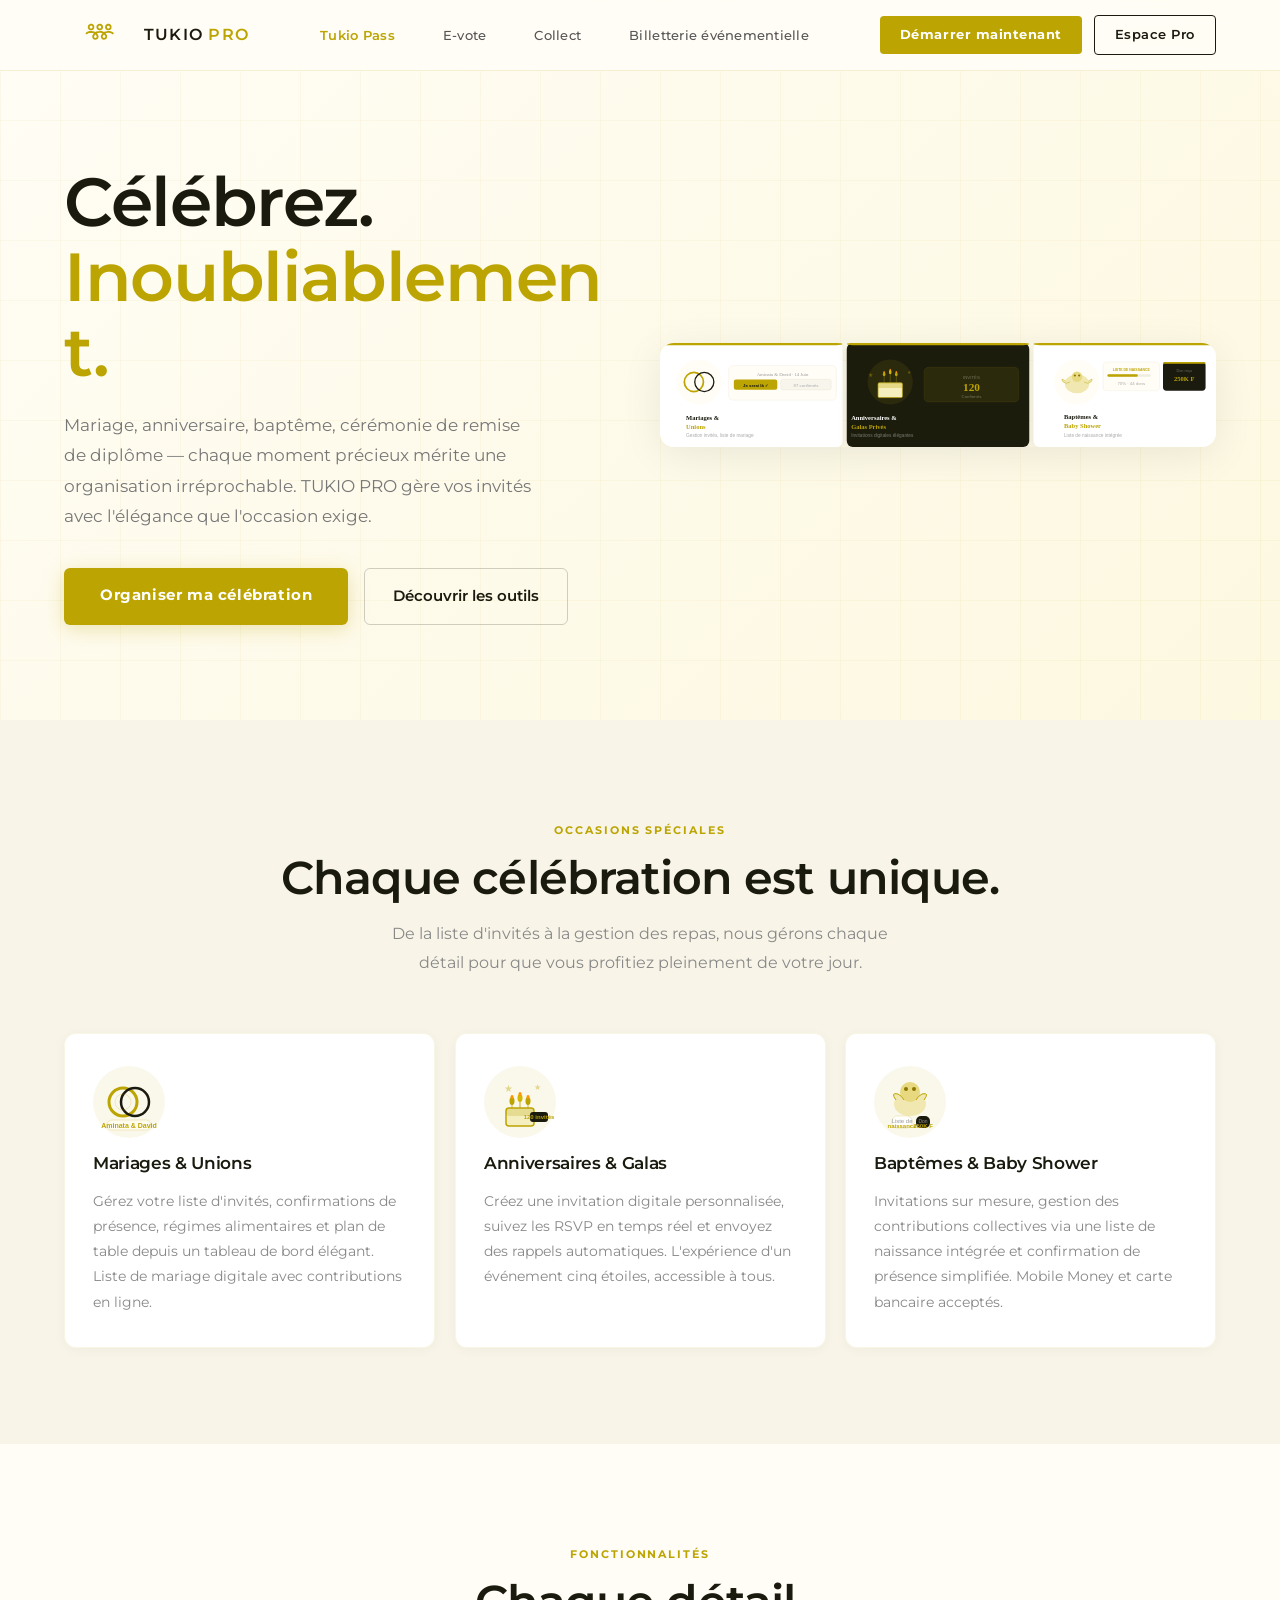
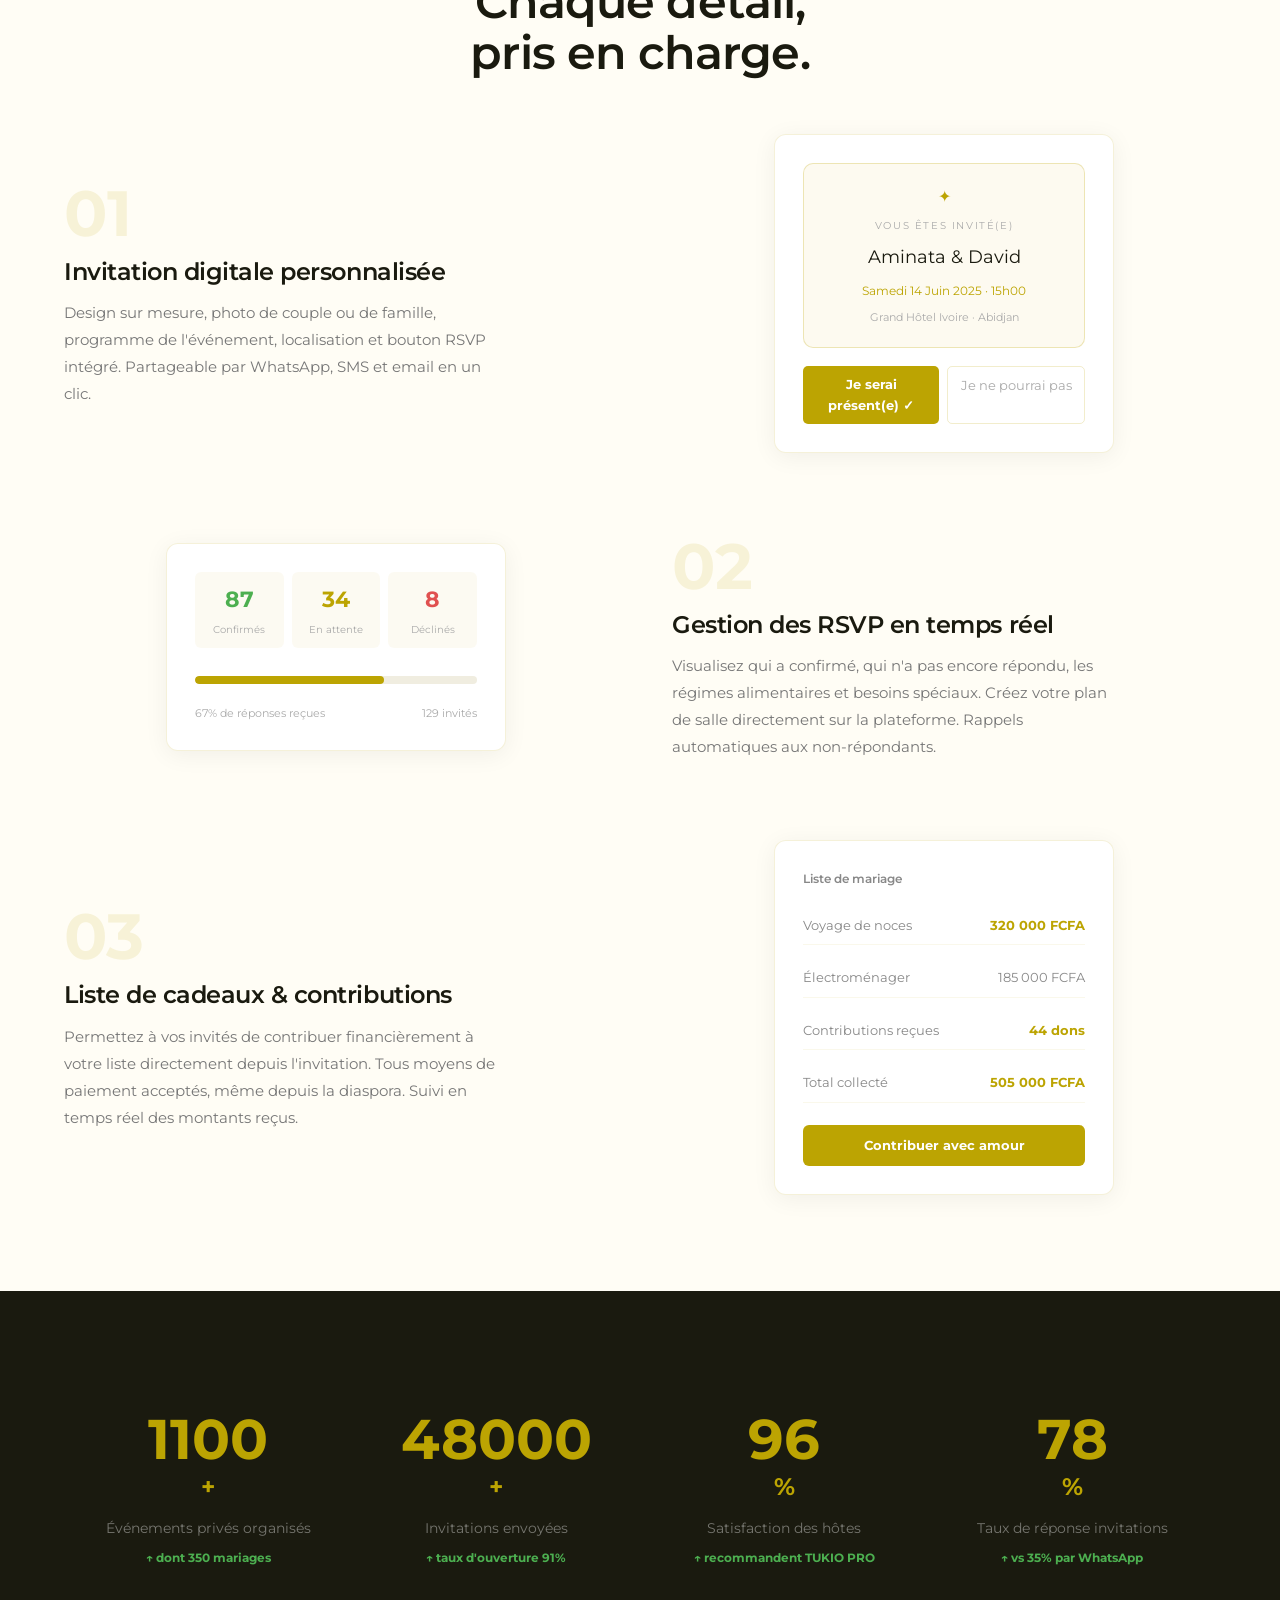
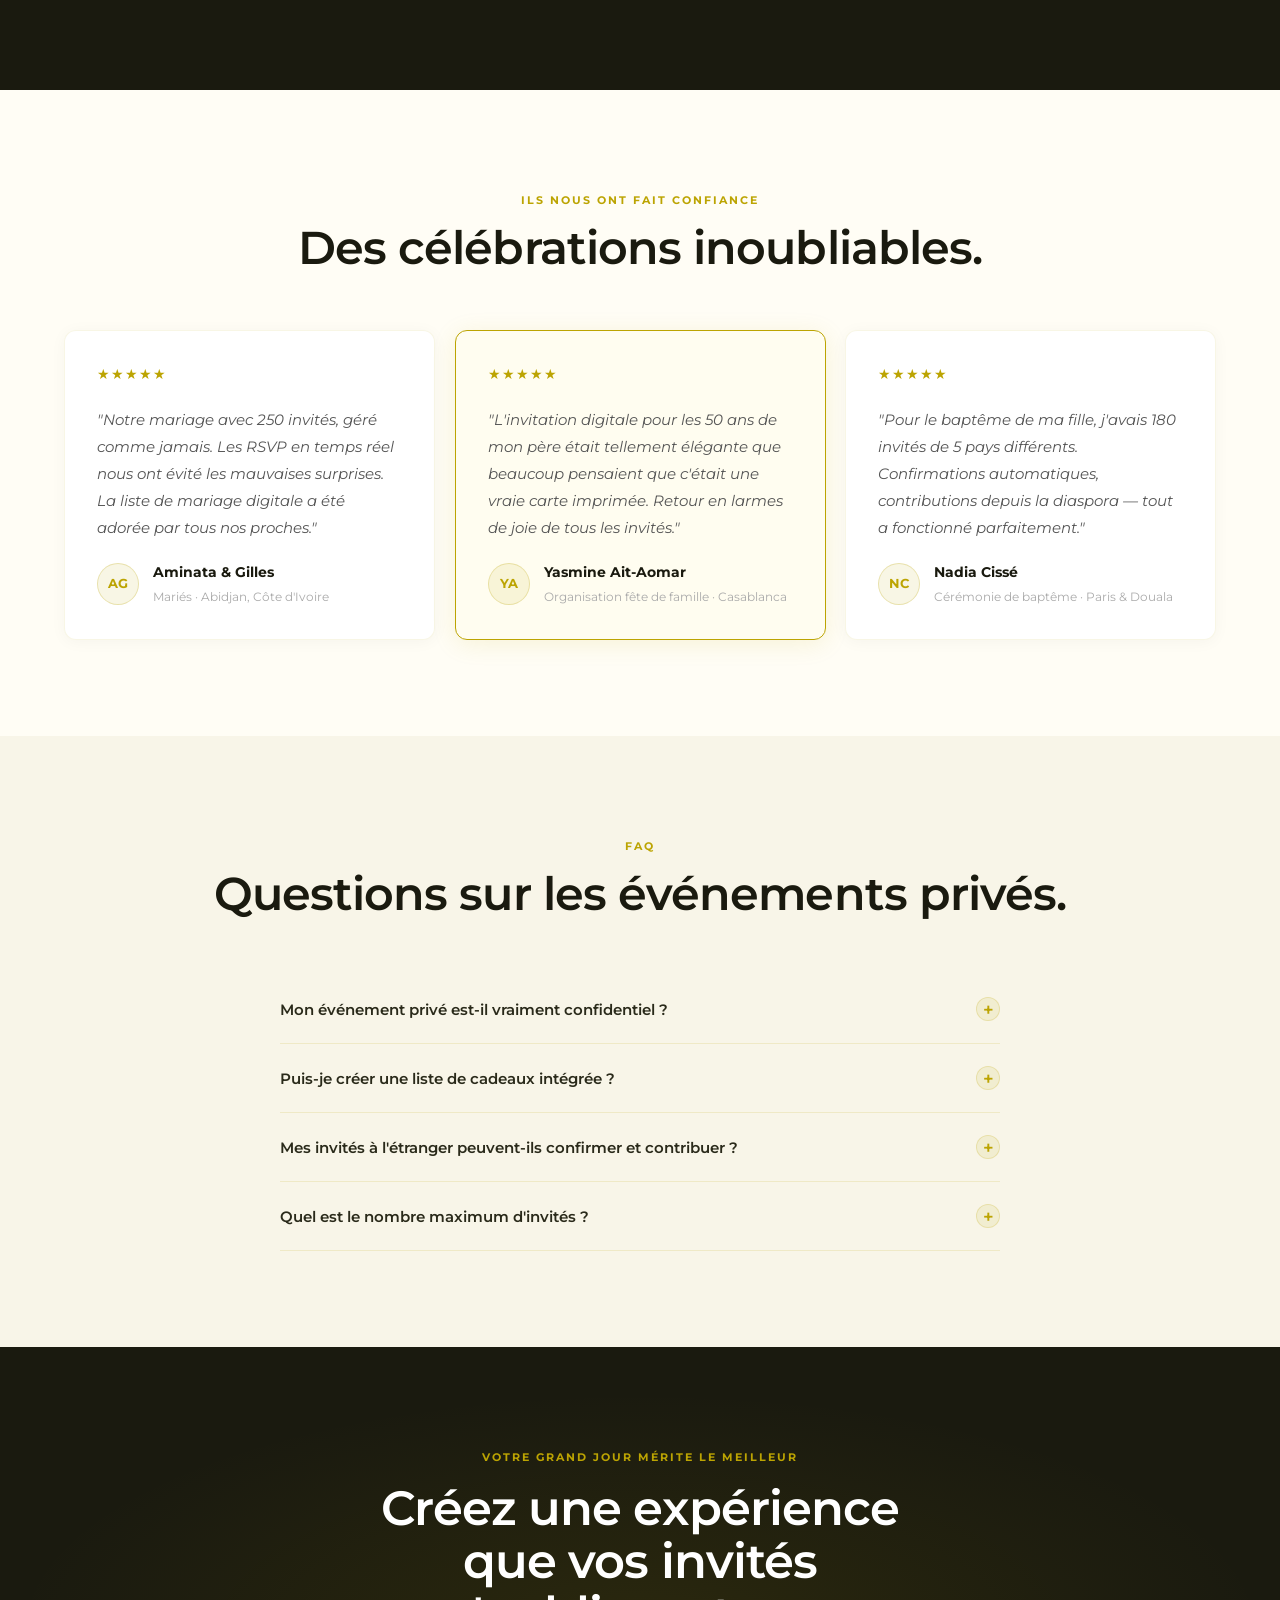
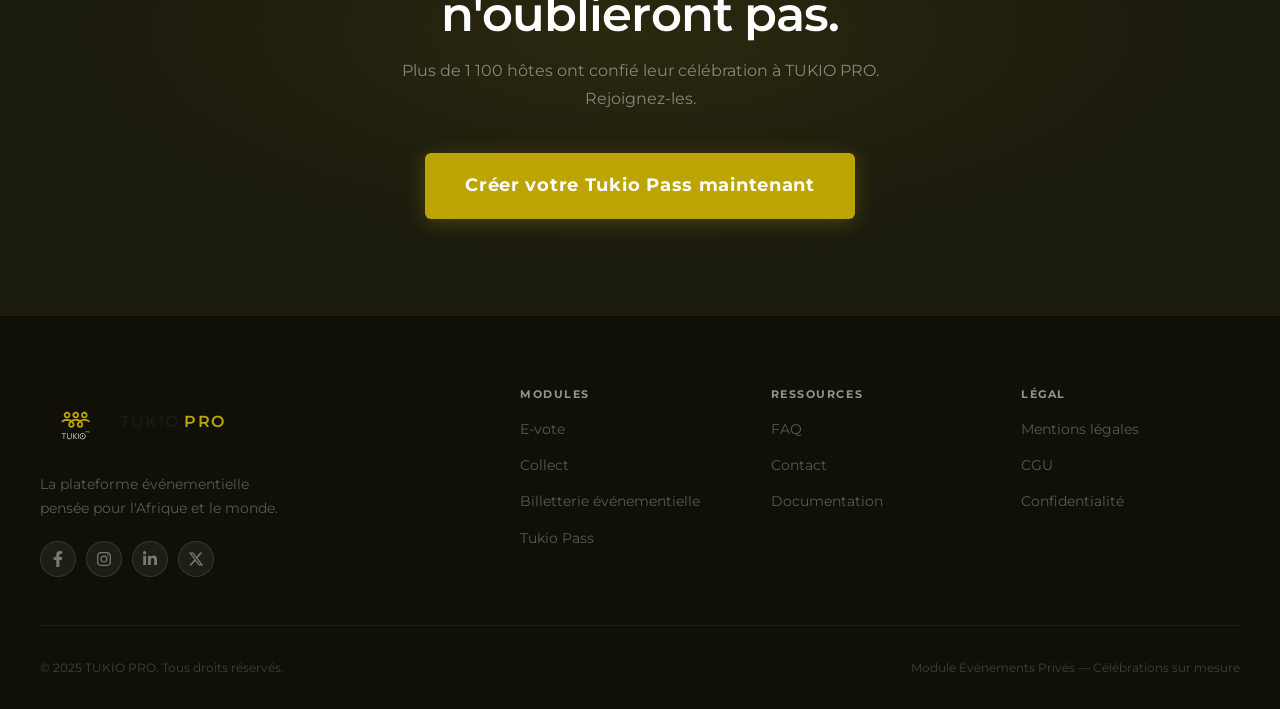
<file: tukio-pass/private.html>
<!doctype html>
<html lang="fr">

<head>
  <meta charset="UTF-8" />
  <meta name="viewport" content="width=device-width, initial-scale=1.0" />
  <meta name="description"
    content="TUKIO PRO Événements Privés — Mariages, anniversaires, baptêmes. Invitations digitales élégantes, gestion RSVP et liste de cadeaux intégrée." />
  <title>Événements Privés — TUKIO PRO</title>
  <link rel="preconnect" href="https://fonts.googleapis.com" />
  <link href="https://fonts.googleapis.com/css2?family=Montserrat:wght@300;400;500;600;700&display=swap"
    rel="stylesheet" />
  <link rel="stylesheet" href="style.css" />
</head>

<body>
  <header class="navbar" role="banner" id="navbar">
    <nav class="nav-container" aria-label="Navigation principale">
      <a href="../index.html" class="nav-logo" aria-label="TUKIO PRO — Accueil">
        <img src="../images/Logotukio.svg" alt="TUKIO PRO" class="logo-image" />
        <span class="logo-text-alt">TUKIO <em>PRO</em></span>
      </a>
      <ul class="nav-links" role="list">
        <li><a href="index.html" class="nav-link active" aria-current="page">Tukio Pass</a></li>
        <li><a href="../e-voting/index.html" class="nav-link">E-vote</a></li>
        <li><a href="../crowdfunding/index.html" class="nav-link">Collect</a></li>
        <li><a href="../billetterie/index.html" class="nav-link">Billetterie événementielle</a></li>
      </ul>
      <div class="nav-actions">
        <a href="../signup/index.html" class="btn-nav-pro">Démarrer maintenant</a>
        <a href="../login/index.html" class="btn-nav-login">Espace Pro</a>
        <button class="hamburger" aria-label="Ouvrir le menu" aria-expanded="false" aria-controls="mobile-menu">
          <span class="hamburger-line"></span><span class="hamburger-line"></span><span class="hamburger-line"></span>
        </button>
      </div>
    </nav>
    <div class="mobile-menu" id="mobile-menu" aria-hidden="true">
      <ul class="mobile-nav-links" role="list">
        <li><a href="index.html" class="mobile-nav-link active">Tukio Pass</a></li>
        <li><a href="../e-voting/index.html" class="mobile-nav-link">E-vote</a></li>
        <li><a href="../crowdfunding/index.html" class="mobile-nav-link">Collect</a></li>
        <li><a href="../billetterie/index.html" class="mobile-nav-link">Billetterie événementielle</a></li>
      </ul>
      <div class="mobile-nav-actions">
        <a href="../signup/index.html" class="btn-nav-pro">Démarrer maintenant</a>
        <a href="../login/index.html" class="btn-nav-login">Espace Pro</a>
      </div>
    </div>
  </header>

  <main id="main-content">
    <section class="module-hero" aria-labelledby="hero-title">
      <div class="module-hero-bg"></div>
      <div class="module-hero-container">
        <div class="module-hero-content">
          <h1 class="module-hero-title" id="hero-title">
            Célébrez.<br /><span class="accent">Inoubliablement.</span>
          </h1>
          <p class="module-hero-subtitle">
            Mariage, anniversaire, baptême, cérémonie de remise de diplôme —
            chaque moment précieux mérite une organisation irréprochable.
            TUKIO PRO gère vos invités avec l'élégance que l'occasion exige.
          </p>
          <div class="hero-actions">
            <a href="#contact" class="btn-hero-primary">Organiser ma célébration</a>
            <a href="#features" class="btn-hero-secondary">Découvrir les outils</a>
          </div>
        </div>
        <div class="module-hero-image">
          <img src="../images/private-usecases.svg"
            alt="Événements privés TUKIO PRO — mariages, anniversaires, baptêmes" style="width: 100%; height: auto; max-width: 560px;"
            loading="eager" />
        </div>
      </div>
    </section>

    <!-- USE CASES (3) -->
    <section class="usecases-section" aria-labelledby="uc-title">
      <div class="section-container">
        <div class="section-header reveal">
          <span class="section-eyebrow">Occasions spéciales</span>
          <h2 class="section-title" id="uc-title">
            Chaque célébration est unique.
          </h2>
          <p class="section-desc">
            De la liste d'invités à la gestion des repas, nous gérons chaque
            détail pour que vous profitiez pleinement de votre jour.
          </p>
        </div>
        <div class="usecases-grid">
          <div class="usecase-card reveal">
            <div class="usecase-img-wrap">
              <svg width="72" height="72" viewBox="0 0 72 72" fill="none" aria-hidden="true">
                <circle cx="36" cy="36" r="36" fill="rgba(188,164,2,0.08)" />
                <circle cx="30" cy="36" r="14" fill="none" stroke="#BCA402" stroke-width="3" />
                <circle cx="42" cy="36" r="14" fill="none" stroke="#1A1A0F" stroke-width="2.5" />
                <circle cx="30" cy="36" r="8" fill="none" stroke="rgba(188,164,2,0.2)" stroke-width="1" />
                <rect x="14" y="54" width="44" height="10" rx="5" fill="#FFFDF0" stroke="rgba(188,164,2,0.2)"
                  stroke-width="1" />
                <text x="36" y="62" text-anchor="middle" font-family="sans-serif" font-size="7" fill="#BCA402"
                  font-weight="700">
                  Aminata &amp; David
                </text>
              </svg>
            </div>
            <h3>Mariages &amp; Unions</h3>
            <p>
              Gérez votre liste d'invités, confirmations de présence, régimes
              alimentaires et plan de table depuis un tableau de bord élégant.
              Liste de mariage digitale avec contributions en ligne.
            </p>
          </div>
          <div class="usecase-card reveal">
            <div class="usecase-img-wrap">
              <svg width="72" height="72" viewBox="0 0 72 72" fill="none" aria-hidden="true">
                <circle cx="36" cy="36" r="36" fill="rgba(188,164,2,0.08)" />
                <rect x="22" y="42" width="28" height="18" rx="3" fill="#F5EFC0" stroke="#BCA402" stroke-width="1.5" />
                <rect x="22" y="42" width="28" height="8" rx="3" fill="rgba(188,164,2,0.25)" />
                <line x1="28" y1="42" x2="28" y2="35" stroke="rgba(188,164,2,0.5)" stroke-width="1.5" />
                <line x1="36" y1="42" x2="36" y2="32" stroke="rgba(188,164,2,0.6)" stroke-width="1.5" />
                <line x1="44" y1="42" x2="44" y2="35" stroke="rgba(188,164,2,0.5)" stroke-width="1.5" />
                <ellipse cx="28" cy="35" rx="2.5" ry="4" fill="#BCA402" />
                <ellipse cx="36" cy="32" rx="2.5" ry="4" fill="#D4B800" />
                <ellipse cx="44" cy="35" rx="2.5" ry="4" fill="#BCA402" />
                <ellipse cx="28" cy="31" rx="1.5" ry="2" fill="#FF9500" />
                <ellipse cx="36" cy="28" rx="1.5" ry="2" fill="#FF9500" />
                <ellipse cx="44" cy="31" rx="1.5" ry="2" fill="#FF9500" />
                <text x="20" y="26" font-family="sans-serif" font-size="10" fill="#BCA402" opacity="0.4">
                  ★
                </text>
                <text x="50" y="24" font-family="sans-serif" font-size="8" fill="#BCA402" opacity="0.4">
                  ★
                </text>
                <rect x="46" y="46" width="18" height="10" rx="3" fill="#1A1A0F" />
                <text x="55" y="53" text-anchor="middle" font-family="sans-serif" font-size="6" fill="#BCA402"
                  font-weight="700">
                  120 invités
                </text>
              </svg>
            </div>
            <h3>Anniversaires &amp; Galas</h3>
            <p>
              Créez une invitation digitale personnalisée, suivez les RSVP en
              temps réel et envoyez des rappels automatiques. L'expérience
              d'un événement cinq étoiles, accessible à tous.
            </p>
          </div>
          <div class="usecase-card reveal">
            <div class="usecase-img-wrap">
              <svg width="72" height="72" viewBox="0 0 72 72" fill="none" aria-hidden="true">
                <circle cx="36" cy="36" r="36" fill="rgba(188,164,2,0.08)" />
                <ellipse cx="36" cy="38" rx="16" ry="12" fill="#F0E8B0" />
                <circle cx="36" cy="26" r="10" fill="#E8D880" />
                <circle cx="32" cy="23" r="2" fill="#8A7600" />
                <circle cx="40" cy="23" r="2" fill="#8A7600" />
                <path d="M22 34 Q16 26 24 28 Q28 30 30 34" fill="#F0E8B0" stroke="#BCA402" stroke-width="1" />
                <path d="M50 34 Q56 26 48 28 Q44 30 42 34" fill="#F0E8B0" stroke="#BCA402" stroke-width="1" />
                <rect x="18" y="50" width="20" height="12" rx="5" fill="white" stroke="rgba(188,164,2,0.2)"
                  stroke-width="1" />
                <text x="28" y="57" text-anchor="middle" font-family="sans-serif" font-size="6" fill="#999">
                  Liste de
                </text>
                <text x="28" y="62" text-anchor="middle" font-family="sans-serif" font-size="6" fill="#BCA402"
                  font-weight="700">
                  naissance
                </text>
                <rect x="42" y="50" width="14" height="12" rx="5" fill="#1A1A0F" />
                <text x="49" y="57" text-anchor="middle" font-family="sans-serif" font-size="5"
                  fill="rgba(255,255,255,0.5)">
                  Don
                </text>
                <text x="49" y="62" text-anchor="middle" font-family="sans-serif" font-size="6" fill="#BCA402"
                  font-weight="700">
                  250K F
                </text>
              </svg>
            </div>
            <h3>Baptêmes &amp; Baby Shower</h3>
            <p>
              Invitations sur mesure, gestion des contributions collectives
              via une liste de naissance intégrée et confirmation de présence
              simplifiée. Mobile Money et carte bancaire acceptés.
            </p>
          </div>
        </div>
      </div>
    </section>

    <!-- FEATURES -->
    <section class="features-section" id="features" aria-labelledby="feat-title">
      <div class="section-container">
        <div class="section-header reveal">
          <span class="section-eyebrow">Fonctionnalités</span>
          <h2 class="section-title" id="feat-title">
            Chaque détail,<br />pris en charge.
          </h2>
        </div>
        <div class="features-list">
          <div class="feature-row reveal">
            <div class="feature-content">
              <div class="feature-num" aria-hidden="true">01</div>
              <h3 class="feature-title">Invitation digitale personnalisée</h3>
              <p class="feature-desc">
                Design sur mesure, photo de couple ou de famille, programme de
                l'événement, localisation et bouton RSVP intégré. Partageable
                par WhatsApp, SMS et email en un clic.
              </p>
            </div>
            <div class="feature-visual" aria-hidden="true">
              <div class="feature-card">
                <div class="fc-invite">
                  <span class="fc-invite-deco">✦</span>
                  <span class="fc-invite-subtitle">Vous êtes invité(e)</span>
                  <span class="fc-invite-names">Aminata &amp; David</span>
                  <span class="fc-invite-date">Samedi 14 Juin 2025 · 15h00</span>
                  <span style="font-size: 0.6875rem; color: #aaa">Grand Hôtel Ivoire · Abidjan</span>
                </div>
                <div style="display: flex; gap: 0.5rem; margin-top: 0.25rem">
                  <div class="fc-rsvp-yes" style="flex: 1">
                    Je serai présent(e) ✓
                  </div>
                  <div class="fc-rsvp-no" style="flex: 1">
                    Je ne pourrai pas
                  </div>
                </div>
              </div>
            </div>
          </div>

          <div class="feature-row feature-row--rev reveal">
            <div class="feature-content">
              <div class="feature-num" aria-hidden="true">02</div>
              <h3 class="feature-title">Gestion des RSVP en temps réel</h3>
              <p class="feature-desc">
                Visualisez qui a confirmé, qui n'a pas encore répondu, les
                régimes alimentaires et besoins spéciaux. Créez votre plan de
                salle directement sur la plateforme. Rappels automatiques aux
                non-répondants.
              </p>
            </div>
            <div class="feature-visual" aria-hidden="true">
              <div class="feature-card">
                <div class="fc-rsvp-stats">
                  <div class="fc-rsvp-stat">
                    <span class="fc-rsvp-count fc-rsvp-count--g">87</span>
                    <span class="fc-rsvp-label">Confirmés</span>
                  </div>
                  <div class="fc-rsvp-stat">
                    <span class="fc-rsvp-count fc-rsvp-count--y">34</span>
                    <span class="fc-rsvp-label">En attente</span>
                  </div>
                  <div class="fc-rsvp-stat">
                    <span class="fc-rsvp-count fc-rsvp-count--r">8</span>
                    <span class="fc-rsvp-label">Déclinés</span>
                  </div>
                </div>
                <div class="fc-progress-bar-wrap" style="margin-top: 0.875rem">
                  <div class="fc-progress-bar" style="width: 67%"></div>
                </div>
                <div class="fc-progress-meta">
                  <span>67% de réponses reçues</span><span>129 invités</span>
                </div>
              </div>
            </div>
          </div>

          <div class="feature-row reveal">
            <div class="feature-content">
              <div class="feature-num" aria-hidden="true">03</div>
              <h3 class="feature-title">
                Liste de cadeaux &amp; contributions
              </h3>
              <p class="feature-desc">
                Permettez à vos invités de contribuer financièrement à votre
                liste directement depuis l'invitation. Tous moyens de paiement
                acceptés, même depuis la diaspora. Suivi en temps réel des
                montants reçus.
              </p>
            </div>
            <div class="feature-visual" aria-hidden="true">
              <div class="feature-card">
                <div class="fc-label" style="
                      font-size: 0.75rem;
                      color: #888;
                      margin-bottom: 0.25rem;
                    ">
                  Liste de mariage
                </div>
                <div class="fc-stat-row">
                  <span>Voyage de noces</span><span class="fc-gold">320 000 FCFA</span>
                </div>
                <div class="fc-stat-row">
                  <span>Électroménager</span><span>185 000 FCFA</span>
                </div>
                <div class="fc-stat-row">
                  <span>Contributions reçues</span><span class="fc-gold">44 dons</span>
                </div>
                <div class="fc-stat-row">
                  <span>Total collecté</span><span class="fc-gold">505 000 FCFA</span>
                </div>
                <div class="fc-btn" style="margin-top: 0.5rem">
                  Contribuer avec amour
                </div>
              </div>
            </div>
          </div>
        </div>
      </div>
    </section>

    <!-- STATS -->
    <section class="stats-section" aria-label="Statistiques événements privés">
      <div class="section-container">
        <div class="stats-grid" role="list">
          <div class="stat-card reveal" role="listitem">
            <span class="stat-number">1100</span><span class="stat-suffix">+</span>
            <p class="stat-label">Événements privés organisés</p>
            <span class="stat-change">↑ dont 350 mariages</span>
          </div>
          <div class="stat-card reveal" role="listitem">
            <span class="stat-number">48000</span><span class="stat-suffix">+</span>
            <p class="stat-label">Invitations envoyées</p>
            <span class="stat-change">↑ taux d'ouverture 91%</span>
          </div>
          <div class="stat-card reveal" role="listitem">
            <span class="stat-number">96</span><span class="stat-suffix">%</span>
            <p class="stat-label">Satisfaction des hôtes</p>
            <span class="stat-change">↑ recommandent TUKIO PRO</span>
          </div>
          <div class="stat-card reveal" role="listitem">
            <span class="stat-number">78</span><span class="stat-suffix">%</span>
            <p class="stat-label">Taux de réponse invitations</p>
            <span class="stat-change">↑ vs 35% par WhatsApp</span>
          </div>
        </div>
      </div>
    </section>

    <!-- TESTIMONIALS -->
    <section class="testimonials-section" aria-label="Témoignages privés">
      <div class="section-container">
        <div class="section-header reveal">
          <span class="section-eyebrow">Ils nous ont fait confiance</span>
          <h2 class="section-title">Des célébrations inoubliables.</h2>
        </div>
        <div class="testimonials-grid">
          <blockquote class="testimonial-card reveal">
            <div class="testimonial-stars" aria-label="5 étoiles">★★★★★</div>
            <p class="testimonial-text">
              "Notre mariage avec 250 invités, géré comme jamais. Les RSVP en
              temps réel nous ont évité les mauvaises surprises. La liste de
              mariage digitale a été adorée par tous nos proches."
            </p>
            <footer class="testimonial-author">
              <div class="author-avatar">AG</div>
              <div class="author-info">
                <cite class="author-name">Aminata &amp; Gilles</cite>
                <span class="author-role">Mariés · Abidjan, Côte d'Ivoire</span>
              </div>
            </footer>
          </blockquote>
          <blockquote class="testimonial-card testimonial-card--featured reveal">
            <div class="testimonial-stars" aria-label="5 étoiles">★★★★★</div>
            <p class="testimonial-text">
              "L'invitation digitale pour les 50 ans de mon père était
              tellement élégante que beaucoup pensaient que c'était une vraie
              carte imprimée. Retour en larmes de joie de tous les invités."
            </p>
            <footer class="testimonial-author">
              <div class="author-avatar">YA</div>
              <div class="author-info">
                <cite class="author-name">Yasmine Ait-Aomar</cite>
                <span class="author-role">Organisation fête de famille · Casablanca</span>
              </div>
            </footer>
          </blockquote>
          <blockquote class="testimonial-card reveal">
            <div class="testimonial-stars" aria-label="5 étoiles">★★★★★</div>
            <p class="testimonial-text">
              "Pour le baptême de ma fille, j'avais 180 invités de 5 pays
              différents. Confirmations automatiques, contributions depuis la
              diaspora — tout a fonctionné parfaitement."
            </p>
            <footer class="testimonial-author">
              <div class="author-avatar">NC</div>
              <div class="author-info">
                <cite class="author-name">Nadia Cissé</cite>
                <span class="author-role">Cérémonie de baptême · Paris &amp; Douala</span>
              </div>
            </footer>
          </blockquote>
        </div>
      </div>
    </section>

    <!-- FAQ -->
    <section class="faq-section" aria-labelledby="faq-title">
      <div class="section-container">
        <div class="section-header reveal">
          <span class="section-eyebrow">FAQ</span>
          <h2 class="section-title" id="faq-title">
            Questions sur les événements privés.
          </h2>
        </div>
        <div class="faq-list">
          <div class="faq-item">
            <button class="faq-question" aria-expanded="false" aria-controls="fq-p1">
              Mon événement privé est-il vraiment confidentiel ?<span class="faq-icon">+</span>
            </button>
            <div class="faq-answer" id="fq-p1" hidden>
              <p>
                Absolument. Votre page n'est accessible qu'aux personnes ayant
                reçu le lien privé. Elle n'est pas indexée par les moteurs de
                recherche. Vos données et celles de vos invités sont chiffrées
                et ne sont jamais partagées ou revendues.
              </p>
            </div>
          </div>
          <div class="faq-item">
            <button class="faq-question" aria-expanded="false" aria-controls="fq-p2">
              Puis-je créer une liste de cadeaux intégrée ?<span class="faq-icon">+</span>
            </button>
            <div class="faq-answer" id="fq-p2" hidden>
              <p>
                Oui. Créez une liste de mariage ou de naissance directement
                intégrée à votre invitation. Vos invités contribuent
                financièrement en ligne, et vous suivez les montants reçus en
                temps réel depuis votre tableau de bord.
              </p>
            </div>
          </div>
          <div class="faq-item">
            <button class="faq-question" aria-expanded="false" aria-controls="fq-p3">
              Mes invités à l'étranger peuvent-ils confirmer et contribuer
              ?<span class="faq-icon">+</span>
            </button>
            <div class="faq-answer" id="fq-p3" hidden>
              <p>
                Oui. Le RSVP est gratuit et fonctionne depuis n'importe quel
                pays. Pour les contributions, nous acceptons les cartes
                internationales (Visa/Mastercard) et virements. Votre diaspora
                peut vous rejoindre en quelques clics.
              </p>
            </div>
          </div>
          <div class="faq-item">
            <button class="faq-question" aria-expanded="false" aria-controls="fq-p4">
              Quel est le nombre maximum d'invités ?<span class="faq-icon">+</span>
            </button>
            <div class="faq-answer" id="fq-p4" hidden>
              <p>
                Aucune limite technique. Nous avons géré des événements privés
                de 10 à 800 invités. Pour les très grandes cérémonies, notre
                équipe vous accompagne personnellement dans la configuration.
              </p>
            </div>
          </div>
        </div>
      </div>
    </section>

    <section class="cta-section" id="contact" aria-labelledby="cta-title">
      <div class="cta-bg-glow" aria-hidden="true"></div>
      <div class="section-container">
        <div class="cta-content">
          <span class="cta-eyebrow">Votre grand jour mérite le meilleur</span>
          <h2 class="cta-title" id="cta-title">
            Créez une expérience<br />que vos invités n'oublieront pas.
          </h2>
          <p class="cta-desc">
            Plus de 1 100 hôtes ont confié leur célébration à TUKIO PRO.
            Rejoignez-les.
          </p>
          <div style="margin-top: 2rem;">
            <a href="../signup/index.html" class="btn-hero-primary" style="font-size: 1.125rem; padding: 1.125rem 2.5rem; text-align: center; display: inline-block;">Créer votre Tukio Pass maintenant</a>
          </div>
        </div>
      </div>
    </section>
  </main>

  <footer class="footer" role="contentinfo">
    <div class="footer-container">
      <div class="footer-brand">
        <a href="../index.html" class="footer-logo">
          <img src="../images/Logotukio.svg" alt="TUKIO PRO" class="logo-image" />
          <span class="logo-text-alt">TUKIO <em>PRO</em></span>
        </a>
        <p class="footer-tagline">
          La plateforme événementielle<br />pensée pour l'Afrique et le monde.
        </p>
                <div class="footer-socials" aria-label="Réseaux sociaux">
          <a href="#" class="social-link" aria-label="Facebook">
            <svg viewBox="0 0 320 512" fill="currentColor"><path d="M279.14 288l14.22-92.66h-88.91v-60.13c0-25.35 12.42-50.06 52.24-50.06h40.42V6.26S260.43 0 225.36 0c-73.22 0-121.08 44.38-121.08 124.72v70.62H22.89V288h81.39v224h100.17V288z"/></svg>
          </a>
          <a href="#" class="social-link" aria-label="Instagram">
            <svg viewBox="0 0 448 512" fill="currentColor"><path d="M224.1 141c-63.6 0-114.9 51.3-114.9 114.9s51.3 114.9 114.9 114.9S339 319.5 339 255.9 287.7 141 224.1 141zm0 189.6c-41.1 0-74.7-33.5-74.7-74.7s33.5-74.7 74.7-74.7 74.7 33.5 74.7 74.7-33.6 74.7-74.7 74.7zm146.4-194.3c0 14.9-12 26.8-26.8 26.8-14.9 0-26.8-12-26.8-26.8s12-26.8 26.8-26.8 26.8 12 26.8 26.8zm76.1 27.2c-1.7-35.9-9.9-67.7-36.2-93.9-26.2-26.2-58-34.4-93.9-36.2-37-2.1-147.9-2.1-184.9 0-35.8 1.7-67.6 9.9-93.9 36.1s-34.4 58-36.2 93.9c-2.1 37-2.1 147.9 0 184.9 1.7 35.9 9.9 67.7 36.2 93.9s58 34.4 93.9 36.2c37 2.1 147.9 2.1 184.9 0 35.9-1.7 67.7-9.9 93.9-36.2 26.2-26.2 34.4-58 36.2-93.9 2.1-37 2.1-147.8 0-184.8zM398.8 388c-7.8 19.6-22.9 34.7-42.6 42.6-29.5 11.7-99.5 9-132.1 9s-102.7 2.6-132.1-9c-19.6-7.8-34.7-22.9-42.6-42.6-11.7-29.5-9-99.5-9-132.1s-2.6-102.7 9-132.1c7.8-19.6 22.9-34.7 42.6-42.6 29.5-11.7 99.5-9 132.1-9s102.7-2.6 132.1 9c19.6 7.8 34.7 22.9 42.6 42.6 11.7 29.5 9 99.5 9 132.1s2.7 102.7-9 132.1z"/></svg>
          </a>
          <a href="#" class="social-link" aria-label="LinkedIn">
            <svg viewBox="0 0 448 512" fill="currentColor"><path d="M100.28 448H7.4V148.9h92.88zM53.79 108.1C24.09 108.1 0 83.5 0 53.8a53.79 53.79 0 0 1 107.58 0c0 29.7-24.1 54.3-53.79 54.3zM447.9 448h-92.68V302.4c0-34.7-.7-79.2-48.29-79.2-48.29 0-55.69 37.7-55.69 76.7V448h-92.78V148.9h89.08v40.8h1.3c12.4-23.5 42.69-48.3 87.88-48.3 94 0 111.28 61.9 111.28 142.3V448z"/></svg>
          </a>
          <a href="#" class="social-link" aria-label="X (Twitter)">
            <svg viewBox="0 0 512 512" fill="currentColor"><path d="M389.2 48h70.6L305.6 224.2 487 464H345L233.7 318.6 106.5 464H35.8L200.7 275.5 26.8 48H172.4L272.9 180.9 389.2 48zM364.4 421.8h39.1L151.1 88h-42L364.4 421.8z"/></svg>
          </a>
        </div>
      </div>
      <nav class="footer-nav" aria-label="Footer">
        <div class="footer-col">
          <h3 class="footer-col-title">Modules</h3>
          <ul role="list">
            <li><a href="../e-voting/index.html" class="footer-link">E-vote</a></li>
            <li><a href="../crowdfunding/index.html" class="footer-link">Collect</a></li>
            <li><a href="../billetterie/index.html" class="footer-link">Billetterie événementielle</a></li>
            <li><a href="index.html" class="footer-link">Tukio Pass</a></li>

          </ul>
        </div>
        <div class="footer-col">
          <h3 class="footer-col-title">Ressources</h3>
          <ul role="list">
            <li><a href="#" class="footer-link">FAQ</a></li>
            <li><a href="#contact" class="footer-link">Contact</a></li>
            <li><a href="#" class="footer-link">Documentation</a></li>
          </ul>
        </div>
        <div class="footer-col">
          <h3 class="footer-col-title">Légal</h3>
          <ul role="list">
            <li><a href="../cgu/index.html" class="footer-link">Mentions légales</a></li>
            <li><a href="../cgu/index.html" class="footer-link">CGU</a></li>
            <li><a href="../privacy/index.html" class="footer-link">Confidentialité</a></li>
          </ul>
        </div>
      </nav>
    </div>
    <div class="footer-bottom">
      <p>© 2025 TUKIO PRO. Tous droits réservés.</p>
      <p>Module Événements Privés — Célébrations sur mesure</p>
    </div>
  </footer>
  <script src="script.js"></script>
</body>

</html>
</file>
<file: style.css>
/* =====================================================
   TUKIO PRO v2 — Home Page Styles
   ===================================================== */

/* ── ALL SHARED STYLES INLINED BELOW ── */
*,
*::before,
*::after {
  box-sizing: border-box;
  margin: 0;
  padding: 0;
}

img {
  max-width: 100%;
  height: auto;
}

html {
  font-size: 16px;
  scroll-behavior: smooth;
  -webkit-text-size-adjust: 100%;
}

body {
  font-family: "Montserrat", sans-serif;
  background: #fffdf5;
  color: #1a1a0f;
  line-height: 1.65;
  overflow-x: hidden;
}

.sr-only {
  position: absolute;
  width: 1px;
  height: 1px;
  padding: 0;
  margin: -1px;
  overflow: hidden;
  clip: rect(0, 0, 0, 0);
  white-space: nowrap;
  border: 0;
}

:focus-visible {
  outline: 2px solid #bca402;
  outline-offset: 3px;
  border-radius: 2px;
}

@font-face {
  font-family: "Posterama";
  src: local("Posterama 1913 SemiBold"), local("Posterama1913-SemiBold");
  font-weight: 600;
  font-display: swap;
}

h1,
h2,
h3,
h4 {
  font-family: "Posterama", "Montserrat", sans-serif;
  font-weight: 600;
  letter-spacing: -0.02em;
  line-height: 1.1;
}

/* ── NAVBAR ── */
.navbar {
  position: fixed;
  top: 0;
  left: 0;
  right: 0;
  z-index: 100;
  background: rgba(255, 253, 245, 0.96);
  backdrop-filter: blur(12px);
  -webkit-backdrop-filter: blur(12px);
  border-bottom: 1px solid rgba(188, 164, 2, 0.14);
  transition: box-shadow 0.3s;
}

.navbar.scrolled {
  box-shadow: 0 2px 24px rgba(0, 0, 0, 0.07);
}

.nav-container {
  max-width: 1200px;
  margin: 0 auto;
  padding: 0 1.5rem;
  height: 70px;
  display: flex;
  align-items: center;
  justify-content: space-between;
  gap: 1rem;
}

.nav-logo {
  display: flex;
  align-items: center;
  gap: 0.625rem;
  text-decoration: none;
  flex-shrink: 0;
}

.logo-image {
  max-height: 70px;
  width: auto;
  height: auto;
  object-fit: contain;
}

.logo-text-alt {
  font-family: "Posterama", "Montserrat", sans-serif;
  font-weight: 600;
  font-size: 1rem;
  color: #1a1a0f;
  letter-spacing: 0.08em;
  text-transform: uppercase;
  display: none;
}

@media (min-width: 768px) {
  .nav-logo .logo-text-alt {
    display: inline;
  }
}

.footer-logo .logo-text-alt {
  display: inline;
}

.logo-text-alt em {
  font-style: normal;
  color: #bca402;
}

.logo-mark {
  width: 36px;
  height: 36px;
  background: #bca402;
  color: #fff;
  font-family: "Posterama", "Montserrat", sans-serif;
  font-weight: 700;
  font-size: 1.125rem;
  display: flex;
  align-items: center;
  justify-content: center;
  border-radius: 6px;
  flex-shrink: 0;
}

.logo-text {
  font-family: "Posterama", "Montserrat", sans-serif;
  font-weight: 600;
  font-size: 1rem;
  color: #1a1a0f;
  letter-spacing: 0.08em;
  text-transform: uppercase;
}

.logo-text em {
  font-style: normal;
  color: #bca402;
}

.nav-links {
  display: none;
  list-style: none;
  gap: 1.25rem;
  align-items: center;
  flex: 1;
  justify-content: center;
}

.nav-sep {
  color: rgba(188, 164, 2, 0.35);
  font-size: 0.75rem;
  padding: 0 0.25rem;
  user-select: none;
}

.nav-link {
  font-size: 0.8125rem;
  font-weight: 500;
  color: #555;
  text-decoration: none;
  padding: 0.375rem 0.875rem;
  border-radius: 4px;
  letter-spacing: 0.02em;
  transition:
    color 0.2s,
    background 0.2s;
  white-space: nowrap;
}

.nav-link:hover {
  color: #1a1a0f;
  background: rgba(188, 164, 2, 0.08);
}

.nav-link.active {
  color: #bca402;
  font-weight: 600;
}

.nav-actions {
  display: flex;
  align-items: center;
  gap: 0.75rem;
  flex-shrink: 0;
}

@media (max-width: 767px) {
  .nav-actions .btn-nav-pro,
  .nav-actions .btn-nav-login {
    display: none;
  }
}

.btn-nav-pro {
  display: inline-block;
  padding: 0.5rem 1.25rem;
  background: #bca402;
  color: #fff;
  font-family: "Montserrat", sans-serif;
  font-weight: 700;
  font-size: 0.8125rem;
  letter-spacing: 0.04em;
  text-decoration: none;
  border-radius: 4px;
  transition:
    background 0.2s,
    transform 0.15s;
  white-space: nowrap;
}

.btn-nav-pro:hover {
  background: #a89200;
  transform: translateY(-1px);
}

.btn-nav-login {
  display: inline-block;
  padding: 0.5rem 1.25rem;
  background: transparent;
  color: #1a1a0f;
  font-family: "Montserrat", sans-serif;
  font-weight: 600;
  font-size: 0.8125rem;
  letter-spacing: 0.04em;
  text-decoration: none;
  border-radius: 4px;
  border: 1.5px solid #1a1a0f;
  transition:
    border-color 0.2s,
    color 0.2s;
  white-space: nowrap;
}

.btn-nav-login:hover {
  border-color: #bca402;
  color: #bca402;
}

.hamburger {
  display: flex;
  flex-direction: column;
  gap: 5px;
  background: none;
  border: none;
  cursor: pointer;
  padding: 8px;
  border-radius: 4px;
}

.hamburger-line {
  width: 22px;
  height: 1.5px;
  background: #1a1a0f;
  transition:
    transform 0.25s,
    opacity 0.2s;
  transform-origin: center;
}

.hamburger.open .hamburger-line:nth-child(1) {
  transform: translateY(6.5px) rotate(45deg);
}

.hamburger.open .hamburger-line:nth-child(2) {
  opacity: 0;
  transform: scaleX(0);
}

.hamburger.open .hamburger-line:nth-child(3) {
  transform: translateY(-6.5px) rotate(-45deg);
}

.mobile-menu {
  position: fixed;
  top: 70px;
  left: 0;
  right: 0;
  background: #fffdf5;
  border-bottom: 1px solid rgba(188, 164, 2, 0.15);
  padding: 1rem 1.5rem 1.5rem;
  transform: translateY(-100%);
  opacity: 0;
  pointer-events: none;
  transition:
    transform 0.3s,
    opacity 0.25s;
  z-index: 99;
}

.mobile-menu.open {
  transform: translateY(0);
  opacity: 1;
  pointer-events: auto;
}

.mobile-nav-links {
  list-style: none;
  display: flex;
  flex-direction: column;
  gap: 0;
}

.mobile-nav-link {
  display: block;
  font-size: 0.9375rem;
  font-weight: 500;
  color: #555;
  text-decoration: none;
  padding: 0.75rem 0.25rem;
  border-bottom: 1px solid rgba(188, 164, 2, 0.1);
  transition: color 0.2s;
}

.mobile-nav-link:hover,
.mobile-nav-link.active {
  color: #bca402;
}

.mobile-nav-actions {
  display: flex;
  gap: 0.75rem;
  margin-top: 1rem;
  flex-wrap: wrap;
}

/* ── HERO ── */
.hero {
  position: relative;
  min-height: 100svh;
  display: flex;
  align-items: center;
  padding-top: 70px;
  overflow: hidden;
}

.hero-bg {
  position: absolute;
  inset: 0;
  background: linear-gradient(135deg, #fffdf5 0%, #fdf8e0 100%);
}

.hero-grid-lines {
  position: absolute;
  inset: 0;
  background-image:
    linear-gradient(rgba(188, 164, 2, 0.05) 1px, transparent 1px),
    linear-gradient(90deg, rgba(188, 164, 2, 0.05) 1px, transparent 1px);
  background-size: 60px 60px;
}

.hero-container {
  position: relative;
  z-index: 1;
  max-width: 1200px;
  margin: 0 auto;
  width: 100%;
  padding: 3rem 1.5rem;
  display: grid;
  grid-template-columns: 1fr;
  gap: 3rem;
  align-items: center;
}

.hero-content {
  display: flex;
  flex-direction: column;
  gap: 0;
}

.hero-badge {
  display: inline-flex;
  align-items: center;
  gap: 0.5rem;
  font-size: 0.6875rem;
  font-weight: 700;
  letter-spacing: 0.12em;
  text-transform: uppercase;
  color: #bca402;
  background: rgba(188, 164, 2, 0.1);
  border: 1px solid rgba(188, 164, 2, 0.25);
  padding: 0.375rem 1rem;
  border-radius: 100px;
  margin-bottom: 1.75rem;
  animation: fadeInUp 0.6s ease both;
  width: fit-content;
}

.badge-dot {
  width: 6px;
  height: 6px;
  background: #bca402;
  border-radius: 50%;
  animation: pulse 2s ease infinite;
}

.hero-title {
  font-size: clamp(2.5rem, 6vw, 4.75rem);
  color: #1a1a0f;
  margin-bottom: 1.5rem;
  animation: fadeInUp 0.6s ease 0.1s both;
}

.hero-title-accent {
  color: #bca402;
}

.hero-subtitle {
  font-size: clamp(0.9375rem, 1.8vw, 1.125rem);
  color: #777;
  max-width: 480px;
  line-height: 1.8;
  margin-bottom: 2.5rem;
  animation: fadeInUp 0.6s ease 0.2s both;
}

.hero-actions {
  display: flex;
  flex-wrap: wrap;
  gap: 1rem;
  margin-bottom: 3rem;
  animation: fadeInUp 0.6s ease 0.3s both;
}

.btn-hero-primary {
  display: inline-block;
  padding: 0.9375rem 2.25rem;
  background: #bca402;
  color: #fff;
  font-weight: 700;
  font-size: 0.9375rem;
  letter-spacing: 0.04em;
  text-decoration: none;
  border-radius: 6px;
  transition:
    background 0.2s,
    transform 0.15s,
    box-shadow 0.2s;
  box-shadow: 0 4px 20px rgba(188, 164, 2, 0.3);
}

.btn-hero-primary:hover {
  background: #a89200;
  transform: translateY(-2px);
  box-shadow: 0 8px 32px rgba(188, 164, 2, 0.4);
}

.btn-hero-secondary {
  display: inline-flex;
  align-items: center;
  gap: 0.625rem;
  padding: 0.9375rem 1.75rem;
  color: #1a1a0f;
  font-weight: 600;
  font-size: 0.9375rem;
  text-decoration: none;
  border: 1.5px solid rgba(26, 26, 15, 0.2);
  border-radius: 6px;
  transition:
    border-color 0.2s,
    color 0.2s;
}

.btn-hero-secondary:hover {
  border-color: #bca402;
  color: #bca402;
}

.btn-play {
  width: 20px;
  height: 20px;
  background: #bca402;
  border-radius: 50%;
  display: inline-flex;
  align-items: center;
  justify-content: center;
  flex-shrink: 0;
}

.btn-play svg {
  width: 8px;
  height: 8px;
  fill: white;
  margin-left: 1px;
}

/* Trust bar */
.hero-trust {
  display: flex;
  flex-wrap: wrap;
  gap: 1.5rem;
  align-items: center;
  animation: fadeInUp 0.6s ease 0.4s both;
}

.trust-item {
  display: flex;
  flex-direction: column;
  gap: 0.125rem;
}

.trust-item strong {
  font-size: 1.375rem;
  font-weight: 700;
  color: #1a1a0f;
  font-family: "Posterama", "Montserrat", sans-serif;
}

.trust-item span {
  font-size: 0.75rem;
  color: #aaa;
  letter-spacing: 0.03em;
}

.trust-divider {
  width: 1px;
  height: 36px;
  background: rgba(188, 164, 2, 0.2);
}

/* Hero image */
.hero-image {
  display: flex;
  justify-content: center;
  align-items: center;
  animation: fadeInUp 0.7s ease 0.2s both;
}

.hero-image img {
  width: 100%;
  max-width: 560px;
  height: auto;
  border-radius: 16px;
}

/* ── CONSTAT SECTION ── */
.constat-section {
  padding: 5rem 1.5rem;
  background: #f8f5e8;
}

.constat-inner {
  display: grid;
  grid-template-columns: 1fr;
  gap: 3rem;
  align-items: center;
  max-width: 1200px;
  margin: 0 auto;
}

.constat-intro {
  font-size: 1.0625rem;
  color: #666;
  line-height: 1.85;
  margin-bottom: 2rem;
}

.constat-points {
  display: flex;
  flex-direction: column;
  gap: 1rem;
}

.constat-point {
  display: flex;
  gap: 1rem;
  align-items: flex-start;
}

.constat-point-icon {
  width: 32px;
  height: 32px;
  border-radius: 50%;
  display: flex;
  align-items: center;
  justify-content: center;
  flex-shrink: 0;
  margin-top: 2px;
}

.constat-point-icon--red {
  background: rgba(224, 80, 80, 0.1);
}

.constat-point-icon--red svg {
  color: #e05050;
}

.constat-point-icon--gold {
  background: rgba(188, 164, 2, 0.12);
}

.constat-point-icon--gold svg {
  color: #bca402;
}

.constat-point-text strong {
  display: block;
  font-size: 0.9375rem;
  font-weight: 600;
  color: #2a2a1a;
  margin-bottom: 0.25rem;
}

.constat-point-text p {
  font-size: 0.875rem;
  color: #888;
  line-height: 1.7;
}

.constat-image {
  display: flex;
  justify-content: center;
}

.constat-image img {
  width: 100%;
  max-width: 520px;
  border-radius: 12px;
}

/* ── SERVICES ── */
.services-section {
  padding: 6rem 1.5rem;
}

.section-container {
  max-width: 1200px;
  margin: 0 auto;
  padding: 0 1.5rem;
}

.section-header {
  text-align: center;
  margin-bottom: 3.5rem;
}

.section-eyebrow {
  display: inline-block;
  font-size: 0.6875rem;
  font-weight: 700;
  letter-spacing: 0.18em;
  text-transform: uppercase;
  color: #bca402;
  margin-bottom: 0.875rem;
}

.section-title {
  font-size: clamp(1.875rem, 4vw, 2.875rem);
  color: #1a1a0f;
  margin-bottom: 1rem;
}

.section-desc {
  font-size: 1rem;
  color: #888;
  max-width: 520px;
  margin: 0 auto;
  line-height: 1.8;
}

.services-grid {
  display: grid;
  grid-template-columns: 1fr;
  gap: 1.25rem;
}

.service-card {
  background: white;
  border: 1.5px solid rgba(188, 164, 2, 0.12);
  border-radius: 12px;
  padding: 2rem;
  display: flex;
  flex-direction: column;
  gap: 0.875rem;
  transition:
    border-color 0.3s,
    transform 0.3s,
    box-shadow 0.3s;
  box-shadow: 0 2px 12px rgba(0, 0, 0, 0.04);
  position: relative;
  overflow: hidden;
  text-decoration: none;
  color: inherit;
}

.service-card::after {
  content: "";
  position: absolute;
  top: 0;
  left: 0;
  right: 0;
  height: 3px;
  background: #bca402;
  opacity: 0;
  transition: opacity 0.3s;
}

.service-card:hover {
  border-color: rgba(188, 164, 2, 0.4);
  transform: translateY(-4px);
  box-shadow: 0 12px 40px rgba(188, 164, 2, 0.12);
}

.service-card:hover::after {
  opacity: 1;
}

.service-card--featured {
  border-color: rgba(188, 164, 2, 0.35);
  background: #fffdf0;
  box-shadow: 0 4px 24px rgba(188, 164, 2, 0.1);
}

.service-card--featured::after {
  opacity: 0.6;
}

.service-icon {
  width: 48px;
  height: 48px;
  background: rgba(188, 164, 2, 0.1);
  border-radius: 10px;
  display: flex;
  align-items: center;
  justify-content: center;
}

.service-icon svg {
  width: 24px;
  height: 24px;
}

.service-tag {
  font-size: 0.625rem;
  font-weight: 700;
  letter-spacing: 0.16em;
  text-transform: uppercase;
  color: #bca402;
}

.service-title {
  font-size: 1.125rem;
  color: #1a1a0f;
}

.service-desc {
  font-size: 0.9rem;
  color: #888;
  line-height: 1.75;
  flex: 1;
}

.service-link {
  font-size: 0.8125rem;
  font-weight: 700;
  color: #bca402;
  display: inline-flex;
  align-items: center;
  gap: 0.375rem;
  letter-spacing: 0.04em;
  transition: gap 0.2s;
}

.service-link:hover {
  gap: 0.625rem;
}

.service-arrow {
  width: 16px;
  height: 16px;
  transition: transform 0.2s;
}

.service-card:hover .service-arrow {
  transform: translateX(3px);
}

/* ── STATS ── */
.stats-section {
  position: relative;
  padding: 5rem 1.5rem;
  overflow: hidden;
  background: #1a1a0f;
}

.stats-grid {
  display: grid;
  grid-template-columns: repeat(2, 1fr);
  gap: 0;
}

.stat-card {
  text-align: center;
  padding: 2.5rem 1.5rem;
  border: none;
}

.stat-card:nth-child(2n) {
  border: none;
}

.stat-number {
  display: block;
  font-family: "Posterama", "Montserrat", sans-serif;
  font-size: clamp(2.25rem, 5vw, 3.5rem);
  font-weight: 700;
  color: #bca402;
  line-height: 1;
}

.stat-suffix {
  font-size: 1.5rem;
  font-weight: 700;
  color: #bca402;
}

.stat-label {
  font-size: 0.875rem;
  color: rgba(255, 255, 255, 0.45);
  margin-top: 0.625rem;
}

.stat-change {
  display: inline-block;
  margin-top: 0.5rem;
  font-size: 0.75rem;
  font-weight: 700;
  color: #4caf50;
  letter-spacing: 0.04em;
}

/* ── HOW IT WORKS ── */
.how-section {
  padding: 6rem 1.5rem;
  background: #f8f5e8;
}

.steps-grid {
  display: flex;
  flex-direction: column;
  gap: 0;
  max-width: 900px;
  margin: 0 auto;
}

.step-item {
  display: flex;
  gap: 1.5rem;
  padding: 2rem 0;
  border-bottom: 1px solid rgba(188, 164, 2, 0.12);
}

.step-item:last-child {
  border-bottom: none;
}

.step-number-wrap {
  flex-shrink: 0;
  width: 52px;
  height: 52px;
  background: #bca402;
  border-radius: 50%;
  display: flex;
  align-items: center;
  justify-content: center;
}

.step-number {
  font-family: "Posterama", "Montserrat", sans-serif;
  font-size: 1rem;
  font-weight: 700;
  color: #fff;
}

.step-title {
  font-size: 1.125rem;
  color: #1a1a0f;
  margin-bottom: 0.5rem;
}

.step-desc {
  font-size: 0.9375rem;
  color: #888;
  line-height: 1.75;
}

/* ── TESTIMONIALS ── */
.testimonials-section {
  padding: 6rem 1.5rem;
  background: #fffdf5;
}

.testimonials-grid {
  display: grid;
  grid-template-columns: 1fr;
  gap: 1.25rem;
}

.testimonial-card {
  background: white;
  border: 1.5px solid rgba(188, 164, 2, 0.1);
  border-radius: 12px;
  padding: 2rem;
  display: flex;
  flex-direction: column;
  gap: 1.25rem;
  box-shadow: 0 2px 16px rgba(0, 0, 0, 0.04);
  transition:
    box-shadow 0.3s,
    transform 0.3s;
}

.testimonial-card:hover {
  box-shadow: 0 8px 32px rgba(188, 164, 2, 0.1);
  transform: translateY(-3px);
}

.testimonial-card--featured {
  border-color: #bca402;
  background: #fffdf0;
  box-shadow: 0 4px 24px rgba(188, 164, 2, 0.12);
}

.testimonial-stars {
  color: #bca402;
  font-size: 0.875rem;
  letter-spacing: 0.08em;
}

.testimonial-text {
  font-size: 0.9375rem;
  color: #555;
  line-height: 1.8;
  font-style: italic;
  flex: 1;
}

.testimonial-author {
  display: flex;
  align-items: center;
  gap: 0.875rem;
}

.author-avatar {
  width: 42px;
  height: 42px;
  background: rgba(188, 164, 2, 0.1);
  border: 1.5px solid rgba(188, 164, 2, 0.25);
  border-radius: 50%;
  display: flex;
  align-items: center;
  justify-content: center;
  font-size: 0.8125rem;
  font-weight: 700;
  color: #bca402;
  flex-shrink: 0;
}

.author-name {
  display: block;
  font-size: 0.9rem;
  font-weight: 700;
  color: #1a1a0f;
  font-style: normal;
}

.author-role {
  display: block;
  font-size: 0.75rem;
  color: #aaa;
  margin-top: 0.125rem;
}

/* ── FAQ ── */
.faq-section {
  padding: 6rem 1.5rem;
  background: #f8f5e8;
}

.faq-list {
  max-width: 720px;
  margin: 0 auto;
}

.faq-item {
  border-bottom: 1px solid rgba(188, 164, 2, 0.15);
}

.faq-question {
  width: 100%;
  display: flex;
  justify-content: space-between;
  align-items: center;
  gap: 1rem;
  padding: 1.375rem 0;
  background: none;
  border: none;
  cursor: pointer;
  font-family: "Montserrat", sans-serif;
  font-size: 0.9375rem;
  font-weight: 600;
  color: #2a2a1a;
  text-align: left;
  transition: color 0.2s;
}

.faq-question:hover {
  color: #bca402;
}

.faq-icon {
  width: 24px;
  height: 24px;
  border-radius: 50%;
  background: rgba(188, 164, 2, 0.1);
  border: 1px solid rgba(188, 164, 2, 0.2);
  display: flex;
  align-items: center;
  justify-content: center;
  font-size: 1.1rem;
  color: #bca402;
  font-weight: 300;
  flex-shrink: 0;
  transition:
    transform 0.25s,
    background 0.2s;
  line-height: 1;
}

.faq-question[aria-expanded="true"] .faq-icon {
  transform: rotate(45deg);
  background: #bca402;
  color: white;
}

.faq-answer {
  padding: 0 0 1.5rem;
  font-size: 0.9375rem;
  color: #777;
  line-height: 1.8;
}

.faq-answer[hidden] {
  display: none;
}

/* ── CTA ── */
.cta-section {
  position: relative;
  padding: 6rem 1.5rem;
  text-align: center;
  background: #1a1a0f;
  overflow: hidden;
}

.cta-bg-glow {
  position: absolute;
  inset: 0;
  background: radial-gradient(ellipse 70% 60% at 50% 50%,
      rgba(188, 164, 2, 0.1) 0%,
      transparent 70%);
}

.cta-content {
  position: relative;
  z-index: 1;
  max-width: 560px;
  margin: 0 auto;
}

.cta-eyebrow {
  display: inline-block;
  font-size: 0.6875rem;
  font-weight: 700;
  letter-spacing: 0.18em;
  text-transform: uppercase;
  color: #bca402;
  margin-bottom: 1rem;
}

.cta-title {
  font-size: clamp(2rem, 4vw, 3rem);
  color: white;
  margin-bottom: 1rem;
}

.cta-desc {
  font-size: 1rem;
  color: rgba(255, 255, 255, 0.45);
  line-height: 1.75;
  margin-bottom: 2.5rem;
}

.cta-form {
  display: flex;
  flex-direction: row;
  gap: 0.75rem;
  max-width: 520px;
  margin: 0 auto 1rem;
}

.cta-input {
  width: 100%;
  padding: 0.9375rem 1.25rem;
  background: rgba(255, 255, 255, 0.06);
  border: 1px solid rgba(255, 255, 255, 0.12);
  border-radius: 6px;
  color: white;
  font-family: "Montserrat", sans-serif;
  font-size: 0.9375rem;
  transition: border-color 0.2s;
}

.cta-input::placeholder {
  color: rgba(255, 255, 255, 0.25);
}

.cta-input:focus {
  outline: none;
  border-color: #bca402;
}

.cta-submit {
  width: auto;
  padding: 0.9375rem 2rem;
  background: #bca402;
  color: #fff;
  font-family: "Montserrat", sans-serif;
  font-weight: 700;
  font-size: 0.9375rem;
  letter-spacing: 0.04em;
  border: none;
  border-radius: 6px;
  cursor: pointer;
  transition:
    background 0.2s,
    transform 0.15s;
  box-shadow: 0 4px 20px rgba(188, 164, 2, 0.3);
}

.cta-submit:hover {
  background: #a89200;
  transform: translateY(-1px);
}

.cta-note {
  font-size: 0.75rem;
  color: rgba(255, 255, 255, 0.25);
  letter-spacing: 0.04em;
}

/* ── FOOTER ── */
.footer {
  background: #111008;
  border-top: 1px solid rgba(188, 164, 2, 0.1);
  padding: 4.5rem 1.5rem 2rem;
}

.footer-container {
  max-width: 1200px;
  margin: 0 auto;
  display: grid;
  grid-template-columns: 1fr;
  gap: 3rem;
  margin-bottom: 3rem;
}

.footer-logo {
  display: flex;
  align-items: center;
  gap: 0.625rem;
  text-decoration: none;
  margin-bottom: 0.875rem;
}

.footer-tagline {
  font-size: 0.875rem;
  color: rgba(255, 255, 255, 0.3);
  line-height: 1.75;
  margin-bottom: 1.25rem;
}

.footer-socials {
  display: flex;
  gap: 0.625rem;
}

.social-link {
  width: 36px;
  height: 36px;
  border-radius: 50%;
  background: rgba(255, 255, 255, 0.06);
  border: 1px solid rgba(255, 255, 255, 0.1);
  display: flex;
  align-items: center;
  justify-content: center;
  transition:
    background 0.2s,
    border-color 0.2s;
  text-decoration: none;
}

.social-link:hover {
  background: rgba(188, 164, 2, 0.15);
  border-color: rgba(188, 164, 2, 0.3);
}

.social-link svg {
  width: 16px;
  height: 16px;
  fill: rgba(255, 255, 255, 0.4);
  transition: fill 0.2s;
}

.social-link:hover svg {
  fill: #bca402;
}

.footer-nav {
  display: grid;
  grid-template-columns: repeat(2, 1fr);
  gap: 2rem;
}

.footer-col-title {
  font-family: "Montserrat", sans-serif;
  font-size: 0.6875rem;
  font-weight: 700;
  letter-spacing: 0.14em;
  text-transform: uppercase;
  color: rgba(255, 255, 255, 0.55);
  margin-bottom: 1rem;
}

.footer-col ul {
  list-style: none;
  display: flex;
  flex-direction: column;
  gap: 0.625rem;
}

.footer-link {
  font-size: 0.875rem;
  color: rgba(255, 255, 255, 0.3);
  text-decoration: none;
  transition: color 0.2s;
}

.footer-link:hover {
  color: #bca402;
}

.footer-bottom {
  max-width: 1200px;
  margin: 0 auto;
  padding-top: 2rem;
  border-top: 1px solid rgba(255, 255, 255, 0.06);
  display: flex;
  flex-wrap: wrap;
  justify-content: space-between;
  gap: 0.5rem;
  font-size: 0.75rem;
  color: rgba(255, 255, 255, 0.2);
}

/* ── ANIMATIONS ── */
@keyframes fadeInUp {
  from {
    opacity: 0;
    transform: translateY(24px);
  }

  to {
    opacity: 1;
    transform: translateY(0);
  }
}

@keyframes pulse {

  0%,
  100% {
    opacity: 1;
  }

  50% {
    opacity: 0.4;
  }
}

.reveal {
  opacity: 0;
  transform: translateY(28px);
  transition:
    opacity 0.65s ease,
    transform 0.65s ease;
}

.reveal.visible {
  opacity: 1;
  transform: translateY(0);
}

/* ── RESPONSIVE 768px+ ── */
@media (min-width: 768px) {
  .nav-links {
    display: flex;
  }

  .hamburger {
    display: none;
  }

  .hero-container {
    grid-template-columns: 1fr 1fr;
  }

  .constat-inner {
    grid-template-columns: 1fr 1fr;
  }

  .services-grid {
    grid-template-columns: repeat(2, 1fr);
  }

  .stats-grid {
    grid-template-columns: repeat(4, 1fr);
  }

  .stat-card:nth-child(2n) {
    border: none;
  }

  .stat-card:nth-child(4n) {
    border: none;
  }

  .steps-grid {
    flex-direction: row;
  }

  .step-item {
    flex-direction: column;
    border-bottom: none;
    border-right: 1px solid rgba(188, 164, 2, 0.12);
    padding: 0 2rem;
    flex: 1;
  }

  .step-item:last-child {
    border-right: none;
  }

  .testimonials-grid {
    grid-template-columns: repeat(3, 1fr);
  }

  .cta-form {
    flex-direction: row;
  }

  .cta-input {
    flex: 1;
  }

  .cta-submit {
    width: auto;
    padding: 0.9375rem 1.75rem;
    flex-shrink: 0;
  }

  .footer-container {
    grid-template-columns: 1.2fr 2fr;
  }

  .footer-nav {
    grid-template-columns: repeat(3, 1fr);
  }
}

@media (min-width: 1024px) {
  .services-grid {
    grid-template-columns: repeat(4, 1fr);
  }
}

/* =====================================================
   ANIMATIONS — Tukio PRO v2
   ===================================================== */

/* ── Keyframes ── */
@keyframes fadeInUp {
  from { opacity: 0; transform: translateY(24px); }
  to   { opacity: 1; transform: translateY(0); }
}

@keyframes pulse {
  0%, 100% { transform: scale(1); opacity: 1; }
  50%       { transform: scale(1.5); opacity: 0.6; }
}

@keyframes floatY {
  0%, 100% { transform: translateY(0); }
  50%       { transform: translateY(-10px); }
}

@keyframes fadeIn {
  from { opacity: 0; }
  to   { opacity: 1; }
}

/* ── Scroll Reveal ── */
.reveal {
  opacity: 0;
  transform: translateY(28px);
  transition:
    opacity 0.55s cubic-bezier(0.4, 0, 0.2, 1),
    transform 0.55s cubic-bezier(0.4, 0, 0.2, 1);
  will-change: opacity, transform;
}

.reveal.visible {
  opacity: 1;
  transform: translateY(0);
}

/* ── Hero image float ── */
.hero-image img {
  animation: floatY 5s ease-in-out infinite;
}

/* ── Service icon zoom on hover ── */
.service-card:hover .service-icon {
  transform: scale(1.12);
  transition: transform 0.3s ease;
}

.service-icon {
  transition: transform 0.3s ease;
}

/* ── Stat card lift on hover ── */
.stat-card {
  transition: transform 0.3s ease;
}

.stat-card:hover {
  transform: translateY(-4px);
}

/* ── Step number pulse on hover ── */
.step-item:hover .step-number-wrap {
  transform: scale(1.08);
  transition: transform 0.25s ease;
}

.step-number-wrap {
  transition: transform 0.25s ease;
}

/* ── Constat illustration soft scale ── */
.constat-image img {
  transition: transform 0.4s ease;
}

.constat-image img:hover {
  transform: scale(1.025);
}

/* ── Author avatar rotate-in on card hover ── */
.testimonial-card:hover .author-avatar {
  transform: rotate(-4deg) scale(1.1);
  transition: transform 0.3s ease;
}

.author-avatar {
  transition: transform 0.3s ease;
}

/* ── FAQ question chevron smooth rotation ── */
.faq-question svg {
  transition: transform 0.3s ease;
}

.faq-question[aria-expanded="true"] svg {
  transform: rotate(180deg);
}

/* ── Respect reduced-motion preference ── */
@media (prefers-reduced-motion: reduce) {
  *,
  *::before,
  *::after {
    animation-duration: 0.01ms !important;
    animation-iteration-count: 1 !important;
    transition-duration: 0.01ms !important;
  }

  .reveal {
    opacity: 1;
    transform: none;
  }
}
</file>
<file: cgu/style.css>
/* =====================================================
   TUKIO PRO v2 — CGU Page Styles
   Basé sur le système de design moderne/premium
   ===================================================== */

*,
*::before,
*::after {
  box-sizing: border-box;
  margin: 0;
  padding: 0;
}

html {
  font-size: 16px;
  scroll-behavior: smooth;
}

body {
  font-family: "Montserrat", sans-serif;
  background: #fffdf5;
  color: #1a1a0f;
  line-height: 1.65;
  overflow-x: hidden;
}

/* Typography Headings */
h1, h2, h3, h4 {
  font-family: "Montserrat", sans-serif;
  font-weight: 600;
  letter-spacing: -0.02em;
  line-height: 1.1;
}

@font-face {
  font-family: "Posterama";
  src: local("Posterama 1913 SemiBold"), local("Posterama1913-SemiBold");
  font-weight: 600;
  font-display: swap;
}

.legal-title {
  font-family: "Posterama", sans-serif;
  font-size: clamp(2.25rem, 5vw, 3.5rem);
  color: #1a1a0f;
  margin-bottom: 0.75rem;
}

.accent {
  color: #bca402;
}

/* ── NAVBAR ── */
.navbar {
  position: fixed;
  top: 0;
  left: 0;
  right: 0;
  z-index: 100;
  background: rgba(255, 253, 245, 0.96);
  backdrop-filter: blur(12px);
  -webkit-backdrop-filter: blur(12px);
  border-bottom: 1px solid rgba(188, 164, 2, 0.14);
  transition: box-shadow 0.3s;
}
.navbar.scrolled {
  box-shadow: 0 2px 24px rgba(0, 0, 0, 0.07);
}
.nav-container {
  max-width: 1200px;
  margin: 0 auto;
  padding: 0 1.5rem;
  height: 70px;
  display: flex;
  align-items: center;
  justify-content: space-between;
  gap: 1rem;
}
.nav-logo {
  display: flex;
  align-items: center;
  gap: 0.625rem;
  text-decoration: none;
  flex-shrink: 0;
}
.logo-image {
  max-height: 70px;
  width: auto;
  height: auto;
  object-fit: contain;
}
.logo-text-alt {
  font-family: "Posterama", "Montserrat", sans-serif;
  font-weight: 600;
  font-size: 1rem;
  color: #1a1a0f;
  letter-spacing: 0.08em;
  text-transform: uppercase;
  display: none;
}
@media (min-width: 768px) {
  .nav-logo .logo-text-alt {
    display: inline;
  }
}
.footer-logo .logo-text-alt {
  display: inline;
}
.logo-text-alt em {
  font-style: normal;
  color: #bca402;
}
.logo-mark {
  width: 36px;
  height: 36px;
  background: #bca402;
  color: #fff;
  font-family: "Posterama", "Montserrat", sans-serif;
  font-weight: 700;
  font-size: 1.125rem;
  display: flex;
  align-items: center;
  justify-content: center;
  border-radius: 6px;
  flex-shrink: 0;
}
.logo-text {
  font-family: "Posterama", "Montserrat", sans-serif;
  font-weight: 600;
  font-size: 1rem;
  color: #1a1a0f;
  letter-spacing: 0.08em;
  text-transform: uppercase;
}
.logo-text em {
  font-style: normal;
  color: #bca402;
}
.nav-links {
  display: none;
  list-style: none;
  gap: 1.25rem;
  align-items: center;
  flex: 1;
  justify-content: center;
}
.nav-link {
  font-size: 0.8125rem;
  font-weight: 500;
  color: #555;
  text-decoration: none;
  padding: 0.375rem 0.875rem;
  border-radius: 4px;
  letter-spacing: 0.02em;
  transition:
    color 0.2s,
    background 0.2s;
  white-space: nowrap;
}
.nav-link:hover {
  color: #1a1a0f;
  background: rgba(188, 164, 2, 0.08);
}
.nav-link.active {
  color: #bca402;
  font-weight: 600;
}
.nav-actions {
  display: flex;
  align-items: center;
  gap: 0.75rem;
  flex-shrink: 0;
}
.btn-nav-pro {
  display: inline-block;
  padding: 0.5rem 1.25rem;
  background: #bca402;
  color: #fff;
  font-family: "Montserrat", sans-serif;
  font-weight: 700;
  font-size: 0.8125rem;
  letter-spacing: 0.04em;
  text-decoration: none;
  border-radius: 4px;
  transition:
    background 0.2s,
    transform 0.15s;
  white-space: nowrap;
}
.btn-nav-pro:hover {
  background: #a89200;
  transform: translateY(-1px);
}
.btn-nav-login {
  display: inline-block;
  padding: 0.5rem 1.25rem;
  background: transparent;
  color: #1a1a0f;
  font-family: "Montserrat", sans-serif;
  font-weight: 600;
  font-size: 0.8125rem;
  letter-spacing: 0.04em;
  text-decoration: none;
  border-radius: 4px;
  border: 1.5px solid #1a1a0f;
  transition:
    border-color 0.2s,
    color 0.2s;
  white-space: nowrap;
}
.btn-nav-login:hover {
  border-color: #bca402;
  color: #bca402;
}
.hamburger {
  display: flex;
  flex-direction: column;
  gap: 5px;
  background: none;
  border: none;
  cursor: pointer;
  padding: 8px;
  border-radius: 4px;
}
.hamburger-line {
  width: 22px;
  height: 1.5px;
  background: #1a1a0f;
  transition:
    transform 0.25s,
    opacity 0.2s;
  transform-origin: center;
}
.hamburger.open .hamburger-line:nth-child(1) {
  transform: translateY(6.5px) rotate(45deg);
}
.hamburger.open .hamburger-line:nth-child(2) {
  opacity: 0;
  transform: scaleX(0);
}
.hamburger.open .hamburger-line:nth-child(3) {
  transform: translateY(-6.5px) rotate(-45deg);
}
.mobile-menu {
  position: fixed;
  top: 70px;
  left: 0;
  right: 0;
  background: #fffdf5;
  border-bottom: 1px solid rgba(188, 164, 2, 0.15);
  padding: 1rem 1.5rem 1.5rem;
  transform: translateY(-100%);
  opacity: 0;
  pointer-events: none;
  transition:
    transform 0.3s,
    opacity 0.25s;
  z-index: 99;
}
.mobile-menu.open {
  transform: translateY(0);
  opacity: 1;
  pointer-events: auto;
}
.mobile-nav-links {
  list-style: none;
  display: flex;
  flex-direction: column;
  gap: 0;
}
.mobile-nav-link {
  display: block;
  font-size: 0.9375rem;
  font-weight: 500;
  color: #555;
  text-decoration: none;
  padding: 0.75rem 0.25rem;
  border-bottom: 1px solid rgba(188, 164, 2, 0.1);
  transition: color 0.2s;
}
.mobile-nav-link:hover,
.mobile-nav-link.active {
  color: #bca402;
}
.mobile-nav-actions {
  display: flex;
  gap: 0.75rem;
  margin-top: 1rem;
  flex-wrap: wrap;
}

/* ── LEGAL HERO ── */
.legal-hero {
  position: relative;
  padding: 140px 1.5rem 60px;
  text-align: center;
  background: linear-gradient(135deg, #fffdf5 0%, #f9f5da 100%);
  overflow: hidden;
}

.legal-hero-bg {
  position: absolute;
  inset: 0;
  background-image: 
    linear-gradient(rgba(188, 164, 2, 0.03) 1px, transparent 1px),
    linear-gradient(90deg, rgba(188, 164, 2, 0.03) 1px, transparent 1px);
  background-size: 50px 50px;
}

.legal-last-update {
  font-size: 0.875rem;
  color: #888;
  font-weight: 500;
}

/* ── LEGAL CONTENT ── */
.legal-content-section {
  padding: 60px 1.5rem 100px;
}

.section-container {
  max-width: 1200px;
  margin: 0 auto;
}

.legal-grid {
  display: grid;
  grid-template-columns: 1fr;
  gap: 3rem;
}

/* Sidebar */
.legal-sidebar {
  display: none;
}

.sticky-nav h3 {
  font-size: 0.875rem;
  text-transform: uppercase;
  letter-spacing: 0.1em;
  color: #bca402;
  margin-bottom: 1.25rem;
}

.summary-links {
  list-style: none;
  display: flex;
  flex-direction: column;
  gap: 0.75rem;
}

.summary-links a {
  text-decoration: none;
  color: #666;
  font-size: 0.9375rem;
  transition: color 0.2s, transform 0.2s;
  display: inline-block;
}

.summary-links a:hover {
  color: #bca402;
  transform: translateX(4px);
}

/* Legal Body */
.legal-body {
  max-width: 800px;
}

.legal-section {
  margin-bottom: 3.5rem;
  scroll-margin-top: 100px;
}

.legal-section h2 {
  font-size: 1.5rem;
  color: #1a1a0f;
  margin-bottom: 1.25rem;
}

.legal-section p {
  color: #444;
  margin-bottom: 1rem;
}

.legal-list {
  list-style: none;
  margin-bottom: 1rem;
}

.legal-list li {
  position: relative;
  padding-left: 1.5rem;
  margin-bottom: 0.75rem;
  color: #444;
}

.legal-list li::before {
  content: "";
  position: absolute;
  left: 0;
  top: 10px;
  width: 6px;
  height: 6px;
  background: #bca402;
  border-radius: 50%;
}

.legal-footer-note {
  margin-top: 4rem;
  padding: 2rem;
  background: #fdfaf0;
  border: 1px solid rgba(188, 164, 2, 0.12);
  border-radius: 12px;
  font-weight: 600;
  color: #2a2a1a;
  text-align: center;
}

/* ── FOOTER ── */
.footer {
  background: #111008;
  border-top: 1px solid rgba(188, 164, 2, 0.1);
  padding: 4.5rem 1.5rem 2rem;
}
.footer-container {
  max-width: 1200px;
  margin: 0 auto;
  display: grid;
  grid-template-columns: 1fr;
  gap: 3rem;
  margin-bottom: 3rem;
}
.footer-logo {
  display: flex;
  align-items: center;
  gap: 0.625rem;
  text-decoration: none;
  margin-bottom: 0.875rem;
}
.footer-tagline {
  font-size: 0.875rem;
  color: rgba(255, 255, 255, 0.3);
  line-height: 1.75;
  margin-bottom: 1.25rem;
}
.footer-socials {
  display: flex;
  gap: 0.625rem;
}
.social-link {
  width: 36px;
  height: 36px;
  border-radius: 50%;
  background: rgba(255, 255, 255, 0.06);
  border: 1px solid rgba(255, 255, 255, 0.1);
  display: flex;
  align-items: center;
  justify-content: center;
  transition:
    background 0.2s,
    border-color 0.2s;
  text-decoration: none;
}
.social-link:hover {
  background: rgba(188, 164, 2, 0.15);
  border-color: rgba(188, 164, 2, 0.3);
}
.social-link svg {
  width: 16px;
  height: 16px;
  fill: rgba(255, 255, 255, 0.4);
  transition: fill 0.2s;
}
.social-link:hover svg {
  fill: #bca402;
}
.footer-nav {
  display: grid;
  grid-template-columns: repeat(2, 1fr);
  gap: 2rem;
}
.footer-col-title {
  font-family: "Montserrat", sans-serif;
  font-size: 0.6875rem;
  font-weight: 700;
  letter-spacing: 0.14em;
  text-transform: uppercase;
  color: rgba(255, 255, 255, 0.55);
  margin-bottom: 1rem;
}
.footer-col ul {
  list-style: none;
  display: flex;
  flex-direction: column;
  gap: 0.625rem;
}
.footer-link {
  font-size: 0.875rem;
  color: rgba(255, 255, 255, 0.3);
  text-decoration: none;
  transition: color 0.2s;
}
.footer-link:hover {
  color: #bca402;
}
.footer-bottom {
  max-width: 1200px;
  margin: 0 auto;
  padding-top: 2rem;
  border-top: 1px solid rgba(255, 255, 255, 0.06);
  display: flex;
  justify-content: space-between;
  gap: 0.5rem;
  font-size: 0.75rem;
  color: rgba(255, 255, 255, 0.2);
}

/* ── RESPONSIVE 768px+ ── */
@media (min-width: 768px) {
  .nav-links {
    display: flex;
  }
  .hamburger {
    display: none;
  }
  .legal-grid {
    grid-template-columns: 280px 1fr;
    gap: 4rem;
  }
  .legal-sidebar {
    display: block;
  }
  .sticky-nav {
    position: sticky;
    top: 100px;
  }
  .footer-container {
    grid-template-columns: 1.2fr 2fr;
  }
  .footer-nav {
    grid-template-columns: repeat(3, 1fr);
  }
}
</file>
<file: corporate-ticketing/style.css>
/* =====================================================
   TUKIO PRO v2 — Module Pages CSS (Light Mode)
   Partagé par: e-voting, crowdfunding, corporate, private
   Mobile-first · WCAG AA
   ===================================================== */

*,
*::before,
*::after {
  box-sizing: border-box;
  margin: 0;
  padding: 0;
}
html {
  font-size: 16px;
  scroll-behavior: smooth;
  -webkit-text-size-adjust: 100%;
}
body {
  font-family: "Montserrat", sans-serif;
  background: #fffdf5;
  color: #1a1a0f;
  line-height: 1.65;
  overflow-x: hidden;
}
.sr-only {
  position: absolute;
  width: 1px;
  height: 1px;
  padding: 0;
  margin: -1px;
  overflow: hidden;
  clip: rect(0, 0, 0, 0);
  white-space: nowrap;
  border: 0;
}
:focus-visible {
  outline: 2px solid #bca402;
  outline-offset: 3px;
  border-radius: 2px;
}
@font-face {
  font-family: "Posterama";
  src: local("Posterama 1913 SemiBold"), local("Posterama1913-SemiBold");
  font-weight: 600;
  font-display: swap;
}
h1,
h2,
h3,
h4 {
  font-family: "Posterama", "Montserrat", sans-serif;
  font-weight: 600;
  letter-spacing: -0.02em;
  line-height: 1.1;
}

/* ── NAVBAR ── */
.navbar {
  position: fixed;
  top: 0;
  left: 0;
  right: 0;
  z-index: 100;
  background: rgba(255, 253, 245, 0.96);
  backdrop-filter: blur(12px);
  -webkit-backdrop-filter: blur(12px);
  border-bottom: 1px solid rgba(188, 164, 2, 0.14);
  transition: box-shadow 0.3s;
}
.navbar.scrolled {
  box-shadow: 0 2px 24px rgba(0, 0, 0, 0.07);
}
.nav-container {
  max-width: 1200px;
  margin: 0 auto;
  padding: 0 1.5rem;
  height: 70px;
  display: flex;
  align-items: center;
  justify-content: space-between;
  gap: 1rem;
}
.nav-logo {
  display: flex;
  align-items: center;
  gap: 0.625rem;
  text-decoration: none;
  flex-shrink: 0;
}
.logo-image {
  max-height: 70px;
  width: auto;
  height: auto;
  object-fit: contain;
}
.logo-text-alt {
  font-family: "Posterama", "Montserrat", sans-serif;
  font-weight: 600;
  font-size: 1rem;
  color: #1a1a0f;
  letter-spacing: 0.08em;
  text-transform: uppercase;
  display: none;
}
@media (min-width: 768px) {
  .nav-logo .logo-text-alt {
    display: inline;
  }
}
.footer-logo .logo-text-alt {
  display: inline;
}
.logo-text-alt em {
  font-style: normal;
  color: #bca402;
}
.logo-mark {
  width: 36px;
  height: 36px;
  background: #bca402;
  color: #fff;
  font-family: "Posterama", "Montserrat", sans-serif;
  font-weight: 700;
  font-size: 1.125rem;
  display: flex;
  align-items: center;
  justify-content: center;
  border-radius: 6px;
  flex-shrink: 0;
}
.logo-text {
  font-family: "Posterama", "Montserrat", sans-serif;
  font-weight: 600;
  font-size: 1rem;
  color: #1a1a0f;
  letter-spacing: 0.08em;
  text-transform: uppercase;
}
.logo-text em {
  font-style: normal;
  color: #bca402;
}
.nav-links {
  display: none;
  list-style: none;
  gap: 1.25rem;
  align-items: center;
  flex: 1;
  justify-content: center;
}
.nav-sep {
  color: rgba(188, 164, 2, 0.35);
  font-size: 0.75rem;
  padding: 0 0.25rem;
  user-select: none;
}
.nav-link {
  font-size: 0.8125rem;
  font-weight: 500;
  color: #555;
  text-decoration: none;
  padding: 0.375rem 0.875rem;
  border-radius: 4px;
  letter-spacing: 0.02em;
  transition:
    color 0.2s,
    background 0.2s;
  white-space: nowrap;
}
.nav-link:hover {
  color: #1a1a0f;
  background: rgba(188, 164, 2, 0.08);
}
.nav-link.active {
  color: #bca402;
  font-weight: 600;
}
.nav-actions {
  display: flex;
  align-items: center;
  gap: 0.75rem;
  flex-shrink: 0;
}
.btn-nav-pro {
  display: inline-block;
  padding: 0.5rem 1.25rem;
  background: #bca402;
  color: #fff;
  font-family: "Montserrat", sans-serif;
  font-weight: 700;
  font-size: 0.8125rem;
  letter-spacing: 0.04em;
  text-decoration: none;
  border-radius: 4px;
  transition:
    background 0.2s,
    transform 0.15s;
  white-space: nowrap;
}
.btn-nav-pro:hover {
  background: #a89200;
  transform: translateY(-1px);
}
.btn-nav-login {
  display: inline-block;
  padding: 0.5rem 1.25rem;
  background: transparent;
  color: #1a1a0f;
  font-family: "Montserrat", sans-serif;
  font-weight: 600;
  font-size: 0.8125rem;
  letter-spacing: 0.04em;
  text-decoration: none;
  border-radius: 4px;
  border: 1.5px solid #1a1a0f;
  transition:
    border-color 0.2s,
    color 0.2s;
  white-space: nowrap;
}
.btn-nav-login:hover {
  border-color: #bca402;
  color: #bca402;
}
.hamburger {
  display: flex;
  flex-direction: column;
  gap: 5px;
  background: none;
  border: none;
  cursor: pointer;
  padding: 8px;
  border-radius: 4px;
}
.hamburger-line {
  width: 22px;
  height: 1.5px;
  background: #1a1a0f;
  transition:
    transform 0.25s,
    opacity 0.2s;
  transform-origin: center;
}
.hamburger.open .hamburger-line:nth-child(1) {
  transform: translateY(6.5px) rotate(45deg);
}
.hamburger.open .hamburger-line:nth-child(2) {
  opacity: 0;
  transform: scaleX(0);
}
.hamburger.open .hamburger-line:nth-child(3) {
  transform: translateY(-6.5px) rotate(-45deg);
}
.mobile-menu {
  position: fixed;
  top: 70px;
  left: 0;
  right: 0;
  background: #fffdf5;
  border-bottom: 1px solid rgba(188, 164, 2, 0.15);
  padding: 1rem 1.5rem 1.5rem;
  transform: translateY(-100%);
  opacity: 0;
  pointer-events: none;
  transition:
    transform 0.3s,
    opacity 0.25s;
  z-index: 99;
}
.mobile-menu.open {
  transform: translateY(0);
  opacity: 1;
  pointer-events: auto;
}
.mobile-nav-links {
  list-style: none;
  display: flex;
  flex-direction: column;
  gap: 0;
}
.mobile-nav-link {
  display: block;
  font-size: 0.9375rem;
  font-weight: 500;
  color: #555;
  text-decoration: none;
  padding: 0.75rem 0.25rem;
  border-bottom: 1px solid rgba(188, 164, 2, 0.1);
  transition: color 0.2s;
}
.mobile-nav-link:hover,
.mobile-nav-link.active {
  color: #bca402;
}
.mobile-nav-actions {
  display: flex;
  gap: 0.75rem;
  margin-top: 1rem;
  flex-wrap: wrap;
}

/* ── MODULE HERO ── */
.module-hero {
  position: relative;
  padding-top: 70px;
  min-height: 80vh;
  display: flex;
  align-items: center;
  overflow: hidden;
  background: linear-gradient(135deg, #fffdf5 0%, #fdf8e0 100%);
}
.module-hero-bg {
  position: absolute;
  inset: 0;
  background-image:
    linear-gradient(rgba(188, 164, 2, 0.05) 1px, transparent 1px),
    linear-gradient(90deg, rgba(188, 164, 2, 0.05) 1px, transparent 1px);
  background-size: 60px 60px;
  pointer-events: none;
}
.module-hero-container {
  position: relative;
  z-index: 1;
  max-width: 1200px;
  margin: 0 auto;
  width: 100%;
  padding: 3rem 1.5rem;
  display: grid;
  grid-template-columns: 1fr;
  gap: 2.5rem;
  align-items: center;
}
.module-hero-content {
  display: flex;
  flex-direction: column;
  gap: 0;
}
.module-tag {
  display: inline-block;
  font-size: 0.6875rem;
  font-weight: 700;
  letter-spacing: 0.16em;
  text-transform: uppercase;
  color: #bca402;
  background: rgba(188, 164, 2, 0.1);
  border: 1px solid rgba(188, 164, 2, 0.25);
  padding: 0.35rem 0.875rem;
  border-radius: 100px;
  margin-bottom: 1.5rem;
  width: fit-content;
  animation: fadeInUp 0.5s ease both;
}
.module-hero-title {
  font-size: clamp(2.25rem, 5.5vw, 4.25rem);
  color: #1a1a0f;
  margin-bottom: 1.25rem;
  animation: fadeInUp 0.5s ease 0.1s both;
  word-break: break-word;
  hyphens: auto;
  max-width: 100%;
}
.accent {
  color: #bca402;
}
.module-hero-subtitle {
  font-size: clamp(0.9375rem, 1.8vw, 1.0625rem);
  color: #777;
  max-width: 480px;
  line-height: 1.8;
  margin-bottom: 2.25rem;
  animation: fadeInUp 0.5s ease 0.2s both;
}
.hero-actions {
  display: flex;
  flex-wrap: wrap;
  gap: 1rem;
  animation: fadeInUp 0.5s ease 0.3s both;
}
.btn-hero-primary {
  display: inline-block;
  padding: 0.9375rem 2.25rem;
  background: #bca402;
  color: #fff;
  font-weight: 700;
  font-size: 0.9375rem;
  letter-spacing: 0.04em;
  text-decoration: none;
  border-radius: 6px;
  transition:
    background 0.2s,
    transform 0.15s,
    box-shadow 0.2s;
  box-shadow: 0 4px 20px rgba(188, 164, 2, 0.28);
}
.btn-hero-primary:hover {
  background: #a89200;
  transform: translateY(-2px);
  box-shadow: 0 8px 32px rgba(188, 164, 2, 0.38);
}
.btn-hero-secondary {
  display: inline-flex;
  align-items: center;
  gap: 0.5rem;
  padding: 0.9375rem 1.75rem;
  color: #1a1a0f;
  font-weight: 600;
  font-size: 0.9375rem;
  text-decoration: none;
  border: 1.5px solid rgba(26, 26, 15, 0.2);
  border-radius: 6px;
  transition:
    border-color 0.2s,
    color 0.2s;
}
.btn-hero-secondary:hover {
  border-color: #bca402;
  color: #bca402;
}
.module-hero-image {
  display: flex;
  justify-content: center;
  align-items: center;
  animation: fadeInUp 0.6s ease 0.2s both;
}
.module-hero-image img {
  width: 100%;
  max-width: 600px;
  height: auto;
  border-radius: 14px;
  box-shadow: 0 8px 40px rgba(0, 0, 0, 0.08);
}

/* ── SECTIONS BASE ── */
.section-container {
  max-width: 1200px;
  margin: 0 auto;
  padding: 0 1.5rem;
}
.section-header {
  text-align: center;
  margin-bottom: 3.5rem;
}
.section-eyebrow {
  display: inline-block;
  font-size: 0.6875rem;
  font-weight: 700;
  letter-spacing: 0.18em;
  text-transform: uppercase;
  color: #bca402;
  margin-bottom: 0.875rem;
}
.section-title {
  font-size: clamp(1.875rem, 4vw, 2.875rem);
  color: #1a1a0f;
  margin-bottom: 1rem;
}
.section-title--white {
  color: white;
}
.section-desc {
  font-size: 1rem;
  color: #888;
  max-width: 520px;
  margin: 0 auto;
  line-height: 1.8;
}

/* ── USE CASES ── */
.usecases-section {
  padding: 6rem 1.5rem;
  background: #f8f5e8;
}
.usecases-grid {
  display: grid;
  grid-template-columns: 1fr;
  gap: 1.25rem;
}
.usecase-card {
  background: white;
  border: 1.5px solid rgba(188, 164, 2, 0.1);
  border-radius: 12px;
  padding: 2rem 1.75rem;
  display: flex;
  flex-direction: column;
  gap: 1rem;
  transition:
    border-color 0.3s,
    transform 0.3s,
    box-shadow 0.3s;
  box-shadow: 0 2px 12px rgba(0, 0, 0, 0.04);
}
.usecase-card:hover {
  border-color: rgba(188, 164, 2, 0.35);
  transform: translateY(-4px);
  box-shadow: 0 12px 36px rgba(188, 164, 2, 0.1);
}
.usecase-img-wrap {
  width: 72px;
  height: 72px;
  flex-shrink: 0;
}
.usecase-card h3 {
  font-size: 1.0625rem;
  color: #1a1a0f;
}
.usecase-card p {
  font-size: 0.9rem;
  color: #888;
  line-height: 1.75;
}

/* ── FEATURES ── */
.features-section {
  padding: 6rem 1.5rem;
  background: #fffdf5;
}
.features-list {
  display: flex;
  flex-direction: column;
  gap: 5rem;
}
.feature-row {
  display: grid;
  grid-template-columns: 1fr;
  gap: 2.5rem;
  align-items: center;
}
.feature-content {
  display: flex;
  flex-direction: column;
  gap: 0.875rem;
}
.feature-num {
  font-family: "Posterama", "Montserrat", sans-serif;
  font-size: 4rem;
  font-weight: 700;
  color: rgba(188, 164, 2, 0.12);
  line-height: 1;
}
.feature-title {
  font-size: 1.5rem;
  color: #1a1a0f;
}
.feature-desc {
  font-size: 0.9375rem;
  color: #777;
  line-height: 1.8;
  max-width: 440px;
}
.feature-visual {
  display: flex;
  justify-content: center;
}

/* Feature card mockup */
.feature-card {
  background: white;
  border: 1.5px solid rgba(188, 164, 2, 0.15);
  border-radius: 12px;
  padding: 1.75rem;
  width: 100%;
  max-width: 340px;
  display: flex;
  flex-direction: column;
  gap: 0.875rem;
  box-shadow: 0 4px 24px rgba(0, 0, 0, 0.06);
}
.fc-label {
  font-size: 0.8125rem;
  font-weight: 600;
  color: #1a1a0f;
}
.fc-bar-wrap {
  height: 8px;
  background: #f0ede0;
  border-radius: 4px;
  overflow: hidden;
}
.fc-bar {
  height: 100%;
  background: #bca402;
  border-radius: 4px;
  transition: width 1s ease;
}
.fc-meta {
  display: flex;
  justify-content: space-between;
  font-size: 0.8125rem;
}
.fc-val {
  color: #888;
}
.fc-pct {
  font-weight: 700;
  color: #bca402;
}
.fc-btn {
  background: #bca402;
  color: white;
  font-size: 0.8125rem;
  font-weight: 700;
  text-align: center;
  padding: 0.625rem;
  border-radius: 6px;
}
.fc-chart {
  display: flex;
  align-items: flex-end;
  gap: 0.5rem;
  height: 90px;
  padding: 0.5rem;
}
.fc-bar-v {
  flex: 1;
  background: #bca402;
  border-radius: 3px 3px 0 0;
  display: flex;
  align-items: flex-start;
  justify-content: center;
  padding-top: 0.3rem;
}
.fc-bar-v span {
  font-size: 0.5625rem;
  font-weight: 700;
  color: white;
}
.fc-bar-v--b {
  background: rgba(188, 164, 2, 0.55);
}
.fc-bar-v--c {
  background: rgba(188, 164, 2, 0.3);
}
.fc-bar-v--c span {
  color: #bca402;
}
.fc-bar-v--b span {
  color: white;
}
.fc-live-badge {
  font-size: 0.6875rem;
  font-weight: 700;
  color: #bca402;
  background: rgba(188, 164, 2, 0.1);
  border-radius: 100px;
  padding: 0.25rem 0.75rem;
  text-align: center;
}
.fc-stat-row {
  display: flex;
  justify-content: space-between;
  align-items: center;
  padding: 0.5rem 0;
  border-bottom: 1px solid rgba(188, 164, 2, 0.08);
  font-size: 0.8125rem;
  color: #888;
}
.fc-stat-row:last-of-type {
  border-bottom: none;
}
.fc-gold {
  font-weight: 700;
  color: #bca402;
}

/* Progress (collecte) */
.fc-progress-label {
  display: flex;
  justify-content: space-between;
  font-size: 0.75rem;
  color: #888;
  margin-bottom: 0.375rem;
}
.fc-progress-bar-wrap {
  height: 8px;
  background: #f0ede0;
  border-radius: 4px;
  overflow: hidden;
  margin-bottom: 0.375rem;
}
.fc-progress-bar {
  height: 100%;
  background: #bca402;
  border-radius: 4px;
}
.fc-progress-meta {
  display: flex;
  justify-content: space-between;
  font-size: 0.6875rem;
  color: #aaa;
}

/* Tiers (collecte) */
.fc-tier {
  padding: 0.75rem;
  border: 1px solid rgba(188, 164, 2, 0.1);
  border-radius: 8px;
  display: flex;
  flex-direction: column;
  gap: 0.25rem;
}
.fc-tier--active {
  border-color: #bca402;
  background: rgba(188, 164, 2, 0.04);
}
.fc-tier-price {
  font-size: 1rem;
  font-weight: 700;
  color: #bca402;
}
.fc-tier-name {
  font-size: 0.8125rem;
  font-weight: 600;
  color: #1a1a0f;
}
.fc-tier-desc {
  font-size: 0.75rem;
  color: #aaa;
}

/* QR Code (corporate) */
.fc-qr {
  display: flex;
  flex-direction: column;
  align-items: center;
  gap: 0.5rem;
}
.fc-qr svg {
  border: 1px solid rgba(188, 164, 2, 0.15);
  border-radius: 8px;
  padding: 8px;
  background: #fdfaf0;
}
.fc-check {
  display: flex;
  align-items: center;
  gap: 0.5rem;
  background: rgba(76, 175, 80, 0.1);
  border: 1px solid rgba(76, 175, 80, 0.2);
  border-radius: 6px;
  padding: 0.625rem 0.875rem;
  width: 100%;
}
.fc-check-icon {
  color: #4caf50;
  font-size: 1rem;
  font-weight: 700;
}
.fc-check-text {
  font-size: 0.8125rem;
  font-weight: 600;
  color: #4caf50;
}

/* Ticket (corporate/private) */
.fc-ticket {
  border: 1.5px dashed rgba(188, 164, 2, 0.3);
  border-radius: 8px;
  padding: 0.875rem;
  display: flex;
  flex-direction: column;
  gap: 0.375rem;
}
.fc-ticket-type {
  font-size: 0.625rem;
  font-weight: 700;
  letter-spacing: 0.12em;
  text-transform: uppercase;
  background: rgba(188, 164, 2, 0.12);
  color: #bca402;
  border: 1px solid rgba(188, 164, 2, 0.25);
  border-radius: 3px;
  padding: 0.2rem 0.5rem;
  width: fit-content;
}
.fc-ticket-name {
  font-size: 0.875rem;
  font-weight: 600;
  color: #1a1a0f;
}
.fc-ticket-price {
  font-size: 0.75rem;
  color: #bca402;
  font-weight: 700;
}

/* RSVP invite (private) */
.fc-invite {
  border: 1.5px solid rgba(188, 164, 2, 0.25);
  border-radius: 10px;
  padding: 1.25rem;
  text-align: center;
  display: flex;
  flex-direction: column;
  gap: 0.5rem;
  background: #fdfaf0;
}
.fc-invite-deco {
  color: #bca402;
  font-size: 1rem;
}
.fc-invite-subtitle {
  font-size: 0.625rem;
  letter-spacing: 0.16em;
  text-transform: uppercase;
  color: #aaa;
}
.fc-invite-names {
  font-family: "Posterama", "Montserrat", sans-serif;
  font-size: 1.125rem;
  color: #1a1a0f;
}
.fc-invite-date {
  font-size: 0.75rem;
  color: #bca402;
}
.fc-rsvp-yes {
  background: #bca402;
  color: white;
  font-size: 0.8125rem;
  font-weight: 700;
  text-align: center;
  padding: 0.5rem;
  border-radius: 5px;
}
.fc-rsvp-no {
  background: transparent;
  border: 1px solid rgba(188, 164, 2, 0.2);
  color: #aaa;
  font-size: 0.8125rem;
  text-align: center;
  padding: 0.5rem;
  border-radius: 5px;
}
.fc-rsvp-stats {
  display: flex;
  gap: 0.5rem;
}
.fc-rsvp-stat {
  flex: 1;
  text-align: center;
  padding: 0.625rem;
  background: rgba(188, 164, 2, 0.05);
  border-radius: 6px;
}
.fc-rsvp-count {
  display: block;
  font-size: 1.375rem;
  font-weight: 700;
  font-family: "Posterama", "Montserrat", sans-serif;
}
.fc-rsvp-count--g {
  color: #4caf50;
}
.fc-rsvp-count--y {
  color: #bca402;
}
.fc-rsvp-count--r {
  color: #e05050;
}
.fc-rsvp-label {
  display: block;
  font-size: 0.625rem;
  color: #aaa;
  margin-top: 0.2rem;
}

/* ── STATS ── */
.stats-section {
  background: #1a1a0f;
  padding: 5rem 1.5rem;
}
.stats-grid {
  display: grid;
  grid-template-columns: repeat(2, 1fr);
  gap: 0;
}
.stat-card {
  text-align: center;
  padding: 2.5rem 1.5rem;
  border: none;
}
.stat-card:nth-child(2n) {
  border: none;
}
.stat-number {
  display: block;
  font-family: "Posterama", "Montserrat", sans-serif;
  font-size: clamp(2.25rem, 5vw, 3.5rem);
  font-weight: 700;
  color: #bca402;
  line-height: 1;
}
.stat-suffix {
  font-size: 1.5rem;
  font-weight: 700;
  color: #bca402;
}
.stat-label {
  font-size: 0.875rem;
  color: rgba(255, 255, 255, 0.4);
  margin-top: 0.625rem;
}
.stat-change {
  display: inline-block;
  margin-top: 0.5rem;
  font-size: 0.75rem;
  font-weight: 700;
  color: #4caf50;
}

/* ── TESTIMONIALS ── */
.testimonials-section {
  padding: 6rem 1.5rem;
  background: #fffdf5;
}
.testimonials-grid {
  display: grid;
  grid-template-columns: 1fr;
  gap: 1.25rem;
}
.testimonial-card {
  background: white;
  border: 1.5px solid rgba(188, 164, 2, 0.1);
  border-radius: 12px;
  padding: 2rem;
  display: flex;
  flex-direction: column;
  gap: 1.25rem;
  box-shadow: 0 2px 16px rgba(0, 0, 0, 0.04);
  transition:
    box-shadow 0.3s,
    transform 0.3s;
}
.testimonial-card:hover {
  box-shadow: 0 8px 32px rgba(188, 164, 2, 0.1);
  transform: translateY(-3px);
}
.testimonial-card--featured {
  border-color: #bca402;
  background: #fffdf0;
  box-shadow: 0 4px 24px rgba(188, 164, 2, 0.12);
}
.testimonial-stars {
  color: #bca402;
  font-size: 0.875rem;
  letter-spacing: 0.08em;
}
.testimonial-text {
  font-size: 0.9375rem;
  color: #555;
  line-height: 1.8;
  font-style: italic;
  flex: 1;
}
.testimonial-author {
  display: flex;
  align-items: center;
  gap: 0.875rem;
}
.author-avatar {
  width: 42px;
  height: 42px;
  background: rgba(188, 164, 2, 0.1);
  border: 1.5px solid rgba(188, 164, 2, 0.25);
  border-radius: 50%;
  display: flex;
  align-items: center;
  justify-content: center;
  font-size: 0.8125rem;
  font-weight: 700;
  color: #bca402;
  flex-shrink: 0;
}
.author-name {
  display: block;
  font-size: 0.9rem;
  font-weight: 700;
  color: #1a1a0f;
  font-style: normal;
}
.author-role {
  display: block;
  font-size: 0.75rem;
  color: #aaa;
  margin-top: 0.125rem;
}

/* ── FAQ ── */
.faq-section {
  padding: 6rem 1.5rem;
  background: #f8f5e8;
}
.faq-list {
  max-width: 720px;
  margin: 0 auto;
}
.faq-item {
  border-bottom: 1px solid rgba(188, 164, 2, 0.15);
}
.faq-question {
  width: 100%;
  display: flex;
  justify-content: space-between;
  align-items: center;
  gap: 1rem;
  padding: 1.375rem 0;
  background: none;
  border: none;
  cursor: pointer;
  font-family: "Montserrat", sans-serif;
  font-size: 0.9375rem;
  font-weight: 600;
  color: #2a2a1a;
  text-align: left;
  transition: color 0.2s;
}
.faq-question:hover {
  color: #bca402;
}
.faq-icon {
  width: 24px;
  height: 24px;
  border-radius: 50%;
  background: rgba(188, 164, 2, 0.1);
  border: 1px solid rgba(188, 164, 2, 0.2);
  display: flex;
  align-items: center;
  justify-content: center;
  font-size: 1.1rem;
  color: #bca402;
  flex-shrink: 0;
  transition:
    transform 0.25s,
    background 0.2s;
  line-height: 1;
}
.faq-question[aria-expanded="true"] .faq-icon {
  transform: rotate(45deg);
  background: #bca402;
  color: white;
}
.faq-answer {
  padding: 0 0 1.5rem;
  font-size: 0.9375rem;
  color: #777;
  line-height: 1.8;
}
.faq-answer[hidden] {
  display: none;
}

/* ── CTA ── */
.cta-section {
  position: relative;
  padding: 6rem 1.5rem;
  text-align: center;
  background: #1a1a0f;
  overflow: hidden;
}
.cta-bg-glow {
  position: absolute;
  inset: 0;
  background: radial-gradient(
    ellipse 70% 60% at 50% 50%,
    rgba(188, 164, 2, 0.1) 0%,
    transparent 70%
  );
}
.cta-content {
  position: relative;
  z-index: 1;
  max-width: 560px;
  margin: 0 auto;
}
.cta-eyebrow {
  display: inline-block;
  font-size: 0.6875rem;
  font-weight: 700;
  letter-spacing: 0.18em;
  text-transform: uppercase;
  color: #bca402;
  margin-bottom: 1rem;
}
.cta-title {
  font-size: clamp(2rem, 4vw, 3rem);
  color: white;
  margin-bottom: 1rem;
}
.cta-desc {
  font-size: 1rem;
  color: rgba(255, 255, 255, 0.45);
  line-height: 1.75;
  margin-bottom: 2.5rem;
}
.cta-form {
  display: flex;
  flex-direction: row;
  gap: 0.75rem;
  max-width: 520px;
  margin: 0 auto 1rem;
}
.cta-input {
  width: 100%;
  padding: 0.9375rem 1.25rem;
  background: rgba(255, 255, 255, 0.06);
  border: 1px solid rgba(255, 255, 255, 0.12);
  border-radius: 6px;
  color: white;
  font-family: "Montserrat", sans-serif;
  font-size: 0.9375rem;
  transition: border-color 0.2s;
}
.cta-input::placeholder {
  color: rgba(255, 255, 255, 0.25);
}
.cta-input:focus {
  outline: none;
  border-color: #bca402;
}
.cta-submit {
  width: auto;
  padding: 0.9375rem 2rem;
  background: #bca402;
  color: #fff;
  font-family: "Montserrat", sans-serif;
  font-weight: 700;
  font-size: 0.9375rem;
  letter-spacing: 0.04em;
  border: none;
  border-radius: 6px;
  cursor: pointer;
  transition:
    background 0.2s,
    transform 0.15s;
  box-shadow: 0 4px 20px rgba(188, 164, 2, 0.3);
}
.cta-submit:hover {
  background: #a89200;
  transform: translateY(-1px);
}
.cta-note {
  font-size: 0.75rem;
  color: rgba(255, 255, 255, 0.25);
  letter-spacing: 0.04em;
}

/* ── FOOTER ── */
.footer {
  background: #111008;
  border-top: 1px solid rgba(188, 164, 2, 0.1);
  padding: 4.5rem 1.5rem 2rem;
}
.footer-container {
  max-width: 1200px;
  margin: 0 auto;
  display: grid;
  grid-template-columns: 1fr;
  gap: 3rem;
  margin-bottom: 3rem;
}
.footer-logo {
  display: flex;
  align-items: center;
  gap: 0.625rem;
  text-decoration: none;
  margin-bottom: 0.875rem;
}
.footer-tagline {
  font-size: 0.875rem;
  color: rgba(255, 255, 255, 0.3);
  line-height: 1.75;
  margin-bottom: 1.25rem;
}
.footer-socials {
  display: flex;
  gap: 0.625rem;
}
.social-link {
  width: 36px;
  height: 36px;
  border-radius: 50%;
  background: rgba(255, 255, 255, 0.06);
  border: 1px solid rgba(255, 255, 255, 0.1);
  display: flex;
  align-items: center;
  justify-content: center;
  transition:
    background 0.2s,
    border-color 0.2s;
  text-decoration: none;
}
.social-link:hover {
  background: rgba(188, 164, 2, 0.15);
  border-color: rgba(188, 164, 2, 0.3);
}
.social-link svg {
  width: 16px;
  height: 16px;
  fill: rgba(255, 255, 255, 0.4);
  transition: fill 0.2s;
}
.social-link:hover svg {
  fill: #bca402;
}
.footer-nav {
  display: grid;
  grid-template-columns: repeat(2, 1fr);
  gap: 2rem;
}
.footer-col-title {
  font-family: "Montserrat", sans-serif;
  font-size: 0.6875rem;
  font-weight: 700;
  letter-spacing: 0.14em;
  text-transform: uppercase;
  color: rgba(255, 255, 255, 0.55);
  margin-bottom: 1rem;
}
.footer-col ul {
  list-style: none;
  display: flex;
  flex-direction: column;
  gap: 0.625rem;
}
.footer-link {
  font-size: 0.875rem;
  color: rgba(255, 255, 255, 0.3);
  text-decoration: none;
  transition: color 0.2s;
}
.footer-link:hover {
  color: #bca402;
}
.footer-bottom {
  max-width: 1200px;
  margin: 0 auto;
  padding-top: 2rem;
  border-top: 1px solid rgba(255, 255, 255, 0.06);
  display: flex;
  flex-wrap: wrap;
  justify-content: space-between;
  gap: 0.5rem;
  font-size: 0.75rem;
  color: rgba(255, 255, 255, 0.2);
}

/* ── ANIMATIONS ── */
@keyframes fadeInUp {
  from {
    opacity: 0;
    transform: translateY(24px);
  }
  to {
    opacity: 1;
    transform: translateY(0);
  }
}
.reveal {
  opacity: 0;
  transform: translateY(28px);
  transition:
    opacity 0.65s ease,
    transform 0.65s ease;
}
.reveal.visible {
  opacity: 1;
  transform: translateY(0);
}

/* ── RESPONSIVE 768px+ ── */
@media (min-width: 768px) {
  .nav-links {
    display: flex;
  }
  .hamburger {
    display: none;
  }
  .module-hero-container {
    grid-template-columns: 1fr 1fr;
  }
  .usecases-grid {
    grid-template-columns: repeat(3, 1fr);
  }
  .feature-row {
    grid-template-columns: 1fr 1fr;
    gap: 4rem;
  }
  .feature-row--rev .feature-visual {
    order: -1;
  }
  .stats-grid {
    grid-template-columns: repeat(4, 1fr);
  }
  .stat-card:nth-child(2n) {
    border: none;
  }
  .stat-card:nth-child(4n) {
    border: none;
  }
  .testimonials-grid {
    grid-template-columns: repeat(3, 1fr);
  }
  .cta-form {
    flex-direction: row;
  }
  .cta-input {
    flex: 1;
  }
  .cta-submit {
    width: auto;
    padding: 0.9375rem 1.75rem;
    flex-shrink: 0;
  }
  .footer-container {
    grid-template-columns: 1.2fr 2fr;
  }
  .footer-nav {
    grid-template-columns: repeat(3, 1fr);
  }
}

/* ===== ANIMATIONS Tukio PRO v2 ===== */

@keyframes pulse {
  0%, 100% { transform: scale(1); opacity: 1; }
  50%       { transform: scale(1.5); opacity: 0.6; }
}

@keyframes floatY {
  0%, 100% { transform: translateY(0); }
  50%       { transform: translateY(-10px); }
}

/* Override reveal with smoother easing */
.reveal {
  transition:
    opacity 0.55s cubic-bezier(0.4, 0, 0.2, 1),
    transform 0.55s cubic-bezier(0.4, 0, 0.2, 1);
  will-change: opacity, transform;
}

/* Hero image float */
.module-hero-image img { animation: floatY 5s ease-in-out infinite; }

/* Use-case card icon */
.usecase-img-wrap { transition: transform 0.3s ease; }
.usecase-card:hover .usecase-img-wrap { transform: scale(1.1) rotate(-3deg); }

/* Feature visual */
.feature-visual img,
.feature-visual .feature-card { transition: transform 0.4s ease; }
.feature-row:hover .feature-visual img,
.feature-row:hover .feature-visual .feature-card { transform: scale(1.025); }

/* Stat card */
.stat-card { transition: transform 0.3s ease; }
.stat-card:hover { transform: translateY(-4px); }

/* Step number */
.step-number-wrap { transition: transform 0.25s ease; }
.step-item:hover .step-number-wrap { transform: scale(1.1); }

/* Author avatar */
.author-avatar { transition: transform 0.3s ease; }
.testimonial-card:hover .author-avatar { transform: rotate(-4deg) scale(1.1); }

/* FAQ chevron */
.faq-question svg { transition: transform 0.3s ease; }
.faq-question[aria-expanded="true"] svg { transform: rotate(180deg); }

@media (prefers-reduced-motion: reduce) {
  *, *::before, *::after {
    animation-duration: 0.01ms !important;
    animation-iteration-count: 1 !important;
    transition-duration: 0.01ms !important;
  }
  .reveal { opacity: 1; transform: none; }
}
</file>
<file: crowdfunding/style.css>
/* =====================================================
   TUKIO PRO v2 — Module Pages CSS (Light Mode)
   Partagé par: e-voting, crowdfunding, corporate, private
   Mobile-first · WCAG AA
   ===================================================== */

*,
*::before,
*::after {
  box-sizing: border-box;
  margin: 0;
  padding: 0;
}

img {
  max-width: 100%;
  height: auto;
}
html {
  font-size: 16px;
  scroll-behavior: smooth;
  -webkit-text-size-adjust: 100%;
}
body {
  font-family: "Montserrat", sans-serif;
  background: #fffdf5;
  color: #1a1a0f;
  line-height: 1.65;
  overflow-x: hidden;
}
.sr-only {
  position: absolute;
  width: 1px;
  height: 1px;
  padding: 0;
  margin: -1px;
  overflow: hidden;
  clip: rect(0, 0, 0, 0);
  white-space: nowrap;
  border: 0;
}
:focus-visible {
  outline: 2px solid #bca402;
  outline-offset: 3px;
  border-radius: 2px;
}
@font-face {
  font-family: "Posterama";
  src: local("Posterama 1913 SemiBold"), local("Posterama1913-SemiBold");
  font-weight: 600;
  font-display: swap;
}
h1,
h2,
h3,
h4 {
  font-family: "Posterama", "Montserrat", sans-serif;
  font-weight: 600;
  letter-spacing: -0.02em;
  line-height: 1.1;
}

/* ── NAVBAR ── */
.navbar {
  position: fixed;
  top: 0;
  left: 0;
  right: 0;
  z-index: 100;
  background: rgba(255, 253, 245, 0.96);
  backdrop-filter: blur(12px);
  -webkit-backdrop-filter: blur(12px);
  border-bottom: 1px solid rgba(188, 164, 2, 0.14);
  transition: box-shadow 0.3s;
}
.navbar.scrolled {
  box-shadow: 0 2px 24px rgba(0, 0, 0, 0.07);
}
.nav-container {
  max-width: 1200px;
  margin: 0 auto;
  padding: 0 1.5rem;
  height: 70px;
  display: flex;
  align-items: center;
  justify-content: space-between;
  gap: 1rem;
}
.nav-logo {
  display: flex;
  align-items: center;
  gap: 0.625rem;
  text-decoration: none;
  flex-shrink: 0;
}
.logo-image {
  max-height: 70px;
  width: auto;
  height: auto;
  object-fit: contain;
}
.logo-text-alt {
  font-family: "Posterama", "Montserrat", sans-serif;
  font-weight: 600;
  font-size: 1rem;
  color: #1a1a0f;
  letter-spacing: 0.08em;
  text-transform: uppercase;
  display: none;
}
@media (min-width: 768px) {
  .nav-logo .logo-text-alt {
    display: inline;
  }
}
.footer-logo .logo-text-alt {
  display: inline;
}
.logo-text-alt em {
  font-style: normal;
  color: #bca402;
}
.logo-mark {
  width: 36px;
  height: 36px;
  background: #bca402;
  color: #fff;
  font-family: "Posterama", "Montserrat", sans-serif;
  font-weight: 700;
  font-size: 1.125rem;
  display: flex;
  align-items: center;
  justify-content: center;
  border-radius: 6px;
  flex-shrink: 0;
}
.logo-text {
  font-family: "Posterama", "Montserrat", sans-serif;
  font-weight: 600;
  font-size: 1rem;
  color: #1a1a0f;
  letter-spacing: 0.08em;
  text-transform: uppercase;
}
.logo-text em {
  font-style: normal;
  color: #bca402;
}
.nav-links {
  display: none;
  list-style: none;
  gap: 1.25rem;
  align-items: center;
  flex: 1;
  justify-content: center;
}
.nav-sep {
  color: rgba(188, 164, 2, 0.35);
  font-size: 0.75rem;
  padding: 0 0.25rem;
  user-select: none;
}
.nav-link {
  font-size: 0.8125rem;
  font-weight: 500;
  color: #555;
  text-decoration: none;
  padding: 0.375rem 0.875rem;
  border-radius: 4px;
  letter-spacing: 0.02em;
  transition:
    color 0.2s,
    background 0.2s;
  white-space: nowrap;
}
.nav-link:hover {
  color: #1a1a0f;
  background: rgba(188, 164, 2, 0.08);
}
.nav-link.active {
  color: #bca402;
  font-weight: 600;
}
.nav-actions {
  display: flex;
  align-items: center;
  gap: 0.75rem;
  flex-shrink: 0;
}
@media (max-width: 767px) {
  .nav-actions .btn-nav-pro,
  .nav-actions .btn-nav-login {
    display: none;
  }
}

.btn-nav-pro {
  display: inline-block;
  padding: 0.5rem 1.25rem;
  background: #bca402;
  color: #fff;
  font-family: "Montserrat", sans-serif;
  font-weight: 700;
  font-size: 0.8125rem;
  letter-spacing: 0.04em;
  text-decoration: none;
  border-radius: 4px;
  transition:
    background 0.2s,
    transform 0.15s;
  white-space: nowrap;
}
.btn-nav-pro:hover {
  background: #a89200;
  transform: translateY(-1px);
}
.btn-nav-login {
  display: inline-block;
  padding: 0.5rem 1.25rem;
  background: transparent;
  color: #1a1a0f;
  font-family: "Montserrat", sans-serif;
  font-weight: 600;
  font-size: 0.8125rem;
  letter-spacing: 0.04em;
  text-decoration: none;
  border-radius: 4px;
  border: 1.5px solid #1a1a0f;
  transition:
    border-color 0.2s,
    color 0.2s;
  white-space: nowrap;
}
.btn-nav-login:hover {
  border-color: #bca402;
  color: #bca402;
}
.hamburger {
  display: flex;
  flex-direction: column;
  gap: 5px;
  background: none;
  border: none;
  cursor: pointer;
  padding: 8px;
  border-radius: 4px;
}
.hamburger-line {
  width: 22px;
  height: 1.5px;
  background: #1a1a0f;
  transition:
    transform 0.25s,
    opacity 0.2s;
  transform-origin: center;
}
.hamburger.open .hamburger-line:nth-child(1) {
  transform: translateY(6.5px) rotate(45deg);
}
.hamburger.open .hamburger-line:nth-child(2) {
  opacity: 0;
  transform: scaleX(0);
}
.hamburger.open .hamburger-line:nth-child(3) {
  transform: translateY(-6.5px) rotate(-45deg);
}
.mobile-menu {
  position: fixed;
  top: 70px;
  left: 0;
  right: 0;
  background: #fffdf5;
  border-bottom: 1px solid rgba(188, 164, 2, 0.15);
  padding: 1rem 1.5rem 1.5rem;
  transform: translateY(-100%);
  opacity: 0;
  pointer-events: none;
  transition:
    transform 0.3s,
    opacity 0.25s;
  z-index: 99;
}
.mobile-menu.open {
  transform: translateY(0);
  opacity: 1;
  pointer-events: auto;
}
.mobile-nav-links {
  list-style: none;
  display: flex;
  flex-direction: column;
  gap: 0;
}
.mobile-nav-link {
  display: block;
  font-size: 0.9375rem;
  font-weight: 500;
  color: #555;
  text-decoration: none;
  padding: 0.75rem 0.25rem;
  border-bottom: 1px solid rgba(188, 164, 2, 0.1);
  transition: color 0.2s;
}
.mobile-nav-link:hover,
.mobile-nav-link.active {
  color: #bca402;
}
.mobile-nav-actions {
  display: flex;
  gap: 0.75rem;
  margin-top: 1rem;
  flex-wrap: wrap;
}

/* ── MODULE HERO ── */
.module-hero {
  position: relative;
  padding-top: 70px;
  min-height: 80vh;
  display: flex;
  align-items: center;
  overflow: hidden;
  background: linear-gradient(135deg, #fffdf5 0%, #fdf8e0 100%);
}
.module-hero-bg {
  position: absolute;
  inset: 0;
  background-image:
    linear-gradient(rgba(188, 164, 2, 0.05) 1px, transparent 1px),
    linear-gradient(90deg, rgba(188, 164, 2, 0.05) 1px, transparent 1px);
  background-size: 60px 60px;
  pointer-events: none;
}
.module-hero-container {
  position: relative;
  z-index: 1;
  max-width: 1200px;
  margin: 0 auto;
  width: 100%;
  padding: 3rem 1.5rem;
  display: grid;
  grid-template-columns: 1fr;
  gap: 2.5rem;
  align-items: center;
}
.module-hero-content {
  display: flex;
  flex-direction: column;
  gap: 0;
}
.module-tag {
  display: inline-block;
  font-size: 0.6875rem;
  font-weight: 700;
  letter-spacing: 0.16em;
  text-transform: uppercase;
  color: #bca402;
  background: rgba(188, 164, 2, 0.1);
  border: 1px solid rgba(188, 164, 2, 0.25);
  padding: 0.35rem 0.875rem;
  border-radius: 100px;
  margin-bottom: 1.5rem;
  width: fit-content;
  animation: fadeInUp 0.5s ease both;
}
.module-hero-title {
  font-size: clamp(2.25rem, 5.5vw, 4.25rem);
  color: #1a1a0f;
  margin-bottom: 1.25rem;
  animation: fadeInUp 0.5s ease 0.1s both;
  word-break: break-word;
  hyphens: auto;
  max-width: 100%;
}
.accent {
  color: #bca402;
}
.module-hero-subtitle {
  font-size: clamp(0.9375rem, 1.8vw, 1.0625rem);
  color: #777;
  max-width: 480px;
  line-height: 1.8;
  margin-bottom: 2.25rem;
  animation: fadeInUp 0.5s ease 0.2s both;
}
.hero-actions {
  display: flex;
  flex-wrap: wrap;
  gap: 1rem;
  animation: fadeInUp 0.5s ease 0.3s both;
}
.btn-hero-primary {
  display: inline-block;
  padding: 0.9375rem 2.25rem;
  background: #bca402;
  color: #fff;
  font-weight: 700;
  font-size: 0.9375rem;
  letter-spacing: 0.04em;
  text-decoration: none;
  border-radius: 6px;
  transition:
    background 0.2s,
    transform 0.15s,
    box-shadow 0.2s;
  box-shadow: 0 4px 20px rgba(188, 164, 2, 0.28);
}
.btn-hero-primary:hover {
  background: #a89200;
  transform: translateY(-2px);
  box-shadow: 0 8px 32px rgba(188, 164, 2, 0.38);
}
.btn-hero-secondary {
  display: inline-flex;
  align-items: center;
  gap: 0.5rem;
  padding: 0.9375rem 1.75rem;
  color: #1a1a0f;
  font-weight: 600;
  font-size: 0.9375rem;
  text-decoration: none;
  border: 1.5px solid rgba(26, 26, 15, 0.2);
  border-radius: 6px;
  transition:
    border-color 0.2s,
    color 0.2s;
}
.btn-hero-secondary:hover {
  border-color: #bca402;
  color: #bca402;
}
.module-hero-image {
  display: flex;
  justify-content: center;
  align-items: center;
  animation: fadeInUp 0.6s ease 0.2s both;
}
.module-hero-image img {
  width: 100%;
  max-width: 600px;
  height: auto;
  border-radius: 14px;
  box-shadow: 0 8px 40px rgba(0, 0, 0, 0.08);
}

/* ── SECTIONS BASE ── */
.section-container {
  max-width: 1200px;
  margin: 0 auto;
  padding: 0 1.5rem;
}
.section-header {
  text-align: center;
  margin-bottom: 3.5rem;
}
.section-eyebrow {
  display: inline-block;
  font-size: 0.6875rem;
  font-weight: 700;
  letter-spacing: 0.18em;
  text-transform: uppercase;
  color: #bca402;
  margin-bottom: 0.875rem;
}
.section-title {
  font-size: clamp(1.875rem, 4vw, 2.875rem);
  color: #1a1a0f;
  margin-bottom: 1rem;
}
.section-title--white {
  color: white;
}
.section-desc {
  font-size: 1rem;
  color: #888;
  max-width: 520px;
  margin: 0 auto;
  line-height: 1.8;
}

/* ── USE CASES ── */
.usecases-section {
  padding: 6rem 1.5rem;
  background: #f8f5e8;
}
.usecases-grid {
  display: grid;
  grid-template-columns: 1fr;
  gap: 1.25rem;
}
.usecase-card {
  background: white;
  border: 1.5px solid rgba(188, 164, 2, 0.1);
  border-radius: 12px;
  padding: 2rem 1.75rem;
  display: flex;
  flex-direction: column;
  gap: 1rem;
  transition:
    border-color 0.3s,
    transform 0.3s,
    box-shadow 0.3s;
  box-shadow: 0 2px 12px rgba(0, 0, 0, 0.04);
}
.usecase-card:hover {
  border-color: rgba(188, 164, 2, 0.35);
  transform: translateY(-4px);
  box-shadow: 0 12px 36px rgba(188, 164, 2, 0.1);
}
.usecase-img-wrap {
  width: 72px;
  height: 72px;
  flex-shrink: 0;
}
.usecase-card h3 {
  font-size: 1.0625rem;
  color: #1a1a0f;
}
.usecase-card p {
  font-size: 0.9rem;
  color: #888;
  line-height: 1.75;
}

/* ── FEATURES ── */
.features-section {
  padding: 6rem 1.5rem;
  background: #fffdf5;
}
.features-list {
  display: flex;
  flex-direction: column;
  gap: 5rem;
}
.feature-row {
  display: grid;
  grid-template-columns: 1fr;
  gap: 2.5rem;
  align-items: center;
}
.feature-content {
  display: flex;
  flex-direction: column;
  gap: 0.875rem;
}
.feature-num {
  font-family: "Posterama", "Montserrat", sans-serif;
  font-size: 4rem;
  font-weight: 700;
  color: rgba(188, 164, 2, 0.12);
  line-height: 1;
}
.feature-title {
  font-size: 1.5rem;
  color: #1a1a0f;
}
.feature-desc {
  font-size: 0.9375rem;
  color: #777;
  line-height: 1.8;
  max-width: 440px;
}
.feature-visual {
  display: flex;
  justify-content: center;
}

/* Feature card mockup */
.feature-card {
  background: white;
  border: 1.5px solid rgba(188, 164, 2, 0.15);
  border-radius: 12px;
  padding: 1.75rem;
  width: 100%;
  max-width: 340px;
  display: flex;
  flex-direction: column;
  gap: 0.875rem;
  box-shadow: 0 4px 24px rgba(0, 0, 0, 0.06);
}
.fc-label {
  font-size: 0.8125rem;
  font-weight: 600;
  color: #1a1a0f;
}
.fc-bar-wrap {
  height: 8px;
  background: #f0ede0;
  border-radius: 4px;
  overflow: hidden;
}
.fc-bar {
  height: 100%;
  background: #bca402;
  border-radius: 4px;
  transition: width 1s ease;
}
.fc-meta {
  display: flex;
  justify-content: space-between;
  font-size: 0.8125rem;
}
.fc-val {
  color: #888;
}
.fc-pct {
  font-weight: 700;
  color: #bca402;
}
.fc-btn {
  background: #bca402;
  color: white;
  font-size: 0.8125rem;
  font-weight: 700;
  text-align: center;
  padding: 0.625rem;
  border-radius: 6px;
}
.fc-chart {
  display: flex;
  align-items: flex-end;
  gap: 0.5rem;
  height: 90px;
  padding: 0.5rem;
}
.fc-bar-v {
  flex: 1;
  background: #bca402;
  border-radius: 3px 3px 0 0;
  display: flex;
  align-items: flex-start;
  justify-content: center;
  padding-top: 0.3rem;
}
.fc-bar-v span {
  font-size: 0.5625rem;
  font-weight: 700;
  color: white;
}
.fc-bar-v--b {
  background: rgba(188, 164, 2, 0.55);
}
.fc-bar-v--c {
  background: rgba(188, 164, 2, 0.3);
}
.fc-bar-v--c span {
  color: #bca402;
}
.fc-bar-v--b span {
  color: white;
}
.fc-live-badge {
  font-size: 0.6875rem;
  font-weight: 700;
  color: #bca402;
  background: rgba(188, 164, 2, 0.1);
  border-radius: 100px;
  padding: 0.25rem 0.75rem;
  text-align: center;
}
.fc-stat-row {
  display: flex;
  justify-content: space-between;
  align-items: center;
  padding: 0.5rem 0;
  border-bottom: 1px solid rgba(188, 164, 2, 0.08);
  font-size: 0.8125rem;
  color: #888;
}
.fc-stat-row:last-of-type {
  border-bottom: none;
}
.fc-gold {
  font-weight: 700;
  color: #bca402;
}

/* Progress (collecte) */
.fc-progress-label {
  display: flex;
  justify-content: space-between;
  font-size: 0.75rem;
  color: #888;
  margin-bottom: 0.375rem;
}
.fc-progress-bar-wrap {
  height: 8px;
  background: #f0ede0;
  border-radius: 4px;
  overflow: hidden;
  margin-bottom: 0.375rem;
}
.fc-progress-bar {
  height: 100%;
  background: #bca402;
  border-radius: 4px;
}
.fc-progress-meta {
  display: flex;
  justify-content: space-between;
  font-size: 0.6875rem;
  color: #aaa;
}

/* Tiers (collecte) */
.fc-tier {
  padding: 0.75rem;
  border: 1px solid rgba(188, 164, 2, 0.1);
  border-radius: 8px;
  display: flex;
  flex-direction: column;
  gap: 0.25rem;
}
.fc-tier--active {
  border-color: #bca402;
  background: rgba(188, 164, 2, 0.04);
}
.fc-tier-price {
  font-size: 1rem;
  font-weight: 700;
  color: #bca402;
}
.fc-tier-name {
  font-size: 0.8125rem;
  font-weight: 600;
  color: #1a1a0f;
}
.fc-tier-desc {
  font-size: 0.75rem;
  color: #aaa;
}

/* QR Code (corporate) */
.fc-qr {
  display: flex;
  flex-direction: column;
  align-items: center;
  gap: 0.5rem;
}
.fc-qr svg {
  border: 1px solid rgba(188, 164, 2, 0.15);
  border-radius: 8px;
  padding: 8px;
  background: #fdfaf0;
}
.fc-check {
  display: flex;
  align-items: center;
  gap: 0.5rem;
  background: rgba(76, 175, 80, 0.1);
  border: 1px solid rgba(76, 175, 80, 0.2);
  border-radius: 6px;
  padding: 0.625rem 0.875rem;
  width: 100%;
}
.fc-check-icon {
  color: #4caf50;
  font-size: 1rem;
  font-weight: 700;
}
.fc-check-text {
  font-size: 0.8125rem;
  font-weight: 600;
  color: #4caf50;
}

/* Ticket (corporate/private) */
.fc-ticket {
  border: 1.5px dashed rgba(188, 164, 2, 0.3);
  border-radius: 8px;
  padding: 0.875rem;
  display: flex;
  flex-direction: column;
  gap: 0.375rem;
}
.fc-ticket-type {
  font-size: 0.625rem;
  font-weight: 700;
  letter-spacing: 0.12em;
  text-transform: uppercase;
  background: rgba(188, 164, 2, 0.12);
  color: #bca402;
  border: 1px solid rgba(188, 164, 2, 0.25);
  border-radius: 3px;
  padding: 0.2rem 0.5rem;
  width: fit-content;
}
.fc-ticket-name {
  font-size: 0.875rem;
  font-weight: 600;
  color: #1a1a0f;
}
.fc-ticket-price {
  font-size: 0.75rem;
  color: #bca402;
  font-weight: 700;
}

/* RSVP invite (private) */
.fc-invite {
  border: 1.5px solid rgba(188, 164, 2, 0.25);
  border-radius: 10px;
  padding: 1.25rem;
  text-align: center;
  display: flex;
  flex-direction: column;
  gap: 0.5rem;
  background: #fdfaf0;
}
.fc-invite-deco {
  color: #bca402;
  font-size: 1rem;
}
.fc-invite-subtitle {
  font-size: 0.625rem;
  letter-spacing: 0.16em;
  text-transform: uppercase;
  color: #aaa;
}
.fc-invite-names {
  font-family: "Posterama", "Montserrat", sans-serif;
  font-size: 1.125rem;
  color: #1a1a0f;
}
.fc-invite-date {
  font-size: 0.75rem;
  color: #bca402;
}
.fc-rsvp-yes {
  background: #bca402;
  color: white;
  font-size: 0.8125rem;
  font-weight: 700;
  text-align: center;
  padding: 0.5rem;
  border-radius: 5px;
}
.fc-rsvp-no {
  background: transparent;
  border: 1px solid rgba(188, 164, 2, 0.2);
  color: #aaa;
  font-size: 0.8125rem;
  text-align: center;
  padding: 0.5rem;
  border-radius: 5px;
}
.fc-rsvp-stats {
  display: flex;
  gap: 0.5rem;
}
.fc-rsvp-stat {
  flex: 1;
  text-align: center;
  padding: 0.625rem;
  background: rgba(188, 164, 2, 0.05);
  border-radius: 6px;
}
.fc-rsvp-count {
  display: block;
  font-size: 1.375rem;
  font-weight: 700;
  font-family: "Posterama", "Montserrat", sans-serif;
}
.fc-rsvp-count--g {
  color: #4caf50;
}
.fc-rsvp-count--y {
  color: #bca402;
}
.fc-rsvp-count--r {
  color: #e05050;
}
.fc-rsvp-label {
  display: block;
  font-size: 0.625rem;
  color: #aaa;
  margin-top: 0.2rem;
}

/* ── STATS ── */
.stats-section {
  background: #1a1a0f;
  padding: 5rem 1.5rem;
}
.stats-grid {
  display: grid;
  grid-template-columns: repeat(2, 1fr);
  gap: 0;
}
.stat-card {
  text-align: center;
  padding: 2.5rem 1.5rem;
  border: none;
}
.stat-card:nth-child(2n) {
  border: none;
}
.stat-number {
  display: block;
  font-family: "Posterama", "Montserrat", sans-serif;
  font-size: clamp(2.25rem, 5vw, 3.5rem);
  font-weight: 700;
  color: #bca402;
  line-height: 1;
}
.stat-suffix {
  font-size: 1.5rem;
  font-weight: 700;
  color: #bca402;
}
.stat-label {
  font-size: 0.875rem;
  color: rgba(255, 255, 255, 0.4);
  margin-top: 0.625rem;
}
.stat-change {
  display: inline-block;
  margin-top: 0.5rem;
  font-size: 0.75rem;
  font-weight: 700;
  color: #4caf50;
}

/* ── TESTIMONIALS ── */
.testimonials-section {
  padding: 6rem 1.5rem;
  background: #fffdf5;
}
.testimonials-grid {
  display: grid;
  grid-template-columns: 1fr;
  gap: 1.25rem;
}
.testimonial-card {
  background: white;
  border: 1.5px solid rgba(188, 164, 2, 0.1);
  border-radius: 12px;
  padding: 2rem;
  display: flex;
  flex-direction: column;
  gap: 1.25rem;
  box-shadow: 0 2px 16px rgba(0, 0, 0, 0.04);
  transition:
    box-shadow 0.3s,
    transform 0.3s;
}
.testimonial-card:hover {
  box-shadow: 0 8px 32px rgba(188, 164, 2, 0.1);
  transform: translateY(-3px);
}
.testimonial-card--featured {
  border-color: #bca402;
  background: #fffdf0;
  box-shadow: 0 4px 24px rgba(188, 164, 2, 0.12);
}
.testimonial-stars {
  color: #bca402;
  font-size: 0.875rem;
  letter-spacing: 0.08em;
}
.testimonial-text {
  font-size: 0.9375rem;
  color: #555;
  line-height: 1.8;
  font-style: italic;
  flex: 1;
}
.testimonial-author {
  display: flex;
  align-items: center;
  gap: 0.875rem;
}
.author-avatar {
  width: 42px;
  height: 42px;
  background: rgba(188, 164, 2, 0.1);
  border: 1.5px solid rgba(188, 164, 2, 0.25);
  border-radius: 50%;
  display: flex;
  align-items: center;
  justify-content: center;
  font-size: 0.8125rem;
  font-weight: 700;
  color: #bca402;
  flex-shrink: 0;
}
.author-name {
  display: block;
  font-size: 0.9rem;
  font-weight: 700;
  color: #1a1a0f;
  font-style: normal;
}
.author-role {
  display: block;
  font-size: 0.75rem;
  color: #aaa;
  margin-top: 0.125rem;
}

/* ── FAQ ── */
.faq-section {
  padding: 6rem 1.5rem;
  background: #f8f5e8;
}
.faq-list {
  max-width: 720px;
  margin: 0 auto;
}
.faq-item {
  border-bottom: 1px solid rgba(188, 164, 2, 0.15);
}
.faq-question {
  width: 100%;
  display: flex;
  justify-content: space-between;
  align-items: center;
  gap: 1rem;
  padding: 1.375rem 0;
  background: none;
  border: none;
  cursor: pointer;
  font-family: "Montserrat", sans-serif;
  font-size: 0.9375rem;
  font-weight: 600;
  color: #2a2a1a;
  text-align: left;
  transition: color 0.2s;
}
.faq-question:hover {
  color: #bca402;
}
.faq-icon {
  width: 24px;
  height: 24px;
  border-radius: 50%;
  background: rgba(188, 164, 2, 0.1);
  border: 1px solid rgba(188, 164, 2, 0.2);
  display: flex;
  align-items: center;
  justify-content: center;
  font-size: 1.1rem;
  color: #bca402;
  flex-shrink: 0;
  transition:
    transform 0.25s,
    background 0.2s;
  line-height: 1;
}
.faq-question[aria-expanded="true"] .faq-icon {
  transform: rotate(45deg);
  background: #bca402;
  color: white;
}
.faq-answer {
  padding: 0 0 1.5rem;
  font-size: 0.9375rem;
  color: #777;
  line-height: 1.8;
}
.faq-answer[hidden] {
  display: none;
}

/* ── CTA ── */
.cta-section {
  position: relative;
  padding: 6rem 1.5rem;
  text-align: center;
  background: #1a1a0f;
  overflow: hidden;
}
.cta-bg-glow {
  position: absolute;
  inset: 0;
  background: radial-gradient(
    ellipse 70% 60% at 50% 50%,
    rgba(188, 164, 2, 0.1) 0%,
    transparent 70%
  );
}
.cta-content {
  position: relative;
  z-index: 1;
  max-width: 560px;
  margin: 0 auto;
}
.cta-eyebrow {
  display: inline-block;
  font-size: 0.6875rem;
  font-weight: 700;
  letter-spacing: 0.18em;
  text-transform: uppercase;
  color: #bca402;
  margin-bottom: 1rem;
}
.cta-title {
  font-size: clamp(2rem, 4vw, 3rem);
  color: white;
  margin-bottom: 1rem;
}
.cta-desc {
  font-size: 1rem;
  color: rgba(255, 255, 255, 0.45);
  line-height: 1.75;
  margin-bottom: 2.5rem;
}
.cta-form {
  display: flex;
  flex-direction: row;
  gap: 0.75rem;
  max-width: 520px;
  margin: 0 auto 1rem;
}
.cta-input {
  width: 100%;
  padding: 0.9375rem 1.25rem;
  background: rgba(255, 255, 255, 0.06);
  border: 1px solid rgba(255, 255, 255, 0.12);
  border-radius: 6px;
  color: white;
  font-family: "Montserrat", sans-serif;
  font-size: 0.9375rem;
  transition: border-color 0.2s;
}
.cta-input::placeholder {
  color: rgba(255, 255, 255, 0.25);
}
.cta-input:focus {
  outline: none;
  border-color: #bca402;
}
.cta-submit {
  width: auto;
  padding: 0.9375rem 2rem;
  background: #bca402;
  color: #fff;
  font-family: "Montserrat", sans-serif;
  font-weight: 700;
  font-size: 0.9375rem;
  letter-spacing: 0.04em;
  border: none;
  border-radius: 6px;
  cursor: pointer;
  transition:
    background 0.2s,
    transform 0.15s;
  box-shadow: 0 4px 20px rgba(188, 164, 2, 0.3);
}
.cta-submit:hover {
  background: #a89200;
  transform: translateY(-1px);
}
.cta-note {
  font-size: 0.75rem;
  color: rgba(255, 255, 255, 0.25);
  letter-spacing: 0.04em;
}

/* ── FOOTER ── */
.footer {
  background: #111008;
  border-top: 1px solid rgba(188, 164, 2, 0.1);
  padding: 4.5rem 1.5rem 2rem;
}
.footer-container {
  max-width: 1200px;
  margin: 0 auto;
  display: grid;
  grid-template-columns: 1fr;
  gap: 3rem;
  margin-bottom: 3rem;
}
.footer-logo {
  display: flex;
  align-items: center;
  gap: 0.625rem;
  text-decoration: none;
  margin-bottom: 0.875rem;
}
.footer-tagline {
  font-size: 0.875rem;
  color: rgba(255, 255, 255, 0.3);
  line-height: 1.75;
  margin-bottom: 1.25rem;
}
.footer-socials {
  display: flex;
  gap: 0.625rem;
}
.social-link {
  width: 36px;
  height: 36px;
  border-radius: 50%;
  background: rgba(255, 255, 255, 0.06);
  border: 1px solid rgba(255, 255, 255, 0.1);
  display: flex;
  align-items: center;
  justify-content: center;
  transition:
    background 0.2s,
    border-color 0.2s;
  text-decoration: none;
}
.social-link:hover {
  background: rgba(188, 164, 2, 0.15);
  border-color: rgba(188, 164, 2, 0.3);
}
.social-link svg {
  width: 16px;
  height: 16px;
  fill: rgba(255, 255, 255, 0.4);
  transition: fill 0.2s;
}
.social-link:hover svg {
  fill: #bca402;
}
.footer-nav {
  display: grid;
  grid-template-columns: repeat(2, 1fr);
  gap: 2rem;
}
.footer-col-title {
  font-family: "Montserrat", sans-serif;
  font-size: 0.6875rem;
  font-weight: 700;
  letter-spacing: 0.14em;
  text-transform: uppercase;
  color: rgba(255, 255, 255, 0.55);
  margin-bottom: 1rem;
}
.footer-col ul {
  list-style: none;
  display: flex;
  flex-direction: column;
  gap: 0.625rem;
}
.footer-link {
  font-size: 0.875rem;
  color: rgba(255, 255, 255, 0.3);
  text-decoration: none;
  transition: color 0.2s;
}
.footer-link:hover {
  color: #bca402;
}
.footer-bottom {
  max-width: 1200px;
  margin: 0 auto;
  padding-top: 2rem;
  border-top: 1px solid rgba(255, 255, 255, 0.06);
  display: flex;
  flex-wrap: wrap;
  justify-content: space-between;
  gap: 0.5rem;
  font-size: 0.75rem;
  color: rgba(255, 255, 255, 0.2);
}

/* ── ANIMATIONS ── */
@keyframes fadeInUp {
  from {
    opacity: 0;
    transform: translateY(24px);
  }
  to {
    opacity: 1;
    transform: translateY(0);
  }
}
.reveal {
  opacity: 0;
  transform: translateY(28px);
  transition:
    opacity 0.65s ease,
    transform 0.65s ease;
}
.reveal.visible {
  opacity: 1;
  transform: translateY(0);
}

/* ── RESPONSIVE 768px+ ── */
@media (min-width: 768px) {
  .nav-links {
    display: flex;
  }
  .hamburger {
    display: none;
  }
  .module-hero-container {
    grid-template-columns: 1fr 1fr;
  }
  .usecases-grid {
    grid-template-columns: repeat(3, 1fr);
  }
  .feature-row {
    grid-template-columns: 1fr 1fr;
    gap: 4rem;
  }
  .feature-row--rev .feature-visual {
    order: -1;
  }
  .stats-grid {
    grid-template-columns: repeat(4, 1fr);
  }
  .stat-card:nth-child(2n) {
    border: none;
  }
  .stat-card:nth-child(4n) {
    border: none;
  }
  .testimonials-grid {
    grid-template-columns: repeat(3, 1fr);
  }
  .cta-form {
    flex-direction: row;
  }
  .cta-input {
    flex: 1;
  }
  .cta-submit {
    width: auto;
    padding: 0.9375rem 1.75rem;
    flex-shrink: 0;
  }
  .footer-container {
    grid-template-columns: 1.2fr 2fr;
  }
  .footer-nav {
    grid-template-columns: repeat(3, 1fr);
  }
}

/* ===== ANIMATIONS Tukio PRO v2 ===== */

@keyframes pulse {
  0%, 100% { transform: scale(1); opacity: 1; }
  50%       { transform: scale(1.5); opacity: 0.6; }
}

@keyframes floatY {
  0%, 100% { transform: translateY(0); }
  50%       { transform: translateY(-10px); }
}

/* Override reveal with smoother easing */
.reveal {
  transition:
    opacity 0.55s cubic-bezier(0.4, 0, 0.2, 1),
    transform 0.55s cubic-bezier(0.4, 0, 0.2, 1);
  will-change: opacity, transform;
}

/* Hero image float */
.module-hero-image img { animation: floatY 5s ease-in-out infinite; }

/* Use-case card icon */
.usecase-img-wrap { transition: transform 0.3s ease; }
.usecase-card:hover .usecase-img-wrap { transform: scale(1.1) rotate(-3deg); }

/* Feature visual */
.feature-visual img,
.feature-visual .feature-card { transition: transform 0.4s ease; }
.feature-row:hover .feature-visual img,
.feature-row:hover .feature-visual .feature-card { transform: scale(1.025); }

/* Stat card */
.stat-card { transition: transform 0.3s ease; }
.stat-card:hover { transform: translateY(-4px); }

/* Step number */
.step-number-wrap { transition: transform 0.25s ease; }
.step-item:hover .step-number-wrap { transform: scale(1.1); }

/* Author avatar */
.author-avatar { transition: transform 0.3s ease; }
.testimonial-card:hover .author-avatar { transform: rotate(-4deg) scale(1.1); }

/* FAQ chevron */
.faq-question svg { transition: transform 0.3s ease; }
.faq-question[aria-expanded="true"] svg { transform: rotate(180deg); }

@media (prefers-reduced-motion: reduce) {
  *, *::before, *::after {
    animation-duration: 0.01ms !important;
    animation-iteration-count: 1 !important;
    transition-duration: 0.01ms !important;
  }
  .reveal { opacity: 1; transform: none; }
}
</file>
<file: home/style.css>
/* =====================================================
   TUKIO PRO v2 — Home Page Styles
   ===================================================== */

/* ── ALL SHARED STYLES INLINED BELOW ── */
*,
*::before,
*::after {
  box-sizing: border-box;
  margin: 0;
  padding: 0;
}
html {
  font-size: 16px;
  scroll-behavior: smooth;
  -webkit-text-size-adjust: 100%;
}
body {
  font-family: "Montserrat", sans-serif;
  background: #fffdf5;
  color: #1a1a0f;
  line-height: 1.65;
  overflow-x: hidden;
}
.sr-only {
  position: absolute;
  width: 1px;
  height: 1px;
  padding: 0;
  margin: -1px;
  overflow: hidden;
  clip: rect(0, 0, 0, 0);
  white-space: nowrap;
  border: 0;
}
:focus-visible {
  outline: 2px solid #bca402;
  outline-offset: 3px;
  border-radius: 2px;
}
@font-face {
  font-family: "Posterama";
  src: local("Posterama 1913 SemiBold"), local("Posterama1913-SemiBold");
  font-weight: 600;
  font-display: swap;
}
h1,
h2,
h3,
h4 {
  font-family: "Posterama", "Montserrat", sans-serif;
  font-weight: 600;
  letter-spacing: -0.02em;
  line-height: 1.1;
}

/* ── NAVBAR ── */
.navbar {
  position: fixed;
  top: 0;
  left: 0;
  right: 0;
  z-index: 100;
  background: rgba(255, 253, 245, 0.96);
  backdrop-filter: blur(12px);
  -webkit-backdrop-filter: blur(12px);
  border-bottom: 1px solid rgba(188, 164, 2, 0.14);
  transition: box-shadow 0.3s;
}
.navbar.scrolled {
  box-shadow: 0 2px 24px rgba(0, 0, 0, 0.07);
}
.nav-container {
  max-width: 1200px;
  margin: 0 auto;
  padding: 0 1.5rem;
  height: 70px;
  display: flex;
  align-items: center;
  justify-content: space-between;
  gap: 1rem;
}
.nav-logo {
  display: flex;
  align-items: center;
  gap: 0.625rem;
  text-decoration: none;
  flex-shrink: 0;
}
.logo-mark {
  width: 36px;
  height: 36px;
  background: #bca402;
  color: #fff;
  font-family: "Posterama", "Montserrat", sans-serif;
  font-weight: 700;
  font-size: 1.125rem;
  display: flex;
  align-items: center;
  justify-content: center;
  border-radius: 6px;
  flex-shrink: 0;
}
.logo-text {
  font-family: "Posterama", "Montserrat", sans-serif;
  font-weight: 600;
  font-size: 1rem;
  color: #1a1a0f;
  letter-spacing: 0.08em;
  text-transform: uppercase;
}
.logo-text em {
  font-style: normal;
  color: #bca402;
}
.nav-links {
  display: none;
  list-style: none;
  gap: 1.25rem;
  align-items: center;
  flex: 1;
  justify-content: center;
}
.nav-sep {
  color: rgba(188, 164, 2, 0.35);
  font-size: 0.75rem;
  padding: 0 0.25rem;
  user-select: none;
}
.nav-link {
  font-size: 0.8125rem;
  font-weight: 500;
  color: #555;
  text-decoration: none;
  padding: 0.375rem 0.875rem;
  border-radius: 4px;
  letter-spacing: 0.02em;
  transition:
    color 0.2s,
    background 0.2s;
  white-space: nowrap;
}
.nav-link:hover {
  color: #1a1a0f;
  background: rgba(188, 164, 2, 0.08);
}
.nav-link.active {
  color: #bca402;
  font-weight: 600;
}
.nav-actions {
  display: flex;
  align-items: center;
  gap: 0.75rem;
  flex-shrink: 0;
}
.btn-nav-pro {
  display: inline-block;
  padding: 0.5rem 1.25rem;
  background: #bca402;
  color: #fff;
  font-family: "Montserrat", sans-serif;
  font-weight: 700;
  font-size: 0.8125rem;
  letter-spacing: 0.04em;
  text-decoration: none;
  border-radius: 4px;
  transition:
    background 0.2s,
    transform 0.15s;
  white-space: nowrap;
}
.btn-nav-pro:hover {
  background: #a89200;
  transform: translateY(-1px);
}
.btn-nav-login {
  display: inline-block;
  padding: 0.5rem 1.25rem;
  background: transparent;
  color: #1a1a0f;
  font-family: "Montserrat", sans-serif;
  font-weight: 600;
  font-size: 0.8125rem;
  letter-spacing: 0.04em;
  text-decoration: none;
  border-radius: 4px;
  border: 1.5px solid #1a1a0f;
  transition:
    border-color 0.2s,
    color 0.2s;
  white-space: nowrap;
}
.btn-nav-login:hover {
  border-color: #bca402;
  color: #bca402;
}
.hamburger {
  display: flex;
  flex-direction: column;
  gap: 5px;
  background: none;
  border: none;
  cursor: pointer;
  padding: 8px;
  border-radius: 4px;
}
.hamburger-line {
  width: 22px;
  height: 1.5px;
  background: #1a1a0f;
  transition:
    transform 0.25s,
    opacity 0.2s;
  transform-origin: center;
}
.hamburger.open .hamburger-line:nth-child(1) {
  transform: translateY(6.5px) rotate(45deg);
}
.hamburger.open .hamburger-line:nth-child(2) {
  opacity: 0;
  transform: scaleX(0);
}
.hamburger.open .hamburger-line:nth-child(3) {
  transform: translateY(-6.5px) rotate(-45deg);
}
.mobile-menu {
  position: fixed;
  top: 70px;
  left: 0;
  right: 0;
  background: #fffdf5;
  border-bottom: 1px solid rgba(188, 164, 2, 0.15);
  padding: 1rem 1.5rem 1.5rem;
  transform: translateY(-100%);
  opacity: 0;
  pointer-events: none;
  transition:
    transform 0.3s,
    opacity 0.25s;
  z-index: 99;
}
.mobile-menu.open {
  transform: translateY(0);
  opacity: 1;
  pointer-events: auto;
}
.mobile-nav-links {
  list-style: none;
  display: flex;
  flex-direction: column;
  gap: 0;
}
.mobile-nav-link {
  display: block;
  font-size: 0.9375rem;
  font-weight: 500;
  color: #555;
  text-decoration: none;
  padding: 0.75rem 0.25rem;
  border-bottom: 1px solid rgba(188, 164, 2, 0.1);
  transition: color 0.2s;
}
.mobile-nav-link:hover,
.mobile-nav-link.active {
  color: #bca402;
}
.mobile-nav-actions {
  display: flex;
  gap: 0.75rem;
  margin-top: 1rem;
  flex-wrap: wrap;
}

/* ── HERO ── */
.hero {
  position: relative;
  min-height: 100svh;
  display: flex;
  align-items: center;
  padding-top: 70px;
  overflow: hidden;
}
.hero-bg {
  position: absolute;
  inset: 0;
  background: linear-gradient(135deg, #fffdf5 0%, #fdf8e0 100%);
}
.hero-grid-lines {
  position: absolute;
  inset: 0;
  background-image:
    linear-gradient(rgba(188, 164, 2, 0.05) 1px, transparent 1px),
    linear-gradient(90deg, rgba(188, 164, 2, 0.05) 1px, transparent 1px);
  background-size: 60px 60px;
}
.hero-container {
  position: relative;
  z-index: 1;
  max-width: 1200px;
  margin: 0 auto;
  width: 100%;
  padding: 3rem 1.5rem;
  display: grid;
  grid-template-columns: 1fr;
  gap: 3rem;
  align-items: center;
}
.hero-content {
  display: flex;
  flex-direction: column;
  gap: 0;
}
.hero-badge {
  display: inline-flex;
  align-items: center;
  gap: 0.5rem;
  font-size: 0.6875rem;
  font-weight: 700;
  letter-spacing: 0.12em;
  text-transform: uppercase;
  color: #bca402;
  background: rgba(188, 164, 2, 0.1);
  border: 1px solid rgba(188, 164, 2, 0.25);
  padding: 0.375rem 1rem;
  border-radius: 100px;
  margin-bottom: 1.75rem;
  animation: fadeInUp 0.6s ease both;
  width: fit-content;
}
.badge-dot {
  width: 6px;
  height: 6px;
  background: #bca402;
  border-radius: 50%;
  animation: pulse 2s ease infinite;
}
.hero-title {
  font-size: clamp(2.5rem, 6vw, 4.75rem);
  color: #1a1a0f;
  margin-bottom: 1.5rem;
  animation: fadeInUp 0.6s ease 0.1s both;
}
.hero-title-accent {
  color: #bca402;
}
.hero-subtitle {
  font-size: clamp(0.9375rem, 1.8vw, 1.125rem);
  color: #777;
  max-width: 480px;
  line-height: 1.8;
  margin-bottom: 2.5rem;
  animation: fadeInUp 0.6s ease 0.2s both;
}
.hero-actions {
  display: flex;
  flex-wrap: wrap;
  gap: 1rem;
  margin-bottom: 3rem;
  animation: fadeInUp 0.6s ease 0.3s both;
}
.btn-hero-primary {
  display: inline-block;
  padding: 0.9375rem 2.25rem;
  background: #bca402;
  color: #fff;
  font-weight: 700;
  font-size: 0.9375rem;
  letter-spacing: 0.04em;
  text-decoration: none;
  border-radius: 6px;
  transition:
    background 0.2s,
    transform 0.15s,
    box-shadow 0.2s;
  box-shadow: 0 4px 20px rgba(188, 164, 2, 0.3);
}
.btn-hero-primary:hover {
  background: #a89200;
  transform: translateY(-2px);
  box-shadow: 0 8px 32px rgba(188, 164, 2, 0.4);
}
.btn-hero-secondary {
  display: inline-flex;
  align-items: center;
  gap: 0.625rem;
  padding: 0.9375rem 1.75rem;
  color: #1a1a0f;
  font-weight: 600;
  font-size: 0.9375rem;
  text-decoration: none;
  border: 1.5px solid rgba(26, 26, 15, 0.2);
  border-radius: 6px;
  transition:
    border-color 0.2s,
    color 0.2s;
}
.btn-hero-secondary:hover {
  border-color: #bca402;
  color: #bca402;
}
.btn-play {
  width: 20px;
  height: 20px;
  background: #bca402;
  border-radius: 50%;
  display: inline-flex;
  align-items: center;
  justify-content: center;
  flex-shrink: 0;
}
.btn-play svg {
  width: 8px;
  height: 8px;
  fill: white;
  margin-left: 1px;
}

/* Trust bar */
.hero-trust {
  display: flex;
  flex-wrap: wrap;
  gap: 1.5rem;
  align-items: center;
  animation: fadeInUp 0.6s ease 0.4s both;
}
.trust-item {
  display: flex;
  flex-direction: column;
  gap: 0.125rem;
}
.trust-item strong {
  font-size: 1.375rem;
  font-weight: 700;
  color: #1a1a0f;
  font-family: "Posterama", "Montserrat", sans-serif;
}
.trust-item span {
  font-size: 0.75rem;
  color: #aaa;
  letter-spacing: 0.03em;
}
.trust-divider {
  width: 1px;
  height: 36px;
  background: rgba(188, 164, 2, 0.2);
}

/* Hero image */
.hero-image {
  display: flex;
  justify-content: center;
  align-items: center;
  animation: fadeInUp 0.7s ease 0.2s both;
}
.hero-image img {
  width: 100%;
  max-width: 560px;
  height: auto;
  border-radius: 16px;
}

/* ── CONSTAT SECTION ── */
.constat-section {
  padding: 5rem 1.5rem;
  background: #f8f5e8;
}
.constat-inner {
  display: grid;
  grid-template-columns: 1fr;
  gap: 3rem;
  align-items: center;
  max-width: 1200px;
  margin: 0 auto;
}
.constat-intro {
  font-size: 1.0625rem;
  color: #666;
  line-height: 1.85;
  margin-bottom: 2rem;
}
.constat-points {
  display: flex;
  flex-direction: column;
  gap: 1rem;
}
.constat-point {
  display: flex;
  gap: 1rem;
  align-items: flex-start;
}
.constat-point-icon {
  width: 32px;
  height: 32px;
  border-radius: 50%;
  display: flex;
  align-items: center;
  justify-content: center;
  flex-shrink: 0;
  margin-top: 2px;
}
.constat-point-icon--red {
  background: rgba(224, 80, 80, 0.1);
}
.constat-point-icon--red svg {
  color: #e05050;
}
.constat-point-icon--gold {
  background: rgba(188, 164, 2, 0.12);
}
.constat-point-icon--gold svg {
  color: #bca402;
}
.constat-point-text strong {
  display: block;
  font-size: 0.9375rem;
  font-weight: 600;
  color: #2a2a1a;
  margin-bottom: 0.25rem;
}
.constat-point-text p {
  font-size: 0.875rem;
  color: #888;
  line-height: 1.7;
}
.constat-image {
  display: flex;
  justify-content: center;
}
.constat-image img {
  width: 100%;
  max-width: 520px;
  border-radius: 12px;
}

/* ── SERVICES ── */
.services-section {
  padding: 6rem 1.5rem;
}
.section-container {
  max-width: 1200px;
  margin: 0 auto;
  padding: 0 1.5rem;
}
.section-header {
  text-align: center;
  margin-bottom: 3.5rem;
}
.section-eyebrow {
  display: inline-block;
  font-size: 0.6875rem;
  font-weight: 700;
  letter-spacing: 0.18em;
  text-transform: uppercase;
  color: #bca402;
  margin-bottom: 0.875rem;
}
.section-title {
  font-size: clamp(1.875rem, 4vw, 2.875rem);
  color: #1a1a0f;
  margin-bottom: 1rem;
}
.section-desc {
  font-size: 1rem;
  color: #888;
  max-width: 520px;
  margin: 0 auto;
  line-height: 1.8;
}
.services-grid {
  display: grid;
  grid-template-columns: 1fr;
  gap: 1.25rem;
}
.service-card {
  background: white;
  border: 1.5px solid rgba(188, 164, 2, 0.12);
  border-radius: 12px;
  padding: 2rem;
  display: flex;
  flex-direction: column;
  gap: 0.875rem;
  transition:
    border-color 0.3s,
    transform 0.3s,
    box-shadow 0.3s;
  box-shadow: 0 2px 12px rgba(0, 0, 0, 0.04);
  position: relative;
  overflow: hidden;
  text-decoration: none;
  color: inherit;
}
.service-card::after {
  content: "";
  position: absolute;
  top: 0;
  left: 0;
  right: 0;
  height: 3px;
  background: #bca402;
  opacity: 0;
  transition: opacity 0.3s;
}
.service-card:hover {
  border-color: rgba(188, 164, 2, 0.4);
  transform: translateY(-4px);
  box-shadow: 0 12px 40px rgba(188, 164, 2, 0.12);
}
.service-card:hover::after {
  opacity: 1;
}
.service-card--featured {
  border-color: rgba(188, 164, 2, 0.35);
  background: #fffdf0;
  box-shadow: 0 4px 24px rgba(188, 164, 2, 0.1);
}
.service-card--featured::after {
  opacity: 0.6;
}
.service-icon {
  width: 48px;
  height: 48px;
  background: rgba(188, 164, 2, 0.1);
  border-radius: 10px;
  display: flex;
  align-items: center;
  justify-content: center;
}
.service-icon svg {
  width: 24px;
  height: 24px;
}
.service-tag {
  font-size: 0.625rem;
  font-weight: 700;
  letter-spacing: 0.16em;
  text-transform: uppercase;
  color: #bca402;
}
.service-title {
  font-size: 1.125rem;
  color: #1a1a0f;
}
.service-desc {
  font-size: 0.9rem;
  color: #888;
  line-height: 1.75;
  flex: 1;
}
.service-link {
  font-size: 0.8125rem;
  font-weight: 700;
  color: #bca402;
  display: inline-flex;
  align-items: center;
  gap: 0.375rem;
  letter-spacing: 0.04em;
  transition: gap 0.2s;
}
.service-link:hover {
  gap: 0.625rem;
}
.service-arrow {
  width: 16px;
  height: 16px;
  transition: transform 0.2s;
}
.service-card:hover .service-arrow {
  transform: translateX(3px);
}

/* ── STATS ── */
.stats-section {
  position: relative;
  padding: 5rem 1.5rem;
  overflow: hidden;
  background: #1a1a0f;
}
.stats-grid {
  display: grid;
  grid-template-columns: repeat(2, 1fr);
  gap: 0;
}
.stat-card {
  text-align: center;
  padding: 2.5rem 1.5rem;
  border: none;
}
.stat-card:nth-child(2n) {
  border: none;
}
.stat-number {
  display: block;
  font-family: "Posterama", "Montserrat", sans-serif;
  font-size: clamp(2.25rem, 5vw, 3.5rem);
  font-weight: 700;
  color: #bca402;
  line-height: 1;
}
.stat-suffix {
  font-size: 1.5rem;
  font-weight: 700;
  color: #bca402;
}
.stat-label {
  font-size: 0.875rem;
  color: rgba(255, 255, 255, 0.45);
  margin-top: 0.625rem;
}
.stat-change {
  display: inline-block;
  margin-top: 0.5rem;
  font-size: 0.75rem;
  font-weight: 700;
  color: #4caf50;
  letter-spacing: 0.04em;
}

/* ── HOW IT WORKS ── */
.how-section {
  padding: 6rem 1.5rem;
  background: #f8f5e8;
}
.steps-grid {
  display: flex;
  flex-direction: column;
  gap: 0;
  max-width: 900px;
  margin: 0 auto;
}
.step-item {
  display: flex;
  gap: 1.5rem;
  padding: 2rem 0;
  border-bottom: 1px solid rgba(188, 164, 2, 0.12);
}
.step-item:last-child {
  border-bottom: none;
}
.step-number-wrap {
  flex-shrink: 0;
  width: 52px;
  height: 52px;
  background: #bca402;
  border-radius: 50%;
  display: flex;
  align-items: center;
  justify-content: center;
}
.step-number {
  font-family: "Posterama", "Montserrat", sans-serif;
  font-size: 1rem;
  font-weight: 700;
  color: #fff;
}
.step-title {
  font-size: 1.125rem;
  color: #1a1a0f;
  margin-bottom: 0.5rem;
}
.step-desc {
  font-size: 0.9375rem;
  color: #888;
  line-height: 1.75;
}

/* ── TESTIMONIALS ── */
.testimonials-section {
  padding: 6rem 1.5rem;
  background: #fffdf5;
}
.testimonials-grid {
  display: grid;
  grid-template-columns: 1fr;
  gap: 1.25rem;
}
.testimonial-card {
  background: white;
  border: 1.5px solid rgba(188, 164, 2, 0.1);
  border-radius: 12px;
  padding: 2rem;
  display: flex;
  flex-direction: column;
  gap: 1.25rem;
  box-shadow: 0 2px 16px rgba(0, 0, 0, 0.04);
  transition:
    box-shadow 0.3s,
    transform 0.3s;
}
.testimonial-card:hover {
  box-shadow: 0 8px 32px rgba(188, 164, 2, 0.1);
  transform: translateY(-3px);
}
.testimonial-card--featured {
  border-color: #bca402;
  background: #fffdf0;
  box-shadow: 0 4px 24px rgba(188, 164, 2, 0.12);
}
.testimonial-stars {
  color: #bca402;
  font-size: 0.875rem;
  letter-spacing: 0.08em;
}
.testimonial-text {
  font-size: 0.9375rem;
  color: #555;
  line-height: 1.8;
  font-style: italic;
  flex: 1;
}
.testimonial-author {
  display: flex;
  align-items: center;
  gap: 0.875rem;
}
.author-avatar {
  width: 42px;
  height: 42px;
  background: rgba(188, 164, 2, 0.1);
  border: 1.5px solid rgba(188, 164, 2, 0.25);
  border-radius: 50%;
  display: flex;
  align-items: center;
  justify-content: center;
  font-size: 0.8125rem;
  font-weight: 700;
  color: #bca402;
  flex-shrink: 0;
}
.author-name {
  display: block;
  font-size: 0.9rem;
  font-weight: 700;
  color: #1a1a0f;
  font-style: normal;
}
.author-role {
  display: block;
  font-size: 0.75rem;
  color: #aaa;
  margin-top: 0.125rem;
}

/* ── FAQ ── */
.faq-section {
  padding: 6rem 1.5rem;
  background: #f8f5e8;
}
.faq-list {
  max-width: 720px;
  margin: 0 auto;
}
.faq-item {
  border-bottom: 1px solid rgba(188, 164, 2, 0.15);
}
.faq-question {
  width: 100%;
  display: flex;
  justify-content: space-between;
  align-items: center;
  gap: 1rem;
  padding: 1.375rem 0;
  background: none;
  border: none;
  cursor: pointer;
  font-family: "Montserrat", sans-serif;
  font-size: 0.9375rem;
  font-weight: 600;
  color: #2a2a1a;
  text-align: left;
  transition: color 0.2s;
}
.faq-question:hover {
  color: #bca402;
}
.faq-icon {
  width: 24px;
  height: 24px;
  border-radius: 50%;
  background: rgba(188, 164, 2, 0.1);
  border: 1px solid rgba(188, 164, 2, 0.2);
  display: flex;
  align-items: center;
  justify-content: center;
  font-size: 1.1rem;
  color: #bca402;
  font-weight: 300;
  flex-shrink: 0;
  transition:
    transform 0.25s,
    background 0.2s;
  line-height: 1;
}
.faq-question[aria-expanded="true"] .faq-icon {
  transform: rotate(45deg);
  background: #bca402;
  color: white;
}
.faq-answer {
  padding: 0 0 1.5rem;
  font-size: 0.9375rem;
  color: #777;
  line-height: 1.8;
}
.faq-answer[hidden] {
  display: none;
}

/* ── CTA ── */
.cta-section {
  position: relative;
  padding: 6rem 1.5rem;
  text-align: center;
  background: #1a1a0f;
  overflow: hidden;
}
.cta-bg-glow {
  position: absolute;
  inset: 0;
  background: radial-gradient(
    ellipse 70% 60% at 50% 50%,
    rgba(188, 164, 2, 0.1) 0%,
    transparent 70%
  );
}
.cta-content {
  position: relative;
  z-index: 1;
  max-width: 560px;
  margin: 0 auto;
}
.cta-eyebrow {
  display: inline-block;
  font-size: 0.6875rem;
  font-weight: 700;
  letter-spacing: 0.18em;
  text-transform: uppercase;
  color: #bca402;
  margin-bottom: 1rem;
}
.cta-title {
  font-size: clamp(2rem, 4vw, 3rem);
  color: white;
  margin-bottom: 1rem;
}
.cta-desc {
  font-size: 1rem;
  color: rgba(255, 255, 255, 0.45);
  line-height: 1.75;
  margin-bottom: 2.5rem;
}
.cta-form {
  display: flex;
  flex-direction: row;
  gap: 0.75rem;
  max-width: 520px;
  margin: 0 auto 1rem;
}
.cta-input {
  width: 100%;
  padding: 0.9375rem 1.25rem;
  background: rgba(255, 255, 255, 0.06);
  border: 1px solid rgba(255, 255, 255, 0.12);
  border-radius: 6px;
  color: white;
  font-family: "Montserrat", sans-serif;
  font-size: 0.9375rem;
  transition: border-color 0.2s;
}
.cta-input::placeholder {
  color: rgba(255, 255, 255, 0.25);
}
.cta-input:focus {
  outline: none;
  border-color: #bca402;
}
.cta-submit {
  width: auto;
  padding: 0.9375rem 2rem;
  background: #bca402;
  color: #fff;
  font-family: "Montserrat", sans-serif;
  font-weight: 700;
  font-size: 0.9375rem;
  letter-spacing: 0.04em;
  border: none;
  border-radius: 6px;
  cursor: pointer;
  transition:
    background 0.2s,
    transform 0.15s;
  box-shadow: 0 4px 20px rgba(188, 164, 2, 0.3);
}
.cta-submit:hover {
  background: #a89200;
  transform: translateY(-1px);
}
.cta-note {
  font-size: 0.75rem;
  color: rgba(255, 255, 255, 0.25);
  letter-spacing: 0.04em;
}

/* ── FOOTER ── */
.footer {
  background: #111008;
  border-top: 1px solid rgba(188, 164, 2, 0.1);
  padding: 4.5rem 1.5rem 2rem;
}
.footer-container {
  max-width: 1200px;
  margin: 0 auto;
  display: grid;
  grid-template-columns: 1fr;
  gap: 3rem;
  margin-bottom: 3rem;
}
.footer-logo {
  display: flex;
  align-items: center;
  gap: 0.625rem;
  text-decoration: none;
  margin-bottom: 0.875rem;
}
.footer-tagline {
  font-size: 0.875rem;
  color: rgba(255, 255, 255, 0.3);
  line-height: 1.75;
  margin-bottom: 1.25rem;
}
.footer-socials {
  display: flex;
  gap: 0.625rem;
}
.social-link {
  width: 36px;
  height: 36px;
  border-radius: 50%;
  background: rgba(255, 255, 255, 0.06);
  border: 1px solid rgba(255, 255, 255, 0.1);
  display: flex;
  align-items: center;
  justify-content: center;
  transition:
    background 0.2s,
    border-color 0.2s;
  text-decoration: none;
}
.social-link:hover {
  background: rgba(188, 164, 2, 0.15);
  border-color: rgba(188, 164, 2, 0.3);
}
.social-link svg {
  width: 16px;
  height: 16px;
  fill: rgba(255, 255, 255, 0.4);
  transition: fill 0.2s;
}
.social-link:hover svg {
  fill: #bca402;
}
.footer-nav {
  display: grid;
  grid-template-columns: repeat(2, 1fr);
  gap: 2rem;
}
.footer-col-title {
  font-family: "Montserrat", sans-serif;
  font-size: 0.6875rem;
  font-weight: 700;
  letter-spacing: 0.14em;
  text-transform: uppercase;
  color: rgba(255, 255, 255, 0.55);
  margin-bottom: 1rem;
}
.footer-col ul {
  list-style: none;
  display: flex;
  flex-direction: column;
  gap: 0.625rem;
}
.footer-link {
  font-size: 0.875rem;
  color: rgba(255, 255, 255, 0.3);
  text-decoration: none;
  transition: color 0.2s;
}
.footer-link:hover {
  color: #bca402;
}
.footer-bottom {
  max-width: 1200px;
  margin: 0 auto;
  padding-top: 2rem;
  border-top: 1px solid rgba(255, 255, 255, 0.06);
  display: flex;
  flex-wrap: wrap;
  justify-content: space-between;
  gap: 0.5rem;
  font-size: 0.75rem;
  color: rgba(255, 255, 255, 0.2);
}

/* ── ANIMATIONS ── */
@keyframes fadeInUp {
  from {
    opacity: 0;
    transform: translateY(24px);
  }
  to {
    opacity: 1;
    transform: translateY(0);
  }
}
@keyframes pulse {
  0%,
  100% {
    opacity: 1;
  }
  50% {
    opacity: 0.4;
  }
}
.reveal {
  opacity: 0;
  transform: translateY(28px);
  transition:
    opacity 0.65s ease,
    transform 0.65s ease;
}
.reveal.visible {
  opacity: 1;
  transform: translateY(0);
}

/* ── RESPONSIVE 768px+ ── */
@media (min-width: 768px) {
  .nav-links {
    display: flex;
  }
  .hamburger {
    display: none;
  }
  .hero-container {
    grid-template-columns: 1fr 1fr;
  }
  .constat-inner {
    grid-template-columns: 1fr 1fr;
  }
  .services-grid {
    grid-template-columns: repeat(2, 1fr);
  }
  .stats-grid {
    grid-template-columns: repeat(4, 1fr);
  }
  .stat-card:nth-child(2n) {
    border: none;
  }
  .stat-card:nth-child(4n) {
    border: none;
  }
  .steps-grid {
    flex-direction: row;
  }
  .step-item {
    flex-direction: column;
    border-bottom: none;
    border-right: 1px solid rgba(188, 164, 2, 0.12);
    padding: 0 2rem;
    flex: 1;
  }
  .step-item:last-child {
    border-right: none;
  }
  .testimonials-grid {
    grid-template-columns: repeat(3, 1fr);
  }
  .cta-form {
    flex-direction: row;
  }
  .cta-input {
    flex: 1;
  }
  .cta-submit {
    width: auto;
    padding: 0.9375rem 1.75rem;
    flex-shrink: 0;
  }
  .footer-container {
    grid-template-columns: 1.2fr 2fr;
  }
  .footer-nav {
    grid-template-columns: repeat(3, 1fr);
  }
}
@media (min-width: 1024px) {
  .services-grid {
    grid-template-columns: repeat(4, 1fr);
  }
}
</file>
<file: login/style.css>
body {
  background: #fffdf5;
  display: flex;
  align-items: center;
  justify-content: center;
  min-height: 100vh;
  margin: 0;
}
.login-container {
  background: #ffffff;
  width: 100%;
  max-width: 440px;
  padding: 3rem 2.5rem;
  border-radius: 12px;
  box-shadow: 0 10px 40px rgba(0, 0, 0, 0.08);
  border: 1px solid rgba(188, 164, 2, 0.1);
}
.login-logo {
  display: flex;
  align-items: center;
  gap: 0.625rem;
  text-decoration: none;
  margin-bottom: 2.5rem;
}
.login-logo img {
  height: 40px;
  width: auto;
}
.login-logo span {
  font-family: "Posterama", "Montserrat", sans-serif;
  font-weight: 600;
  font-size: 1.2rem;
  color: #1a1a0f;
  text-transform: uppercase;
  letter-spacing: 0.08em;
}
.login-logo em {
  font-style: normal;
  color: #bca402;
}
.login-header {
  text-align: left;
  margin-bottom: 2rem;
}
.login-title-text {
  font-family: "Montserrat", sans-serif;
  font-weight: 700;
  font-size: 1.75rem;
  color: #bca402;
  margin-bottom: 0.75rem;
}
.login-subtitle {
  font-size: 0.875rem;
  color: #777;
  margin-bottom: 2rem;
}
.form-group {
  margin-bottom: 1.5rem;
  position: relative;
}
.form-group label {
  display: block;
  font-size: 0.75rem;
  font-weight: 500;
  color: #666;
  background: #fff;
  padding: 0 0.35rem;
  position: absolute;
  top: -0.45rem;
  left: 0.85rem;
  z-index: 1;
}
.form-control {
  width: 100%;
  padding: 0.9rem 1rem;
  border: 1px solid #aaa;
  border-radius: 4px;
  font-family: "Montserrat", sans-serif;
  font-size: 0.9375rem;
  color: #1a1a0f;
  background: transparent;
  transition: border-color 0.2s;
}
.form-control:focus {
  outline: none;
  border-color: #bca402;
}
.password-toggle {
  position: absolute;
  right: 1rem;
  top: 50%;
  transform: translateY(-50%);
  background: none;
  border: none;
  cursor: pointer;
  color: #444;
  padding: 0;
  display: flex;
}
.password-toggle:hover {
  color: #1a1a0f;
}
.login-options {
  display: flex;
  justify-content: space-between;
  align-items: center;
  margin-bottom: 2rem;
  font-size: 0.8125rem;
}
.remember-me {
  display: flex;
  align-items: center;
  gap: 0.5rem;
  color: #1a1a0f;
  font-weight: 600;
  cursor: pointer;
}
.forgot-password {
  color: #f27272;
  text-decoration: none;
  font-weight: 500;
}
.forgot-password:hover {
  text-decoration: underline;
}
.btn-submit {
  width: 100%;
  padding: 0.875rem;
  background: #bca402;
  color: #fff;
  font-family: "Montserrat", sans-serif;
  font-weight: 600;
  font-size: 0.9375rem;
  border: none;
  border-radius: 4px;
  cursor: pointer;
  transition: background 0.2s;
}
.btn-submit:hover {
  background: #a89200;
}
.back-home {
  display: block;
  text-align: center;
  margin-top: 1.5rem;
  font-size: 0.8125rem;
  color: #777;
  text-decoration: none;
}
.back-home:hover {
  color: #1a1a0f;
  text-decoration: underline;
}
.signup-prompt {
  text-align: center;
  margin-top: 1.75rem;
  padding-top: 1.5rem;
  border-top: 1px solid rgba(188, 164, 2, 0.15);
}
.signup-prompt p {
  font-size: 0.875rem;
  color: #777;
  margin-bottom: 0.5rem;
}
.signup-link {
  display: inline-block;
  font-family: "Montserrat", sans-serif;
  font-weight: 600;
  font-size: 0.9375rem;
  color: #bca402;
  text-decoration: none;
  transition: color 0.2s, transform 0.2s;
}
.signup-link:hover {
  color: #a89200;
  text-decoration: underline;
  transform: translateY(-1px);
}
</file>
<file: privacy/style.css>
/* =====================================================
   TUKIO PRO v2 — Privacy Policy Page Styles
   Basé sur le système de design moderne/premium
   ===================================================== */

*,
*::before,
*::after {
  box-sizing: border-box;
  margin: 0;
  padding: 0;
}

html {
  font-size: 16px;
  scroll-behavior: smooth;
}

body {
  font-family: "Montserrat", sans-serif;
  background: #fffdf5;
  color: #1a1a0f;
  line-height: 1.65;
  overflow-x: hidden;
}

/* Typography Headings */
h1, h2, h3, h4 {
  font-family: "Montserrat", sans-serif;
  font-weight: 600;
  letter-spacing: -0.02em;
  line-height: 1.1;
}

@font-face {
  font-family: "Posterama";
  src: local("Posterama 1913 SemiBold"), local("Posterama1913-SemiBold");
  font-weight: 600;
  font-display: swap;
}

.legal-title {
  font-family: "Posterama", sans-serif;
  font-size: clamp(2.25rem, 5vw, 3.5rem);
  color: #1a1a0f;
  margin-bottom: 0.75rem;
}

.accent {
  color: #bca402;
}

/* ── NAVBAR ── */
.navbar {
  position: fixed;
  top: 0;
  left: 0;
  right: 0;
  z-index: 100;
  background: rgba(255, 253, 245, 0.96);
  backdrop-filter: blur(12px);
  -webkit-backdrop-filter: blur(12px);
  border-bottom: 1px solid rgba(188, 164, 2, 0.14);
  transition: box-shadow 0.3s;
}
.navbar.scrolled {
  box-shadow: 0 2px 24px rgba(0, 0, 0, 0.07);
}
.nav-container {
  max-width: 1200px;
  margin: 0 auto;
  padding: 0 1.5rem;
  height: 70px;
  display: flex;
  align-items: center;
  justify-content: space-between;
  gap: 1rem;
}
.nav-logo {
  display: flex;
  align-items: center;
  gap: 0.625rem;
  text-decoration: none;
  flex-shrink: 0;
}
.logo-image {
  max-height: 70px;
  width: auto;
  height: auto;
  object-fit: contain;
}
.logo-text-alt {
  font-family: "Posterama", "Montserrat", sans-serif;
  font-weight: 600;
  font-size: 1rem;
  color: #1a1a0f;
  letter-spacing: 0.08em;
  text-transform: uppercase;
  display: none;
}
@media (min-width: 768px) {
  .nav-logo .logo-text-alt {
    display: inline;
  }
}
.footer-logo .logo-text-alt {
  display: inline;
}
.logo-text-alt em {
  font-style: normal;
  color: #bca402;
}
.logo-mark {
  width: 36px;
  height: 36px;
  background: #bca402;
  color: #fff;
  font-family: "Posterama", "Montserrat", sans-serif;
  font-weight: 700;
  font-size: 1.125rem;
  display: flex;
  align-items: center;
  justify-content: center;
  border-radius: 6px;
  flex-shrink: 0;
}
.logo-text {
  font-family: "Posterama", "Montserrat", sans-serif;
  font-weight: 600;
  font-size: 1rem;
  color: #1a1a0f;
  letter-spacing: 0.08em;
  text-transform: uppercase;
}
.logo-text em {
  font-style: normal;
  color: #bca402;
}
.nav-links {
  display: none;
  list-style: none;
  gap: 1.25rem;
  align-items: center;
  flex: 1;
  justify-content: center;
}
.nav-link {
  font-size: 0.8125rem;
  font-weight: 500;
  color: #555;
  text-decoration: none;
  padding: 0.375rem 0.875rem;
  border-radius: 4px;
  letter-spacing: 0.02em;
  transition:
    color 0.2s,
    background 0.2s;
  white-space: nowrap;
}
.nav-link:hover {
  color: #1a1a0f;
  background: rgba(188, 164, 2, 0.08);
}
.nav-link.active {
  color: #bca402;
  font-weight: 600;
}
.nav-actions {
  display: flex;
  align-items: center;
  gap: 0.75rem;
  flex-shrink: 0;
}
.btn-nav-pro {
  display: inline-block;
  padding: 0.5rem 1.25rem;
  background: #bca402;
  color: #fff;
  font-family: "Montserrat", sans-serif;
  font-weight: 700;
  font-size: 0.8125rem;
  letter-spacing: 0.04em;
  text-decoration: none;
  border-radius: 4px;
  transition:
    background 0.2s,
    transform 0.15s;
  white-space: nowrap;
}
.btn-nav-pro:hover {
  background: #a89200;
  transform: translateY(-1px);
}
.btn-nav-login {
  display: inline-block;
  padding: 0.5rem 1.25rem;
  background: transparent;
  color: #1a1a0f;
  font-family: "Montserrat", sans-serif;
  font-weight: 600;
  font-size: 0.8125rem;
  letter-spacing: 0.04em;
  text-decoration: none;
  border-radius: 4px;
  border: 1.5px solid #1a1a0f;
  transition:
    border-color 0.2s,
    color 0.2s;
  white-space: nowrap;
}
.btn-nav-login:hover {
  border-color: #bca402;
  color: #bca402;
}
.hamburger {
  display: flex;
  flex-direction: column;
  gap: 5px;
  background: none;
  border: none;
  cursor: pointer;
  padding: 8px;
  border-radius: 4px;
}
.hamburger-line {
  width: 22px;
  height: 1.5px;
  background: #1a1a0f;
  transition:
    transform 0.25s,
    opacity 0.2s;
  transform-origin: center;
}
.hamburger.open .hamburger-line:nth-child(1) {
  transform: translateY(6.5px) rotate(45deg);
}
.hamburger.open .hamburger-line:nth-child(2) {
  opacity: 0;
  transform: scaleX(0);
}
.hamburger.open .hamburger-line:nth-child(3) {
  transform: translateY(-6.5px) rotate(-45deg);
}
.mobile-menu {
  position: fixed;
  top: 70px;
  left: 0;
  right: 0;
  background: #fffdf5;
  border-bottom: 1px solid rgba(188, 164, 2, 0.15);
  padding: 1rem 1.5rem 1.5rem;
  transform: translateY(-100%);
  opacity: 0;
  pointer-events: none;
  transition:
    transform 0.3s,
    opacity 0.25s;
  z-index: 99;
}
.mobile-menu.open {
  transform: translateY(0);
  opacity: 1;
  pointer-events: auto;
}
.mobile-nav-links {
  list-style: none;
  display: flex;
  flex-direction: column;
  gap: 0;
}
.mobile-nav-link {
  display: block;
  font-size: 0.9375rem;
  font-weight: 500;
  color: #555;
  text-decoration: none;
  padding: 0.75rem 0.25rem;
  border-bottom: 1px solid rgba(188, 164, 2, 0.1);
  transition: color 0.2s;
}
.mobile-nav-link:hover,
.mobile-nav-link.active {
  color: #bca402;
}
.mobile-nav-actions {
  display: flex;
  gap: 0.75rem;
  margin-top: 1rem;
  flex-wrap: wrap;
}

/* ── LEGAL HERO ── */
.legal-hero {
  position: relative;
  padding: 140px 1.5rem 60px;
  text-align: center;
  background: linear-gradient(135deg, #fffdf5 0%, #f9f5da 100%);
  overflow: hidden;
}

.legal-hero-bg {
  position: absolute;
  inset: 0;
  background-image: 
    linear-gradient(rgba(188, 164, 2, 0.03) 1px, transparent 1px),
    linear-gradient(90deg, rgba(188, 164, 2, 0.03) 1px, transparent 1px);
  background-size: 50px 50px;
}

.legal-last-update {
  font-size: 0.875rem;
  color: #888;
  font-weight: 500;
}

/* ── LEGAL CONTENT ── */
.legal-content-section {
  padding: 60px 1.5rem 100px;
}

.section-container {
  max-width: 1200px;
  margin: 0 auto;
}

.legal-grid {
  display: grid;
  grid-template-columns: 1fr;
  gap: 3rem;
}

/* Sidebar */
.legal-sidebar {
  display: none;
}

.sticky-nav h3 {
  font-size: 0.875rem;
  text-transform: uppercase;
  letter-spacing: 0.1em;
  color: #bca402;
  margin-bottom: 1.25rem;
}

.summary-links {
  list-style: none;
  display: flex;
  flex-direction: column;
  gap: 0.75rem;
}

.summary-links a {
  text-decoration: none;
  color: #666;
  font-size: 0.9375rem;
  transition: color 0.2s, transform 0.2s;
  display: inline-block;
}

.summary-links a:hover {
  color: #bca402;
  transform: translateX(4px);
}

/* Legal Body */
.legal-body {
  max-width: 800px;
}

.legal-section {
  margin-bottom: 3.5rem;
  scroll-margin-top: 100px;
}

.legal-section h2 {
  font-size: 1.5rem;
  color: #1a1a0f;
  margin-bottom: 1.25rem;
}

.legal-section h3 {
  font-size: 1.125rem;
  color: #2a2a1a;
  margin: 1.5rem 0 0.75rem;
}

.legal-section p {
  color: #444;
  margin-bottom: 1rem;
}

.legal-list {
  list-style: none;
  margin-bottom: 1rem;
}

.legal-list li {
  position: relative;
  padding-left: 1.5rem;
  margin-bottom: 0.75rem;
  color: #444;
}

.legal-list li::before {
  content: "";
  position: absolute;
  left: 0;
  top: 10px;
  width: 6px;
  height: 6px;
  background: #bca402;
  border-radius: 50%;
}

.legal-footer-note {
  margin-top: 4rem;
  padding: 2rem;
  background: #fdfaf0;
  border: 1px solid rgba(188, 164, 2, 0.12);
  border-radius: 12px;
  font-weight: 600;
  color: #2a2a1a;
  text-align: center;
}

/* ── FOOTER ── */
.footer {
  background: #111008;
  border-top: 1px solid rgba(188, 164, 2, 0.1);
  padding: 4.5rem 1.5rem 2rem;
}
.footer-container {
  max-width: 1200px;
  margin: 0 auto;
  display: grid;
  grid-template-columns: 1fr;
  gap: 3rem;
  margin-bottom: 3rem;
}
.footer-logo {
  display: flex;
  align-items: center;
  gap: 0.625rem;
  text-decoration: none;
  margin-bottom: 0.875rem;
}
.footer-tagline {
  font-size: 0.875rem;
  color: rgba(255, 255, 255, 0.3);
  line-height: 1.75;
  margin-bottom: 1.25rem;
}
.footer-socials {
  display: flex;
  gap: 0.625rem;
}
.social-link {
  width: 36px;
  height: 36px;
  border-radius: 50%;
  background: rgba(255, 255, 255, 0.06);
  border: 1px solid rgba(255, 255, 255, 0.1);
  display: flex;
  align-items: center;
  justify-content: center;
  transition:
    background 0.2s,
    border-color 0.2s;
  text-decoration: none;
}
.social-link:hover {
  background: rgba(188, 164, 2, 0.15);
  border-color: rgba(188, 164, 2, 0.3);
}
.social-link svg {
  width: 16px;
  height: 16px;
  fill: rgba(255, 255, 255, 0.4);
  transition: fill 0.2s;
}
.social-link:hover svg {
  fill: #bca402;
}
.footer-nav {
  display: grid;
  grid-template-columns: repeat(2, 1fr);
  gap: 2rem;
}
.footer-col-title {
  font-family: "Montserrat", sans-serif;
  font-size: 0.6875rem;
  font-weight: 700;
  letter-spacing: 0.14em;
  text-transform: uppercase;
  color: rgba(255, 255, 255, 0.55);
  margin-bottom: 1rem;
}
.footer-col ul {
  list-style: none;
  display: flex;
  flex-direction: column;
  gap: 0.625rem;
}
.footer-link {
  font-size: 0.875rem;
  color: rgba(255, 255, 255, 0.3);
  text-decoration: none;
  transition: color 0.2s;
}
.footer-link:hover {
  color: #bca402;
}
.footer-bottom {
  max-width: 1200px;
  margin: 0 auto;
  padding-top: 2rem;
  border-top: 1px solid rgba(255, 255, 255, 0.06);
  display: flex;
  justify-content: space-between;
  gap: 0.5rem;
  font-size: 0.75rem;
  color: rgba(255, 255, 255, 0.2);
}

/* ── RESPONSIVE 768px+ ── */
@media (min-width: 768px) {
  .nav-links {
    display: flex;
  }
  .hamburger {
    display: none;
  }
  .legal-grid {
    grid-template-columns: 280px 1fr;
    gap: 4rem;
  }
  .legal-sidebar {
    display: block;
  }
  .sticky-nav {
    position: sticky;
    top: 100px;
  }
  .footer-container {
    grid-template-columns: 1.2fr 2fr;
  }
  .footer-nav {
    grid-template-columns: repeat(3, 1fr);
  }
}
</file>
<file: private-ticketing/style.css>
/* =====================================================
   TUKIO PRO v2 — Module Pages CSS (Light Mode)
   Partagé par: e-voting, crowdfunding, corporate, private
   Mobile-first · WCAG AA
   ===================================================== */

*,
*::before,
*::after {
  box-sizing: border-box;
  margin: 0;
  padding: 0;
}
html {
  font-size: 16px;
  scroll-behavior: smooth;
  -webkit-text-size-adjust: 100%;
}
body {
  font-family: "Montserrat", sans-serif;
  background: #fffdf5;
  color: #1a1a0f;
  line-height: 1.65;
  overflow-x: hidden;
}
.sr-only {
  position: absolute;
  width: 1px;
  height: 1px;
  padding: 0;
  margin: -1px;
  overflow: hidden;
  clip: rect(0, 0, 0, 0);
  white-space: nowrap;
  border: 0;
}
:focus-visible {
  outline: 2px solid #bca402;
  outline-offset: 3px;
  border-radius: 2px;
}
@font-face {
  font-family: "Posterama";
  src: local("Posterama 1913 SemiBold"), local("Posterama1913-SemiBold");
  font-weight: 600;
  font-display: swap;
}
h1,
h2,
h3,
h4 {
  font-family: "Posterama", "Montserrat", sans-serif;
  font-weight: 600;
  letter-spacing: -0.02em;
  line-height: 1.1;
}

/* ── NAVBAR ── */
.navbar {
  position: fixed;
  top: 0;
  left: 0;
  right: 0;
  z-index: 100;
  background: rgba(255, 253, 245, 0.96);
  backdrop-filter: blur(12px);
  -webkit-backdrop-filter: blur(12px);
  border-bottom: 1px solid rgba(188, 164, 2, 0.14);
  transition: box-shadow 0.3s;
}
.navbar.scrolled {
  box-shadow: 0 2px 24px rgba(0, 0, 0, 0.07);
}
.nav-container {
  max-width: 1200px;
  margin: 0 auto;
  padding: 0 1.5rem;
  height: 70px;
  display: flex;
  align-items: center;
  justify-content: space-between;
  gap: 1rem;
}
.nav-logo {
  display: flex;
  align-items: center;
  gap: 0.625rem;
  text-decoration: none;
  flex-shrink: 0;
}
.logo-image {
  max-height: 70px;
  width: auto;
  height: auto;
  object-fit: contain;
}
.logo-text-alt {
  font-family: "Posterama", "Montserrat", sans-serif;
  font-weight: 600;
  font-size: 1rem;
  color: #1a1a0f;
  letter-spacing: 0.08em;
  text-transform: uppercase;
  display: none;
}
@media (min-width: 768px) {
  .nav-logo .logo-text-alt {
    display: inline;
  }
}
.footer-logo .logo-text-alt {
  display: inline;
}
.logo-text-alt em {
  font-style: normal;
  color: #bca402;
}
.logo-mark {
  width: 36px;
  height: 36px;
  background: #bca402;
  color: #fff;
  font-family: "Posterama", "Montserrat", sans-serif;
  font-weight: 700;
  font-size: 1.125rem;
  display: flex;
  align-items: center;
  justify-content: center;
  border-radius: 6px;
  flex-shrink: 0;
}
.logo-text {
  font-family: "Posterama", "Montserrat", sans-serif;
  font-weight: 600;
  font-size: 1rem;
  color: #1a1a0f;
  letter-spacing: 0.08em;
  text-transform: uppercase;
}
.logo-text em {
  font-style: normal;
  color: #bca402;
}
.nav-links {
  display: none;
  list-style: none;
  gap: 1.25rem;
  align-items: center;
  flex: 1;
  justify-content: center;
}
.nav-sep {
  color: rgba(188, 164, 2, 0.35);
  font-size: 0.75rem;
  padding: 0 0.25rem;
  user-select: none;
}
.nav-link {
  font-size: 0.8125rem;
  font-weight: 500;
  color: #555;
  text-decoration: none;
  padding: 0.375rem 0.875rem;
  border-radius: 4px;
  letter-spacing: 0.02em;
  transition:
    color 0.2s,
    background 0.2s;
  white-space: nowrap;
}
.nav-link:hover {
  color: #1a1a0f;
  background: rgba(188, 164, 2, 0.08);
}
.nav-link.active {
  color: #bca402;
  font-weight: 600;
}
.nav-actions {
  display: flex;
  align-items: center;
  gap: 0.75rem;
  flex-shrink: 0;
}
.btn-nav-pro {
  display: inline-block;
  padding: 0.5rem 1.25rem;
  background: #bca402;
  color: #fff;
  font-family: "Montserrat", sans-serif;
  font-weight: 700;
  font-size: 0.8125rem;
  letter-spacing: 0.04em;
  text-decoration: none;
  border-radius: 4px;
  transition:
    background 0.2s,
    transform 0.15s;
  white-space: nowrap;
}
.btn-nav-pro:hover {
  background: #a89200;
  transform: translateY(-1px);
}
.btn-nav-login {
  display: inline-block;
  padding: 0.5rem 1.25rem;
  background: transparent;
  color: #1a1a0f;
  font-family: "Montserrat", sans-serif;
  font-weight: 600;
  font-size: 0.8125rem;
  letter-spacing: 0.04em;
  text-decoration: none;
  border-radius: 4px;
  border: 1.5px solid #1a1a0f;
  transition:
    border-color 0.2s,
    color 0.2s;
  white-space: nowrap;
}
.btn-nav-login:hover {
  border-color: #bca402;
  color: #bca402;
}
.hamburger {
  display: flex;
  flex-direction: column;
  gap: 5px;
  background: none;
  border: none;
  cursor: pointer;
  padding: 8px;
  border-radius: 4px;
}
.hamburger-line {
  width: 22px;
  height: 1.5px;
  background: #1a1a0f;
  transition:
    transform 0.25s,
    opacity 0.2s;
  transform-origin: center;
}
.hamburger.open .hamburger-line:nth-child(1) {
  transform: translateY(6.5px) rotate(45deg);
}
.hamburger.open .hamburger-line:nth-child(2) {
  opacity: 0;
  transform: scaleX(0);
}
.hamburger.open .hamburger-line:nth-child(3) {
  transform: translateY(-6.5px) rotate(-45deg);
}
.mobile-menu {
  position: fixed;
  top: 70px;
  left: 0;
  right: 0;
  background: #fffdf5;
  border-bottom: 1px solid rgba(188, 164, 2, 0.15);
  padding: 1rem 1.5rem 1.5rem;
  transform: translateY(-100%);
  opacity: 0;
  pointer-events: none;
  transition:
    transform 0.3s,
    opacity 0.25s;
  z-index: 99;
}
.mobile-menu.open {
  transform: translateY(0);
  opacity: 1;
  pointer-events: auto;
}
.mobile-nav-links {
  list-style: none;
  display: flex;
  flex-direction: column;
  gap: 0;
}
.mobile-nav-link {
  display: block;
  font-size: 0.9375rem;
  font-weight: 500;
  color: #555;
  text-decoration: none;
  padding: 0.75rem 0.25rem;
  border-bottom: 1px solid rgba(188, 164, 2, 0.1);
  transition: color 0.2s;
}
.mobile-nav-link:hover,
.mobile-nav-link.active {
  color: #bca402;
}
.mobile-nav-actions {
  display: flex;
  gap: 0.75rem;
  margin-top: 1rem;
  flex-wrap: wrap;
}

/* ── MODULE HERO ── */
.module-hero {
  position: relative;
  padding-top: 70px;
  min-height: 80vh;
  display: flex;
  align-items: center;
  overflow: hidden;
  background: linear-gradient(135deg, #fffdf5 0%, #fdf8e0 100%);
}
.module-hero-bg {
  position: absolute;
  inset: 0;
  background-image:
    linear-gradient(rgba(188, 164, 2, 0.05) 1px, transparent 1px),
    linear-gradient(90deg, rgba(188, 164, 2, 0.05) 1px, transparent 1px);
  background-size: 60px 60px;
  pointer-events: none;
}
.module-hero-container {
  position: relative;
  z-index: 1;
  max-width: 1200px;
  margin: 0 auto;
  width: 100%;
  padding: 3rem 1.5rem;
  display: grid;
  grid-template-columns: 1fr;
  gap: 2.5rem;
  align-items: center;
}
.module-hero-content {
  display: flex;
  flex-direction: column;
  gap: 0;
}
.module-tag {
  display: inline-block;
  font-size: 0.6875rem;
  font-weight: 700;
  letter-spacing: 0.16em;
  text-transform: uppercase;
  color: #bca402;
  background: rgba(188, 164, 2, 0.1);
  border: 1px solid rgba(188, 164, 2, 0.25);
  padding: 0.35rem 0.875rem;
  border-radius: 100px;
  margin-bottom: 1.5rem;
  width: fit-content;
  animation: fadeInUp 0.5s ease both;
}
.module-hero-title {
  font-size: clamp(2.25rem, 5.5vw, 4.25rem);
  color: #1a1a0f;
  margin-bottom: 1.25rem;
  animation: fadeInUp 0.5s ease 0.1s both;
  word-break: break-word;
  hyphens: auto;
  max-width: 100%;
}
.accent {
  color: #bca402;
}
.module-hero-subtitle {
  font-size: clamp(0.9375rem, 1.8vw, 1.0625rem);
  color: #777;
  max-width: 480px;
  line-height: 1.8;
  margin-bottom: 2.25rem;
  animation: fadeInUp 0.5s ease 0.2s both;
}
.hero-actions {
  display: flex;
  flex-wrap: wrap;
  gap: 1rem;
  animation: fadeInUp 0.5s ease 0.3s both;
}
.btn-hero-primary {
  display: inline-block;
  padding: 0.9375rem 2.25rem;
  background: #bca402;
  color: #fff;
  font-weight: 700;
  font-size: 0.9375rem;
  letter-spacing: 0.04em;
  text-decoration: none;
  border-radius: 6px;
  transition:
    background 0.2s,
    transform 0.15s,
    box-shadow 0.2s;
  box-shadow: 0 4px 20px rgba(188, 164, 2, 0.28);
}
.btn-hero-primary:hover {
  background: #a89200;
  transform: translateY(-2px);
  box-shadow: 0 8px 32px rgba(188, 164, 2, 0.38);
}
.btn-hero-secondary {
  display: inline-flex;
  align-items: center;
  gap: 0.5rem;
  padding: 0.9375rem 1.75rem;
  color: #1a1a0f;
  font-weight: 600;
  font-size: 0.9375rem;
  text-decoration: none;
  border: 1.5px solid rgba(26, 26, 15, 0.2);
  border-radius: 6px;
  transition:
    border-color 0.2s,
    color 0.2s;
}
.btn-hero-secondary:hover {
  border-color: #bca402;
  color: #bca402;
}
.module-hero-image {
  display: flex;
  justify-content: center;
  align-items: center;
  animation: fadeInUp 0.6s ease 0.2s both;
}
.module-hero-image img {
  width: 100%;
  max-width: 600px;
  height: auto;
  border-radius: 14px;
  box-shadow: 0 8px 40px rgba(0, 0, 0, 0.08);
}

/* ── SECTIONS BASE ── */
.section-container {
  max-width: 1200px;
  margin: 0 auto;
  padding: 0 1.5rem;
}
.section-header {
  text-align: center;
  margin-bottom: 3.5rem;
}
.section-eyebrow {
  display: inline-block;
  font-size: 0.6875rem;
  font-weight: 700;
  letter-spacing: 0.18em;
  text-transform: uppercase;
  color: #bca402;
  margin-bottom: 0.875rem;
}
.section-title {
  font-size: clamp(1.875rem, 4vw, 2.875rem);
  color: #1a1a0f;
  margin-bottom: 1rem;
}
.section-title--white {
  color: white;
}
.section-desc {
  font-size: 1rem;
  color: #888;
  max-width: 520px;
  margin: 0 auto;
  line-height: 1.8;
}

/* ── USE CASES ── */
.usecases-section {
  padding: 6rem 1.5rem;
  background: #f8f5e8;
}
.usecases-grid {
  display: grid;
  grid-template-columns: 1fr;
  gap: 1.25rem;
}
.usecase-card {
  background: white;
  border: 1.5px solid rgba(188, 164, 2, 0.1);
  border-radius: 12px;
  padding: 2rem 1.75rem;
  display: flex;
  flex-direction: column;
  gap: 1rem;
  transition:
    border-color 0.3s,
    transform 0.3s,
    box-shadow 0.3s;
  box-shadow: 0 2px 12px rgba(0, 0, 0, 0.04);
}
.usecase-card:hover {
  border-color: rgba(188, 164, 2, 0.35);
  transform: translateY(-4px);
  box-shadow: 0 12px 36px rgba(188, 164, 2, 0.1);
}
.usecase-img-wrap {
  width: 72px;
  height: 72px;
  flex-shrink: 0;
}
.usecase-card h3 {
  font-size: 1.0625rem;
  color: #1a1a0f;
}
.usecase-card p {
  font-size: 0.9rem;
  color: #888;
  line-height: 1.75;
}

/* ── FEATURES ── */
.features-section {
  padding: 6rem 1.5rem;
  background: #fffdf5;
}
.features-list {
  display: flex;
  flex-direction: column;
  gap: 5rem;
}
.feature-row {
  display: grid;
  grid-template-columns: 1fr;
  gap: 2.5rem;
  align-items: center;
}
.feature-content {
  display: flex;
  flex-direction: column;
  gap: 0.875rem;
}
.feature-num {
  font-family: "Posterama", "Montserrat", sans-serif;
  font-size: 4rem;
  font-weight: 700;
  color: rgba(188, 164, 2, 0.12);
  line-height: 1;
}
.feature-title {
  font-size: 1.5rem;
  color: #1a1a0f;
}
.feature-desc {
  font-size: 0.9375rem;
  color: #777;
  line-height: 1.8;
  max-width: 440px;
}
.feature-visual {
  display: flex;
  justify-content: center;
}

/* Feature card mockup */
.feature-card {
  background: white;
  border: 1.5px solid rgba(188, 164, 2, 0.15);
  border-radius: 12px;
  padding: 1.75rem;
  width: 100%;
  max-width: 340px;
  display: flex;
  flex-direction: column;
  gap: 0.875rem;
  box-shadow: 0 4px 24px rgba(0, 0, 0, 0.06);
}
.fc-label {
  font-size: 0.8125rem;
  font-weight: 600;
  color: #1a1a0f;
}
.fc-bar-wrap {
  height: 8px;
  background: #f0ede0;
  border-radius: 4px;
  overflow: hidden;
}
.fc-bar {
  height: 100%;
  background: #bca402;
  border-radius: 4px;
  transition: width 1s ease;
}
.fc-meta {
  display: flex;
  justify-content: space-between;
  font-size: 0.8125rem;
}
.fc-val {
  color: #888;
}
.fc-pct {
  font-weight: 700;
  color: #bca402;
}
.fc-btn {
  background: #bca402;
  color: white;
  font-size: 0.8125rem;
  font-weight: 700;
  text-align: center;
  padding: 0.625rem;
  border-radius: 6px;
}
.fc-chart {
  display: flex;
  align-items: flex-end;
  gap: 0.5rem;
  height: 90px;
  padding: 0.5rem;
}
.fc-bar-v {
  flex: 1;
  background: #bca402;
  border-radius: 3px 3px 0 0;
  display: flex;
  align-items: flex-start;
  justify-content: center;
  padding-top: 0.3rem;
}
.fc-bar-v span {
  font-size: 0.5625rem;
  font-weight: 700;
  color: white;
}
.fc-bar-v--b {
  background: rgba(188, 164, 2, 0.55);
}
.fc-bar-v--c {
  background: rgba(188, 164, 2, 0.3);
}
.fc-bar-v--c span {
  color: #bca402;
}
.fc-bar-v--b span {
  color: white;
}
.fc-live-badge {
  font-size: 0.6875rem;
  font-weight: 700;
  color: #bca402;
  background: rgba(188, 164, 2, 0.1);
  border-radius: 100px;
  padding: 0.25rem 0.75rem;
  text-align: center;
}
.fc-stat-row {
  display: flex;
  justify-content: space-between;
  align-items: center;
  padding: 0.5rem 0;
  border-bottom: 1px solid rgba(188, 164, 2, 0.08);
  font-size: 0.8125rem;
  color: #888;
}
.fc-stat-row:last-of-type {
  border-bottom: none;
}
.fc-gold {
  font-weight: 700;
  color: #bca402;
}

/* Progress (collecte) */
.fc-progress-label {
  display: flex;
  justify-content: space-between;
  font-size: 0.75rem;
  color: #888;
  margin-bottom: 0.375rem;
}
.fc-progress-bar-wrap {
  height: 8px;
  background: #f0ede0;
  border-radius: 4px;
  overflow: hidden;
  margin-bottom: 0.375rem;
}
.fc-progress-bar {
  height: 100%;
  background: #bca402;
  border-radius: 4px;
}
.fc-progress-meta {
  display: flex;
  justify-content: space-between;
  font-size: 0.6875rem;
  color: #aaa;
}

/* Tiers (collecte) */
.fc-tier {
  padding: 0.75rem;
  border: 1px solid rgba(188, 164, 2, 0.1);
  border-radius: 8px;
  display: flex;
  flex-direction: column;
  gap: 0.25rem;
}
.fc-tier--active {
  border-color: #bca402;
  background: rgba(188, 164, 2, 0.04);
}
.fc-tier-price {
  font-size: 1rem;
  font-weight: 700;
  color: #bca402;
}
.fc-tier-name {
  font-size: 0.8125rem;
  font-weight: 600;
  color: #1a1a0f;
}
.fc-tier-desc {
  font-size: 0.75rem;
  color: #aaa;
}

/* QR Code (corporate) */
.fc-qr {
  display: flex;
  flex-direction: column;
  align-items: center;
  gap: 0.5rem;
}
.fc-qr svg {
  border: 1px solid rgba(188, 164, 2, 0.15);
  border-radius: 8px;
  padding: 8px;
  background: #fdfaf0;
}
.fc-check {
  display: flex;
  align-items: center;
  gap: 0.5rem;
  background: rgba(76, 175, 80, 0.1);
  border: 1px solid rgba(76, 175, 80, 0.2);
  border-radius: 6px;
  padding: 0.625rem 0.875rem;
  width: 100%;
}
.fc-check-icon {
  color: #4caf50;
  font-size: 1rem;
  font-weight: 700;
}
.fc-check-text {
  font-size: 0.8125rem;
  font-weight: 600;
  color: #4caf50;
}

/* Ticket (corporate/private) */
.fc-ticket {
  border: 1.5px dashed rgba(188, 164, 2, 0.3);
  border-radius: 8px;
  padding: 0.875rem;
  display: flex;
  flex-direction: column;
  gap: 0.375rem;
}
.fc-ticket-type {
  font-size: 0.625rem;
  font-weight: 700;
  letter-spacing: 0.12em;
  text-transform: uppercase;
  background: rgba(188, 164, 2, 0.12);
  color: #bca402;
  border: 1px solid rgba(188, 164, 2, 0.25);
  border-radius: 3px;
  padding: 0.2rem 0.5rem;
  width: fit-content;
}
.fc-ticket-name {
  font-size: 0.875rem;
  font-weight: 600;
  color: #1a1a0f;
}
.fc-ticket-price {
  font-size: 0.75rem;
  color: #bca402;
  font-weight: 700;
}

/* RSVP invite (private) */
.fc-invite {
  border: 1.5px solid rgba(188, 164, 2, 0.25);
  border-radius: 10px;
  padding: 1.25rem;
  text-align: center;
  display: flex;
  flex-direction: column;
  gap: 0.5rem;
  background: #fdfaf0;
}
.fc-invite-deco {
  color: #bca402;
  font-size: 1rem;
}
.fc-invite-subtitle {
  font-size: 0.625rem;
  letter-spacing: 0.16em;
  text-transform: uppercase;
  color: #aaa;
}
.fc-invite-names {
  font-family: "Posterama", "Montserrat", sans-serif;
  font-size: 1.125rem;
  color: #1a1a0f;
}
.fc-invite-date {
  font-size: 0.75rem;
  color: #bca402;
}
.fc-rsvp-yes {
  background: #bca402;
  color: white;
  font-size: 0.8125rem;
  font-weight: 700;
  text-align: center;
  padding: 0.5rem;
  border-radius: 5px;
}
.fc-rsvp-no {
  background: transparent;
  border: 1px solid rgba(188, 164, 2, 0.2);
  color: #aaa;
  font-size: 0.8125rem;
  text-align: center;
  padding: 0.5rem;
  border-radius: 5px;
}
.fc-rsvp-stats {
  display: flex;
  gap: 0.5rem;
}
.fc-rsvp-stat {
  flex: 1;
  text-align: center;
  padding: 0.625rem;
  background: rgba(188, 164, 2, 0.05);
  border-radius: 6px;
}
.fc-rsvp-count {
  display: block;
  font-size: 1.375rem;
  font-weight: 700;
  font-family: "Posterama", "Montserrat", sans-serif;
}
.fc-rsvp-count--g {
  color: #4caf50;
}
.fc-rsvp-count--y {
  color: #bca402;
}
.fc-rsvp-count--r {
  color: #e05050;
}
.fc-rsvp-label {
  display: block;
  font-size: 0.625rem;
  color: #aaa;
  margin-top: 0.2rem;
}

/* ── STATS ── */
.stats-section {
  background: #1a1a0f;
  padding: 5rem 1.5rem;
}
.stats-grid {
  display: grid;
  grid-template-columns: repeat(2, 1fr);
  gap: 0;
}
.stat-card {
  text-align: center;
  padding: 2.5rem 1.5rem;
  border: none;
}
.stat-card:nth-child(2n) {
  border: none;
}
.stat-number {
  display: block;
  font-family: "Posterama", "Montserrat", sans-serif;
  font-size: clamp(2.25rem, 5vw, 3.5rem);
  font-weight: 700;
  color: #bca402;
  line-height: 1;
}
.stat-suffix {
  font-size: 1.5rem;
  font-weight: 700;
  color: #bca402;
}
.stat-label {
  font-size: 0.875rem;
  color: rgba(255, 255, 255, 0.4);
  margin-top: 0.625rem;
}
.stat-change {
  display: inline-block;
  margin-top: 0.5rem;
  font-size: 0.75rem;
  font-weight: 700;
  color: #4caf50;
}

/* ── TESTIMONIALS ── */
.testimonials-section {
  padding: 6rem 1.5rem;
  background: #fffdf5;
}
.testimonials-grid {
  display: grid;
  grid-template-columns: 1fr;
  gap: 1.25rem;
}
.testimonial-card {
  background: white;
  border: 1.5px solid rgba(188, 164, 2, 0.1);
  border-radius: 12px;
  padding: 2rem;
  display: flex;
  flex-direction: column;
  gap: 1.25rem;
  box-shadow: 0 2px 16px rgba(0, 0, 0, 0.04);
  transition:
    box-shadow 0.3s,
    transform 0.3s;
}
.testimonial-card:hover {
  box-shadow: 0 8px 32px rgba(188, 164, 2, 0.1);
  transform: translateY(-3px);
}
.testimonial-card--featured {
  border-color: #bca402;
  background: #fffdf0;
  box-shadow: 0 4px 24px rgba(188, 164, 2, 0.12);
}
.testimonial-stars {
  color: #bca402;
  font-size: 0.875rem;
  letter-spacing: 0.08em;
}
.testimonial-text {
  font-size: 0.9375rem;
  color: #555;
  line-height: 1.8;
  font-style: italic;
  flex: 1;
}
.testimonial-author {
  display: flex;
  align-items: center;
  gap: 0.875rem;
}
.author-avatar {
  width: 42px;
  height: 42px;
  background: rgba(188, 164, 2, 0.1);
  border: 1.5px solid rgba(188, 164, 2, 0.25);
  border-radius: 50%;
  display: flex;
  align-items: center;
  justify-content: center;
  font-size: 0.8125rem;
  font-weight: 700;
  color: #bca402;
  flex-shrink: 0;
}
.author-name {
  display: block;
  font-size: 0.9rem;
  font-weight: 700;
  color: #1a1a0f;
  font-style: normal;
}
.author-role {
  display: block;
  font-size: 0.75rem;
  color: #aaa;
  margin-top: 0.125rem;
}

/* ── FAQ ── */
.faq-section {
  padding: 6rem 1.5rem;
  background: #f8f5e8;
}
.faq-list {
  max-width: 720px;
  margin: 0 auto;
}
.faq-item {
  border-bottom: 1px solid rgba(188, 164, 2, 0.15);
}
.faq-question {
  width: 100%;
  display: flex;
  justify-content: space-between;
  align-items: center;
  gap: 1rem;
  padding: 1.375rem 0;
  background: none;
  border: none;
  cursor: pointer;
  font-family: "Montserrat", sans-serif;
  font-size: 0.9375rem;
  font-weight: 600;
  color: #2a2a1a;
  text-align: left;
  transition: color 0.2s;
}
.faq-question:hover {
  color: #bca402;
}
.faq-icon {
  width: 24px;
  height: 24px;
  border-radius: 50%;
  background: rgba(188, 164, 2, 0.1);
  border: 1px solid rgba(188, 164, 2, 0.2);
  display: flex;
  align-items: center;
  justify-content: center;
  font-size: 1.1rem;
  color: #bca402;
  flex-shrink: 0;
  transition:
    transform 0.25s,
    background 0.2s;
  line-height: 1;
}
.faq-question[aria-expanded="true"] .faq-icon {
  transform: rotate(45deg);
  background: #bca402;
  color: white;
}
.faq-answer {
  padding: 0 0 1.5rem;
  font-size: 0.9375rem;
  color: #777;
  line-height: 1.8;
}
.faq-answer[hidden] {
  display: none;
}

/* ── CTA ── */
.cta-section {
  position: relative;
  padding: 6rem 1.5rem;
  text-align: center;
  background: #1a1a0f;
  overflow: hidden;
}
.cta-bg-glow {
  position: absolute;
  inset: 0;
  background: radial-gradient(
    ellipse 70% 60% at 50% 50%,
    rgba(188, 164, 2, 0.1) 0%,
    transparent 70%
  );
}
.cta-content {
  position: relative;
  z-index: 1;
  max-width: 560px;
  margin: 0 auto;
}
.cta-eyebrow {
  display: inline-block;
  font-size: 0.6875rem;
  font-weight: 700;
  letter-spacing: 0.18em;
  text-transform: uppercase;
  color: #bca402;
  margin-bottom: 1rem;
}
.cta-title {
  font-size: clamp(2rem, 4vw, 3rem);
  color: white;
  margin-bottom: 1rem;
}
.cta-desc {
  font-size: 1rem;
  color: rgba(255, 255, 255, 0.45);
  line-height: 1.75;
  margin-bottom: 2.5rem;
}
.cta-form {
  display: flex;
  flex-direction: row;
  gap: 0.75rem;
  max-width: 520px;
  margin: 0 auto 1rem;
}
.cta-input {
  width: 100%;
  padding: 0.9375rem 1.25rem;
  background: rgba(255, 255, 255, 0.06);
  border: 1px solid rgba(255, 255, 255, 0.12);
  border-radius: 6px;
  color: white;
  font-family: "Montserrat", sans-serif;
  font-size: 0.9375rem;
  transition: border-color 0.2s;
}
.cta-input::placeholder {
  color: rgba(255, 255, 255, 0.25);
}
.cta-input:focus {
  outline: none;
  border-color: #bca402;
}
.cta-submit {
  width: auto;
  padding: 0.9375rem 2rem;
  background: #bca402;
  color: #fff;
  font-family: "Montserrat", sans-serif;
  font-weight: 700;
  font-size: 0.9375rem;
  letter-spacing: 0.04em;
  border: none;
  border-radius: 6px;
  cursor: pointer;
  transition:
    background 0.2s,
    transform 0.15s;
  box-shadow: 0 4px 20px rgba(188, 164, 2, 0.3);
}
.cta-submit:hover {
  background: #a89200;
  transform: translateY(-1px);
}
.cta-note {
  font-size: 0.75rem;
  color: rgba(255, 255, 255, 0.25);
  letter-spacing: 0.04em;
}

/* ── FOOTER ── */
.footer {
  background: #111008;
  border-top: 1px solid rgba(188, 164, 2, 0.1);
  padding: 4.5rem 1.5rem 2rem;
}
.footer-container {
  max-width: 1200px;
  margin: 0 auto;
  display: grid;
  grid-template-columns: 1fr;
  gap: 3rem;
  margin-bottom: 3rem;
}
.footer-logo {
  display: flex;
  align-items: center;
  gap: 0.625rem;
  text-decoration: none;
  margin-bottom: 0.875rem;
}
.footer-tagline {
  font-size: 0.875rem;
  color: rgba(255, 255, 255, 0.3);
  line-height: 1.75;
  margin-bottom: 1.25rem;
}
.footer-socials {
  display: flex;
  gap: 0.625rem;
}
.social-link {
  width: 36px;
  height: 36px;
  border-radius: 50%;
  background: rgba(255, 255, 255, 0.06);
  border: 1px solid rgba(255, 255, 255, 0.1);
  display: flex;
  align-items: center;
  justify-content: center;
  transition:
    background 0.2s,
    border-color 0.2s;
  text-decoration: none;
}
.social-link:hover {
  background: rgba(188, 164, 2, 0.15);
  border-color: rgba(188, 164, 2, 0.3);
}
.social-link svg {
  width: 16px;
  height: 16px;
  fill: rgba(255, 255, 255, 0.4);
  transition: fill 0.2s;
  color: #bca402;
}
.social-link:hover svg {
  fill: #bca402;
}
.footer-nav {
  display: grid;
  grid-template-columns: repeat(2, 1fr);
  gap: 2rem;
}
.footer-col-title {
  font-family: "Montserrat", sans-serif;
  font-size: 0.6875rem;
  font-weight: 700;
  letter-spacing: 0.14em;
  text-transform: uppercase;
  color: rgba(255, 255, 255, 0.55);
  margin-bottom: 1rem;
}
.footer-col ul {
  list-style: none;
  display: flex;
  flex-direction: column;
  gap: 0.625rem;
}
.footer-link {
  font-size: 0.875rem;
  color: rgba(255, 255, 255, 0.3);
  text-decoration: none;
  transition: color 0.2s;
}
.footer-link:hover {
  color: #bca402;
}
.footer-bottom {
  max-width: 1200px;
  margin: 0 auto;
  padding-top: 2rem;
  border-top: 1px solid rgba(255, 255, 255, 0.06);
  display: flex;
  flex-wrap: wrap;
  justify-content: space-between;
  gap: 0.5rem;
  font-size: 0.75rem;
  color: rgba(255, 255, 255, 0.2);
}

/* ── ANIMATIONS ── */
@keyframes fadeInUp {
  from {
    opacity: 0;
    transform: translateY(24px);
  }
  to {
    opacity: 1;
    transform: translateY(0);
  }
}
.reveal {
  opacity: 0;
  transform: translateY(28px);
  transition:
    opacity 0.65s ease,
    transform 0.65s ease;
}
.reveal.visible {
  opacity: 1;
  transform: translateY(0);
}

/* ── RESPONSIVE 768px+ ── */
@media (min-width: 768px) {
  .nav-links {
    display: flex;
  }
  .hamburger {
    display: none;
  }
  .module-hero-container {
    grid-template-columns: 1fr 1fr;
  }
  .usecases-grid {
    grid-template-columns: repeat(3, 1fr);
  }
  .feature-row {
    grid-template-columns: 1fr 1fr;
    gap: 4rem;
  }
  .feature-row--rev .feature-visual {
    order: -1;
  }
  .stats-grid {
    grid-template-columns: repeat(4, 1fr);
  }
  .stat-card:nth-child(2n) {
    border: none;
  }
  .stat-card:nth-child(4n) {
    border: none;
  }
  .testimonials-grid {
    grid-template-columns: repeat(3, 1fr);
  }
  .cta-form {
    flex-direction: row;
  }
  .cta-input {
    flex: 1;
  }
  .cta-submit {
    width: auto;
    padding: 0.9375rem 1.75rem;
    flex-shrink: 0;
  }
  .footer-container {
    grid-template-columns: 1.2fr 2fr;
  }
  .footer-nav {
    grid-template-columns: repeat(3, 1fr);
  }
}

/* ===== ANIMATIONS Tukio PRO v2 ===== */

@keyframes pulse {
  0%, 100% { transform: scale(1); opacity: 1; }
  50%       { transform: scale(1.5); opacity: 0.6; }
}

@keyframes floatY {
  0%, 100% { transform: translateY(0); }
  50%       { transform: translateY(-10px); }
}

/* Override reveal with smoother easing */
.reveal {
  transition:
    opacity 0.55s cubic-bezier(0.4, 0, 0.2, 1),
    transform 0.55s cubic-bezier(0.4, 0, 0.2, 1);
  will-change: opacity, transform;
}

/* Hero image float */
.module-hero-image img { animation: floatY 5s ease-in-out infinite; }

/* Use-case card icon */
.usecase-img-wrap { transition: transform 0.3s ease; }
.usecase-card:hover .usecase-img-wrap { transform: scale(1.1) rotate(-3deg); }

/* Feature visual */
.feature-visual img,
.feature-visual .feature-card { transition: transform 0.4s ease; }
.feature-row:hover .feature-visual img,
.feature-row:hover .feature-visual .feature-card { transform: scale(1.025); }

/* Stat card */
.stat-card { transition: transform 0.3s ease; }
.stat-card:hover { transform: translateY(-4px); }

/* Step number */
.step-number-wrap { transition: transform 0.25s ease; }
.step-item:hover .step-number-wrap { transform: scale(1.1); }

/* Author avatar */
.author-avatar { transition: transform 0.3s ease; }
.testimonial-card:hover .author-avatar { transform: rotate(-4deg) scale(1.1); }

/* FAQ chevron */
.faq-question svg { transition: transform 0.3s ease; }
.faq-question[aria-expanded="true"] svg { transform: rotate(180deg); }

@media (prefers-reduced-motion: reduce) {
  *, *::before, *::after {
    animation-duration: 0.01ms !important;
    animation-iteration-count: 1 !important;
    transition-duration: 0.01ms !important;
  }
  .reveal { opacity: 1; transform: none; }
}
</file>
<file: signup/style.css>
/* ===== SIGNUP PAGE — TUKIO PRO ===== */

/* ---------- Layout ---------- */
body {
  background: #fffdf5;
  margin: 0;
  min-height: 100vh;
}
.signup-wrapper {
  display: flex;
  min-height: 100vh;
}

/* ---------- Side panel (desktop) ---------- */
.signup-side {
  display: none;
  width: 440px;
  min-width: 380px;
  background: linear-gradient(160deg, #1a1a0f 0%, #2a2510 50%, #1a1a0f 100%);
  position: relative;
  overflow: hidden;
  height: 100vh;
  position: sticky;
  top: 0;
}
.signup-side::before {
  content: "";
  position: absolute;
  inset: 0;
  background:
    radial-gradient(ellipse at 30% 20%, rgba(188, 164, 2, 0.15) 0%, transparent 60%),
    radial-gradient(ellipse at 70% 80%, rgba(188, 164, 2, 0.08) 0%, transparent 50%);
  pointer-events: none;
}
.signup-side::after {
  content: "";
  position: absolute;
  bottom: -80px;
  right: -80px;
  width: 300px;
  height: 300px;
  border-radius: 50%;
  background: rgba(188, 164, 2, 0.06);
  filter: blur(40px);
}
.side-content {
  position: relative;
  z-index: 1;
  padding: 3rem 2.5rem;
  display: flex;
  flex-direction: column;
  justify-content: center;
  height: 100vh;
  box-sizing: border-box;
}
.side-logo {
  display: flex;
  align-items: center;
  gap: 0.625rem;
  text-decoration: none;
  margin-bottom: 3rem;
}
.side-logo img {
  height: 40px;
  width: auto;
}
.side-logo span {
  font-family: "Posterama", "Montserrat", sans-serif;
  font-weight: 600;
  font-size: 1.2rem;
  color: #fff;
  text-transform: uppercase;
  letter-spacing: 0.08em;
}
.side-logo em {
  font-style: normal;
  color: #bca402;
}
.side-title {
  font-family: "Montserrat", sans-serif;
  font-weight: 700;
  font-size: 1.75rem;
  color: #fff;
  line-height: 1.3;
  margin-bottom: 1rem;
}
.side-title span {
  color: #bca402;
}
.side-desc {
  font-family: "Montserrat", sans-serif;
  font-size: 0.9375rem;
  color: rgba(255, 255, 255, 0.65);
  line-height: 1.6;
  margin-bottom: 2.5rem;
}
.side-stats {
  display: flex;
  gap: 1.5rem;
  padding-top: 2rem;
  border-top: 1px solid rgba(188, 164, 2, 0.2);
}
.side-stat {
  display: flex;
  flex-direction: column;
  gap: 0.25rem;
}
.side-stat strong {
  font-family: "Montserrat", sans-serif;
  font-weight: 700;
  font-size: 1.375rem;
  color: #bca402;
}
.side-stat span {
  font-family: "Montserrat", sans-serif;
  font-size: 0.75rem;
  color: rgba(255, 255, 255, 0.5);
  text-transform: uppercase;
  letter-spacing: 0.05em;
}

/* ---------- Form panel ---------- */
.signup-form-panel {
  flex: 1;
  display: flex;
  align-items: center;
  justify-content: center;
  padding: 2rem 1.5rem;
}
.signup-container {
  background: #ffffff;
  width: 100%;
  max-width: 480px;
  padding: 2.5rem 2rem;
  border-radius: 12px;
  box-shadow: 0 10px 40px rgba(0, 0, 0, 0.08);
  border: 1px solid rgba(188, 164, 2, 0.1);
}

/* ---------- Mobile logo ---------- */
.signup-logo-mobile {
  display: flex;
  align-items: center;
  gap: 0.625rem;
  text-decoration: none;
  margin-bottom: 2rem;
}
.signup-logo-mobile img {
  height: 40px;
  width: auto;
}
.signup-logo-mobile span {
  font-family: "Posterama", "Montserrat", sans-serif;
  font-weight: 600;
  font-size: 1.2rem;
  color: #1a1a0f;
  text-transform: uppercase;
  letter-spacing: 0.08em;
}
.signup-logo-mobile em {
  font-style: normal;
  color: #bca402;
}

/* ---------- Header ---------- */
.signup-header {
  text-align: left;
  margin-bottom: 1.75rem;
}
.signup-title-text {
  font-family: "Montserrat", sans-serif;
  font-weight: 700;
  font-size: 1.625rem;
  color: #bca402;
  margin-bottom: 0.5rem;
}
.signup-subtitle {
  font-size: 0.875rem;
  color: #777;
}

/* ---------- Form controls ---------- */
.form-group {
  margin-bottom: 1.25rem;
  position: relative;
}
.form-group label {
  display: block;
  font-size: 0.75rem;
  font-weight: 500;
  color: #666;
  background: #fff;
  padding: 0 0.35rem;
  position: absolute;
  top: -0.45rem;
  left: 0.85rem;
  z-index: 1;
}
.form-control {
  width: 100%;
  padding: 0.85rem 1rem;
  border: 1px solid #aaa;
  border-radius: 4px;
  font-family: "Montserrat", sans-serif;
  font-size: 0.9375rem;
  color: #1a1a0f;
  background: transparent;
  transition: border-color 0.2s, box-shadow 0.2s;
  box-sizing: border-box;
}
.form-control:focus {
  outline: none;
  border-color: #bca402;
  box-shadow: 0 0 0 3px rgba(188, 164, 2, 0.1);
}
.form-control.error {
  border-color: #e05050;
}

/* ---------- Password toggle ---------- */
.password-toggle {
  position: absolute;
  right: 1rem;
  top: 50%;
  transform: translateY(-50%);
  background: none;
  border: none;
  cursor: pointer;
  color: #444;
  padding: 0;
  display: flex;
}
.password-toggle:hover {
  color: #1a1a0f;
}

/* ---------- Error message ---------- */
.form-error {
  background: rgba(224, 80, 80, 0.08);
  border: 1px solid rgba(224, 80, 80, 0.25);
  border-radius: 4px;
  padding: 0.75rem 1rem;
  margin-bottom: 1.25rem;
  font-size: 0.8125rem;
  color: #c43030;
  font-weight: 500;
}

/* ---------- Submit button ---------- */
.btn-submit {
  width: 100%;
  padding: 0.875rem;
  background: linear-gradient(135deg, #bca402 0%, #d4b800 100%);
  color: #fff;
  font-family: "Montserrat", sans-serif;
  font-weight: 600;
  font-size: 0.9375rem;
  border: none;
  border-radius: 4px;
  cursor: pointer;
  transition: background 0.2s, transform 0.15s, box-shadow 0.2s;
  position: relative;
  overflow: hidden;
}
.btn-submit:hover {
  background: linear-gradient(135deg, #a89200 0%, #bca402 100%);
  transform: translateY(-1px);
  box-shadow: 0 4px 12px rgba(188, 164, 2, 0.3);
}
.btn-submit:active {
  transform: translateY(0);
}
.btn-submit:disabled {
  opacity: 0.7;
  cursor: not-allowed;
  transform: none;
  box-shadow: none;
}

/* ---------- Login prompt ---------- */
.login-prompt {
  text-align: center;
  margin-top: 1.5rem;
  padding-top: 1.25rem;
  border-top: 1px solid rgba(188, 164, 2, 0.15);
}
.login-prompt p {
  font-size: 0.875rem;
  color: #777;
  margin-bottom: 0.375rem;
}
.login-link {
  display: inline-block;
  font-family: "Montserrat", sans-serif;
  font-weight: 600;
  font-size: 0.9375rem;
  color: #bca402;
  text-decoration: none;
  transition: color 0.2s, transform 0.2s;
}
.login-link:hover {
  color: #a89200;
  text-decoration: underline;
  transform: translateY(-1px);
}

/* ---------- Back home ---------- */
.back-home {
  display: block;
  text-align: center;
  margin-top: 1.25rem;
  font-size: 0.8125rem;
  color: #777;
  text-decoration: none;
}
.back-home:hover {
  color: #1a1a0f;
  text-decoration: underline;
}

/* ---------- Reveal animation ---------- */
.reveal {
  opacity: 0;
  transform: translateY(20px);
  transition: opacity 0.6s ease, transform 0.6s ease;
}
.reveal.visible {
  opacity: 1;
  transform: translateY(0);
}

/* ===== RESPONSIVE ===== */

/* Tablet+ : show side panel */
@media (min-width: 900px) {
  .signup-side {
    display: block;
  }
  .signup-logo-mobile {
    display: none;
  }
  .signup-container {
    box-shadow: none;
    border: none;
    max-width: 440px;
    padding: 3rem 2.5rem;
  }
}

/* Large screens */
@media (min-width: 1200px) {
  .signup-side {
    width: 500px;
  }
  .side-content {
    padding: 4rem 3rem;
  }
}

/* Small mobile */
@media (max-width: 480px) {
  .signup-container {
    padding: 2rem 1.25rem;
  }
  .signup-title-text {
    font-size: 1.375rem;
  }
}
</file>
<file: tukio-pass/style.css>
/* =====================================================
   TUKIO PRO v2 — Module Pages CSS (Light Mode)
   Partagé par: e-voting, crowdfunding, corporate, private, tukio-pass
   Mobile-first · WCAG AA
   ===================================================== */

*,
*::before,
*::after {
  box-sizing: border-box;
  margin: 0;
  padding: 0;
}

img {
  max-width: 100%;
  height: auto;
}
html {
  font-size: 16px;
  scroll-behavior: smooth;
  -webkit-text-size-adjust: 100%;
}
body {
  font-family: "Montserrat", sans-serif;
  background: #fffdf5;
  color: #1a1a0f;
  line-height: 1.65;
  overflow-x: hidden;
}
.sr-only {
  position: absolute;
  width: 1px;
  height: 1px;
  padding: 0;
  margin: -1px;
  overflow: hidden;
  clip: rect(0, 0, 0, 0);
  white-space: nowrap;
  border: 0;
}
:focus-visible {
  outline: 2px solid #bca402;
  outline-offset: 3px;
  border-radius: 2px;
}
@font-face {
  font-family: "Posterama";
  src: local("Posterama 1913 SemiBold"), local("Posterama1913-SemiBold");
  font-weight: 600;
  font-display: swap;
}
h1,
h2,
h3,
h4 {
  font-family: "Posterama", "Montserrat", sans-serif;
  font-weight: 600;
  letter-spacing: -0.02em;
  line-height: 1.1;
}

/* ── NAVBAR ── */
.navbar {
  position: fixed;
  top: 0;
  left: 0;
  right: 0;
  z-index: 100;
  background: rgba(255, 253, 245, 0.96);
  backdrop-filter: blur(12px);
  -webkit-backdrop-filter: blur(12px);
  border-bottom: 1px solid rgba(188, 164, 2, 0.14);
  transition: box-shadow 0.3s;
}
.navbar.scrolled {
  box-shadow: 0 2px 24px rgba(0, 0, 0, 0.07);
}
.nav-container {
  max-width: 1200px;
  margin: 0 auto;
  padding: 0 1.5rem;
  height: 70px;
  display: flex;
  align-items: center;
  justify-content: space-between;
  gap: 1rem;
}
.nav-logo {
  display: flex;
  align-items: center;
  gap: 0.625rem;
  text-decoration: none;
  flex-shrink: 0;
}
.logo-image {
  max-height: 70px;
  width: auto;
  height: auto;
  object-fit: contain;
}
.logo-text-alt {
  font-family: "Posterama", "Montserrat", sans-serif;
  font-weight: 600;
  font-size: 1rem;
  color: #1a1a0f;
  letter-spacing: 0.08em;
  text-transform: uppercase;
  display: none;
}
@media (min-width: 768px) {
  .nav-logo .logo-text-alt {
    display: inline;
  }
}
.footer-logo .logo-text-alt {
  display: inline;
}
.logo-text-alt em {
  font-style: normal;
  color: #bca402;
}
.logo-mark {
  width: 36px;
  height: 36px;
  background: #bca402;
  color: #fff;
  font-family: "Posterama", "Montserrat", sans-serif;
  font-weight: 700;
  font-size: 1.125rem;
  display: flex;
  align-items: center;
  justify-content: center;
  border-radius: 6px;
  flex-shrink: 0;
}
.logo-text {
  font-family: "Posterama", "Montserrat", sans-serif;
  font-weight: 600;
  font-size: 1rem;
  color: #1a1a0f;
  letter-spacing: 0.08em;
  text-transform: uppercase;
}
.logo-text em {
  font-style: normal;
  color: #bca402;
}
.nav-links {
  display: none;
  list-style: none;
  gap: 1.25rem;
  align-items: center;
  flex: 1;
  justify-content: center;
}
.nav-sep {
  color: rgba(188, 164, 2, 0.35);
  font-size: 0.75rem;
  padding: 0 0.25rem;
  user-select: none;
}
.nav-link {
  font-size: 0.8125rem;
  font-weight: 500;
  color: #555;
  text-decoration: none;
  padding: 0.375rem 0.875rem;
  border-radius: 4px;
  letter-spacing: 0.02em;
  transition:
    color 0.2s,
    background 0.2s;
  white-space: nowrap;
}
.nav-link:hover {
  color: #1a1a0f;
  background: rgba(188, 164, 2, 0.08);
}
.nav-link.active {
  color: #bca402;
  font-weight: 600;
}
.nav-actions {
  display: flex;
  align-items: center;
  gap: 0.75rem;
  flex-shrink: 0;
}
@media (max-width: 767px) {
  .nav-actions .btn-nav-pro,
  .nav-actions .btn-nav-login {
    display: none;
  }
}

.btn-nav-pro {
  display: inline-block;
  padding: 0.5rem 1.25rem;
  background: #bca402;
  color: #fff;
  font-family: "Montserrat", sans-serif;
  font-weight: 700;
  font-size: 0.8125rem;
  letter-spacing: 0.04em;
  text-decoration: none;
  border-radius: 4px;
  transition:
    background 0.2s,
    transform 0.15s;
  white-space: nowrap;
}
.btn-nav-pro:hover {
  background: #a89200;
  transform: translateY(-1px);
}
.btn-nav-login {
  display: inline-block;
  padding: 0.5rem 1.25rem;
  background: transparent;
  color: #1a1a0f;
  font-family: "Montserrat", sans-serif;
  font-weight: 600;
  font-size: 0.8125rem;
  letter-spacing: 0.04em;
  text-decoration: none;
  border-radius: 4px;
  border: 1.5px solid #1a1a0f;
  transition:
    border-color 0.2s,
    color 0.2s;
  white-space: nowrap;
}
.btn-nav-login:hover {
  border-color: #bca402;
  color: #bca402;
}
.hamburger {
  display: flex;
  flex-direction: column;
  gap: 5px;
  background: none;
  border: none;
  cursor: pointer;
  padding: 8px;
  border-radius: 4px;
}
.hamburger-line {
  width: 22px;
  height: 1.5px;
  background: #1a1a0f;
  transition:
    transform 0.25s,
    opacity 0.2s;
  transform-origin: center;
}
.hamburger.open .hamburger-line:nth-child(1) {
  transform: translateY(6.5px) rotate(45deg);
}
.hamburger.open .hamburger-line:nth-child(2) {
  opacity: 0;
  transform: scaleX(0);
}
.hamburger.open .hamburger-line:nth-child(3) {
  transform: translateY(-6.5px) rotate(-45deg);
}
.mobile-menu {
  position: fixed;
  top: 70px;
  left: 0;
  right: 0;
  background: #fffdf5;
  border-bottom: 1px solid rgba(188, 164, 2, 0.15);
  padding: 1rem 1.5rem 1.5rem;
  transform: translateY(-100%);
  opacity: 0;
  pointer-events: none;
  transition:
    transform 0.3s,
    opacity 0.25s;
  z-index: 99;
}
.mobile-menu.open {
  transform: translateY(0);
  opacity: 1;
  pointer-events: auto;
}
.mobile-nav-links {
  list-style: none;
  display: flex;
  flex-direction: column;
  gap: 0;
}
.mobile-nav-link {
  display: block;
  font-size: 0.9375rem;
  font-weight: 500;
  color: #555;
  text-decoration: none;
  padding: 0.75rem 0.25rem;
  border-bottom: 1px solid rgba(188, 164, 2, 0.1);
  transition: color 0.2s;
}
.mobile-nav-link:hover,
.mobile-nav-link.active {
  color: #bca402;
}
.mobile-nav-actions {
  display: flex;
  gap: 0.75rem;
  margin-top: 1rem;
  flex-wrap: wrap;
}

/* ── MODULE HERO ── */
.module-hero {
  position: relative;
  padding-top: 70px;
  min-height: 80vh;
  display: flex;
  align-items: center;
  overflow: hidden;
  background: linear-gradient(135deg, #fffdf5 0%, #fdf8e0 100%);
}
.module-hero-bg {
  position: absolute;
  inset: 0;
  background-image:
    linear-gradient(rgba(188, 164, 2, 0.05) 1px, transparent 1px),
    linear-gradient(90deg, rgba(188, 164, 2, 0.05) 1px, transparent 1px);
  background-size: 60px 60px;
  pointer-events: none;
}
.module-hero-container {
  position: relative;
  z-index: 1;
  max-width: 1200px;
  margin: 0 auto;
  width: 100%;
  padding: 3rem 1.5rem;
  display: grid;
  grid-template-columns: 1fr;
  gap: 2.5rem;
  align-items: center;
}
.module-hero-content {
  display: flex;
  flex-direction: column;
  gap: 0;
}
.module-tag {
  display: inline-block;
  font-size: 0.6875rem;
  font-weight: 700;
  letter-spacing: 0.16em;
  text-transform: uppercase;
  color: #bca402;
  background: rgba(188, 164, 2, 0.1);
  border: 1px solid rgba(188, 164, 2, 0.25);
  padding: 0.35rem 0.875rem;
  border-radius: 100px;
  margin-bottom: 1.5rem;
  width: fit-content;
  animation: fadeInUp 0.5s ease both;
}
.module-hero-title {
  font-size: clamp(2.25rem, 5.5vw, 4.25rem);
  color: #1a1a0f;
  margin-bottom: 1.25rem;
  animation: fadeInUp 0.5s ease 0.1s both;
  word-break: break-word;
  hyphens: auto;
  max-width: 100%;
}
.accent {
  color: #bca402;
}
.module-hero-subtitle {
  font-size: clamp(0.9375rem, 1.8vw, 1.0625rem);
  color: #777;
  max-width: 480px;
  line-height: 1.8;
  margin-bottom: 2.25rem;
  animation: fadeInUp 0.5s ease 0.2s both;
}
.hero-actions {
  display: flex;
  flex-wrap: wrap;
  gap: 1rem;
  animation: fadeInUp 0.5s ease 0.3s both;
}
.btn-hero-primary {
  display: inline-block;
  padding: 0.9375rem 2.25rem;
  background: #bca402;
  color: #fff;
  font-weight: 700;
  font-size: 0.9375rem;
  letter-spacing: 0.04em;
  text-decoration: none;
  border-radius: 6px;
  transition:
    background 0.2s,
    transform 0.15s,
    box-shadow 0.2s;
  box-shadow: 0 4px 20px rgba(188, 164, 2, 0.28);
}
.btn-hero-primary:hover {
  background: #a89200;
  transform: translateY(-2px);
  box-shadow: 0 8px 32px rgba(188, 164, 2, 0.38);
}
.btn-hero-secondary {
  display: inline-flex;
  align-items: center;
  gap: 0.5rem;
  padding: 0.9375rem 1.75rem;
  color: #1a1a0f;
  font-weight: 600;
  font-size: 0.9375rem;
  text-decoration: none;
  border: 1.5px solid rgba(26, 26, 15, 0.2);
  border-radius: 6px;
  transition:
    border-color 0.2s,
    color 0.2s;
}
.btn-hero-secondary:hover {
  border-color: #bca402;
  color: #bca402;
}
.module-hero-image {
  display: flex;
  justify-content: center;
  align-items: center;
  animation: fadeInUp 0.6s ease 0.2s both;
}
.module-hero-image img {
  width: 100%;
  max-width: 600px;
  height: auto;
  border-radius: 14px;
  box-shadow: 0 8px 40px rgba(0, 0, 0, 0.08);
}

/* ── SECTIONS BASE ── */
.section-container {
  max-width: 1200px;
  margin: 0 auto;
  padding: 0 1.5rem;
}
.section-header {
  text-align: center;
  margin-bottom: 3.5rem;
}
.section-eyebrow {
  display: inline-block;
  font-size: 0.6875rem;
  font-weight: 700;
  letter-spacing: 0.18em;
  text-transform: uppercase;
  color: #bca402;
  margin-bottom: 0.875rem;
}
.section-title {
  font-size: clamp(1.875rem, 4vw, 2.875rem);
  color: #1a1a0f;
  margin-bottom: 1rem;
}
.section-title--white {
  color: white;
}
.section-desc {
  font-size: 1rem;
  color: #888;
  max-width: 520px;
  margin: 0 auto;
  line-height: 1.8;
}

/* ── USE CASES ── */
.usecases-section {
  padding: 6rem 1.5rem;
  background: #f8f5e8;
}
.usecases-grid {
  display: grid;
  grid-template-columns: 1fr;
  gap: 1.25rem;
}
.usecase-card {
  background: white;
  border: 1.5px solid rgba(188, 164, 2, 0.1);
  border-radius: 12px;
  padding: 2rem 1.75rem;
  display: flex;
  flex-direction: column;
  gap: 1rem;
  transition:
    border-color 0.3s,
    transform 0.3s,
    box-shadow 0.3s;
  box-shadow: 0 2px 12px rgba(0, 0, 0, 0.04);
}
.usecase-card:hover {
  border-color: rgba(188, 164, 2, 0.35);
  transform: translateY(-4px);
  box-shadow: 0 12px 36px rgba(188, 164, 2, 0.1);
}
.usecase-img-wrap {
  width: 72px;
  height: 72px;
  flex-shrink: 0;
}
.usecase-card h3 {
  font-size: 1.0625rem;
  color: #1a1a0f;
}
.usecase-card p {
  font-size: 0.9rem;
  color: #888;
  line-height: 1.75;
}

/* ── FEATURES ── */
.features-section {
  padding: 6rem 1.5rem;
  background: #fffdf5;
}
.features-list {
  display: flex;
  flex-direction: column;
  gap: 5rem;
}
.feature-row {
  display: grid;
  grid-template-columns: 1fr;
  gap: 2.5rem;
  align-items: center;
}
.feature-content {
  display: flex;
  flex-direction: column;
  gap: 0.875rem;
}
.feature-num {
  font-family: "Posterama", "Montserrat", sans-serif;
  font-size: 4rem;
  font-weight: 700;
  color: rgba(188, 164, 2, 0.12);
  line-height: 1;
}
.feature-title {
  font-size: 1.5rem;
  color: #1a1a0f;
}
.feature-desc {
  font-size: 0.9375rem;
  color: #777;
  line-height: 1.8;
  max-width: 440px;
}
.feature-visual {
  display: flex;
  justify-content: center;
}

/* Feature card mockup */
.feature-card {
  background: white;
  border: 1.5px solid rgba(188, 164, 2, 0.15);
  border-radius: 12px;
  padding: 1.75rem;
  width: 100%;
  max-width: 340px;
  display: flex;
  flex-direction: column;
  gap: 0.875rem;
  box-shadow: 0 4px 24px rgba(0, 0, 0, 0.06);
}
.fc-label {
  font-size: 0.8125rem;
  font-weight: 600;
  color: #1a1a0f;
}
.fc-bar-wrap {
  height: 8px;
  background: #f0ede0;
  border-radius: 4px;
  overflow: hidden;
}
.fc-bar {
  height: 100%;
  background: #bca402;
  border-radius: 4px;
  transition: width 1s ease;
}
.fc-meta {
  display: flex;
  justify-content: space-between;
  font-size: 0.8125rem;
}
.fc-val {
  color: #888;
}
.fc-pct {
  font-weight: 700;
  color: #bca402;
}
.fc-btn {
  background: #bca402;
  color: white;
  font-size: 0.8125rem;
  font-weight: 700;
  text-align: center;
  padding: 0.625rem;
  border-radius: 6px;
}
.fc-chart {
  display: flex;
  align-items: flex-end;
  gap: 0.5rem;
  height: 90px;
  padding: 0.5rem;
}
.fc-bar-v {
  flex: 1;
  background: #bca402;
  border-radius: 3px 3px 0 0;
  display: flex;
  align-items: flex-start;
  justify-content: center;
  padding-top: 0.3rem;
}
.fc-bar-v span {
  font-size: 0.5625rem;
  font-weight: 700;
  color: white;
}
.fc-bar-v--b {
  background: rgba(188, 164, 2, 0.55);
}
.fc-bar-v--c {
  background: rgba(188, 164, 2, 0.3);
}
.fc-bar-v--c span {
  color: #bca402;
}
.fc-bar-v--b span {
  color: white;
}
.fc-live-badge {
  font-size: 0.6875rem;
  font-weight: 700;
  color: #bca402;
  background: rgba(188, 164, 2, 0.1);
  border-radius: 100px;
  padding: 0.25rem 0.75rem;
  text-align: center;
}
.fc-stat-row {
  display: flex;
  justify-content: space-between;
  align-items: center;
  padding: 0.5rem 0;
  border-bottom: 1px solid rgba(188, 164, 2, 0.08);
  font-size: 0.8125rem;
  color: #888;
}
.fc-stat-row:last-of-type {
  border-bottom: none;
}
.fc-gold {
  font-weight: 700;
  color: #bca402;
}

/* Progress (collecte) */
.fc-progress-label {
  display: flex;
  justify-content: space-between;
  font-size: 0.75rem;
  color: #888;
  margin-bottom: 0.375rem;
}
.fc-progress-bar-wrap {
  height: 8px;
  background: #f0ede0;
  border-radius: 4px;
  overflow: hidden;
  margin-bottom: 0.375rem;
}
.fc-progress-bar {
  height: 100%;
  background: #bca402;
  border-radius: 4px;
}
.fc-progress-meta {
  display: flex;
  justify-content: space-between;
  font-size: 0.6875rem;
  color: #aaa;
}

/* Tiers (collecte) */
.fc-tier {
  padding: 0.75rem;
  border: 1px solid rgba(188, 164, 2, 0.1);
  border-radius: 8px;
  display: flex;
  flex-direction: column;
  gap: 0.25rem;
}
.fc-tier--active {
  border-color: #bca402;
  background: rgba(188, 164, 2, 0.04);
}
.fc-tier-price {
  font-size: 1rem;
  font-weight: 700;
  color: #bca402;
}
.fc-tier-name {
  font-size: 0.8125rem;
  font-weight: 600;
  color: #1a1a0f;
}
.fc-tier-desc {
  font-size: 0.75rem;
  color: #aaa;
}

/* QR Code (corporate) */
.fc-qr {
  display: flex;
  flex-direction: column;
  align-items: center;
  gap: 0.5rem;
}
.fc-qr svg {
  border: 1px solid rgba(188, 164, 2, 0.15);
  border-radius: 8px;
  padding: 8px;
  background: #fdfaf0;
}
.fc-check {
  display: flex;
  align-items: center;
  gap: 0.5rem;
  background: rgba(76, 175, 80, 0.1);
  border: 1px solid rgba(76, 175, 80, 0.2);
  border-radius: 6px;
  padding: 0.625rem 0.875rem;
  width: 100%;
}
.fc-check-icon {
  color: #4caf50;
  font-size: 1rem;
  font-weight: 700;
}
.fc-check-text {
  font-size: 0.8125rem;
  font-weight: 600;
  color: #4caf50;
}

/* Ticket (corporate/private) */
.fc-ticket {
  border: 1.5px dashed rgba(188, 164, 2, 0.3);
  border-radius: 8px;
  padding: 0.875rem;
  display: flex;
  flex-direction: column;
  gap: 0.375rem;
}
.fc-ticket-type {
  font-size: 0.625rem;
  font-weight: 700;
  letter-spacing: 0.12em;
  text-transform: uppercase;
  background: rgba(188, 164, 2, 0.12);
  color: #bca402;
  border: 1px solid rgba(188, 164, 2, 0.25);
  border-radius: 3px;
  padding: 0.2rem 0.5rem;
  width: fit-content;
}
.fc-ticket-name {
  font-size: 0.875rem;
  font-weight: 600;
  color: #1a1a0f;
}
.fc-ticket-price {
  font-size: 0.75rem;
  color: #bca402;
  font-weight: 700;
}

/* RSVP invite (private) */
.fc-invite {
  border: 1.5px solid rgba(188, 164, 2, 0.25);
  border-radius: 10px;
  padding: 1.25rem;
  text-align: center;
  display: flex;
  flex-direction: column;
  gap: 0.5rem;
  background: #fdfaf0;
}
.fc-invite-deco {
  color: #bca402;
  font-size: 1rem;
}
.fc-invite-subtitle {
  font-size: 0.625rem;
  letter-spacing: 0.16em;
  text-transform: uppercase;
  color: #aaa;
}
.fc-invite-names {
  font-family: "Posterama", "Montserrat", sans-serif;
  font-size: 1.125rem;
  color: #1a1a0f;
}
.fc-invite-date {
  font-size: 0.75rem;
  color: #bca402;
}
.fc-rsvp-yes {
  background: #bca402;
  color: white;
  font-size: 0.8125rem;
  font-weight: 700;
  text-align: center;
  padding: 0.5rem;
  border-radius: 5px;
}
.fc-rsvp-no {
  background: transparent;
  border: 1px solid rgba(188, 164, 2, 0.2);
  color: #aaa;
  font-size: 0.8125rem;
  text-align: center;
  padding: 0.5rem;
  border-radius: 5px;
}
.fc-rsvp-stats {
  display: flex;
  gap: 0.5rem;
}
.fc-rsvp-stat {
  flex: 1;
  text-align: center;
  padding: 0.625rem;
  background: rgba(188, 164, 2, 0.05);
  border-radius: 6px;
}
.fc-rsvp-count {
  display: block;
  font-size: 1.375rem;
  font-weight: 700;
  font-family: "Posterama", "Montserrat", sans-serif;
}
.fc-rsvp-count--g {
  color: #4caf50;
}
.fc-rsvp-count--y {
  color: #bca402;
}
.fc-rsvp-count--r {
  color: #e05050;
}
.fc-rsvp-label {
  display: block;
  font-size: 0.625rem;
  color: #aaa;
  margin-top: 0.2rem;
}

/* ── STATS ── */
.stats-section {
  background: #1a1a0f;
  padding: 5rem 1.5rem;
}
.stats-grid {
  display: grid;
  grid-template-columns: repeat(2, 1fr);
  gap: 0;
}
.stat-card {
  text-align: center;
  padding: 2.5rem 1.5rem;
  border: none;
}
.stat-card:nth-child(2n) {
  border: none;
}
.stat-number {
  display: block;
  font-family: "Posterama", "Montserrat", sans-serif;
  font-size: clamp(2.25rem, 5vw, 3.5rem);
  font-weight: 700;
  color: #bca402;
  line-height: 1;
}
.stat-suffix {
  font-size: 1.5rem;
  font-weight: 700;
  color: #bca402;
}
.stat-label {
  font-size: 0.875rem;
  color: rgba(255, 255, 255, 0.4);
  margin-top: 0.625rem;
}
.stat-change {
  display: inline-block;
  margin-top: 0.5rem;
  font-size: 0.75rem;
  font-weight: 700;
  color: #4caf50;
}

/* ── TESTIMONIALS ── */
.testimonials-section {
  padding: 6rem 1.5rem;
  background: #fffdf5;
}
.testimonials-grid {
  display: grid;
  grid-template-columns: 1fr;
  gap: 1.25rem;
}
.testimonial-card {
  background: white;
  border: 1.5px solid rgba(188, 164, 2, 0.1);
  border-radius: 12px;
  padding: 2rem;
  display: flex;
  flex-direction: column;
  gap: 1.25rem;
  box-shadow: 0 2px 16px rgba(0, 0, 0, 0.04);
  transition:
    box-shadow 0.3s,
    transform 0.3s;
}
.testimonial-card:hover {
  box-shadow: 0 8px 32px rgba(188, 164, 2, 0.1);
  transform: translateY(-3px);
}
.testimonial-card--featured {
  border-color: #bca402;
  background: #fffdf0;
  box-shadow: 0 4px 24px rgba(188, 164, 2, 0.12);
}
.testimonial-stars {
  color: #bca402;
  font-size: 0.875rem;
  letter-spacing: 0.08em;
}
.testimonial-text {
  font-size: 0.9375rem;
  color: #555;
  line-height: 1.8;
  font-style: italic;
  flex: 1;
}
.testimonial-author {
  display: flex;
  align-items: center;
  gap: 0.875rem;
}
.author-avatar {
  width: 42px;
  height: 42px;
  background: rgba(188, 164, 2, 0.1);
  border: 1.5px solid rgba(188, 164, 2, 0.25);
  border-radius: 50%;
  display: flex;
  align-items: center;
  justify-content: center;
  font-size: 0.8125rem;
  font-weight: 700;
  color: #bca402;
  flex-shrink: 0;
}
.author-name {
  display: block;
  font-size: 0.9rem;
  font-weight: 700;
  color: #1a1a0f;
  font-style: normal;
}
.author-role {
  display: block;
  font-size: 0.75rem;
  color: #aaa;
  margin-top: 0.125rem;
}

/* ── FAQ ── */
.faq-section {
  padding: 6rem 1.5rem;
  background: #f8f5e8;
}
.faq-list {
  max-width: 720px;
  margin: 0 auto;
}
.faq-item {
  border-bottom: 1px solid rgba(188, 164, 2, 0.15);
}
.faq-question {
  width: 100%;
  display: flex;
  justify-content: space-between;
  align-items: center;
  gap: 1rem;
  padding: 1.375rem 0;
  background: none;
  border: none;
  cursor: pointer;
  font-family: "Montserrat", sans-serif;
  font-size: 0.9375rem;
  font-weight: 600;
  color: #2a2a1a;
  text-align: left;
  transition: color 0.2s;
}
.faq-question:hover {
  color: #bca402;
}
.faq-icon {
  width: 24px;
  height: 24px;
  border-radius: 50%;
  background: rgba(188, 164, 2, 0.1);
  border: 1px solid rgba(188, 164, 2, 0.2);
  display: flex;
  align-items: center;
  justify-content: center;
  font-size: 1.1rem;
  color: #bca402;
  flex-shrink: 0;
  transition:
    transform 0.25s,
    background 0.2s;
  line-height: 1;
}
.faq-question[aria-expanded="true"] .faq-icon {
  transform: rotate(45deg);
  background: #bca402;
  color: white;
}
.faq-answer {
  padding: 0 0 1.5rem;
  font-size: 0.9375rem;
  color: #777;
  line-height: 1.8;
}
.faq-answer[hidden] {
  display: none;
}

/* ── CTA ── */
.cta-section {
  position: relative;
  padding: 6rem 1.5rem;
  text-align: center;
  background: #1a1a0f;
  overflow: hidden;
}
.cta-bg-glow {
  position: absolute;
  inset: 0;
  background: radial-gradient(
    ellipse 70% 60% at 50% 50%,
    rgba(188, 164, 2, 0.1) 0%,
    transparent 70%
  );
}
.cta-content {
  position: relative;
  z-index: 1;
  max-width: 560px;
  margin: 0 auto;
}
.cta-eyebrow {
  display: inline-block;
  font-size: 0.6875rem;
  font-weight: 700;
  letter-spacing: 0.18em;
  text-transform: uppercase;
  color: #bca402;
  margin-bottom: 1rem;
}
.cta-title {
  font-size: clamp(2rem, 4vw, 3rem);
  color: white;
  margin-bottom: 1rem;
}
.cta-desc {
  font-size: 1rem;
  color: rgba(255, 255, 255, 0.45);
  line-height: 1.75;
  margin-bottom: 2.5rem;
}
.cta-form {
  display: flex;
  flex-direction: row;
  gap: 0.75rem;
  max-width: 520px;
  margin: 0 auto 1rem;
}
.cta-input {
  width: 100%;
  padding: 0.9375rem 1.25rem;
  background: rgba(255, 255, 255, 0.06);
  border: 1px solid rgba(255, 255, 255, 0.12);
  border-radius: 6px;
  color: white;
  font-family: "Montserrat", sans-serif;
  font-size: 0.9375rem;
  transition: border-color 0.2s;
}
.cta-input::placeholder {
  color: rgba(255, 255, 255, 0.25);
}
.cta-input:focus {
  outline: none;
  border-color: #bca402;
}
.cta-submit {
  width: auto;
  padding: 0.9375rem 2rem;
  background: #bca402;
  color: #fff;
  font-family: "Montserrat", sans-serif;
  font-weight: 700;
  font-size: 0.9375rem;
  letter-spacing: 0.04em;
  border: none;
  border-radius: 6px;
  cursor: pointer;
  transition:
    background 0.2s,
    transform 0.15s;
  box-shadow: 0 4px 20px rgba(188, 164, 2, 0.3);
}
.cta-submit:hover {
  background: #a89200;
  transform: translateY(-1px);
}
.cta-note {
  font-size: 0.75rem;
  color: rgba(255, 255, 255, 0.25);
  letter-spacing: 0.04em;
}

/* ── FOOTER ── */
.footer {
  background: #111008;
  border-top: 1px solid rgba(188, 164, 2, 0.1);
  padding: 4.5rem 1.5rem 2rem;
}
.footer-container {
  max-width: 1200px;
  margin: 0 auto;
  display: grid;
  grid-template-columns: 1fr;
  gap: 3rem;
  margin-bottom: 3rem;
}
.footer-logo {
  display: flex;
  align-items: center;
  gap: 0.625rem;
  text-decoration: none;
  margin-bottom: 0.875rem;
}
.footer-tagline {
  font-size: 0.875rem;
  color: rgba(255, 255, 255, 0.3);
  line-height: 1.75;
  margin-bottom: 1.25rem;
}
.footer-socials {
  display: flex;
  gap: 0.625rem;
}
.social-link {
  width: 36px;
  height: 36px;
  border-radius: 50%;
  background: rgba(255, 255, 255, 0.06);
  border: 1px solid rgba(255, 255, 255, 0.1);
  display: flex;
  align-items: center;
  justify-content: center;
  transition:
    background 0.2s,
    border-color 0.2s;
  text-decoration: none;
}
.social-link:hover {
  background: rgba(188, 164, 2, 0.15);
  border-color: rgba(188, 164, 2, 0.3);
}
.social-link svg {
  width: 16px;
  height: 16px;
  fill: rgba(255, 255, 255, 0.4);
  transition: fill 0.2s;
}
.social-link:hover svg {
  fill: #bca402;
}
.footer-nav {
  display: grid;
  grid-template-columns: repeat(2, 1fr);
  gap: 2rem;
}
.footer-col-title {
  font-family: "Montserrat", sans-serif;
  font-size: 0.6875rem;
  font-weight: 700;
  letter-spacing: 0.14em;
  text-transform: uppercase;
  color: rgba(255, 255, 255, 0.55);
  margin-bottom: 1rem;
}
.footer-col ul {
  list-style: none;
  display: flex;
  flex-direction: column;
  gap: 0.625rem;
}
.footer-link {
  font-size: 0.875rem;
  color: rgba(255, 255, 255, 0.3);
  text-decoration: none;
  transition: color 0.2s;
}
.footer-link:hover {
  color: #bca402;
}
.footer-bottom {
  max-width: 1200px;
  margin: 0 auto;
  padding-top: 2rem;
  border-top: 1px solid rgba(255, 255, 255, 0.06);
  display: flex;
  flex-wrap: wrap;
  justify-content: space-between;
  gap: 0.5rem;
  font-size: 0.75rem;
  color: rgba(255, 255, 255, 0.2);
}

/* ── ANIMATIONS ── */
@keyframes fadeInUp {
  from {
    opacity: 0;
    transform: translateY(24px);
  }
  to {
    opacity: 1;
    transform: translateY(0);
  }
}
.reveal {
  opacity: 0;
  transform: translateY(28px);
  transition:
    opacity 0.65s ease,
    transform 0.65s ease;
}
.reveal.visible {
  opacity: 1;
  transform: translateY(0);
}

/* ── RESPONSIVE 768px+ ── */
@media (min-width: 768px) {
  .nav-links {
    display: flex;
  }
  .hamburger {
    display: none;
  }
  .module-hero-container {
    grid-template-columns: 1fr 1fr;
  }
  .usecases-grid {
    grid-template-columns: repeat(3, 1fr);
  }
  .feature-row {
    grid-template-columns: 1fr 1fr;
    gap: 4rem;
  }
  .feature-row--rev .feature-visual {
    order: -1;
  }
  .stats-grid {
    grid-template-columns: repeat(4, 1fr);
  }
  .stat-card:nth-child(2n) {
    border: none;
  }
  .stat-card:nth-child(4n) {
    border: none;
  }
  .testimonials-grid {
    grid-template-columns: repeat(3, 1fr);
  }
  .cta-form {
    flex-direction: row;
  }
  .cta-input {
    flex: 1;
  }
  .cta-submit {
    width: auto;
    padding: 0.9375rem 1.75rem;
    flex-shrink: 0;
  }
  .footer-container {
    grid-template-columns: 1.2fr 2fr;
  }
  .footer-nav {
    grid-template-columns: repeat(3, 1fr);
  }
}

/* ===== ANIMATIONS Tukio PRO v2 ===== */

@keyframes pulse {
  0%, 100% { transform: scale(1); opacity: 1; }
  50%       { transform: scale(1.5); opacity: 0.6; }
}

@keyframes floatY {
  0%, 100% { transform: translateY(0); }
  50%       { transform: translateY(-10px); }
}

/* Override reveal with smoother easing */
.reveal {
  transition:
    opacity 0.55s cubic-bezier(0.4, 0, 0.2, 1),
    transform 0.55s cubic-bezier(0.4, 0, 0.2, 1);
  will-change: opacity, transform;
}

/* Hero image float */
.module-hero-image img { animation: floatY 5s ease-in-out infinite; }

/* Use-case card icon */
.usecase-img-wrap { transition: transform 0.3s ease; }
.usecase-card:hover .usecase-img-wrap { transform: scale(1.1) rotate(-3deg); }

/* Feature visual */
.feature-visual img,
.feature-visual .feature-card { transition: transform 0.4s ease; }
.feature-row:hover .feature-visual img,
.feature-row:hover .feature-visual .feature-card { transform: scale(1.025); }

/* Stat card */
.stat-card { transition: transform 0.3s ease; }
.stat-card:hover { transform: translateY(-4px); }

/* Step number */
.step-number-wrap { transition: transform 0.25s ease; }
.step-item:hover .step-number-wrap { transform: scale(1.1); }

/* Author avatar */
.author-avatar { transition: transform 0.3s ease; }
.testimonial-card:hover .author-avatar { transform: rotate(-4deg) scale(1.1); }

/* FAQ chevron */
.faq-question svg { transition: transform 0.3s ease; }
.faq-question[aria-expanded="true"] svg { transform: rotate(180deg); }

@media (prefers-reduced-motion: reduce) {
  *, *::before, *::after {
    animation-duration: 0.01ms !important;
    animation-iteration-count: 1 !important;
    transition-duration: 0.01ms !important;
  }
  .reveal { opacity: 1; transform: none; }
}
</file>
